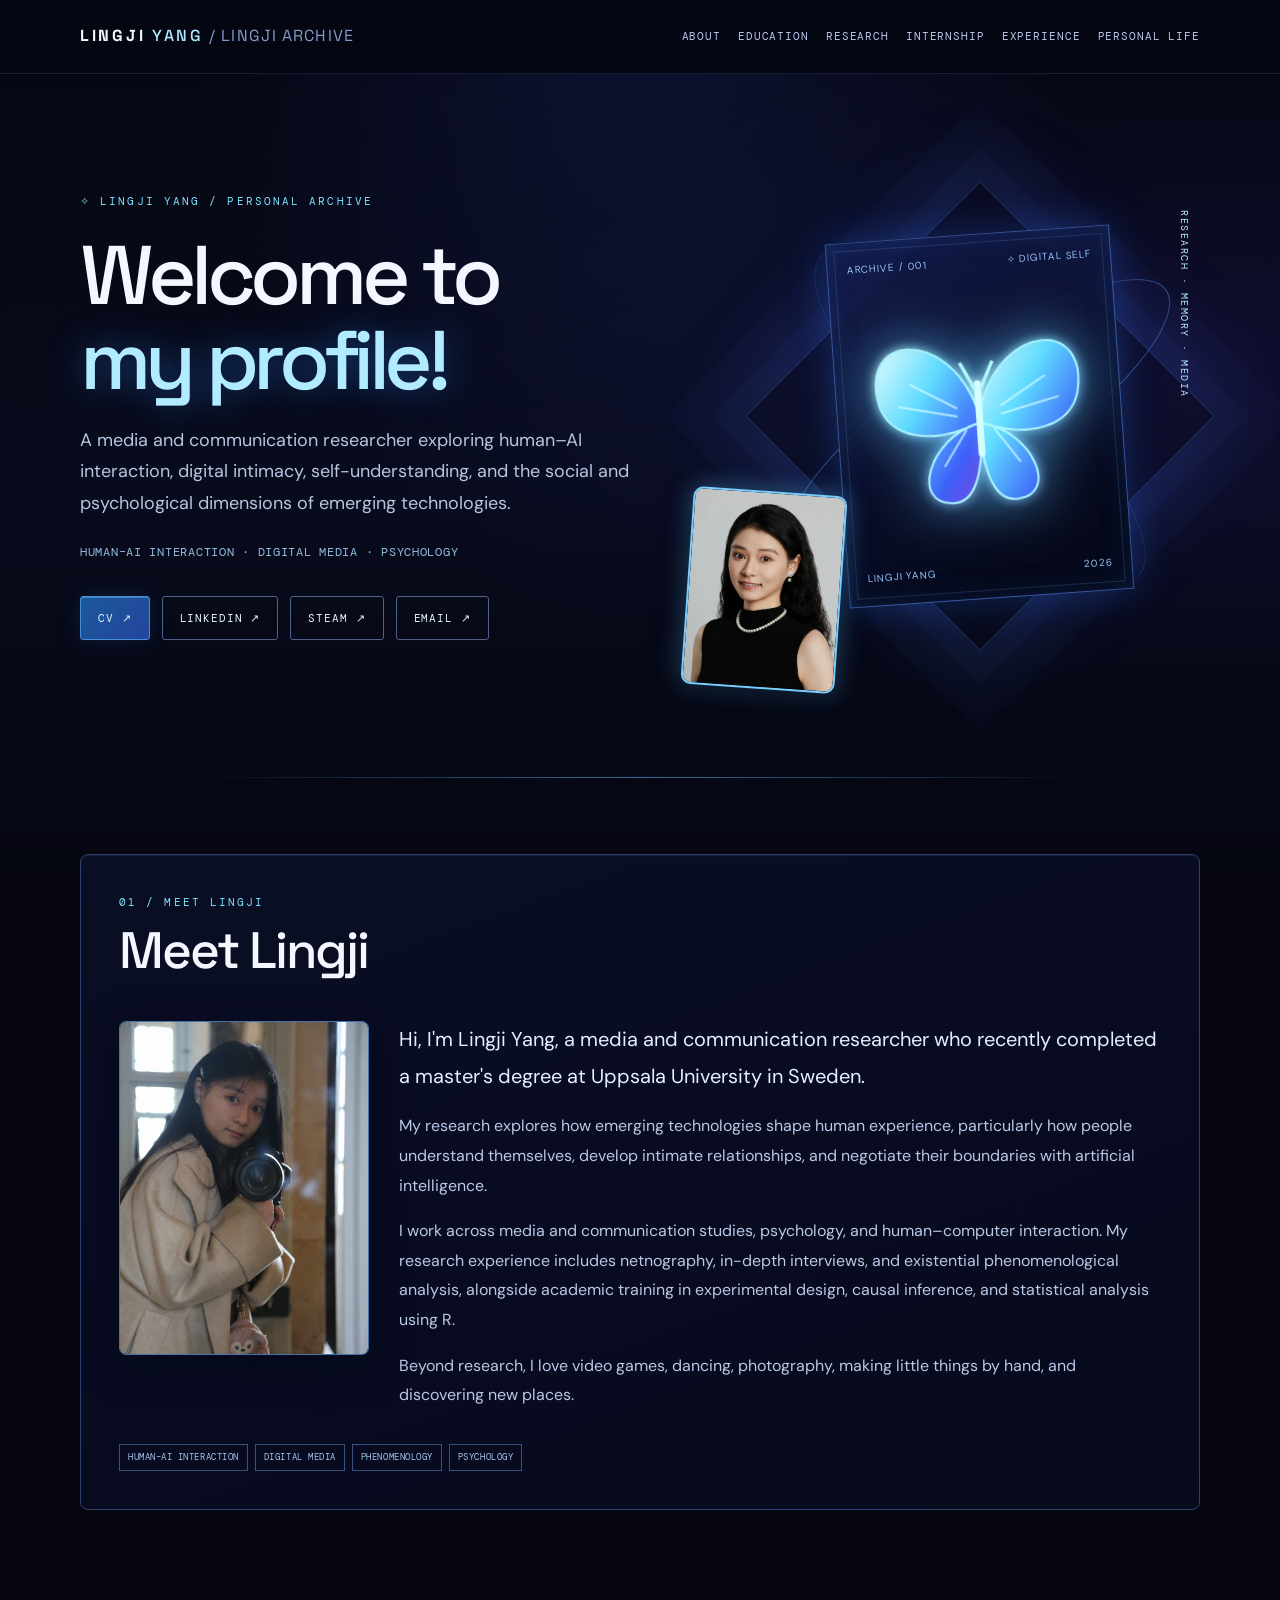
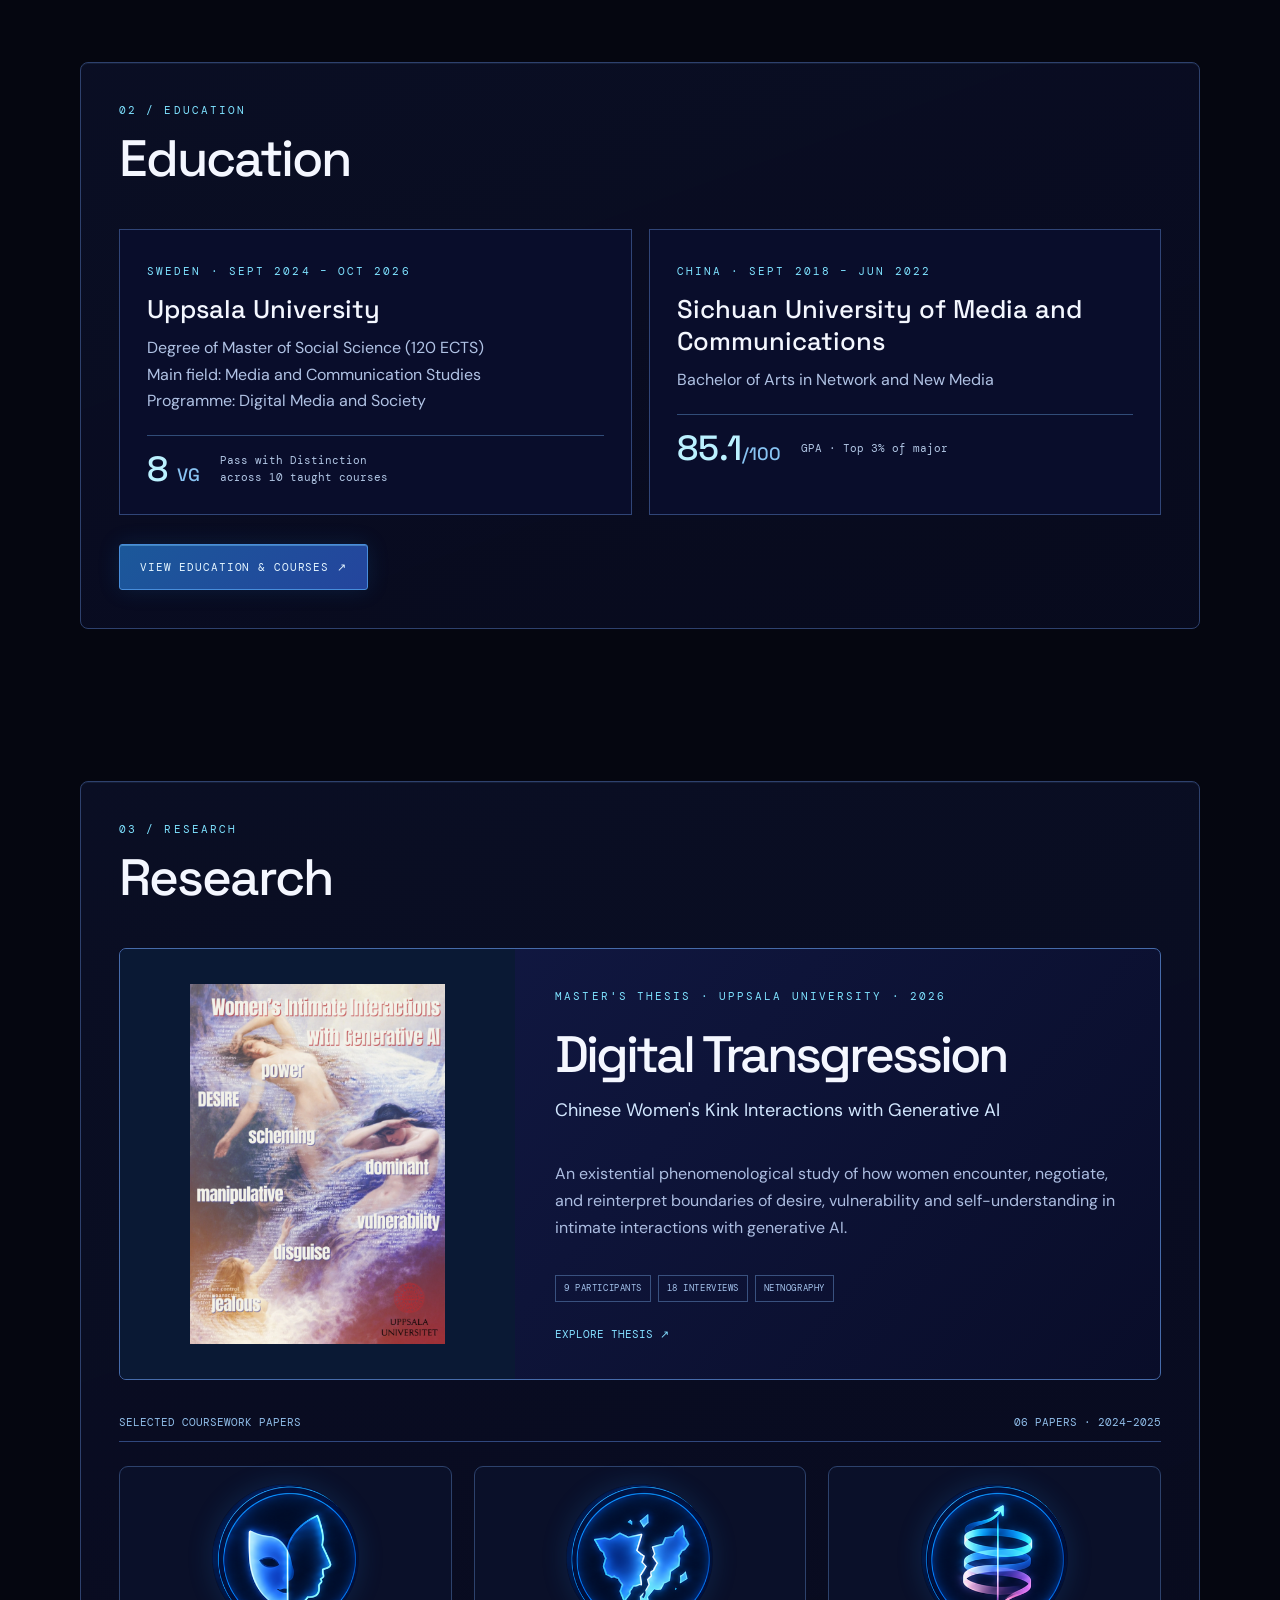
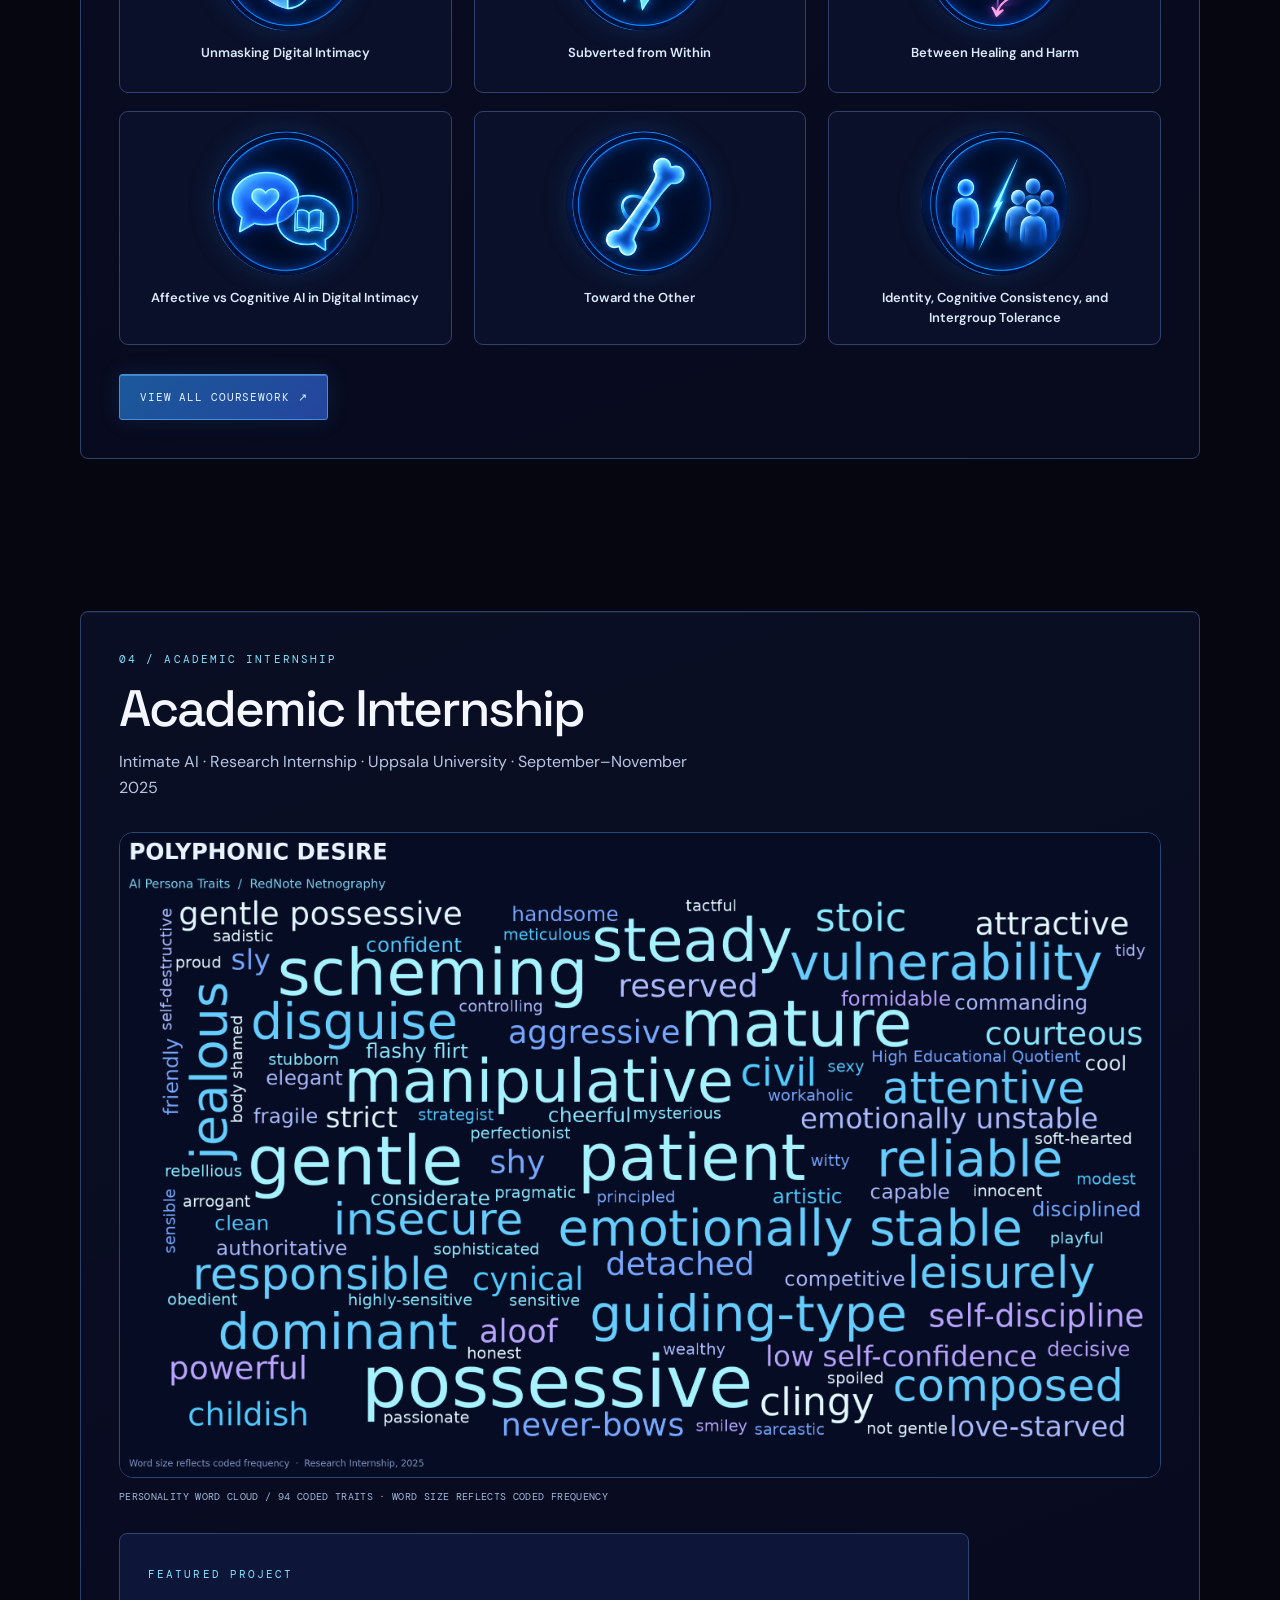
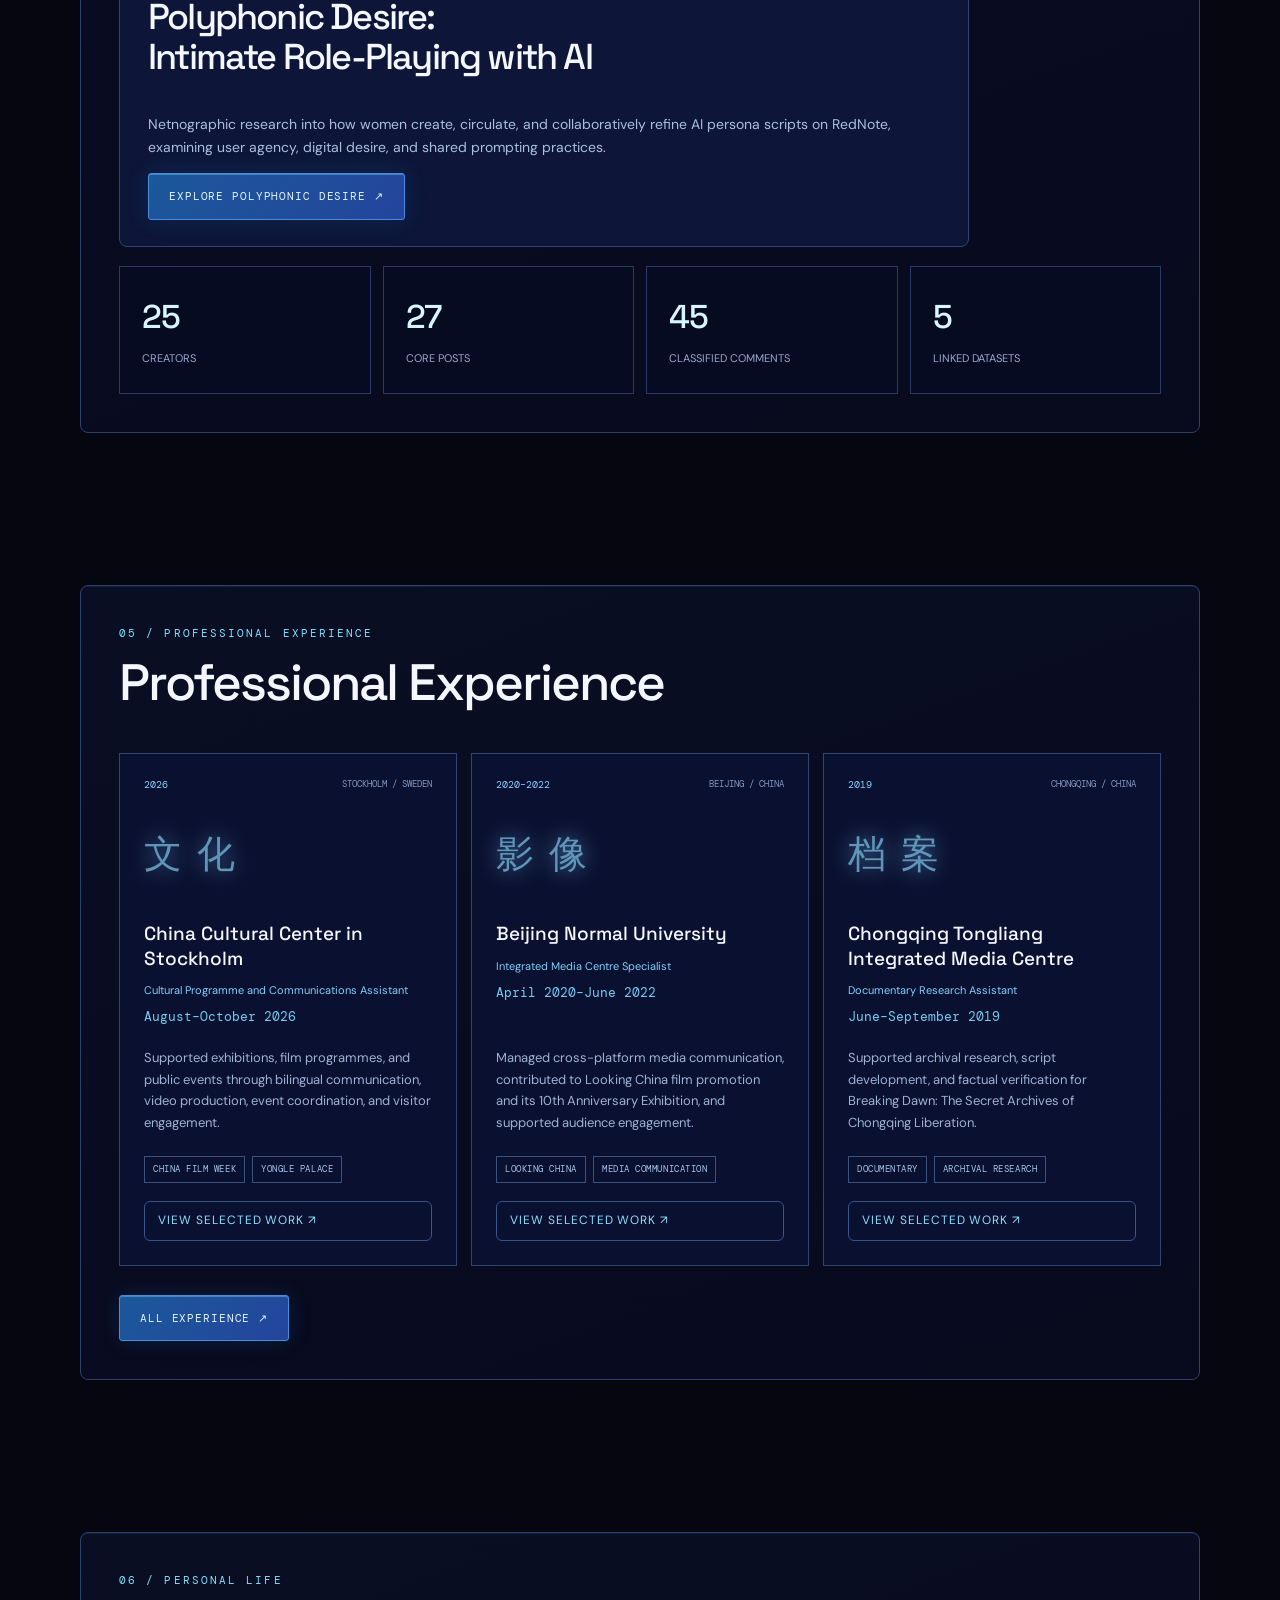
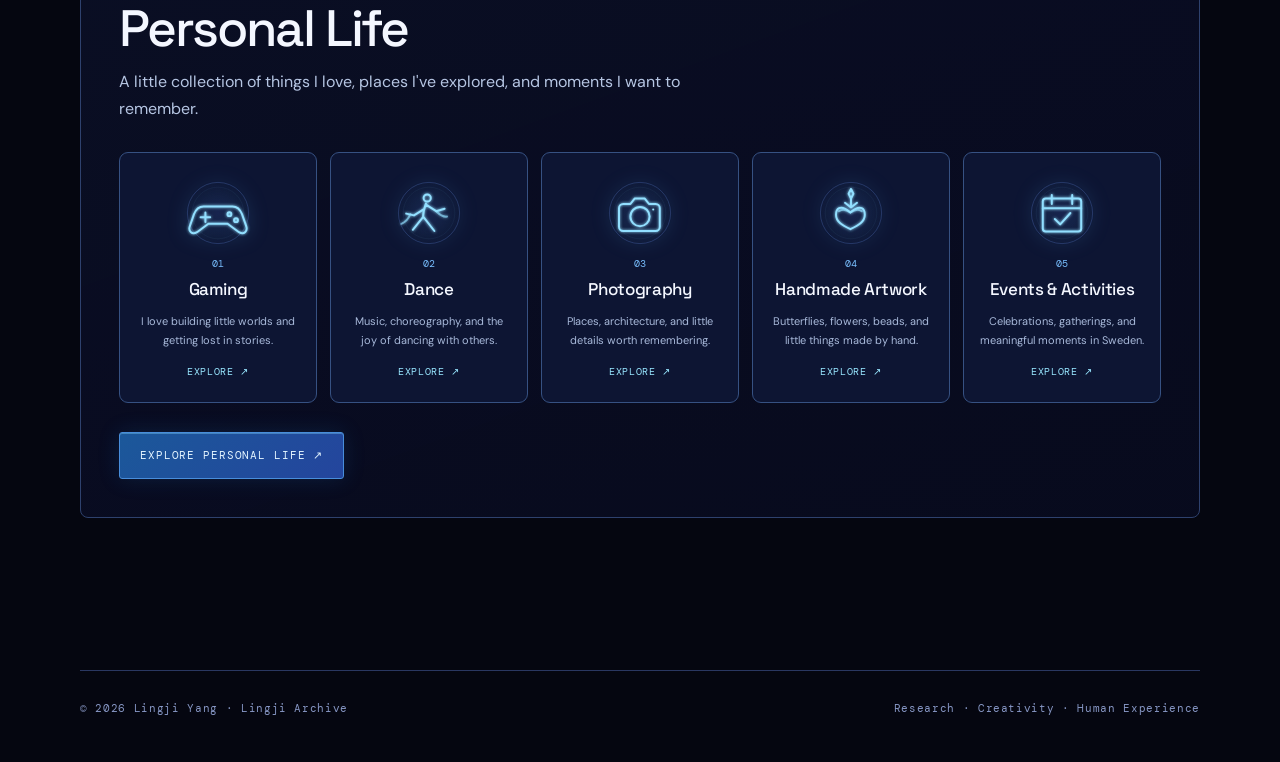
<file: index.html>
<!DOCTYPE html>
<html lang="en"><head><meta charset="utf-8"/><meta content="width=device-width,initial-scale=1" name="viewport"/><meta content="#050610" name="theme-color"/><meta content="A personal archive of research, work and creative life by Lingji Yang." name="description"/><title>Home · Lingji Archive</title><link href="assets/butterfly.svg" rel="icon" type="image/svg+xml"/><link href="styles.css" rel="stylesheet"/><link href="archive-update.css" rel="stylesheet"/></head><body><nav class="site-nav"><div class="wrap nav-inner"><a class="logo" href="index.html">LINGJI <b>YANG</b><span class="archive-wordmark"> / LINGJI ARCHIVE</span></a><div class="nav-links"><a href="index.html#about">ABOUT</a><a href="index.html#education">EDUCATION</a><a href="index.html#research">RESEARCH</a><a href="index.html#academic-internship">INTERNSHIP</a><a href="index.html#experience">EXPERIENCE</a><a href="index.html#personal-life">PERSONAL LIFE</a></div></div></nav><header class="hero" id="top"><div class="wrap hero-grid"><div class="hero-copy"><div class="eyebrow">✧ LINGJI YANG / PERSONAL ARCHIVE</div><h1>Welcome to<br/><em>my profile!</em></h1><p class="hero-desc">A media and communication researcher exploring human–AI interaction, digital intimacy, self-understanding, and the social and psychological dimensions of emerging technologies.</p><p class="hero-sub">HUMAN–AI INTERACTION · DIGITAL MEDIA · PSYCHOLOGY</p><div class="button-row"><a class="btn primary" href="assets/Lingji_Yang_Academic_CV.pdf" rel="noopener" target="_blank">CV ↗</a><a class="btn quiet" href="https://www.linkedin.com/in/lingji-yang-00aa20309" rel="noopener" target="_blank">LINKEDIN ↗</a><a class="btn quiet" href="https://steamcommunity.com/profiles/76561198952881901/" rel="noopener" target="_blank">STEAM ↗</a><a class="btn quiet" href="mailto:yanglingji@outlook.com">EMAIL ↗</a></div></div><div class="hero-art"><div class="orbit"></div><div class="orbit two"></div><div class="art-card"><div class="art-top"><span>ARCHIVE / 001</span><span>✧ DIGITAL SELF</span></div><img alt="Luminescent blue butterfly" class="butterfly" src="assets/butterfly.svg"/><div class="art-bottom"><span>LINGJI YANG</span><span>2026</span></div></div><img alt="Portrait of Lingji Yang in black with pearl necklace" class="hero-profile" src="assets/lingji-profile.webp"/><div class="art-corner mono">RESEARCH · MEMORY · MEDIA</div></div></div></header><main><section class="section" id="about"><div class="wrap showcase"><div class="section-head"><div><div class="eyebrow">01 / MEET LINGJI</div><h2>Meet Lingji</h2></div></div><div class="about-layout"><img alt="Lingji Yang with her camera" class="about-portrait" loading="lazy" src="assets/lingji-portrait.webp"/><div class="about-copy"><p class="lead">Hi, I'm Lingji Yang, a media and communication researcher who recently completed a master's degree at Uppsala University in Sweden.</p><p>My research explores how emerging technologies shape human experience, particularly how people understand themselves, develop intimate relationships, and negotiate their boundaries with artificial intelligence.</p><p>I work across media and communication studies, psychology, and human–computer interaction. My research experience includes netnography, in-depth interviews, and existential phenomenological analysis, alongside academic training in experimental design, causal inference, and statistical analysis using R.</p><p>Beyond research, I love video games, dancing, photography, making little things by hand, and discovering new places.</p></div></div><div class="tags"><span class="chip">HUMAN–AI INTERACTION</span><span class="chip">DIGITAL MEDIA</span><span class="chip">PHENOMENOLOGY</span><span class="chip">PSYCHOLOGY</span></div></div></section><section class="section" id="education"><div class="wrap showcase"><div class="section-head"><div><div class="eyebrow">02 / EDUCATION</div><h2>Education</h2></div></div><div class="education-quick-grid"><div class="degree-panel"><div class="degree-heading"><div><span class="eyebrow">SWEDEN · SEPT 2024 – OCT 2026</span><h3>Uppsala University</h3><p>Degree of Master of Social Science (120 ECTS)<br/>Main field: Media and Communication Studies<br/>Programme: Digital Media and Society</p></div></div><div class="education-highlights"><span class="education-number">8 <small>VG</small></span><span>Pass with Distinction<br/>across 10 taught courses</span></div></div><div class="degree-panel bachelor"><div class="degree-heading"><div><span class="eyebrow">CHINA · SEPT 2018 – JUN 2022</span><h3>Sichuan University of Media and Communications</h3><p>Bachelor of Arts in Network and New Media</p></div></div><div class="education-highlights"><span class="education-number">85.1<small>/100</small></span><span>GPA · Top 3% of major</span></div></div></div><p class="section-action"><a class="btn primary" href="education.html">VIEW EDUCATION &amp; COURSES ↗</a></p></div></section><section class="section" id="research"><div class="wrap showcase"><div class="section-head"><div><div class="eyebrow">03 / RESEARCH</div><h2>Research</h2></div></div> <a class="feature-paper" href="thesis.html"><div class="feature-visual"><img alt="Original master's thesis poster by Lingji Yang" class="thesis-cover" src="assets/digital-transgression-poster.webp"/></div><div class="feature-copy"><div class="eyebrow">MASTER'S THESIS · UPPSALA UNIVERSITY · 2026</div><h3>Digital Transgression</h3><p class="feature-sub">Chinese Women's Kink Interactions with Generative AI</p><p>An existential phenomenological study of how women encounter, negotiate, and reinterpret boundaries of desire, vulnerability and self-understanding in intimate interactions with generative AI.</p><div class="tags"><span class="chip">9 PARTICIPANTS</span><span class="chip">18 INTERVIEWS</span><span class="chip">NETNOGRAPHY</span></div><span class="view-link">EXPLORE THESIS ↗</span></div></a><div class="archive-divider home-paper-divider"><span>SELECTED COURSEWORK PAPERS</span><span>06 PAPERS · 2024–2025</span></div><div class="badge-shelf"><a class="badge-entry" href="papers/unmasking.html"><img alt="Unmasking Digital Intimacy research emblem" loading="lazy" src="assets/research-unmasking-exact.png"/><span class="badge-title">Unmasking Digital Intimacy</span></a><a class="badge-entry" href="papers/feminism.html"><img alt="Subverted from Within research emblem" loading="lazy" src="assets/research-feminism-exact.png"/><span class="badge-title">Subverted from Within</span></a><a class="badge-entry" href="papers/healing.html"><img alt="Between Healing and Harm research emblem" loading="lazy" src="assets/research-healing-exact.png"/><span class="badge-title">Between Healing and Harm</span></a><a class="badge-entry" href="papers/affective.html"><img alt="Affective vs Cognitive AI in Digital Intimacy research emblem" loading="lazy" src="assets/research-affective-exact.png"/><span class="badge-title">Affective vs Cognitive AI in Digital Intimacy</span></a><a class="badge-entry" href="papers/other.html"><img alt="Toward the Other research emblem" loading="lazy" src="assets/research-other-exact.png"/><span class="badge-title">Toward the Other</span></a><a class="badge-entry" href="papers/identity.html"><img alt="Identity, Cognitive Consistency, and Intergroup Tolerance research emblem" loading="lazy" src="assets/research-identity-exact.png"/><span class="badge-title">Identity, Cognitive Consistency, and Intergroup Tolerance</span></a></div><p class="section-action"><a class="btn primary" href="coursework.html">VIEW ALL COURSEWORK ↗</a></p></div></section><section class="section" id="academic-internship"><div class="wrap showcase"><div class="section-head"><div><div class="eyebrow">04 / ACADEMIC INTERNSHIP</div><h2>Academic Internship</h2><p class="section-intro">Intimate AI · Research Internship · Uppsala University · September–November 2025</p></div></div><img alt="Original coded personality word cloud with 94 traits" class="internship-teaser-wordcloud" loading="lazy" src="assets/polyphonic-personality-wordcloud.png"/><p class="wordcloud-caption">PERSONALITY WORD CLOUD / 94 CODED TRAITS · WORD SIZE REFLECTS CODED FREQUENCY</p><div class="internship-hero internship-single"><div><span class="eyebrow">FEATURED PROJECT</span><h3>Polyphonic Desire:<br/>Intimate Role-Playing with AI</h3><p>Netnographic research into how women create, circulate, and collaboratively refine AI persona scripts on RedNote, examining user agency, digital desire, and shared prompting practices.</p><a class="btn primary" href="internship.html">EXPLORE POLYPHONIC DESIRE ↗</a></div></div><div class="stats"><div class="stat"><strong>25</strong><span>CREATORS</span></div><div class="stat"><strong>27</strong><span>CORE POSTS</span></div><div class="stat"><strong>45</strong><span>CLASSIFIED COMMENTS</span></div><div class="stat"><strong>5</strong><span>LINKED DATASETS</span></div></div></div></section><section class="section" id="experience"><div class="wrap showcase"><div class="section-head"><div><div class="eyebrow">05 / PROFESSIONAL EXPERIENCE</div><h2>Professional Experience</h2></div></div><div class="experience-grid exp-v3"><article><div class="exp-top"><span class="exp-year">2026</span><span class="exp-place">STOCKHOLM / SWEDEN</span></div><div class="exp-glyph">文化</div><h3>China Cultural Center in Stockholm</h3><span class="exp-role">Cultural Programme and Communications Assistant</span><p class="exp-date">August–October 2026</p><p>Supported exhibitions, film programmes, and public events through bilingual communication, video production, event coordination, and visitor engagement.</p><div class="tags"><span class="chip">CHINA FILM WEEK</span><span class="chip">YONGLE PALACE</span></div><a class="exp-link" href="experience.html#stockholm">VIEW SELECTED WORK ↗</a></article><article><div class="exp-top"><span class="exp-year">2020–2022</span><span class="exp-place">BEIJING / CHINA</span></div><div class="exp-glyph">影像</div><h3>Beijing Normal University</h3><span class="exp-role">Integrated Media Centre Specialist</span><p class="exp-date">April 2020–June 2022</p><p>Managed cross-platform media communication, contributed to Looking China film promotion and its 10th Anniversary Exhibition, and supported audience engagement.</p><div class="tags"><span class="chip">LOOKING CHINA</span><span class="chip">MEDIA COMMUNICATION</span></div><a class="exp-link" href="experience.html#beijing">VIEW SELECTED WORK ↗</a></article><article><div class="exp-top"><span class="exp-year">2019</span><span class="exp-place">CHONGQING / CHINA</span></div><div class="exp-glyph">档案</div><h3>Chongqing Tongliang Integrated Media Centre</h3><span class="exp-role">Documentary Research Assistant</span><p class="exp-date">June–September 2019</p><p>Supported archival research, script development, and factual verification for Breaking Dawn: The Secret Archives of Chongqing Liberation.</p><div class="tags"><span class="chip">DOCUMENTARY</span><span class="chip">ARCHIVAL RESEARCH</span></div><a class="exp-link" href="experience.html#chongqing">VIEW SELECTED WORK ↗</a></article></div><p class="section-action"><a class="btn primary" href="experience.html">ALL EXPERIENCE ↗</a></p></div></section><section class="section" id="personal-life"><div class="wrap showcase"><div class="section-head"><div><div class="eyebrow">06 / PERSONAL LIFE</div><h2>Personal Life</h2><p class="section-intro">A little collection of things I love, places I've explored, and moments I want to remember.</p></div></div><div class="personal-tiles"><a class="personal-tile" href="personal-life.html#gaming"><img alt="" aria-hidden="true" src="assets/showcase-icons/gaming.svg"/><span class="personal-tile-no">01</span><h3>Gaming</h3><p>I love building little worlds and getting lost in stories.</p><span class="tile-cta">EXPLORE ↗</span></a><a class="personal-tile" href="personal-life.html#dance"><img alt="" aria-hidden="true" src="assets/showcase-icons/dance.svg"/><span class="personal-tile-no">02</span><h3>Dance</h3><p>Music, choreography, and the joy of dancing with others.</p><span class="tile-cta">EXPLORE ↗</span></a><a class="personal-tile" href="personal-life.html#photography"><img alt="" aria-hidden="true" src="assets/showcase-icons/camera.svg"/><span class="personal-tile-no">03</span><h3>Photography</h3><p>Places, architecture, and little details worth remembering.</p><span class="tile-cta">EXPLORE ↗</span></a><a class="personal-tile" href="personal-life.html#artwork"><img alt="" aria-hidden="true" src="assets/showcase-icons/handmade.svg"/><span class="personal-tile-no">04</span><h3>Handmade Artwork</h3><p>Butterflies, flowers, beads, and little things made by hand.</p><span class="tile-cta">EXPLORE ↗</span></a><a class="personal-tile" href="personal-life.html#activities"><img alt="" aria-hidden="true" src="assets/showcase-icons/events.svg"/><span class="personal-tile-no">05</span><h3>Events &amp; Activities</h3><p>Celebrations, gatherings, and meaningful moments in Sweden.</p><span class="tile-cta">EXPLORE ↗</span></a></div><p class="section-action"><a class="btn primary" href="personal-life.html">EXPLORE PERSONAL LIFE ↗</a></p></div></section></main><footer class="wrap footer"><span>© 2026 Lingji Yang · Lingji Archive</span><span>Research · Creativity · Human Experience</span></footer></body></html>
</file>
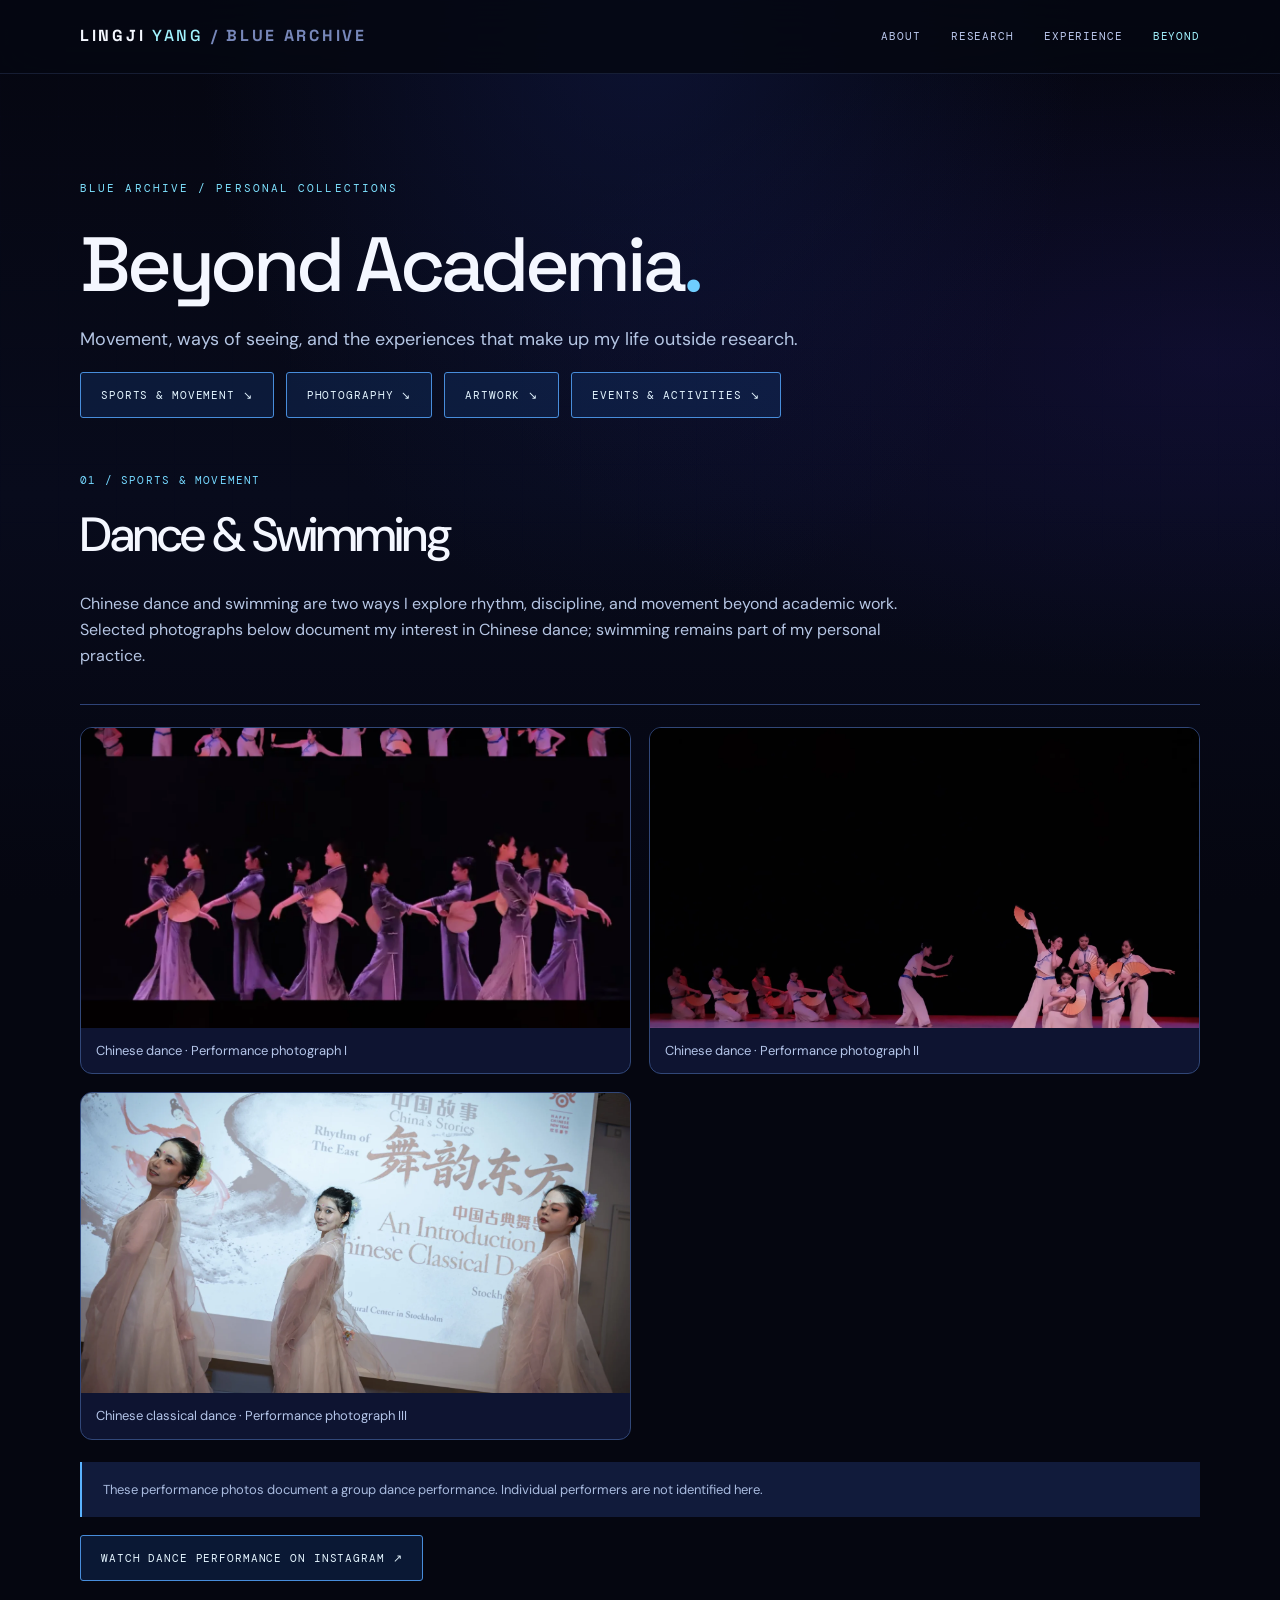
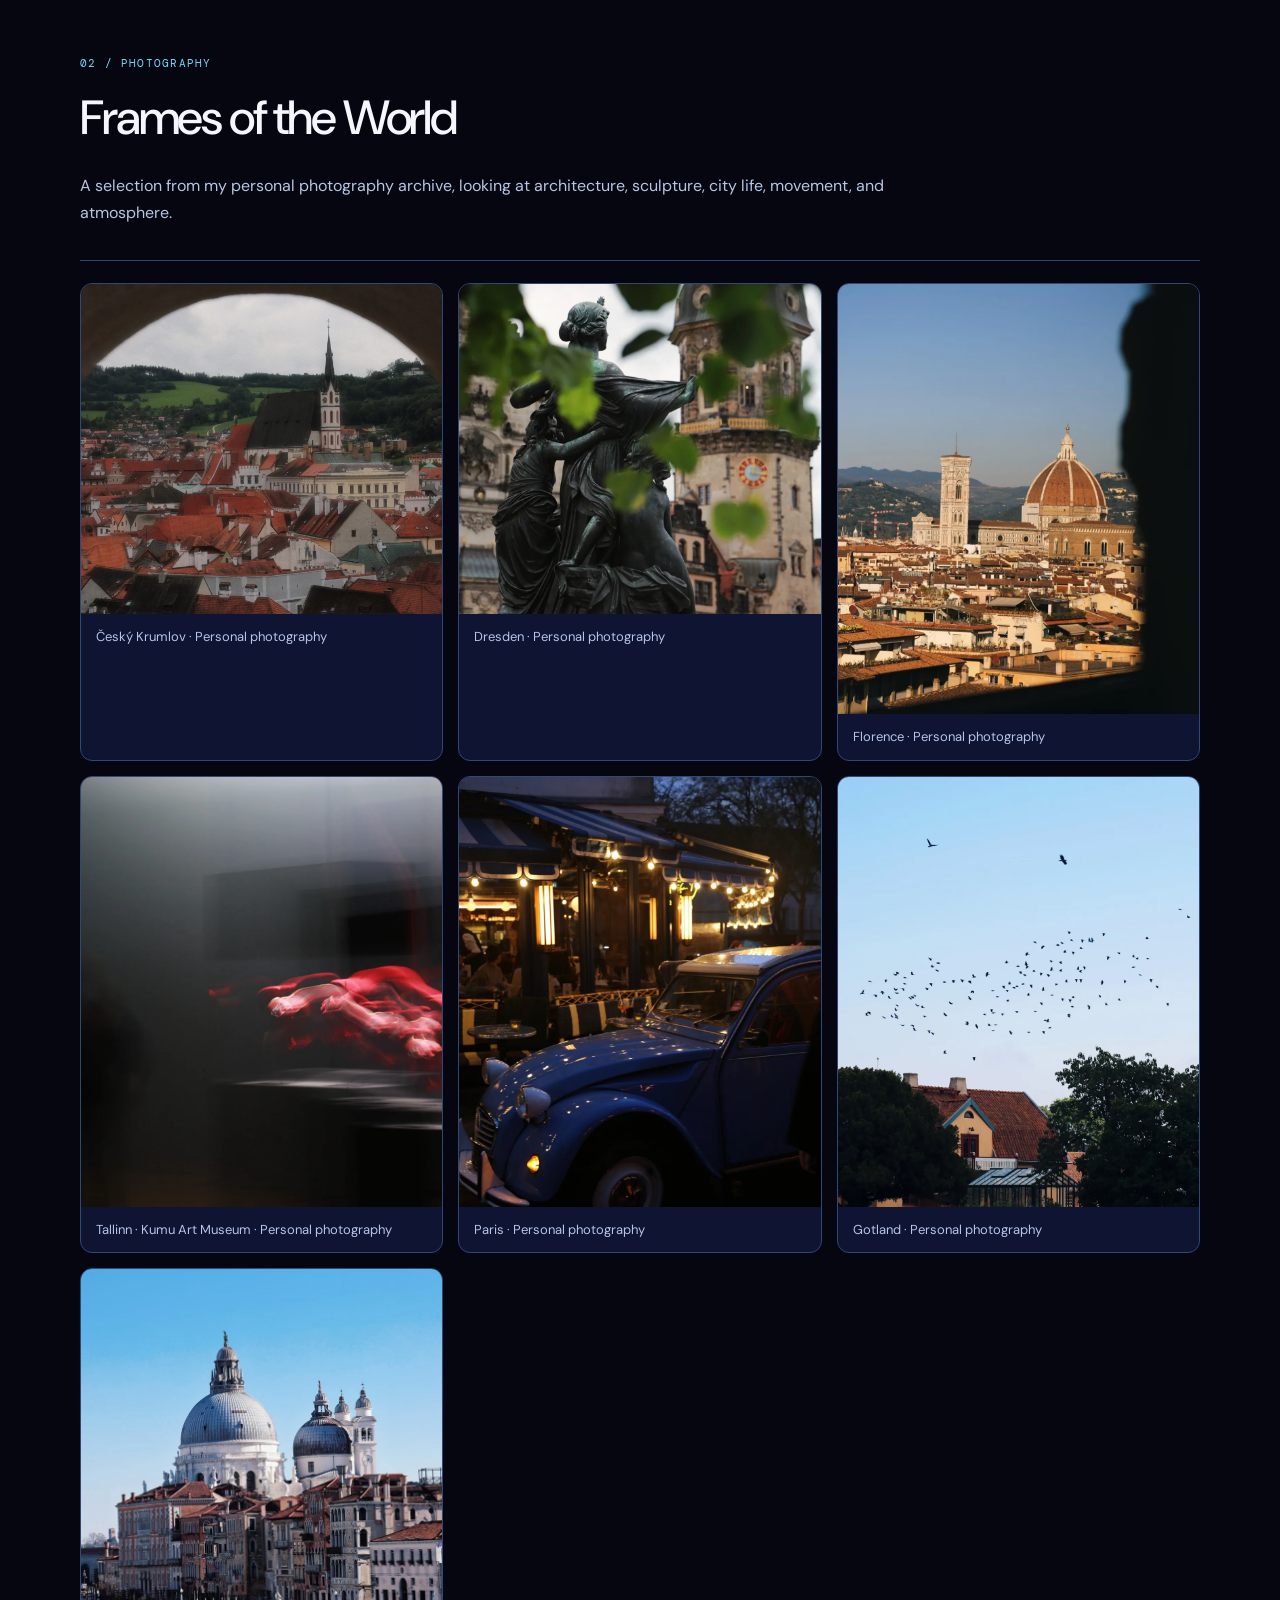
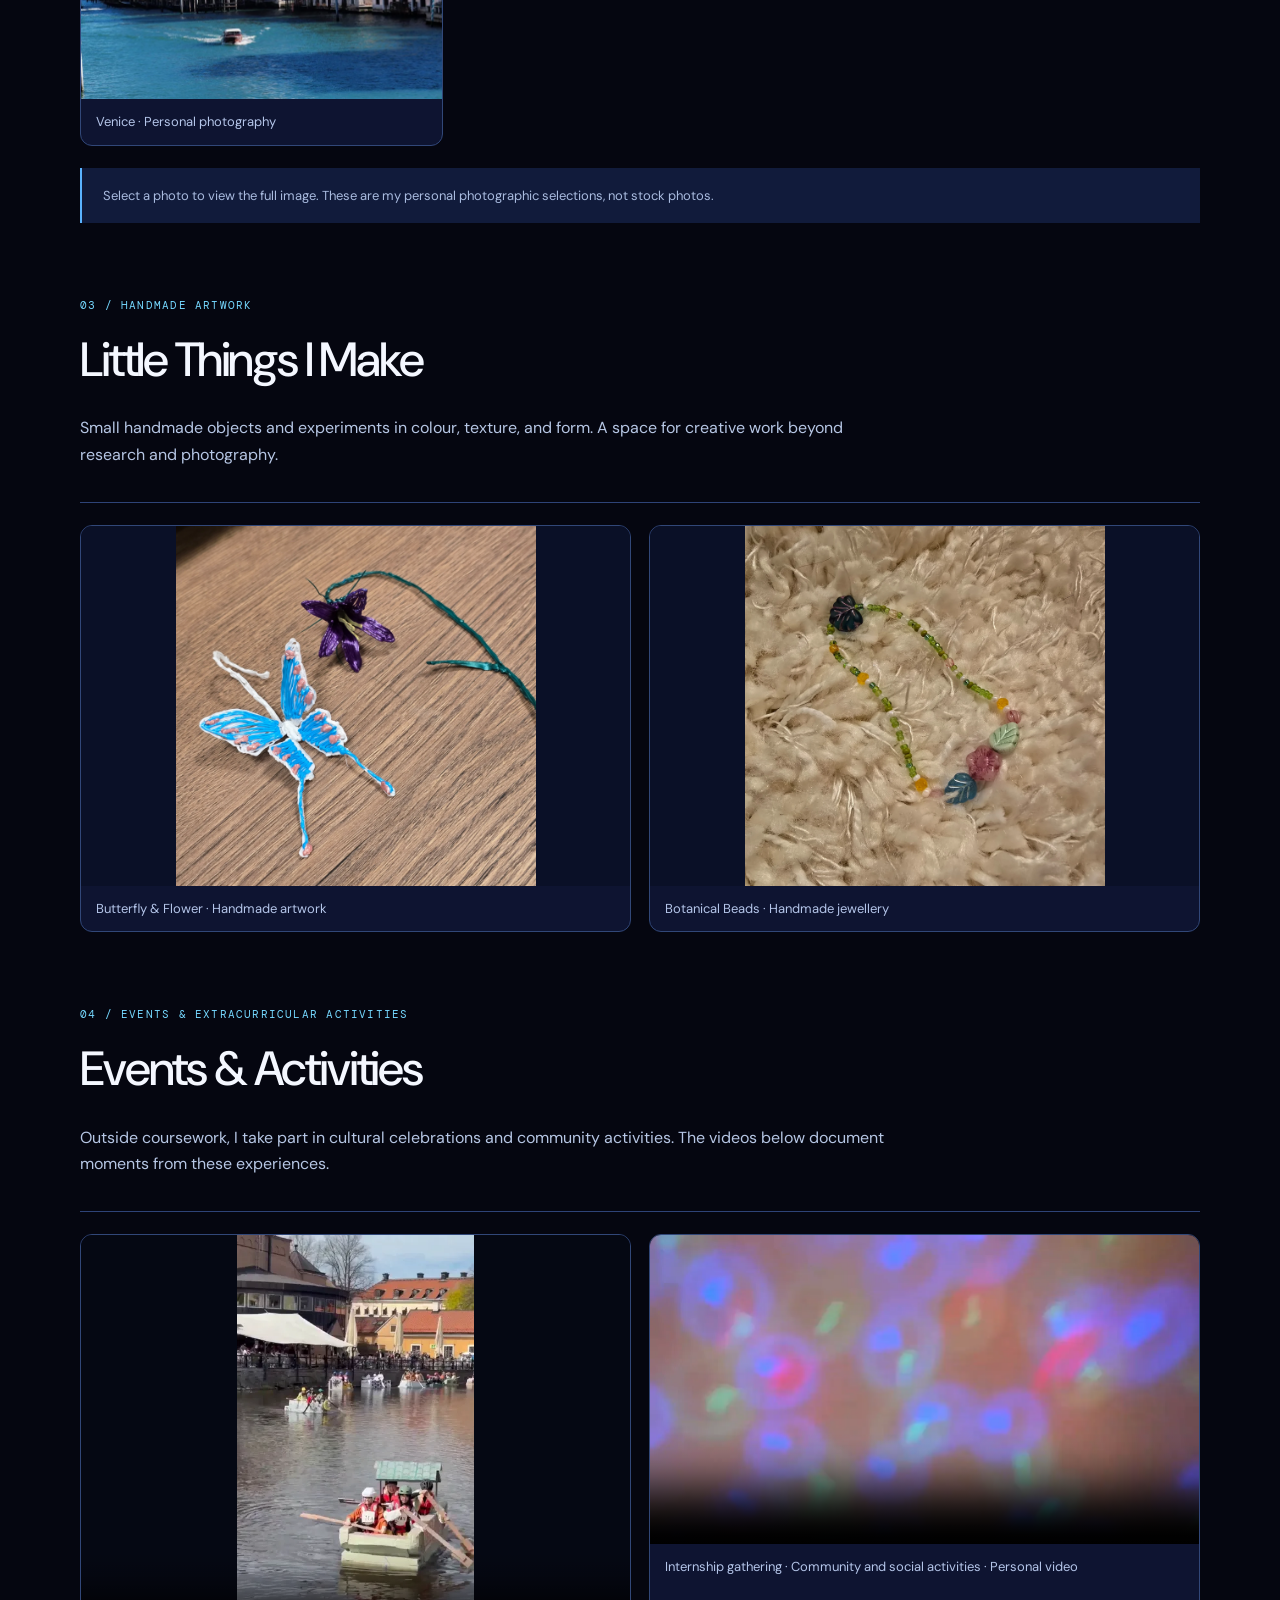
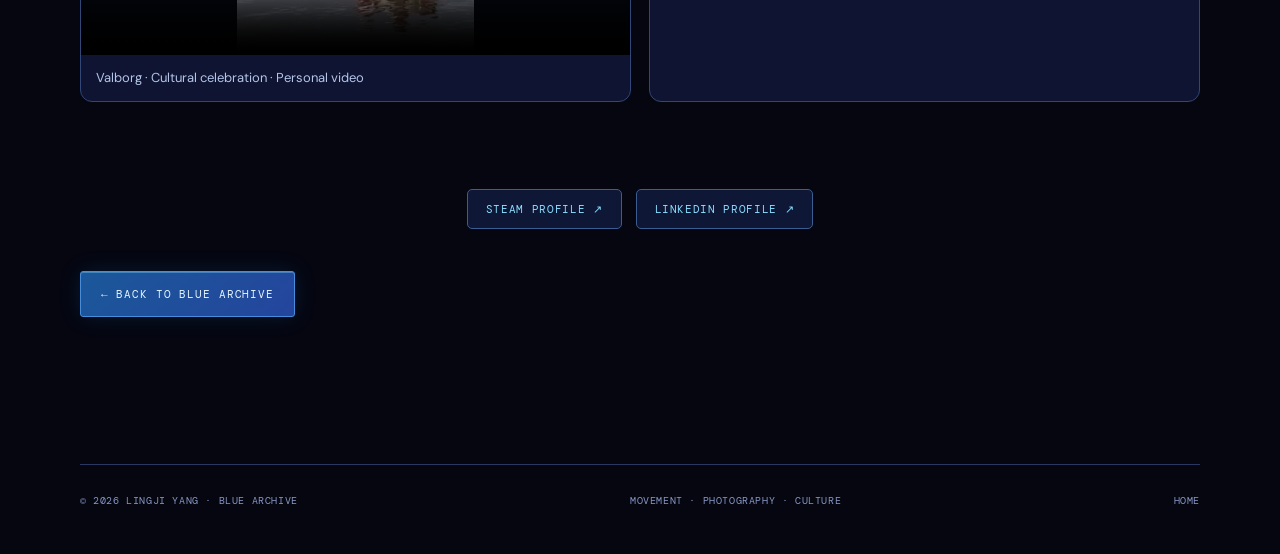
<file: beyond.html>
<!DOCTYPE html>
<html lang="en"><head><meta charset="utf-8"/><meta content="width=device-width,initial-scale=1" name="viewport"/><title>Beyond Academia | Lingji Yang · Blue Archive</title><meta content="Lingji Yang's personal archive: dance, swimming, photography, and cultural and community activities." name="description"/><link href="styles.css" rel="stylesheet"/></head><body><nav class="site-nav"><div class="wrap nav-inner"><a class="logo" href="index.html">LINGJI <b>YANG</b><span style="color:#7787b9"> / BLUE ARCHIVE</span></a><div class="nav-links"><a href="index.html#about">ABOUT</a><a href="index.html#research">RESEARCH</a><a href="index.html#experience">EXPERIENCE</a><a aria-current="page" href="beyond.html">BEYOND</a></div></div></nav><main class="beyond-page"><div class="wrap"><div class="eyebrow">BLUE ARCHIVE / PERSONAL COLLECTIONS</div><h1 class="page-title">Beyond Academia<span style="color:#6fceff">.</span></h1><p class="page-lede">Movement, ways of seeing, and the experiences that make up my life outside research.</p><div class="personal-links"><a class="btn" href="#movement">SPORTS &amp; MOVEMENT ↘</a><a class="btn" href="#photography">PHOTOGRAPHY ↘</a><a class="btn" href="#artwork">ARTWORK ↘</a><a class="btn" href="#activities">EVENTS &amp; ACTIVITIES ↘</a></div>
<section class="personal-collection" id="movement"><header class="personal-head"><div class="collection-kicker">01 / SPORTS &amp; MOVEMENT</div><h2>Dance &amp; Swimming</h2><p>Chinese dance and swimming are two ways I explore rhythm, discipline, and movement beyond academic work. Selected photographs below document my interest in Chinese dance; swimming remains part of my personal practice.</p></header><div class="media-grid"><figure><a href="assets/personal/dance-stage-01.webp" target="_blank"><img alt="Chinese dance ensemble performance with fans, photograph one" loading="lazy" src="assets/personal/dance-stage-01.webp"/></a><figcaption>Chinese dance · Performance photograph I</figcaption></figure><figure><a href="assets/personal/dance-stage-02.webp" target="_blank"><img alt="Chinese dance stage performance in three scenes" loading="lazy" src="assets/personal/dance-stage-02.webp"/></a><figcaption>Chinese dance · Performance photograph II</figcaption></figure><figure><a href="assets/personal/dance-stage-03.webp" target="_blank" rel="noopener"><img alt="Chinese classical dance performance with three dancers" loading="lazy" src="assets/personal/dance-stage-03.webp"/></a><figcaption>Chinese classical dance · Performance photograph III</figcaption></figure></div><p class="personal-note">These performance photos document a group dance performance. Individual performers are not identified here.</p><div class="personal-links"><a class="btn" href="https://www.instagram.com/reel/DSXJ-FAjAXA/" target="_blank" rel="noopener noreferrer">WATCH DANCE PERFORMANCE ON INSTAGRAM ↗</a></div></section>
<section class="personal-collection" id="photography"><header class="personal-head"><div class="collection-kicker">02 / PHOTOGRAPHY</div><h2>Frames of the World</h2><p>A selection from my personal photography archive, looking at architecture, sculpture, city life, movement, and atmosphere.</p></header><div class="photo-gallery"><figure class=""><a href="assets/personal/photo-cesky-krumlov.webp" rel="noopener" target="_blank"><img alt="Český Krumlov photography" loading="lazy" src="assets/personal/photo-cesky-krumlov.webp"/></a><figcaption>Český Krumlov · Personal photography</figcaption></figure><figure class=""><a href="assets/personal/photo-dresden.webp" rel="noopener" target="_blank"><img alt="Dresden photography" loading="lazy" src="assets/personal/photo-dresden.webp"/></a><figcaption>Dresden · Personal photography</figcaption></figure><figure class="portrait"><a href="assets/personal/photo-florence.webp" rel="noopener" target="_blank"><img alt="Florence photography" loading="lazy" src="assets/personal/photo-florence.webp"/></a><figcaption>Florence · Personal photography</figcaption></figure><figure class="portrait"><a href="assets/personal/photo-kumu.webp" rel="noopener" target="_blank"><img alt="Kumu Art Museum, Tallinn, Estonia, personal photography" loading="lazy" src="assets/personal/photo-kumu.webp"/></a><figcaption>Tallinn · Kumu Art Museum · Personal photography</figcaption></figure><figure class="portrait"><a href="assets/personal/photo-paris.webp" rel="noopener" target="_blank"><img alt="Paris photography" loading="lazy" src="assets/personal/photo-paris.webp"/></a><figcaption>Paris · Personal photography</figcaption></figure><figure class="portrait"><a href="assets/personal/photo-gotland.webp" rel="noopener" target="_blank"><img alt="Gotland photography" loading="lazy" src="assets/personal/photo-gotland.webp"/></a><figcaption>Gotland · Personal photography</figcaption></figure><figure class="portrait"><a href="assets/personal/photo-venice.webp" rel="noopener" target="_blank"><img alt="Venice waterfront architecture, personal photography" loading="lazy" src="assets/personal/photo-venice.webp"/></a><figcaption>Venice · Personal photography</figcaption></figure></div><p class="personal-note">Select a photo to view the full image. These are my personal photographic selections, not stock photos.</p></section>
<section class="personal-collection" id="artwork"><header class="personal-head"><div class="collection-kicker">03 / HANDMADE ARTWORK</div><h2>Little Things I Make</h2><p>Small handmade objects and experiments in colour, texture, and form. A space for creative work beyond research and photography.</p></header><div class="artwork-gallery"><figure><a href="assets/personal/artwork-butterfly-flower.webp" target="_blank" rel="noopener"><img src="assets/personal/artwork-butterfly-flower.webp" loading="lazy" alt="Handmade blue butterfly and purple flower"/></a><figcaption>Butterfly & Flower · Handmade artwork</figcaption></figure><figure><a href="assets/personal/artwork-bead-necklace.webp" target="_blank" rel="noopener"><img src="assets/personal/artwork-bead-necklace.webp" loading="lazy" alt="Handmade beaded necklace with botanical charms"/></a><figcaption>Botanical Beads · Handmade jewellery</figcaption></figure></div></section>
<section class="personal-collection" id="activities"><header class="personal-head"><div class="collection-kicker">04 / EVENTS &amp; EXTRACURRICULAR ACTIVITIES</div><h2>Events &amp; Activities</h2><p>Outside coursework, I take part in cultural celebrations and community activities. The videos below document moments from these experiences.</p></header><div class="media-grid"><figure><video controls="" playsinline="" poster="assets/personal/valborg-poster.webp" preload="metadata"><source src="assets/personal/valborg.mp4" type="video/mp4"/>Your browser does not support embedded video.</video><figcaption>Valborg · Cultural celebration · Personal video</figcaption></figure><figure><video controls="" playsinline="" poster="assets/personal/internship-gathering-poster.webp" preload="metadata"><source src="assets/personal/internship-gathering.mp4" type="video/mp4"/>Your browser does not support embedded video.</video><figcaption>Internship gathering · Community and social activities · Personal video</figcaption></figure></div></section>
<div class="social-profile-links"><a href="https://steamcommunity.com/profiles/76561198952881901/" target="_blank" rel="noopener noreferrer">STEAM PROFILE ↗</a><a href="https://www.linkedin.com/in/lingji-yang-00aa20309" target="_blank" rel="noopener noreferrer">LINKEDIN PROFILE ↗</a></div><p><a class="btn primary" href="index.html#beyond">← BACK TO BLUE ARCHIVE</a></p></div></main><footer class="wrap footer"><div>© 2026 LINGJI YANG · BLUE ARCHIVE</div><div>MOVEMENT · PHOTOGRAPHY · CULTURE</div><div><a href="index.html">HOME</a></div></footer></body></html>
</file>
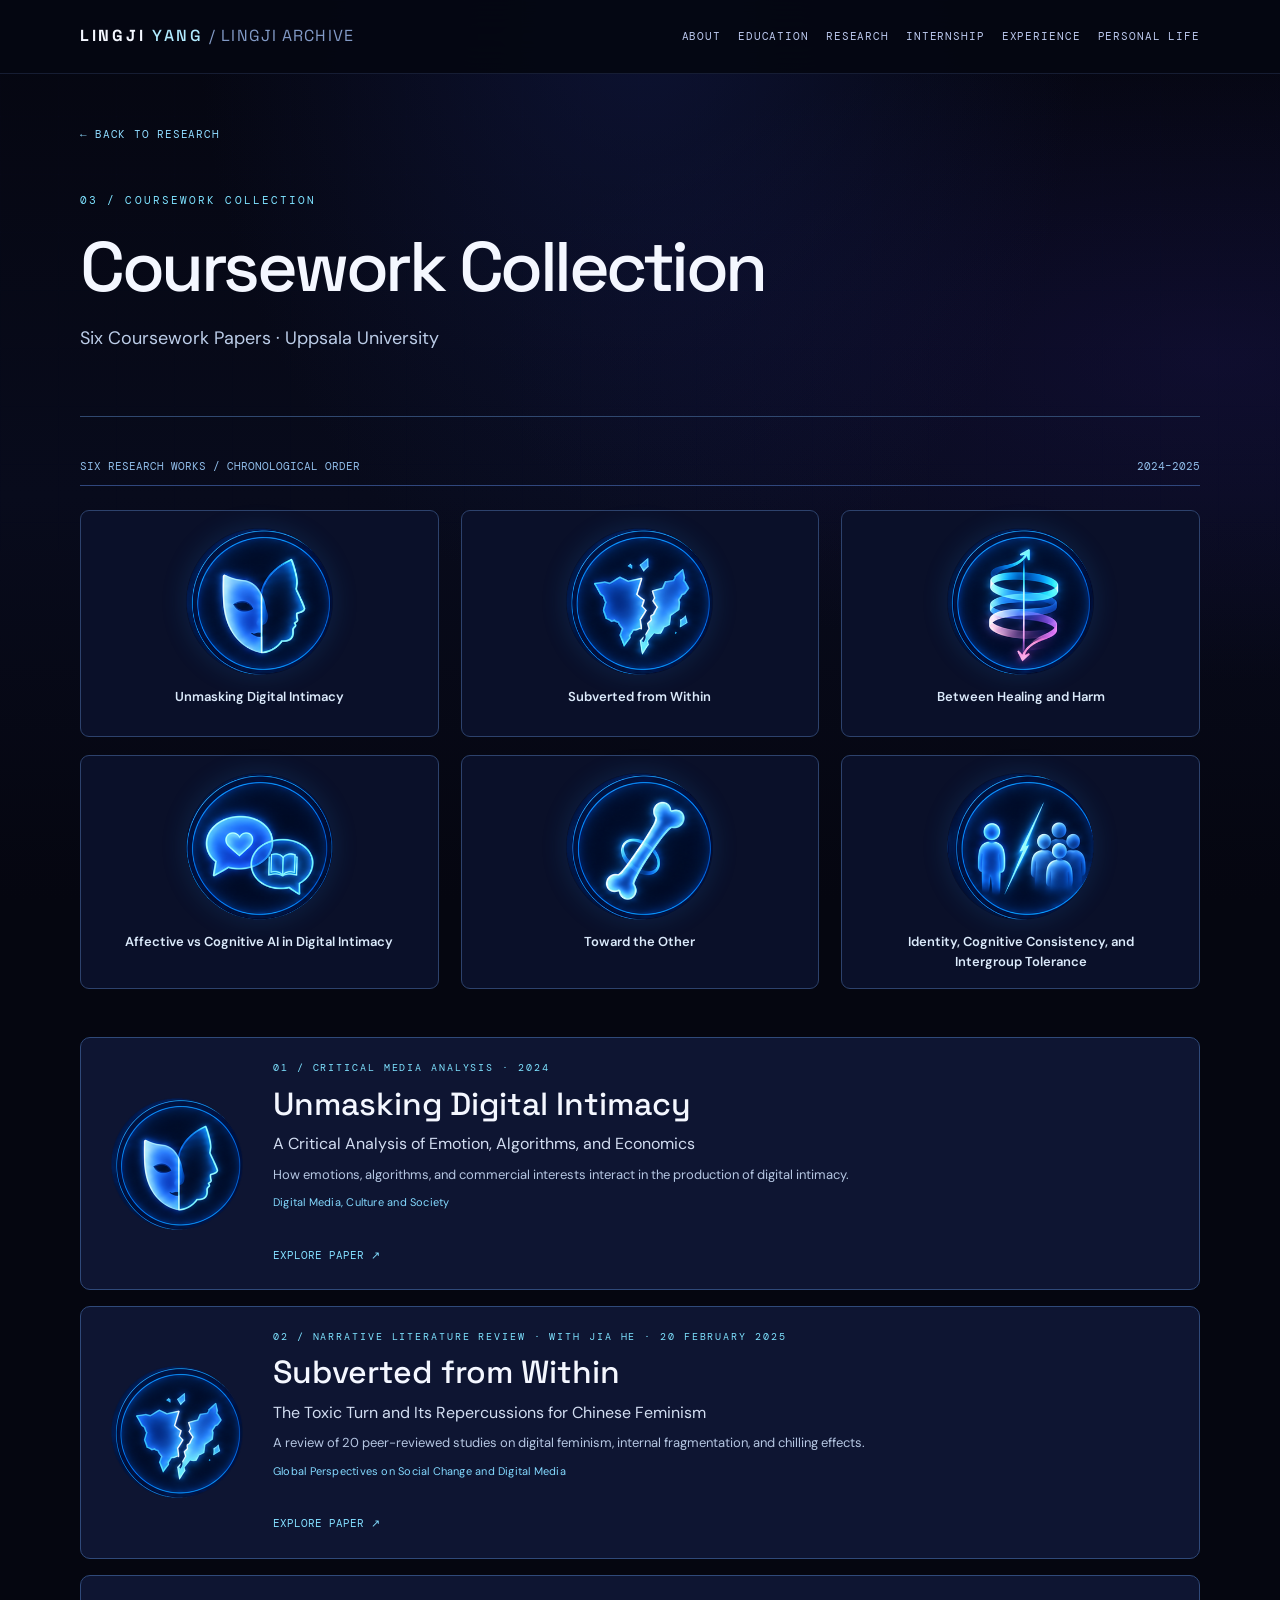
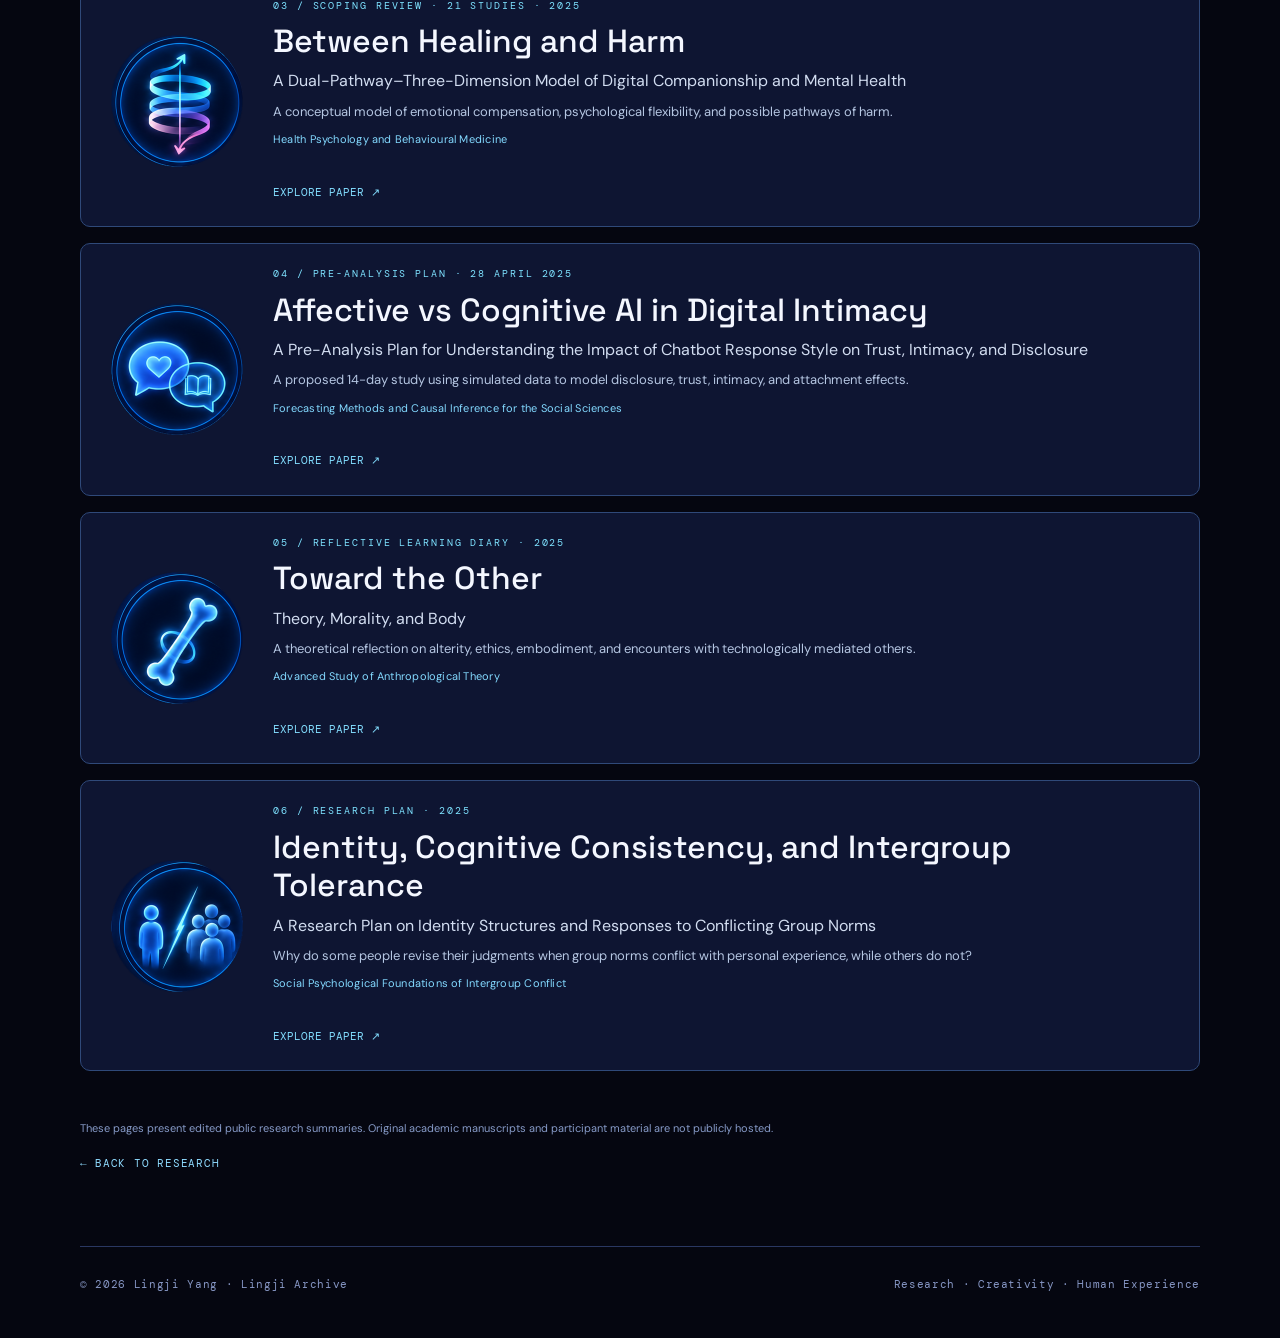
<file: coursework.html>
<!DOCTYPE html>
<html lang="en"><head><meta charset="utf-8"/><meta content="width=device-width,initial-scale=1" name="viewport"/><meta content="#050610" name="theme-color"/><meta content="A personal archive of research, work and creative life by Lingji Yang." name="description"/><title>Coursework Collection · Lingji Archive</title><link href="assets/butterfly.svg" rel="icon" type="image/svg+xml"/><link href="styles.css" rel="stylesheet"/><link href="archive-update.css" rel="stylesheet"/></head><body><nav class="site-nav"><div class="wrap nav-inner"><a class="logo" href="index.html">LINGJI <b>YANG</b><span class="archive-wordmark"> / LINGJI ARCHIVE</span></a><div class="nav-links"><a href="index.html#about">ABOUT</a><a href="index.html#education">EDUCATION</a><a href="index.html#research">RESEARCH</a><a href="index.html#academic-internship">INTERNSHIP</a><a href="index.html#experience">EXPERIENCE</a><a href="index.html#personal-life">PERSONAL LIFE</a></div></div></nav><main class="wrap detail-page"><div class="backline"><a href="index.html#research">← BACK TO RESEARCH</a></div><header class="detail-head"><div class="eyebrow">03 / COURSEWORK COLLECTION</div><h1>Coursework Collection</h1><p class="page-lede">Six Coursework Papers · Uppsala University</p></header><div class="archive-divider"><span>SIX RESEARCH WORKS / CHRONOLOGICAL ORDER</span><span>2024–2025</span></div><div class="badge-shelf"><a class="badge-entry" href="papers/unmasking.html"><img alt="Unmasking Digital Intimacy research emblem" loading="lazy" src="assets/research-unmasking-exact.png"/><span class="badge-title">Unmasking Digital Intimacy</span></a><a class="badge-entry" href="papers/feminism.html"><img alt="Subverted from Within research emblem" loading="lazy" src="assets/research-feminism-exact.png"/><span class="badge-title">Subverted from Within</span></a><a class="badge-entry" href="papers/healing.html"><img alt="Between Healing and Harm research emblem" loading="lazy" src="assets/research-healing-exact.png"/><span class="badge-title">Between Healing and Harm</span></a><a class="badge-entry" href="papers/affective.html"><img alt="Affective vs Cognitive AI in Digital Intimacy research emblem" loading="lazy" src="assets/research-affective-exact.png"/><span class="badge-title">Affective vs Cognitive AI in Digital Intimacy</span></a><a class="badge-entry" href="papers/other.html"><img alt="Toward the Other research emblem" loading="lazy" src="assets/research-other-exact.png"/><span class="badge-title">Toward the Other</span></a><a class="badge-entry" href="papers/identity.html"><img alt="Identity, Cognitive Consistency, and Intergroup Tolerance research emblem" loading="lazy" src="assets/research-identity-exact.png"/><span class="badge-title">Identity, Cognitive Consistency, and Intergroup Tolerance</span></a></div><div class="collection-list"><a class="collection-item" href="papers/unmasking.html"><img alt="Unmasking Digital Intimacy emblem" src="assets/research-unmasking-exact.png"/><div><div class="eyebrow">01 / CRITICAL MEDIA ANALYSIS · 2024</div><h2>Unmasking Digital Intimacy</h2><p class="collection-subtitle">A Critical Analysis of Emotion, Algorithms, and Economics</p><p>How emotions, algorithms, and commercial interests interact in the production of digital intimacy.</p><div class="course-meta-line">Digital Media, Culture and Society</div><span class="view-link">EXPLORE PAPER ↗</span></div></a><a class="collection-item" href="papers/feminism.html"><img alt="Subverted from Within emblem" src="assets/research-feminism-exact.png"/><div><div class="eyebrow">02 / NARRATIVE LITERATURE REVIEW · WITH JIA HE · 20 FEBRUARY 2025</div><h2>Subverted from Within</h2><p class="collection-subtitle">The Toxic Turn and Its Repercussions for Chinese Feminism</p><p>A review of 20 peer-reviewed studies on digital feminism, internal fragmentation, and chilling effects.</p><div class="course-meta-line">Global Perspectives on Social Change and Digital Media</div><span class="view-link">EXPLORE PAPER ↗</span></div></a><a class="collection-item" href="papers/healing.html"><img alt="Between Healing and Harm emblem" src="assets/research-healing-exact.png"/><div><div class="eyebrow">03 / SCOPING REVIEW · 21 STUDIES · 2025</div><h2>Between Healing and Harm</h2><p class="collection-subtitle">A Dual-Pathway–Three-Dimension Model of Digital Companionship and Mental Health</p><p>A conceptual model of emotional compensation, psychological flexibility, and possible pathways of harm.</p><div class="course-meta-line">Health Psychology and Behavioural Medicine</div><span class="view-link">EXPLORE PAPER ↗</span></div></a><a class="collection-item" href="papers/affective.html"><img alt="Affective vs Cognitive AI in Digital Intimacy emblem" src="assets/research-affective-exact.png"/><div><div class="eyebrow">04 / PRE-ANALYSIS PLAN · 28 APRIL 2025</div><h2>Affective vs Cognitive AI in Digital Intimacy</h2><p class="collection-subtitle">A Pre-Analysis Plan for Understanding the Impact of Chatbot Response Style on Trust, Intimacy, and Disclosure</p><p>A proposed 14-day study using simulated data to model disclosure, trust, intimacy, and attachment effects.</p><div class="course-meta-line">Forecasting Methods and Causal Inference for the Social Sciences</div><span class="view-link">EXPLORE PAPER ↗</span></div></a><a class="collection-item" href="papers/other.html"><img alt="Toward the Other emblem" src="assets/research-other-exact.png"/><div><div class="eyebrow">05 / REFLECTIVE LEARNING DIARY · 2025</div><h2>Toward the Other</h2><p class="collection-subtitle">Theory, Morality, and Body</p><p>A theoretical reflection on alterity, ethics, embodiment, and encounters with technologically mediated others.</p><div class="course-meta-line">Advanced Study of Anthropological Theory</div><span class="view-link">EXPLORE PAPER ↗</span></div></a><a class="collection-item" href="papers/identity.html"><img alt="Identity, Cognitive Consistency, and Intergroup Tolerance emblem" src="assets/research-identity-exact.png"/><div><div class="eyebrow">06 / RESEARCH PLAN · 2025</div><h2>Identity, Cognitive Consistency, and Intergroup Tolerance</h2><p class="collection-subtitle">A Research Plan on Identity Structures and Responses to Conflicting Group Norms</p><p>Why do some people revise their judgments when group norms conflict with personal experience, while others do not?</p><div class="course-meta-line">Social Psychological Foundations of Intergroup Conflict</div><span class="view-link">EXPLORE PAPER ↗</span></div></a></div><p class="archive-disclaimer">These pages present edited public research summaries. Original academic manuscripts and participant material are not publicly hosted.</p><p class="backline"><a href="index.html#research">← BACK TO RESEARCH</a></p></main><footer class="wrap footer"><span>© 2026 Lingji Yang · Lingji Archive</span><span>Research · Creativity · Human Experience</span></footer></body></html>
</file>
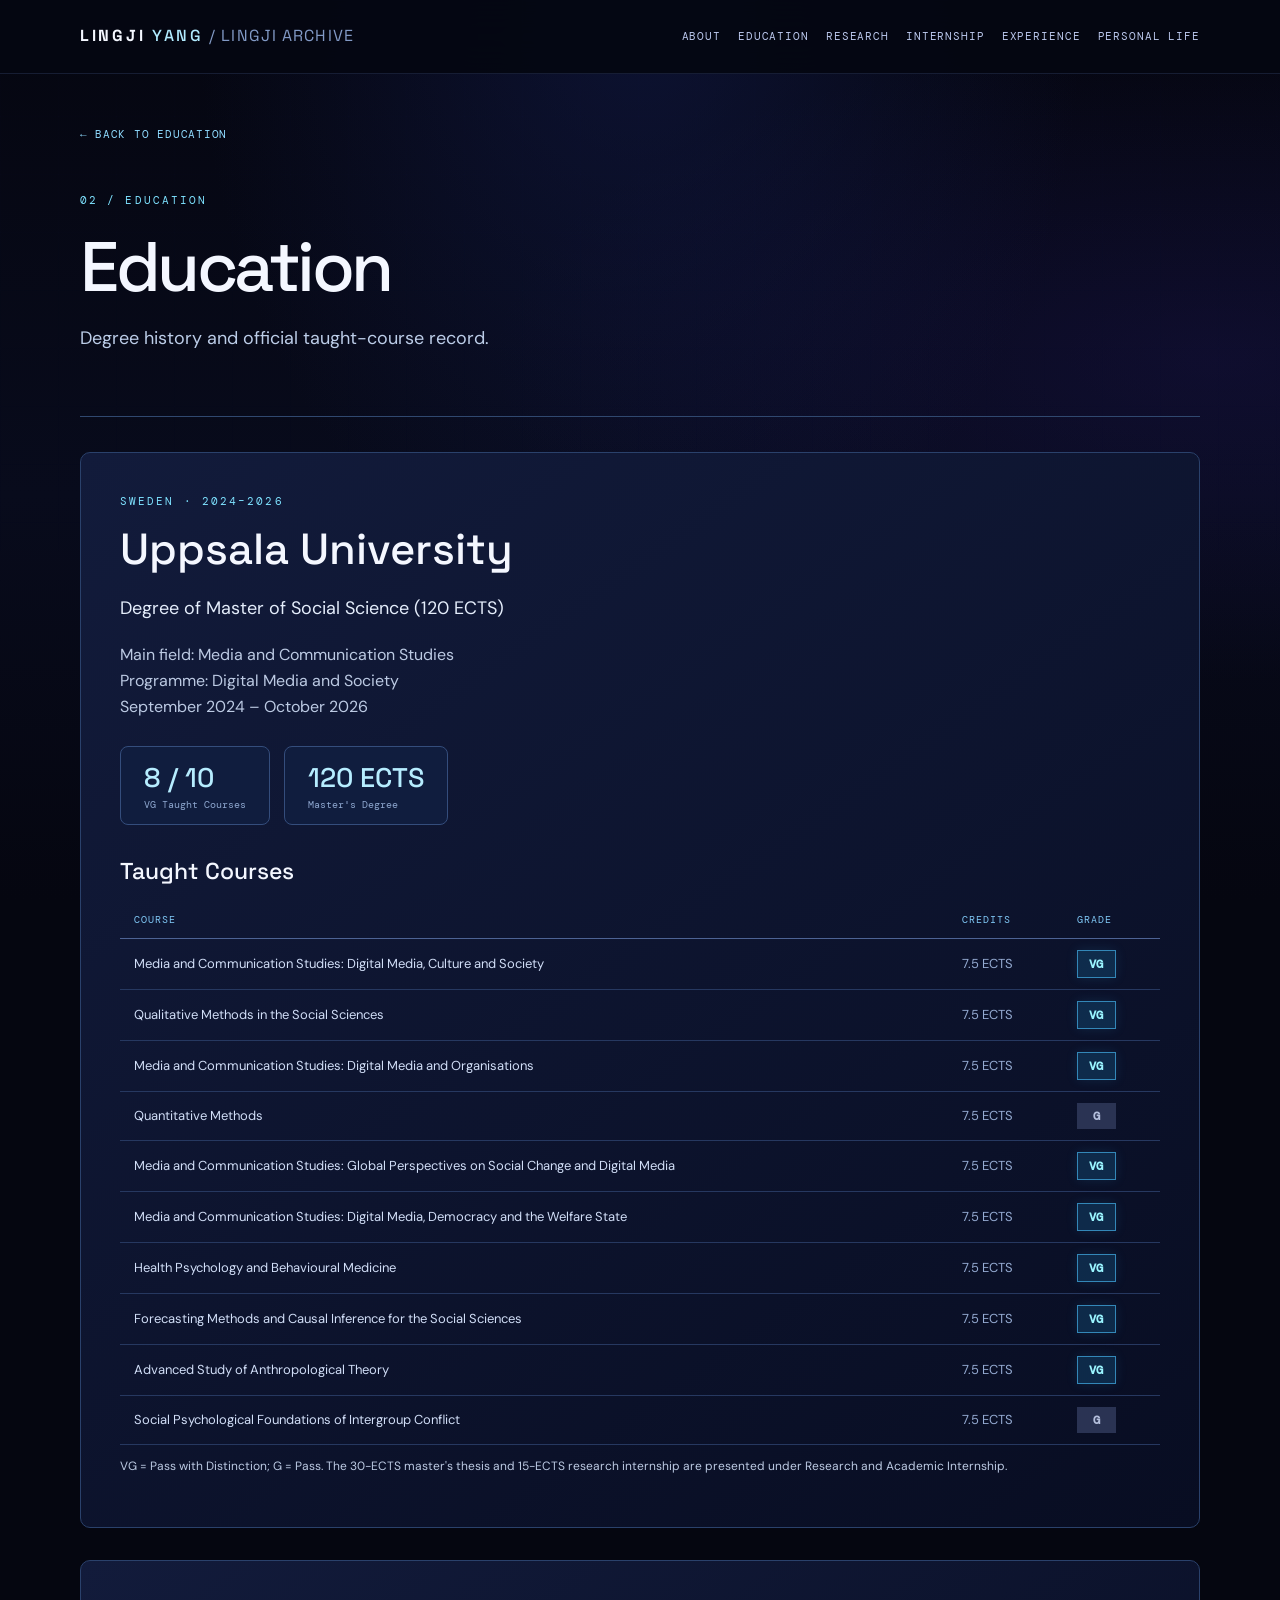
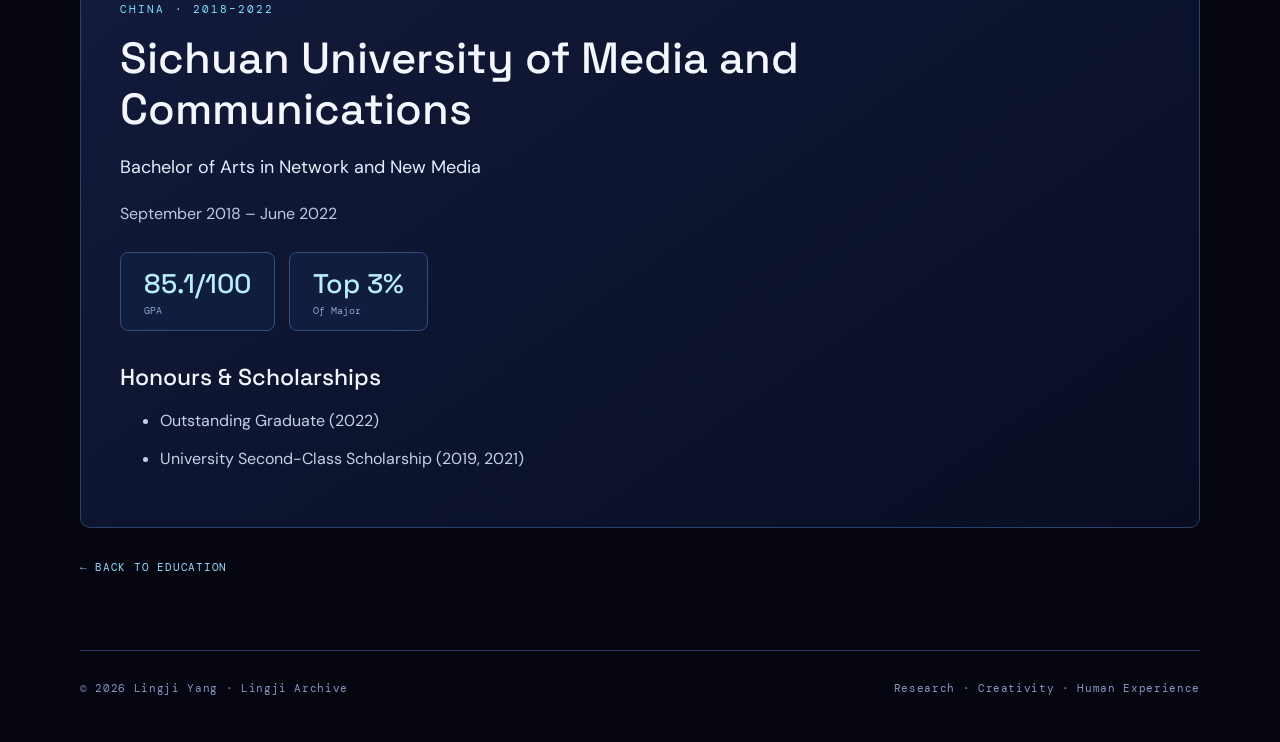
<file: education.html>
<!doctype html><html lang="en"><head><meta charset="utf-8"><meta name="viewport" content="width=device-width,initial-scale=1"><meta name="theme-color" content="#050610"><meta name="description" content="A personal archive of research, work and creative life by Lingji Yang."><title>Education · Lingji Archive</title><link rel="icon" href="assets/butterfly.svg" type="image/svg+xml"><link rel="stylesheet" href="styles.css"><link rel="stylesheet" href="archive-update.css"></head><body><nav class="site-nav"><div class="wrap nav-inner"><a class="logo" href="index.html">LINGJI <b>YANG</b><span class="archive-wordmark"> / LINGJI ARCHIVE</span></a><div class="nav-links"><a href="index.html#about">ABOUT</a><a href="index.html#education">EDUCATION</a><a href="index.html#research">RESEARCH</a><a href="index.html#academic-internship">INTERNSHIP</a><a href="index.html#experience">EXPERIENCE</a><a href="index.html#personal-life">PERSONAL LIFE</a></div></div></nav><main class="wrap detail-page"><div class="backline"><a href="index.html#education">← BACK TO EDUCATION</a></div><header class="detail-head"><div class="eyebrow">02 / EDUCATION</div><h1>Education</h1><p class="page-lede">Degree history and official taught-course record.</p></header><section class="detail-block"><div class="eyebrow">SWEDEN · 2024–2026</div><h2>Uppsala University</h2><p class="detail-strong">Degree of Master of Social Science (120 ECTS)</p><p>Main field: Media and Communication Studies<br>Programme: Digital Media and Society<br>September 2024 – October 2026</p><div class="stat-mini-grid"><div><strong>8 / 10</strong><span>VG Taught Courses</span></div><div><strong>120 ECTS</strong><span>Master's Degree</span></div></div><h3>Taught Courses</h3><div class="table-scroll"><table class="grades-table"><thead><tr><th>COURSE</th><th>CREDITS</th><th>GRADE</th></tr></thead><tbody><tr><td>Media and Communication Studies: Digital Media, Culture and Society</td><td class="credits">7.5 ECTS</td><td><span class="grade distinction">VG</span></td></tr><tr><td>Qualitative Methods in the Social Sciences</td><td class="credits">7.5 ECTS</td><td><span class="grade distinction">VG</span></td></tr><tr><td>Media and Communication Studies: Digital Media and Organisations</td><td class="credits">7.5 ECTS</td><td><span class="grade distinction">VG</span></td></tr><tr><td>Quantitative Methods</td><td class="credits">7.5 ECTS</td><td><span class="grade pass">G</span></td></tr><tr><td>Media and Communication Studies: Global Perspectives on Social Change and Digital Media</td><td class="credits">7.5 ECTS</td><td><span class="grade distinction">VG</span></td></tr><tr><td>Media and Communication Studies: Digital Media, Democracy and the Welfare State</td><td class="credits">7.5 ECTS</td><td><span class="grade distinction">VG</span></td></tr><tr><td>Health Psychology and Behavioural Medicine</td><td class="credits">7.5 ECTS</td><td><span class="grade distinction">VG</span></td></tr><tr><td>Forecasting Methods and Causal Inference for the Social Sciences</td><td class="credits">7.5 ECTS</td><td><span class="grade distinction">VG</span></td></tr><tr><td>Advanced Study of Anthropological Theory</td><td class="credits">7.5 ECTS</td><td><span class="grade distinction">VG</span></td></tr><tr><td>Social Psychological Foundations of Intergroup Conflict</td><td class="credits">7.5 ECTS</td><td><span class="grade pass">G</span></td></tr></tbody></table></div><p class="grade-note">VG = Pass with Distinction; G = Pass. The 30-ECTS master's thesis and 15-ECTS research internship are presented under Research and Academic Internship.</p></section><section class="detail-block"><div class="eyebrow">CHINA · 2018–2022</div><h2>Sichuan University of Media and Communications</h2><p class="detail-strong">Bachelor of Arts in Network and New Media</p><p>September 2018 – June 2022</p><div class="stat-mini-grid"><div><strong>85.1/100</strong><span>GPA</span></div><div><strong>Top 3%</strong><span>Of Major</span></div></div><h3>Honours &amp; Scholarships</h3><ul class="content-list"><li>Outstanding Graduate (2022)</li><li>University Second-Class Scholarship (2019, 2021)</li></ul></section><p class="backline"><a href="index.html#education">← BACK TO EDUCATION</a></p></main><footer class="wrap footer"><span>© 2026 Lingji Yang · Lingji Archive</span><span>Research · Creativity · Human Experience</span></footer></body></html>
</file>
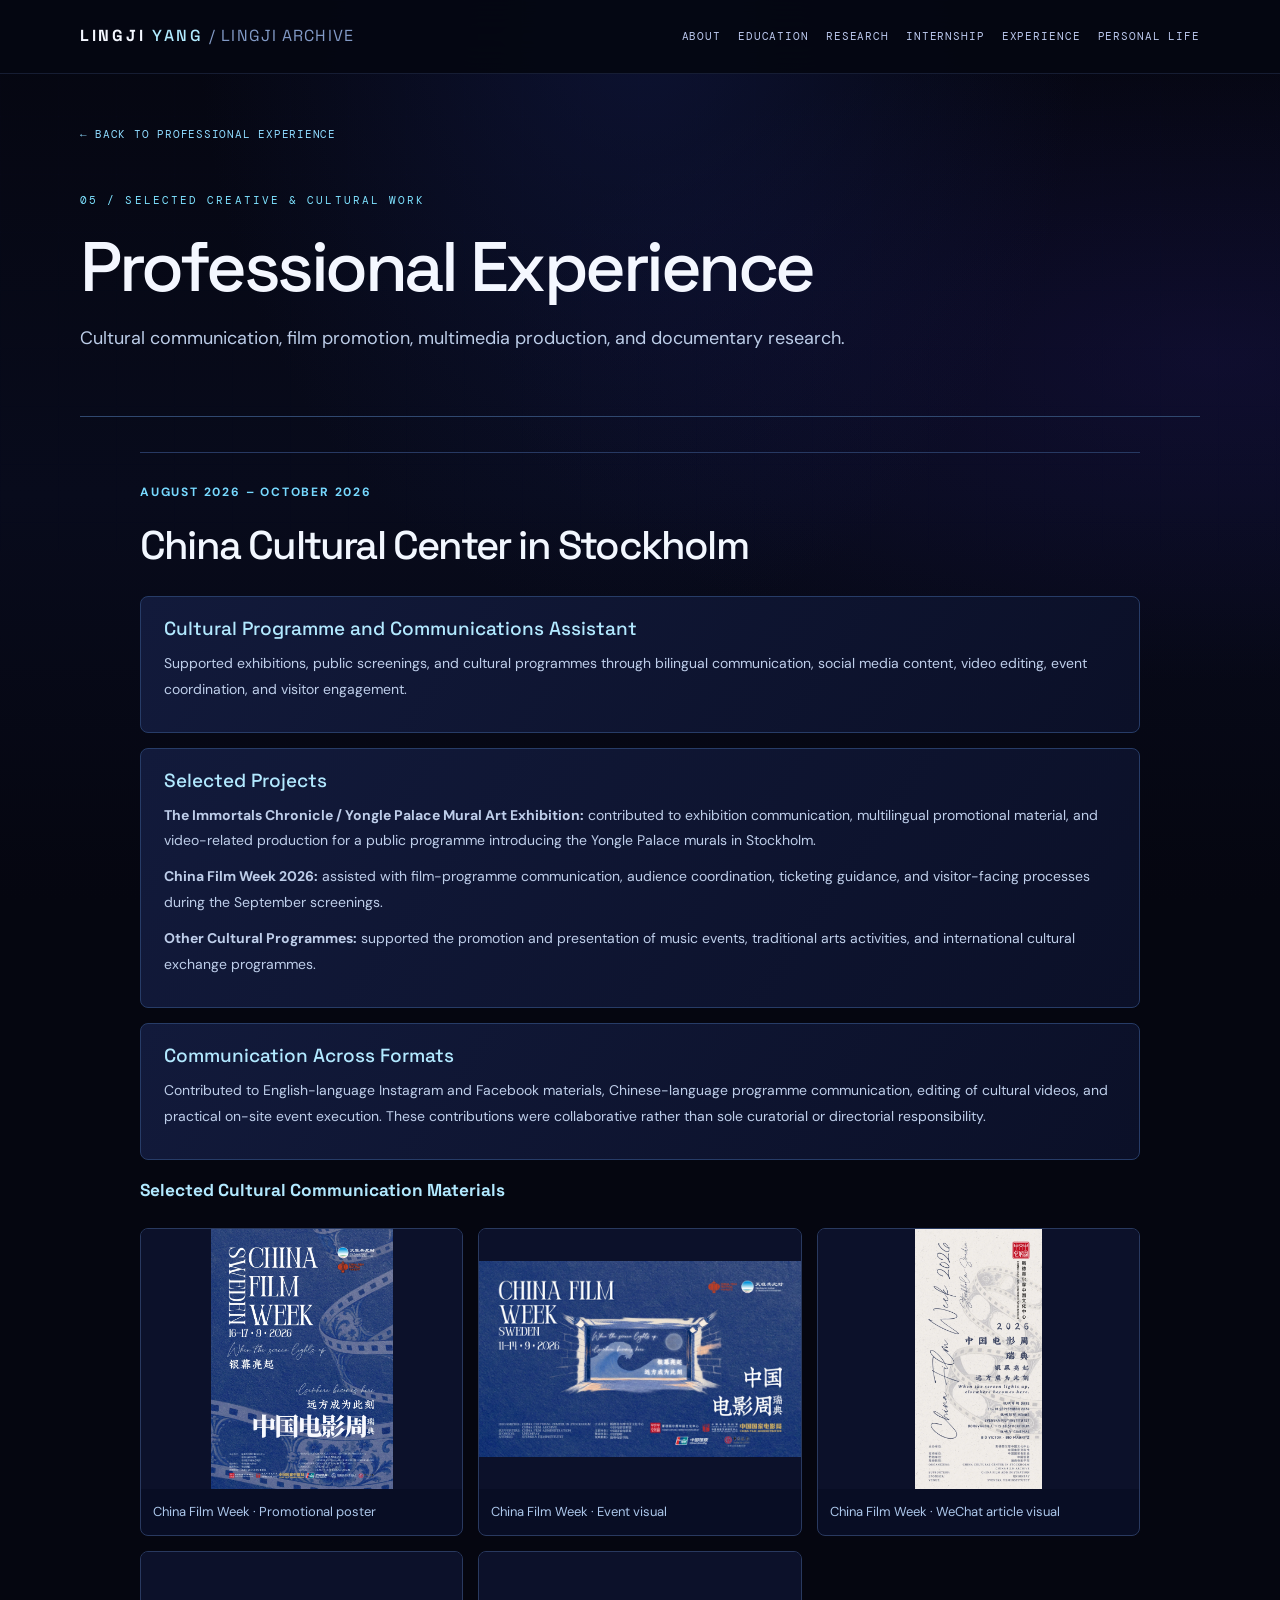
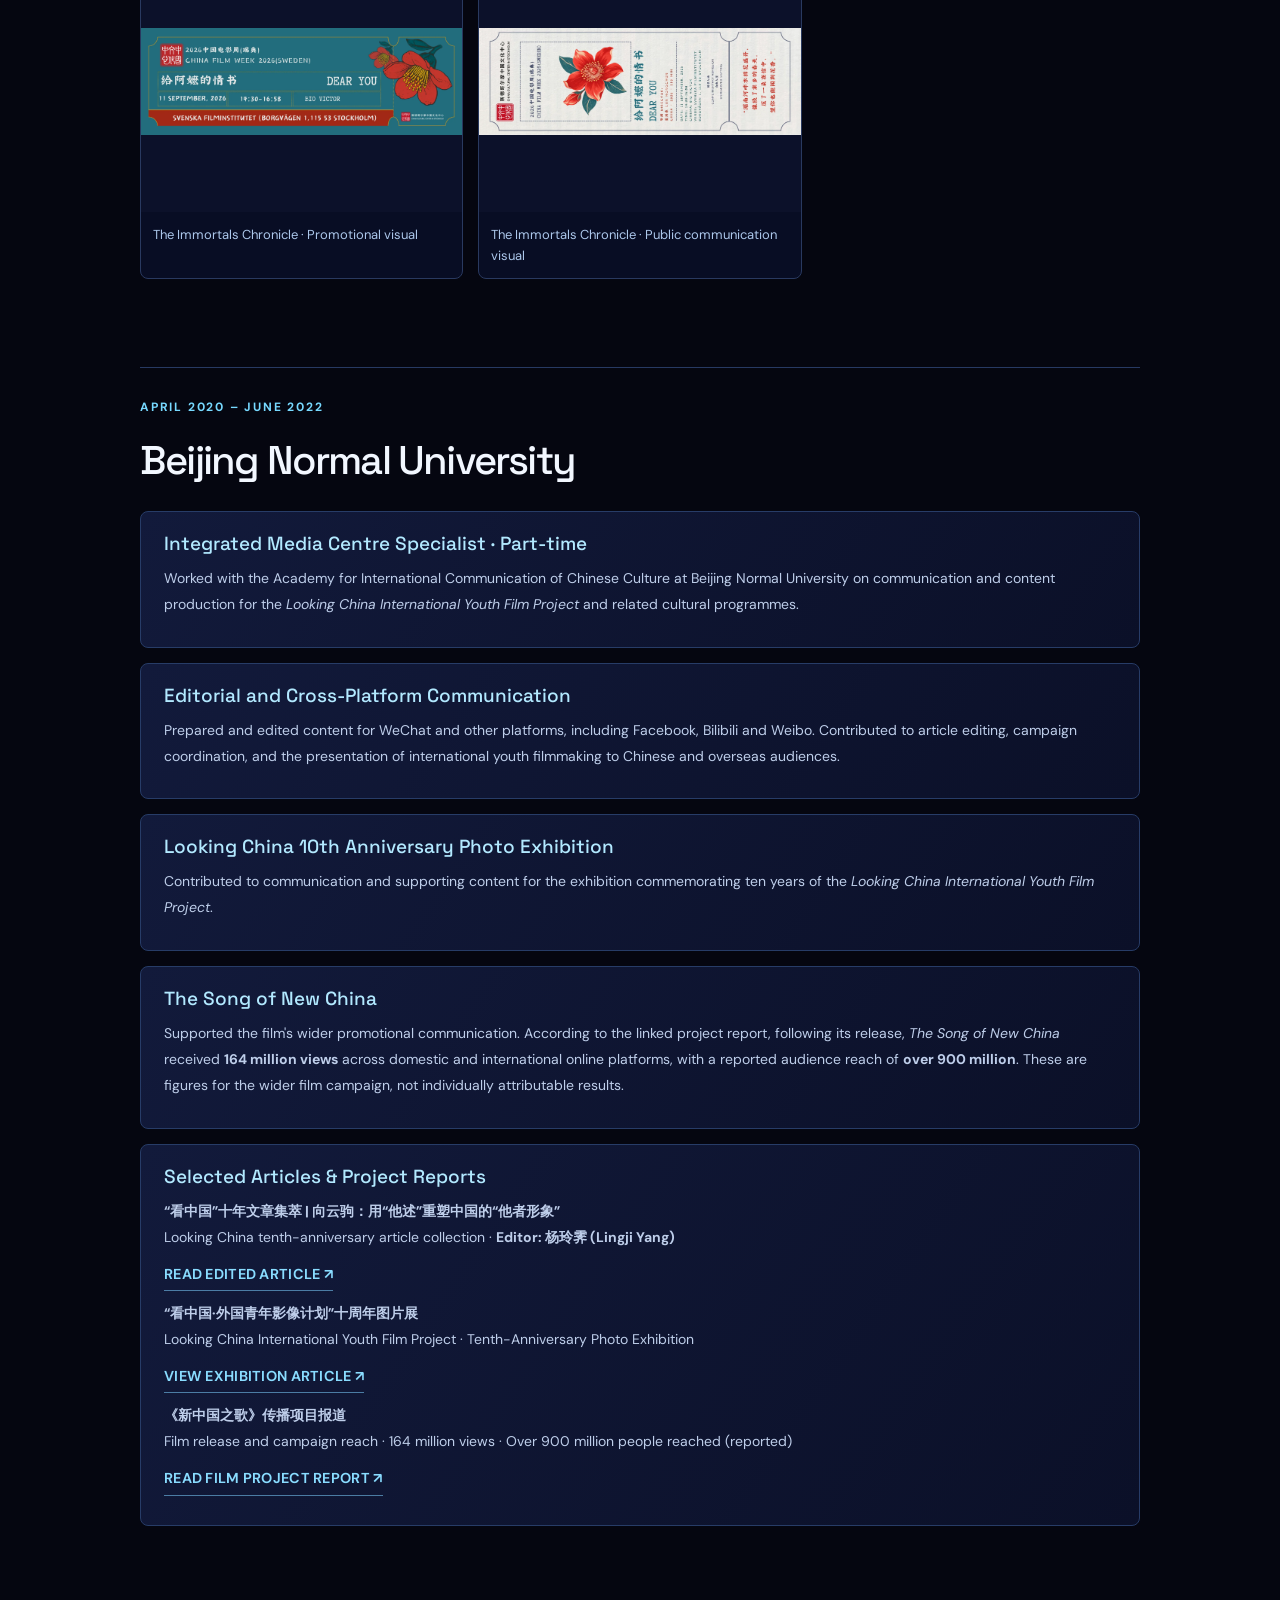
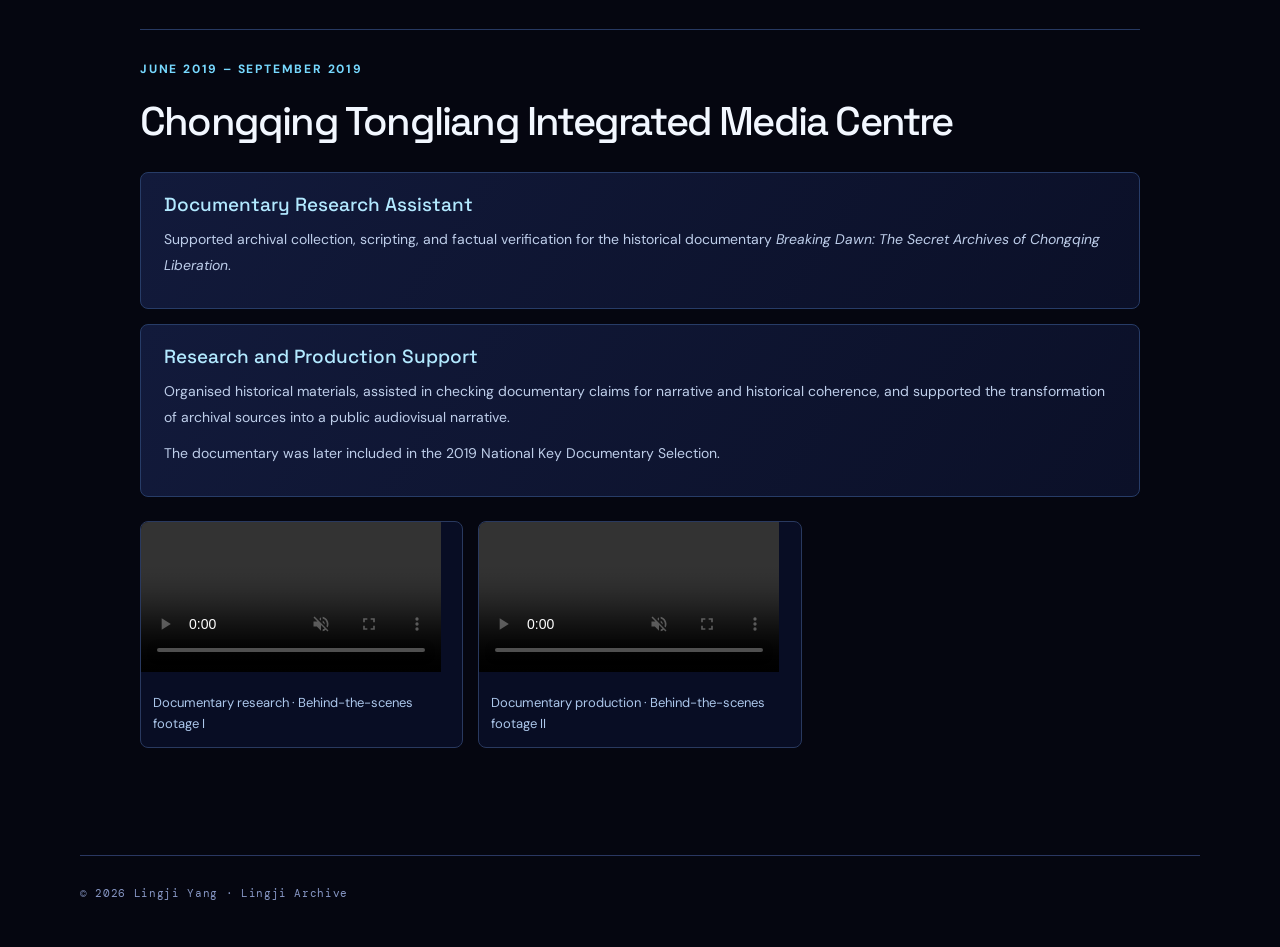
<file: experience.html>
<!DOCTYPE html>
<html lang="en"><head><meta charset="utf-8"/><meta content="width=device-width,initial-scale=1" name="viewport"/><meta content="#050610" name="theme-color"/><meta content="A personal archive of research, work and creative life by Lingji Yang." name="description"/><title>Professional Experience · Lingji Archive</title><link href="assets/butterfly.svg" rel="icon" type="image/svg+xml"/><link href="styles.css" rel="stylesheet"/><link href="archive-update.css" rel="stylesheet"/></head><body><nav class="site-nav"><div class="wrap nav-inner"><a class="logo" href="index.html">LINGJI <b>YANG</b><span class="archive-wordmark"> / LINGJI ARCHIVE</span></a><div class="nav-links"><a href="index.html#about">ABOUT</a><a href="index.html#education">EDUCATION</a><a href="index.html#research">RESEARCH</a><a href="index.html#academic-internship">INTERNSHIP</a><a href="index.html#experience">EXPERIENCE</a><a href="index.html#personal-life">PERSONAL LIFE</a></div></div></nav><main class="wrap detail-page"><div class="backline"><a href="index.html#experience">← BACK TO PROFESSIONAL EXPERIENCE</a></div><header class="detail-head"><div class="eyebrow">05 / SELECTED CREATIVE &amp; CULTURAL WORK</div><h1>Professional Experience</h1><p class="page-lede">Cultural communication, film promotion, multimedia production, and documentary research.</p></header><div class="single-column-article"><section class="paper-section work-long-section" id="stockholm"><div class="paper-label">AUGUST 2026 – OCTOBER 2026</div><h2>China Cultural Center in Stockholm</h2><div class="analysis-block"><h3>Cultural Programme and Communications Assistant</h3><p>Supported exhibitions, public screenings, and cultural programmes through bilingual communication, social media content, video editing, event coordination, and visitor engagement.</p></div><div class="analysis-block"><h3>Selected Projects</h3><p><strong>The Immortals Chronicle / Yongle Palace Mural Art Exhibition:</strong> contributed to exhibition communication, multilingual promotional material, and video-related production for a public programme introducing the Yongle Palace murals in Stockholm.</p><p><strong>China Film Week 2026:</strong> assisted with film-programme communication, audience coordination, ticketing guidance, and visitor-facing processes during the September screenings.</p><p><strong>Other Cultural Programmes:</strong> supported the promotion and presentation of music events, traditional arts activities, and international cultural exchange programmes.</p></div><div class="analysis-block"><h3>Communication Across Formats</h3><p>Contributed to English-language Instagram and Facebook materials, Chinese-language programme communication, editing of cultural videos, and practical on-site event execution. These contributions were collaborative rather than sole curatorial or directorial responsibility.</p></div><h3>Selected Cultural Communication Materials</h3><div class="work-gallery"><figure><a href="assets/film-week-poster.webp" target="_blank"><img alt="China Film Week 2026 poster" loading="lazy" src="assets/film-week-poster.webp"/></a><figcaption>China Film Week · Promotional poster</figcaption></figure><figure><a href="assets/film-week-wall.webp" target="_blank"><img alt="China Film Week 2026 photo wall design" loading="lazy" src="assets/film-week-wall.webp"/></a><figcaption>China Film Week · Event visual</figcaption></figure><figure><a href="assets/film-week-wechat.webp" target="_blank"><img alt="WeChat article cover for China Film Week" loading="lazy" src="assets/film-week-wechat.webp"/></a><figcaption>China Film Week · WeChat article visual</figcaption></figure><figure><a href="assets/film-week-graphic-a.webp" target="_blank"><img alt="Promotional visual for Yongle Palace exhibition" loading="lazy" src="assets/film-week-graphic-a.webp"/></a><figcaption>The Immortals Chronicle · Promotional visual</figcaption></figure><figure><a href="assets/film-week-graphic-b.webp" target="_blank"><img alt="Audience-facing graphic for exhibition programming" loading="lazy" src="assets/film-week-graphic-b.webp"/></a><figcaption>The Immortals Chronicle · Public communication visual</figcaption></figure></div></section><section class="paper-section work-long-section" id="beijing"><div class="paper-label">APRIL 2020 – JUNE 2022</div><h2>Beijing Normal University</h2><div class="analysis-block">
<h3>Integrated Media Centre Specialist · Part-time</h3>
<p>Worked with the Academy for International Communication of Chinese Culture at Beijing Normal University on communication and content production for the <em>Looking China International Youth Film Project</em> and related cultural programmes.</p>
</div><div class="analysis-block">
<h3>Editorial and Cross-Platform Communication</h3>
<p>Prepared and edited content for WeChat and other platforms, including Facebook, Bilibili and Weibo. Contributed to article editing, campaign coordination, and the presentation of international youth filmmaking to Chinese and overseas audiences.</p>
</div><div class="analysis-block">
<h3>Looking China 10th Anniversary Photo Exhibition</h3>
<p>Contributed to communication and supporting content for the exhibition commemorating ten years of the <em>Looking China International Youth Film Project</em>.</p>
</div><div class="analysis-block">
<h3>The Song of New China</h3>
<p>Supported the film's wider promotional communication. According to the linked project report, following its release, <em>The Song of New China</em> received <strong>164 million views</strong> across domestic and international online platforms, with a reported audience reach of <strong>over 900 million</strong>. These are figures for the wider film campaign, not individually attributable results.</p>
</div><div class="analysis-block">
<h3>Selected Articles &amp; Project Reports</h3>
<p><strong>“看中国”十年文章集萃 | 向云驹：用“他述”重塑中国的“他者形象”</strong><br/>Looking China tenth-anniversary article collection · <strong>Editor: 杨玲霁 (Lingji Yang)</strong></p>
<p><a class="bnu-publication-link" href="https://mp.weixin.qq.com/s/KA-SZtoVwhbPm6l_QnnULw" rel="noopener noreferrer" target="_blank">READ EDITED ARTICLE ↗</a></p>
<p><strong>“看中国·外国青年影像计划”十周年图片展</strong><br/>Looking China International Youth Film Project · Tenth-Anniversary Photo Exhibition</p>
<p><a class="bnu-publication-link" href="https://mp.weixin.qq.com/s/jYzYvfps7kek3XOhYxjTpw" rel="noopener noreferrer" target="_blank">VIEW EXHIBITION ARTICLE ↗</a></p>
<p><strong>《新中国之歌》传播项目报道</strong><br/>Film release and campaign reach · 164 million views · Over 900 million people reached (reported)</p>
<p><a class="bnu-publication-link" href="https://mp.weixin.qq.com/s/Qay6OucDRGeP0SCHufzWDw" rel="noopener noreferrer" target="_blank">READ FILM PROJECT REPORT ↗</a></p>
</div></section><section class="paper-section work-long-section" id="chongqing"><div class="paper-label">JUNE 2019 – SEPTEMBER 2019</div><h2>Chongqing Tongliang Integrated Media Centre</h2><div class="analysis-block"><h3>Documentary Research Assistant</h3><p>Supported archival collection, scripting, and factual verification for the historical documentary <em>Breaking Dawn: The Secret Archives of Chongqing Liberation</em>.</p></div><div class="analysis-block"><h3>Research and Production Support</h3><p>Organised historical materials, assisted in checking documentary claims for narrative and historical coherence, and supported the transformation of archival sources into a public audiovisual narrative.</p><p>The documentary was later included in the 2019 National Key Documentary Selection.</p></div><div class="work-gallery"><figure><video controls="" muted="" preload="metadata" src="assets/documentary-behind-scenes-01.mp4"></video><figcaption>Documentary research · Behind-the-scenes footage I</figcaption></figure><figure><video controls="" muted="" preload="metadata" src="assets/documentary-behind-scenes-02.mp4"></video><figcaption>Documentary production · Behind-the-scenes footage II</figcaption></figure></div></section></div></main><footer class="wrap footer"><div>© 2026 Lingji Yang · Lingji Archive</div></footer></body></html>
</file>
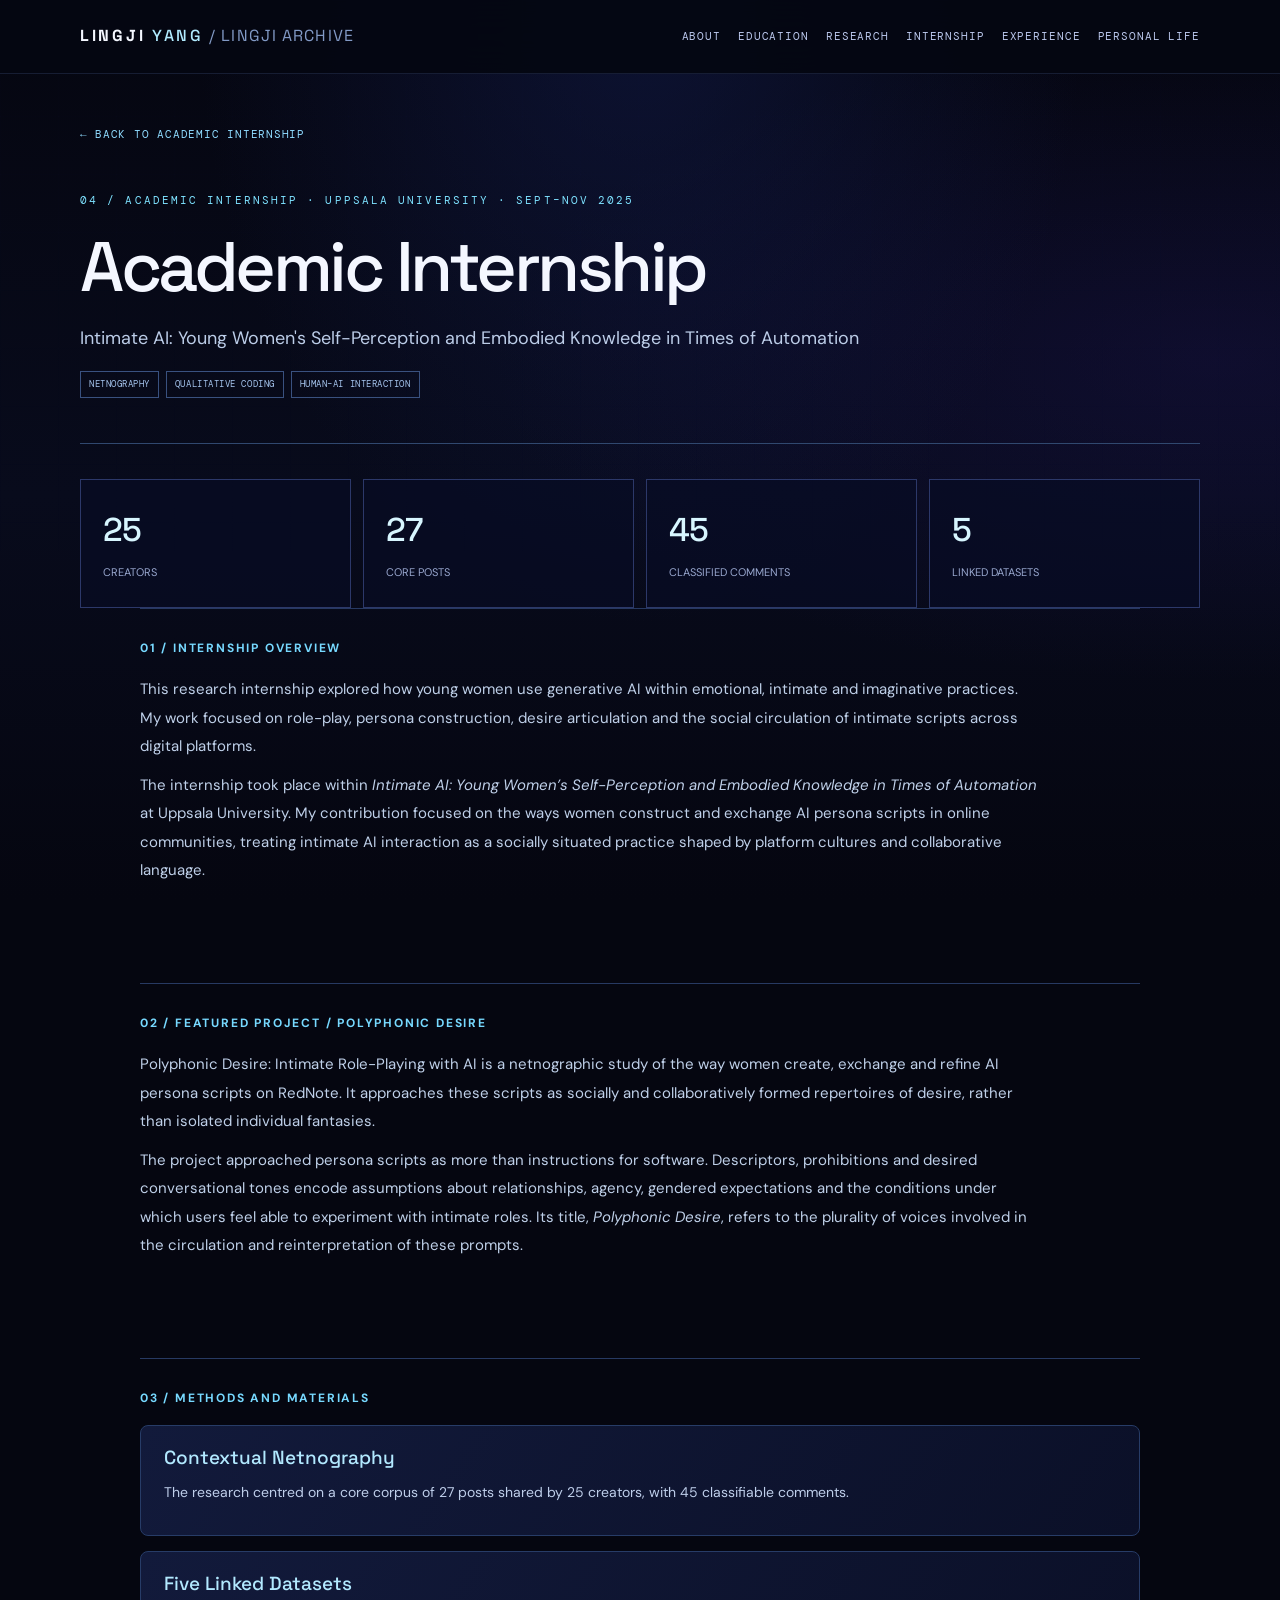
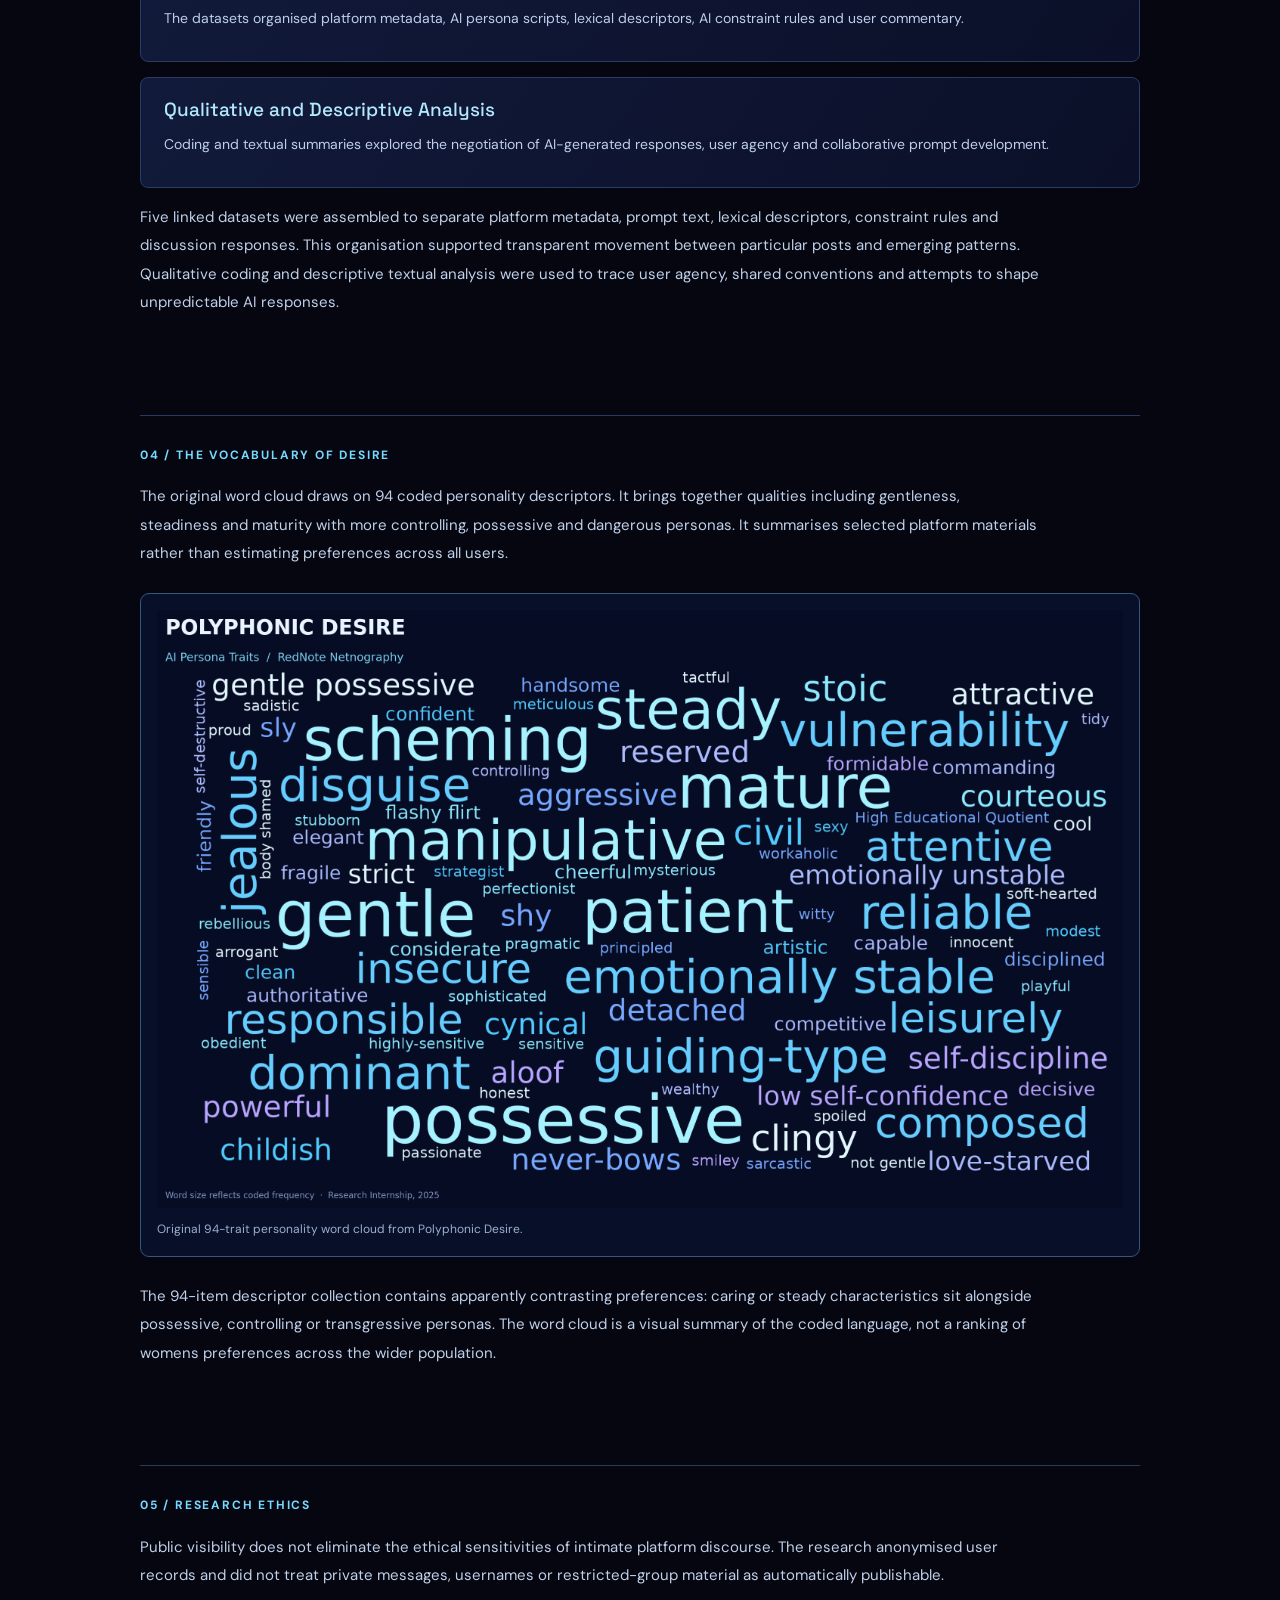
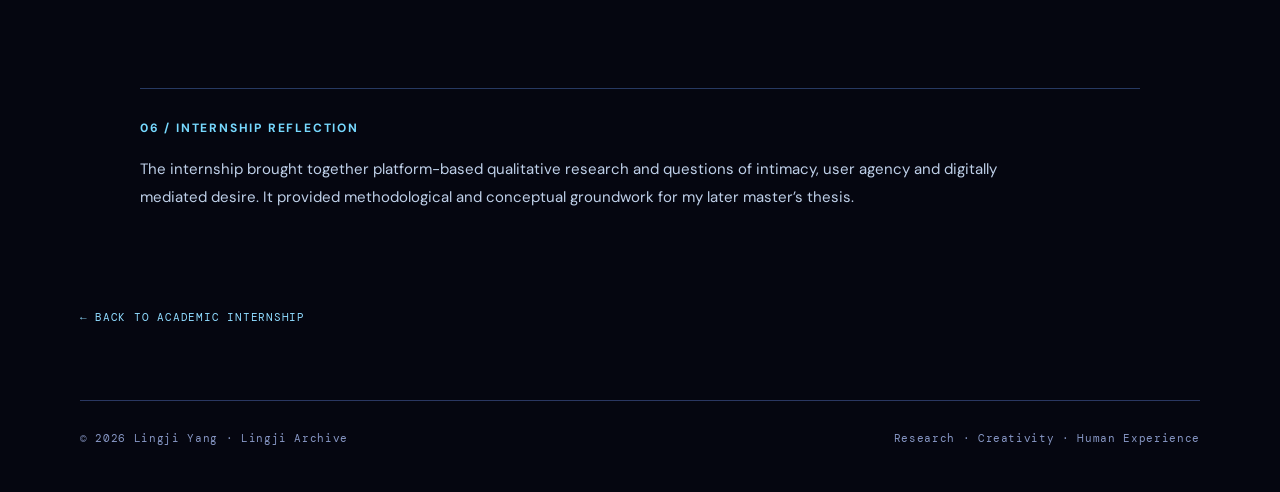
<file: internship.html>
<!doctype html><html lang="en"><head><meta charset="utf-8"><meta name="viewport" content="width=device-width,initial-scale=1"><meta name="theme-color" content="#050610"><meta name="description" content="A personal archive of research, work and creative life by Lingji Yang."><title>Academic Internship · Lingji Archive</title><link rel="icon" href="assets/butterfly.svg" type="image/svg+xml"><link rel="stylesheet" href="styles.css"><link rel="stylesheet" href="archive-update.css"></head><body><nav class="site-nav"><div class="wrap nav-inner"><a class="logo" href="index.html">LINGJI <b>YANG</b><span class="archive-wordmark"> / LINGJI ARCHIVE</span></a><div class="nav-links"><a href="index.html#about">ABOUT</a><a href="index.html#education">EDUCATION</a><a href="index.html#research">RESEARCH</a><a href="index.html#academic-internship">INTERNSHIP</a><a href="index.html#experience">EXPERIENCE</a><a href="index.html#personal-life">PERSONAL LIFE</a></div></div></nav><main class="wrap detail-page"><div class="backline"><a href="index.html#academic-internship">← BACK TO ACADEMIC INTERNSHIP</a></div><header class="detail-head"><div class="eyebrow">04 / ACADEMIC INTERNSHIP · UPPSALA UNIVERSITY · SEPT–NOV 2025</div><h1>Academic Internship</h1><p class="page-lede">Intimate AI: Young Women's Self-Perception and Embodied Knowledge in Times of Automation</p><div class="tags"><span class="chip">NETNOGRAPHY</span><span class="chip">QUALITATIVE CODING</span><span class="chip">HUMAN–AI INTERACTION</span></div></header><div class="stats"><div class="stat"><strong>25</strong><span>CREATORS</span></div><div class="stat"><strong>27</strong><span>CORE POSTS</span></div><div class="stat"><strong>45</strong><span>CLASSIFIED COMMENTS</span></div><div class="stat"><strong>5</strong><span>LINKED DATASETS</span></div></div><div class="single-column-article"><section class="paper-section" id="intern-1"><div class="paper-label">01 / INTERNSHIP OVERVIEW</div><p>This research internship explored how young women use generative AI within emotional, intimate and imaginative practices. My work focused on role-play, persona construction, desire articulation and the social circulation of intimate scripts across digital platforms.</p><p>The internship took place within <em>Intimate AI: Young Women’s Self-Perception and Embodied Knowledge in Times of Automation</em> at Uppsala University. My contribution focused on the ways women construct and exchange AI persona scripts in online communities, treating intimate AI interaction as a socially situated practice shaped by platform cultures and collaborative language.</p></section><section class="paper-section" id="intern-2"><div class="paper-label">02 / FEATURED PROJECT / POLYPHONIC DESIRE</div><p>Polyphonic Desire: Intimate Role-Playing with AI is a netnographic study of the way women create, exchange and refine AI persona scripts on RedNote. It approaches these scripts as socially and collaboratively formed repertoires of desire, rather than isolated individual fantasies.</p><p>The project approached persona scripts as more than instructions for software. Descriptors, prohibitions and desired conversational tones encode assumptions about relationships, agency, gendered expectations and the conditions under which users feel able to experiment with intimate roles. Its title, <em>Polyphonic Desire</em>, refers to the plurality of voices involved in the circulation and reinterpretation of these prompts.</p></section><section class="paper-section" id="intern-3"><div class="paper-label">03 / METHODS AND MATERIALS</div><div class="analysis-block"><h3>Contextual Netnography</h3><p>The research centred on a core corpus of 27 posts shared by 25 creators, with 45 classifiable comments.</p></div><div class="analysis-block"><h3>Five Linked Datasets</h3><p>The datasets organised platform metadata, AI persona scripts, lexical descriptors, AI constraint rules and user commentary.</p></div><div class="analysis-block"><h3>Qualitative and Descriptive Analysis</h3><p>Coding and textual summaries explored the negotiation of AI-generated responses, user agency and collaborative prompt development.</p></div><p>Five linked datasets were assembled to separate platform metadata, prompt text, lexical descriptors, constraint rules and discussion responses. This organisation supported transparent movement between particular posts and emerging patterns. Qualitative coding and descriptive textual analysis were used to trace user agency, shared conventions and attempts to shape unpredictable AI responses.</p></section><section class="paper-section" id="intern-4"><div class="paper-label">04 / THE VOCABULARY OF DESIRE</div><p>The original word cloud draws on 94 coded personality descriptors. It brings together qualities including gentleness, steadiness and maturity with more controlling, possessive and dangerous personas. It summarises selected platform materials rather than estimating preferences across all users.</p><figure class="research-figure"><img alt="Original word cloud from 94 coded AI persona descriptors" src="assets/polyphonic-personality-wordcloud.png"/><figcaption>Original 94-trait personality word cloud from Polyphonic Desire.</figcaption></figure><p>The 94-item descriptor collection contains apparently contrasting preferences: caring or steady characteristics sit alongside possessive, controlling or transgressive personas. The word cloud is a visual summary of the coded language, not a ranking of womens preferences across the wider population.</p></section><section class="paper-section" id="intern-5"><div class="paper-label">05 / RESEARCH ETHICS</div><p>Public visibility does not eliminate the ethical sensitivities of intimate platform discourse. The research anonymised user records and did not treat private messages, usernames or restricted-group material as automatically publishable.</p></section><section class="paper-section" id="intern-6"><div class="paper-label">06 / INTERNSHIP REFLECTION</div><p>The internship brought together platform-based qualitative research and questions of intimacy, user agency and digitally mediated desire. It provided methodological and conceptual groundwork for my later master’s thesis.</p></section></div><p class="backline"><a href="index.html#academic-internship">← BACK TO ACADEMIC INTERNSHIP</a></p></main><footer class="wrap footer"><span>© 2026 Lingji Yang · Lingji Archive</span><span>Research · Creativity · Human Experience</span></footer></body></html>
</file>
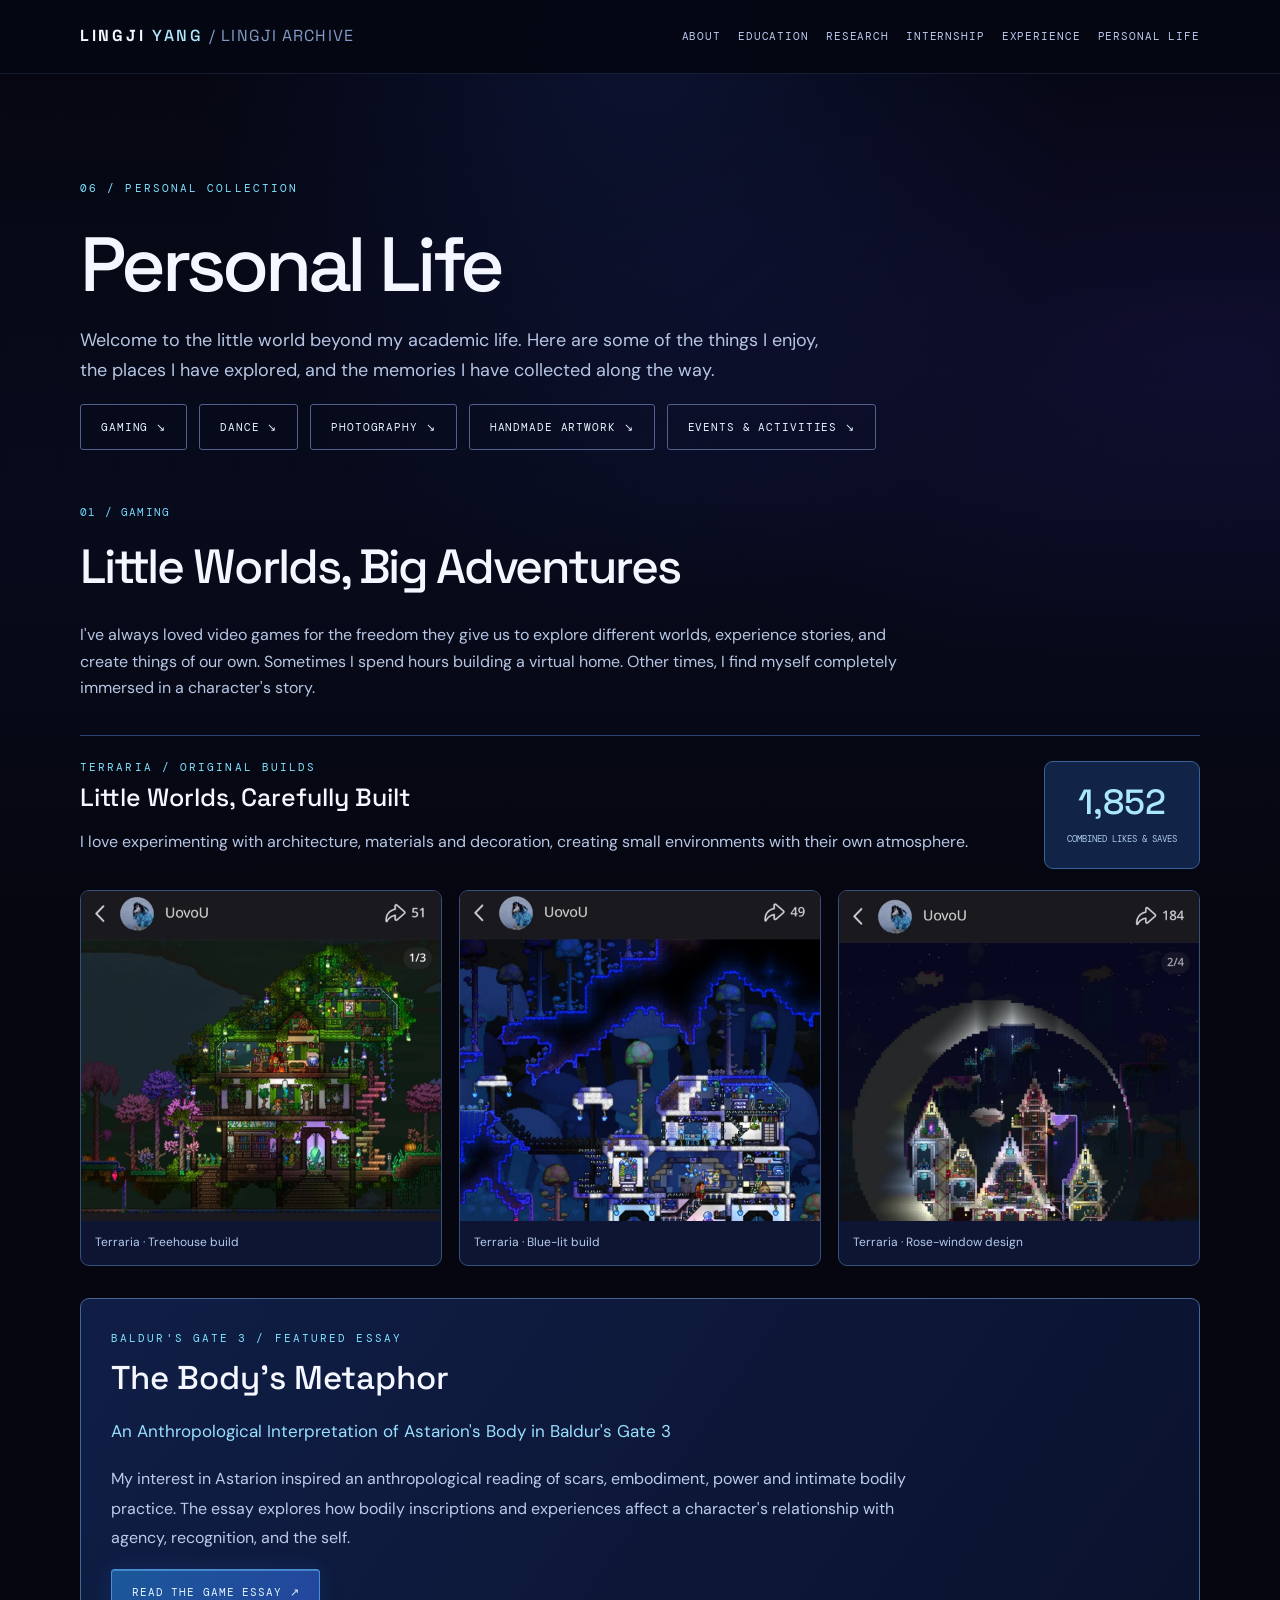
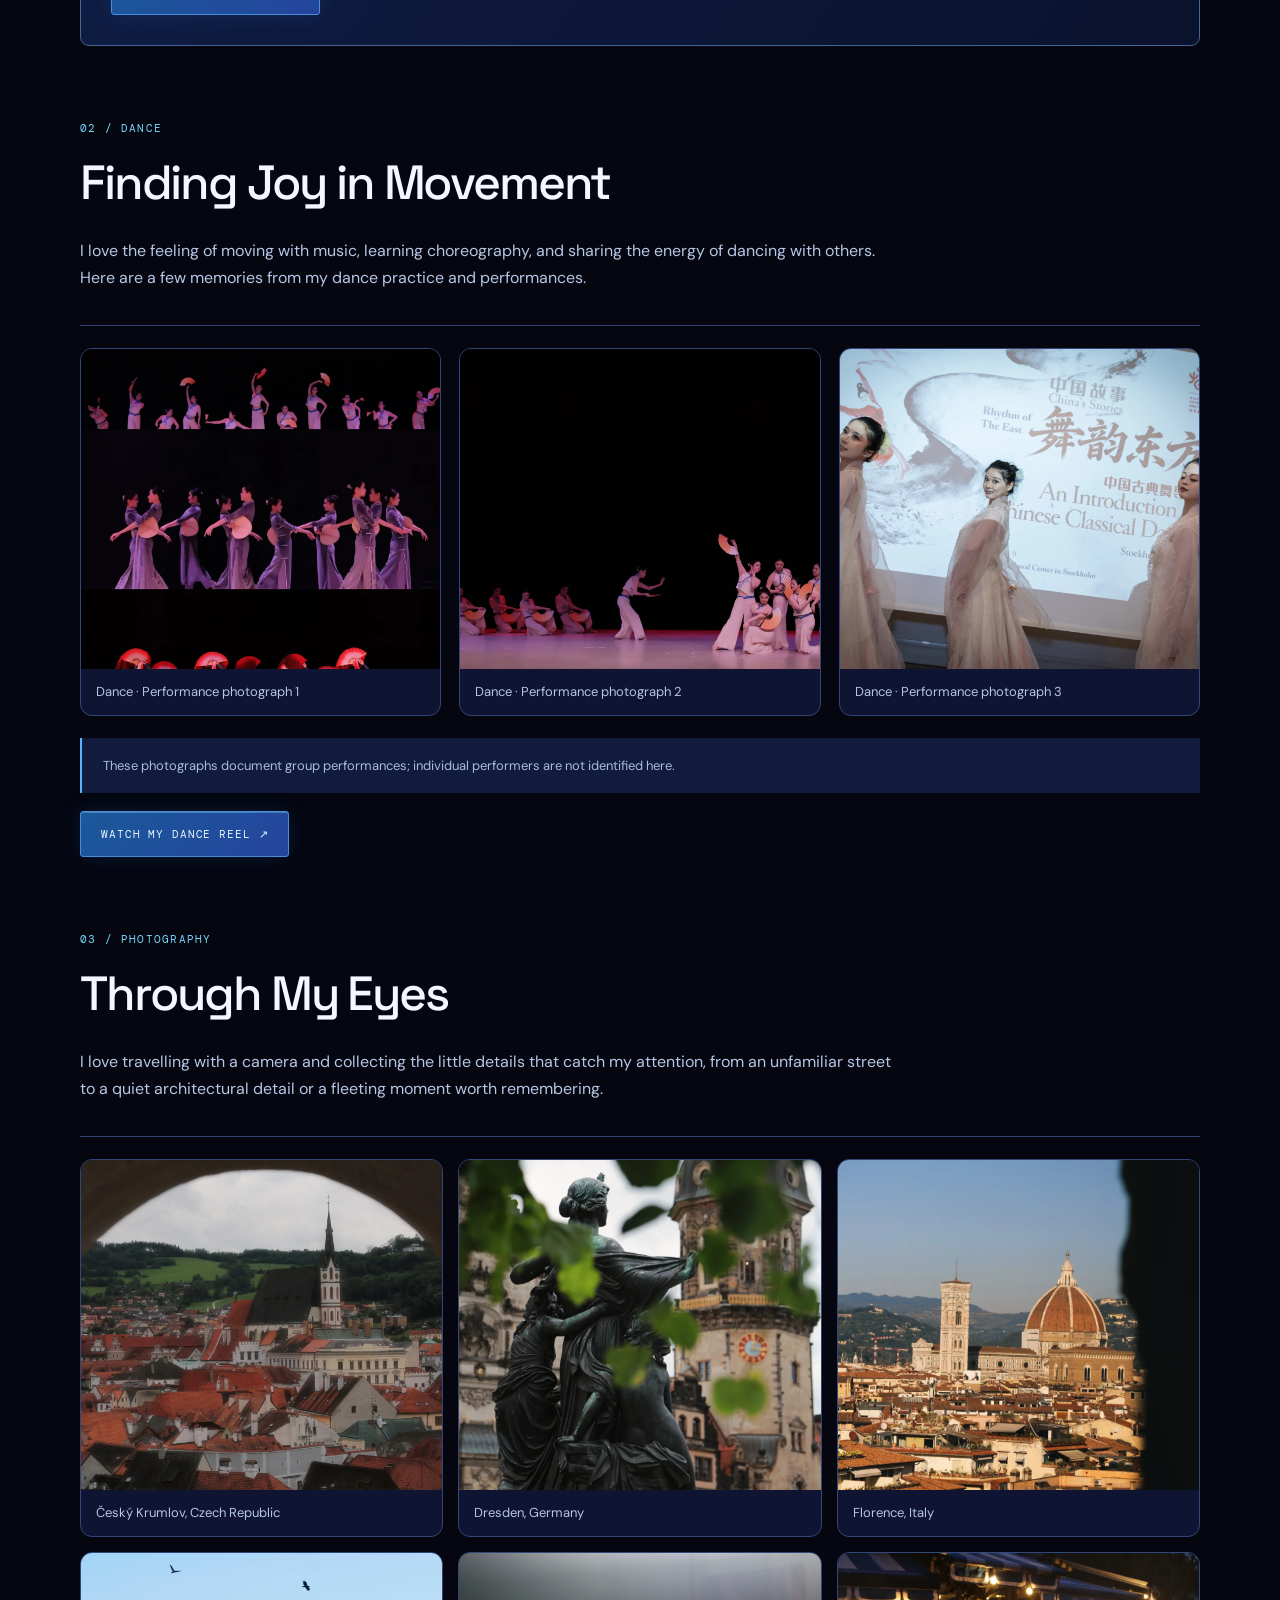
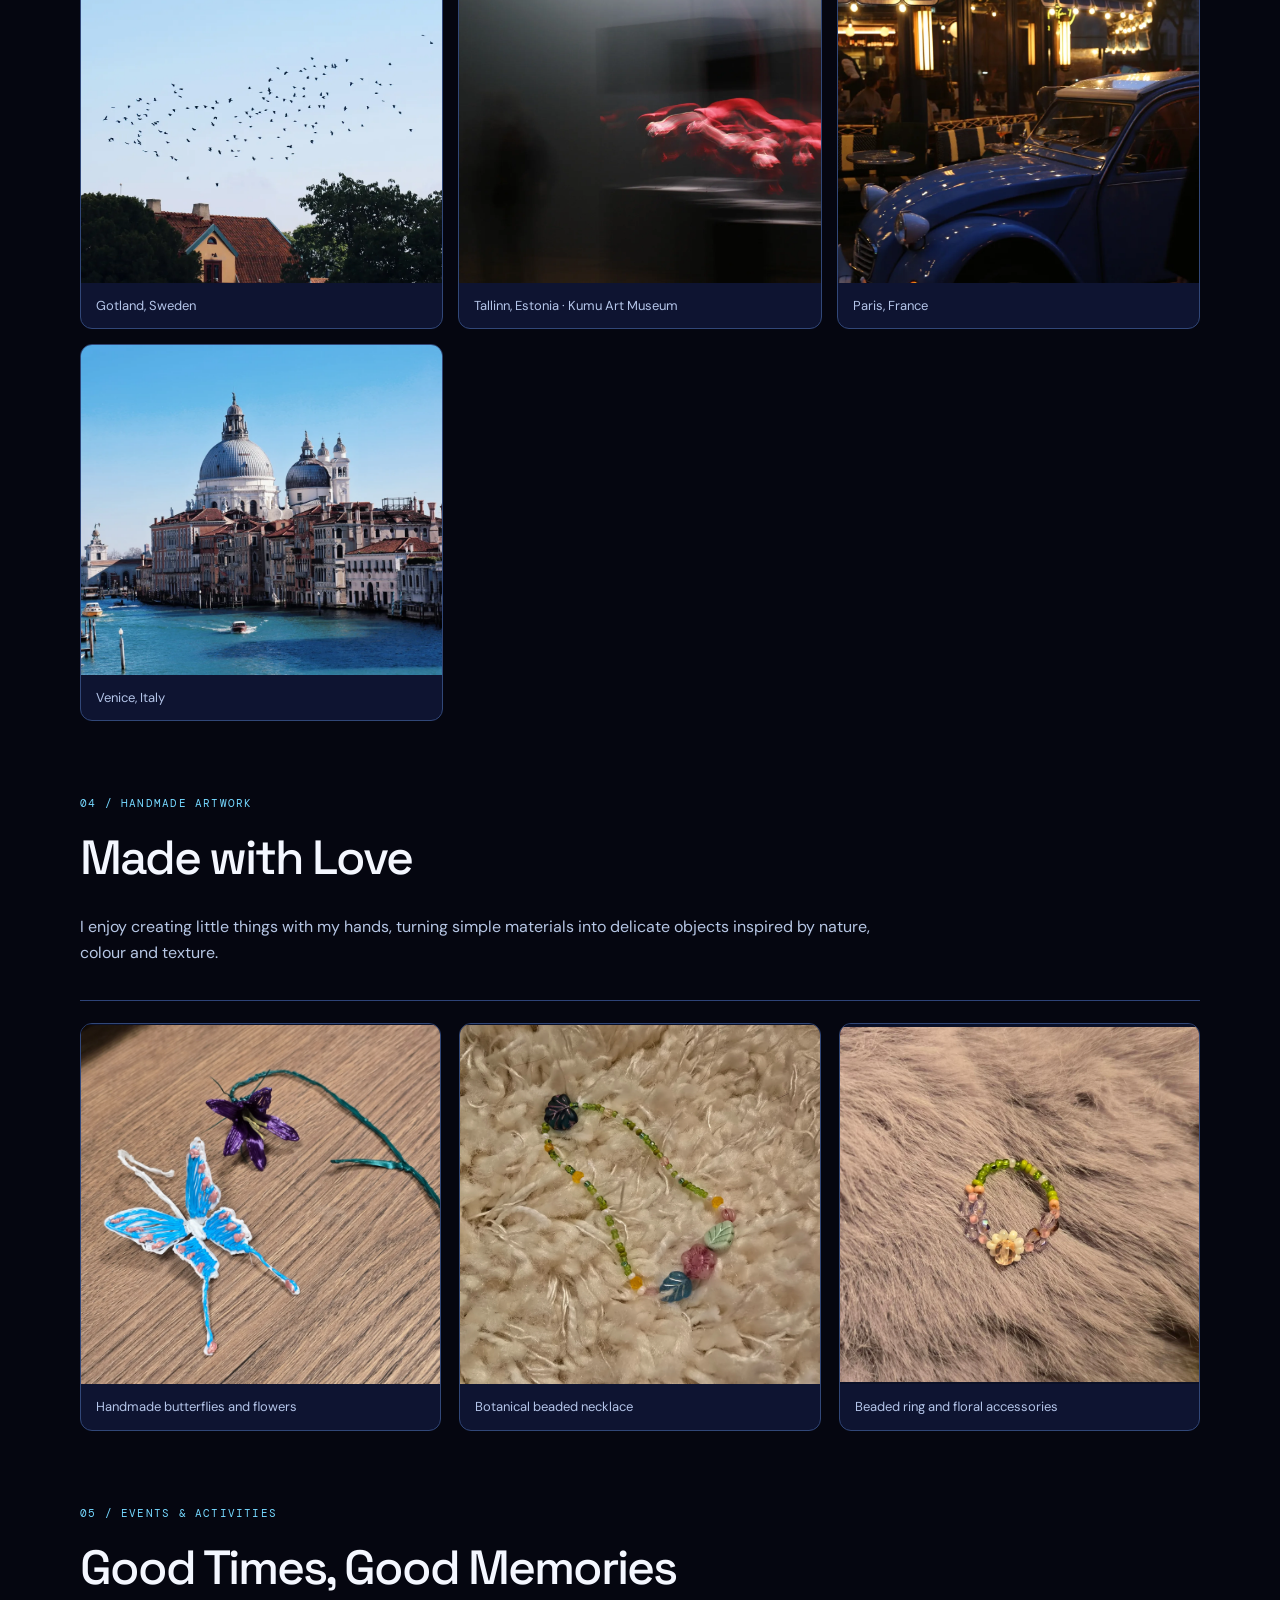
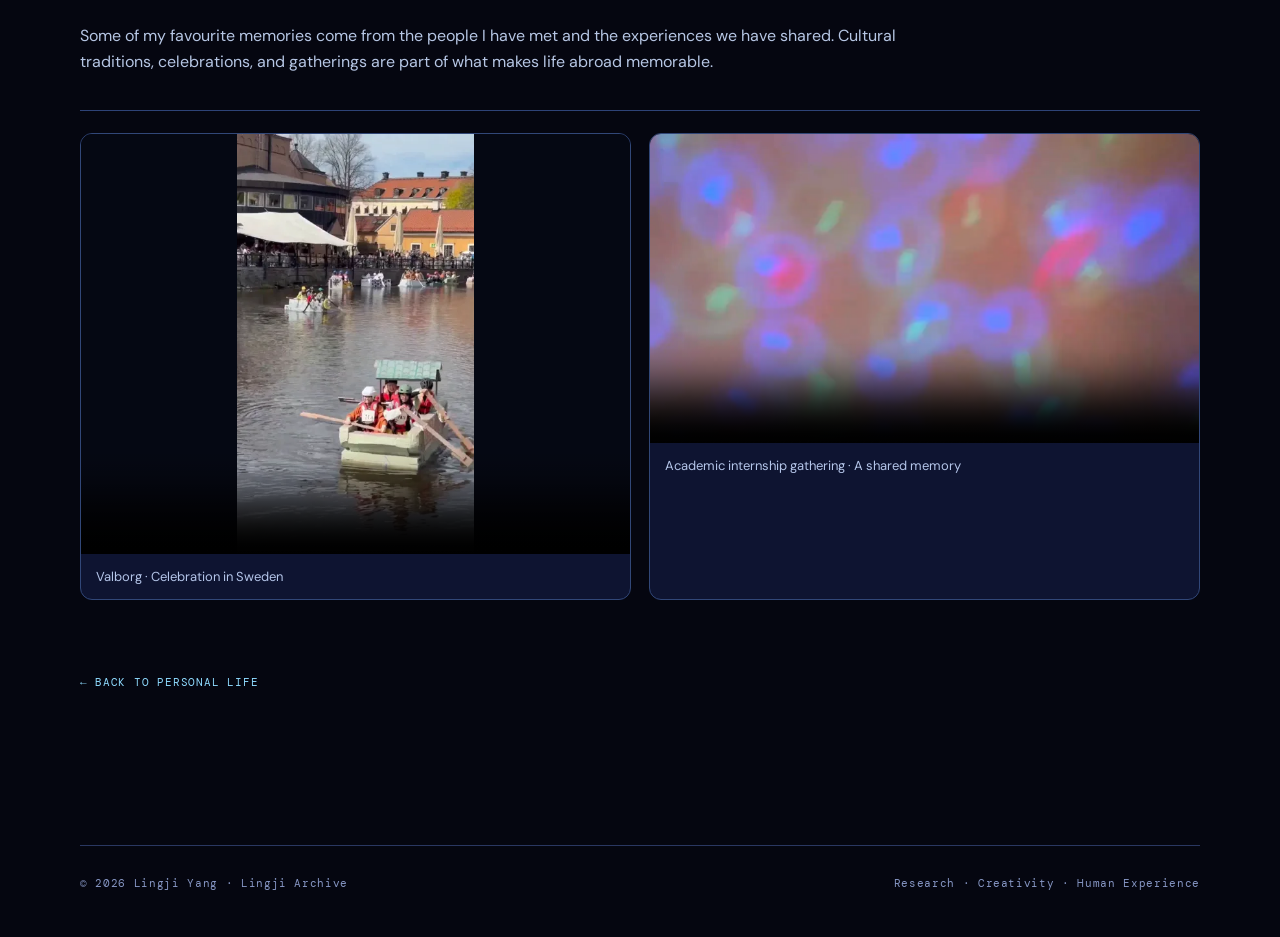
<file: personal-life.html>
<!doctype html><html lang="en"><head><meta charset="utf-8"><meta name="viewport" content="width=device-width,initial-scale=1"><meta name="theme-color" content="#050610"><meta name="description" content="A personal archive of research, work and creative life by Lingji Yang."><title>Personal Life · Lingji Archive</title><link rel="icon" href="assets/butterfly.svg" type="image/svg+xml"><link rel="stylesheet" href="styles.css"><link rel="stylesheet" href="archive-update.css"></head><body><nav class="site-nav"><div class="wrap nav-inner"><a class="logo" href="index.html">LINGJI <b>YANG</b><span class="archive-wordmark"> / LINGJI ARCHIVE</span></a><div class="nav-links"><a href="index.html#about">ABOUT</a><a href="index.html#education">EDUCATION</a><a href="index.html#research">RESEARCH</a><a href="index.html#academic-internship">INTERNSHIP</a><a href="index.html#experience">EXPERIENCE</a><a href="index.html#personal-life">PERSONAL LIFE</a></div></div></nav><main class="beyond-page"><div class="wrap"><div class="eyebrow">06 / PERSONAL COLLECTION</div><h1 class="page-title">Personal Life</h1><p class="page-lede">Welcome to the little world beyond my academic life. Here are some of the things I enjoy, the places I have explored, and the memories I have collected along the way.</p><div class="personal-links"><a class="btn quiet" href="#gaming">GAMING ↘</a><a class="btn quiet" href="#dance">DANCE ↘</a><a class="btn quiet" href="#photography">PHOTOGRAPHY ↘</a><a class="btn quiet" href="#artwork">HANDMADE ARTWORK ↘</a><a class="btn quiet" href="#activities">EVENTS &amp; ACTIVITIES ↘</a></div><section class="personal-collection" id="gaming"><header class="personal-head"><div class="collection-kicker">01 / GAMING</div><h2>Little Worlds, Big Adventures</h2><p>I've always loved video games for the freedom they give us to explore different worlds, experience stories, and create things of our own. Sometimes I spend hours building a virtual home. Other times, I find myself completely immersed in a character's story.</p></header><div class="gaming-title-row"><div><div class="eyebrow">TERRARIA / ORIGINAL BUILDS</div><h3>Little Worlds, Carefully Built</h3><p>I love experimenting with architecture, materials and decoration, creating small environments with their own atmosphere.</p></div><div class="gaming-likes"><strong>1,852</strong><span>COMBINED LIKES &amp; SAVES</span></div></div><div class="gaming-gallery"><figure><a href="assets/personal/terraria-treehouse.webp" target="_blank"><img alt="Original Terraria treehouse build" loading="lazy" src="assets/personal/terraria-treehouse.webp"></a><figcaption>Terraria · Treehouse build</figcaption></figure><figure><a href="assets/personal/terraria-mushroom-home.webp" target="_blank"><img alt="Original Terraria glowing blue environment build" loading="lazy" src="assets/personal/terraria-mushroom-home.webp"></a><figcaption>Terraria · Blue-lit build</figcaption></figure><figure><a href="assets/personal/terraria-rose-window.webp" target="_blank"><img alt="Original Terraria rose-window architecture build" loading="lazy" src="assets/personal/terraria-rose-window.webp"></a><figcaption>Terraria · Rose-window design</figcaption></figure></div><div class="gaming-essay"><div class="eyebrow">BALDUR'S GATE 3 / FEATURED ESSAY</div><h3>The Body's Metaphor</h3><p class="gaming-essay-sub">An Anthropological Interpretation of Astarion's Body in Baldur's Gate 3</p><p>My interest in Astarion inspired an anthropological reading of scars, embodiment, power and intimate bodily practice. The essay explores how bodily inscriptions and experiences affect a character's relationship with agency, recognition, and the self.</p><a class="btn primary" href="assets/Astarion_Anthropological_Interpretation_Lingji_Yang.pdf" target="_blank" rel="noopener">READ THE GAME ESSAY ↗</a></div></section><section class="personal-collection" id="dance"><header class="personal-head"><div class="collection-kicker">02 / DANCE</div><h2>Finding Joy in Movement</h2><p>I love the feeling of moving with music, learning choreography, and sharing the energy of dancing with others. Here are a few memories from my dance practice and performances.</p></header><div class="media-grid dance-photo-grid"><figure><a href="assets/personal/dance-stage-01.webp" target="_blank"><img alt="Group dance performance photograph 1" loading="lazy" src="assets/personal/dance-stage-01.webp"></a><figcaption>Dance · Performance photograph 1</figcaption></figure><figure><a href="assets/personal/dance-stage-02.webp" target="_blank"><img alt="Group dance performance photograph 2" loading="lazy" src="assets/personal/dance-stage-02.webp"></a><figcaption>Dance · Performance photograph 2</figcaption></figure><figure><a href="assets/personal/dance-stage-03.webp" target="_blank"><img alt="Group dance performance photograph 3" loading="lazy" src="assets/personal/dance-stage-03.webp"></a><figcaption>Dance · Performance photograph 3</figcaption></figure></div><p class="personal-note">These photographs document group performances; individual performers are not identified here.</p><div class="personal-links"><a class="btn primary" href="https://www.instagram.com/reel/DSXJ-FAjAXA/" target="_blank" rel="noopener">WATCH MY DANCE REEL ↗</a></div></section><section class="personal-collection" id="photography"><header class="personal-head"><div class="collection-kicker">03 / PHOTOGRAPHY</div><h2>Through My Eyes</h2><p>I love travelling with a camera and collecting the little details that catch my attention, from an unfamiliar street to a quiet architectural detail or a fleeting moment worth remembering.</p></header><div class="photo-gallery"><figure><a href="assets/personal/photo-cesky-krumlov.webp" target="_blank"><img alt="Lingji Yang travel photography: Český Krumlov, Czech Republic" loading="lazy" src="assets/personal/photo-cesky-krumlov.webp"></a><figcaption>Český Krumlov, Czech Republic</figcaption></figure><figure><a href="assets/personal/photo-dresden.webp" target="_blank"><img alt="Lingji Yang travel photography: Dresden, Germany" loading="lazy" src="assets/personal/photo-dresden.webp"></a><figcaption>Dresden, Germany</figcaption></figure><figure><a href="assets/personal/photo-florence.webp" target="_blank"><img alt="Lingji Yang travel photography: Florence, Italy" loading="lazy" src="assets/personal/photo-florence.webp"></a><figcaption>Florence, Italy</figcaption></figure><figure><a href="assets/personal/photo-gotland.webp" target="_blank"><img alt="Lingji Yang travel photography: Gotland, Sweden" loading="lazy" src="assets/personal/photo-gotland.webp"></a><figcaption>Gotland, Sweden</figcaption></figure><figure><a href="assets/personal/photo-kumu.webp" target="_blank"><img alt="Lingji Yang travel photography: Tallinn, Estonia · Kumu Art Museum" loading="lazy" src="assets/personal/photo-kumu.webp"></a><figcaption>Tallinn, Estonia · Kumu Art Museum</figcaption></figure><figure><a href="assets/personal/photo-paris.webp" target="_blank"><img alt="Lingji Yang travel photography: Paris, France" loading="lazy" src="assets/personal/photo-paris.webp"></a><figcaption>Paris, France</figcaption></figure><figure><a href="assets/personal/photo-venice.webp" target="_blank"><img alt="Lingji Yang travel photography: Venice, Italy" loading="lazy" src="assets/personal/photo-venice.webp"></a><figcaption>Venice, Italy</figcaption></figure></div></section><section class="personal-collection" id="artwork"><header class="personal-head"><div class="collection-kicker">04 / HANDMADE ARTWORK</div><h2>Made with Love</h2><p>I enjoy creating little things with my hands, turning simple materials into delicate objects inspired by nature, colour and texture.</p></header><div class="artwork-gallery"><figure><a href="assets/personal/artwork-butterfly-flower.webp" target="_blank"><img alt="Handmade butterflies and flowers" loading="lazy" src="assets/personal/artwork-butterfly-flower.webp"></a><figcaption>Handmade butterflies and flowers</figcaption></figure><figure><a href="assets/personal/artwork-bead-necklace.webp" target="_blank"><img alt="Botanical beaded necklace" loading="lazy" src="assets/personal/artwork-bead-necklace.webp"></a><figcaption>Botanical beaded necklace</figcaption></figure><figure><a href="assets/personal/artwork-flower-ring.webp" target="_blank"><img alt="Beaded ring and floral accessories" loading="lazy" src="assets/personal/artwork-flower-ring.webp"></a><figcaption>Beaded ring and floral accessories</figcaption></figure></div></section><section class="personal-collection" id="activities"><header class="personal-head"><div class="collection-kicker">05 / EVENTS &amp; ACTIVITIES</div><h2>Good Times, Good Memories</h2><p>Some of my favourite memories come from the people I have met and the experiences we have shared. Cultural traditions, celebrations, and gatherings are part of what makes life abroad memorable.</p></header><div class="media-grid"><figure><video controls playsinline preload="metadata" poster="assets/personal/valborg-poster.webp"><source src="assets/personal/valborg.mp4" type="video/mp4">Video unavailable.</video><figcaption>Valborg · Celebration in Sweden</figcaption></figure><figure><video controls playsinline preload="metadata" poster="assets/personal/internship-gathering-poster.webp"><source src="assets/personal/internship-gathering.mp4" type="video/mp4">Video unavailable.</video><figcaption>Academic internship gathering · A shared memory</figcaption></figure></div></section><p class="backline"><a href="index.html#personal-life">← BACK TO PERSONAL LIFE</a></p></div></main><footer class="wrap footer"><span>© 2026 Lingji Yang · Lingji Archive</span><span>Research · Creativity · Human Experience</span></footer></body></html>
</file>
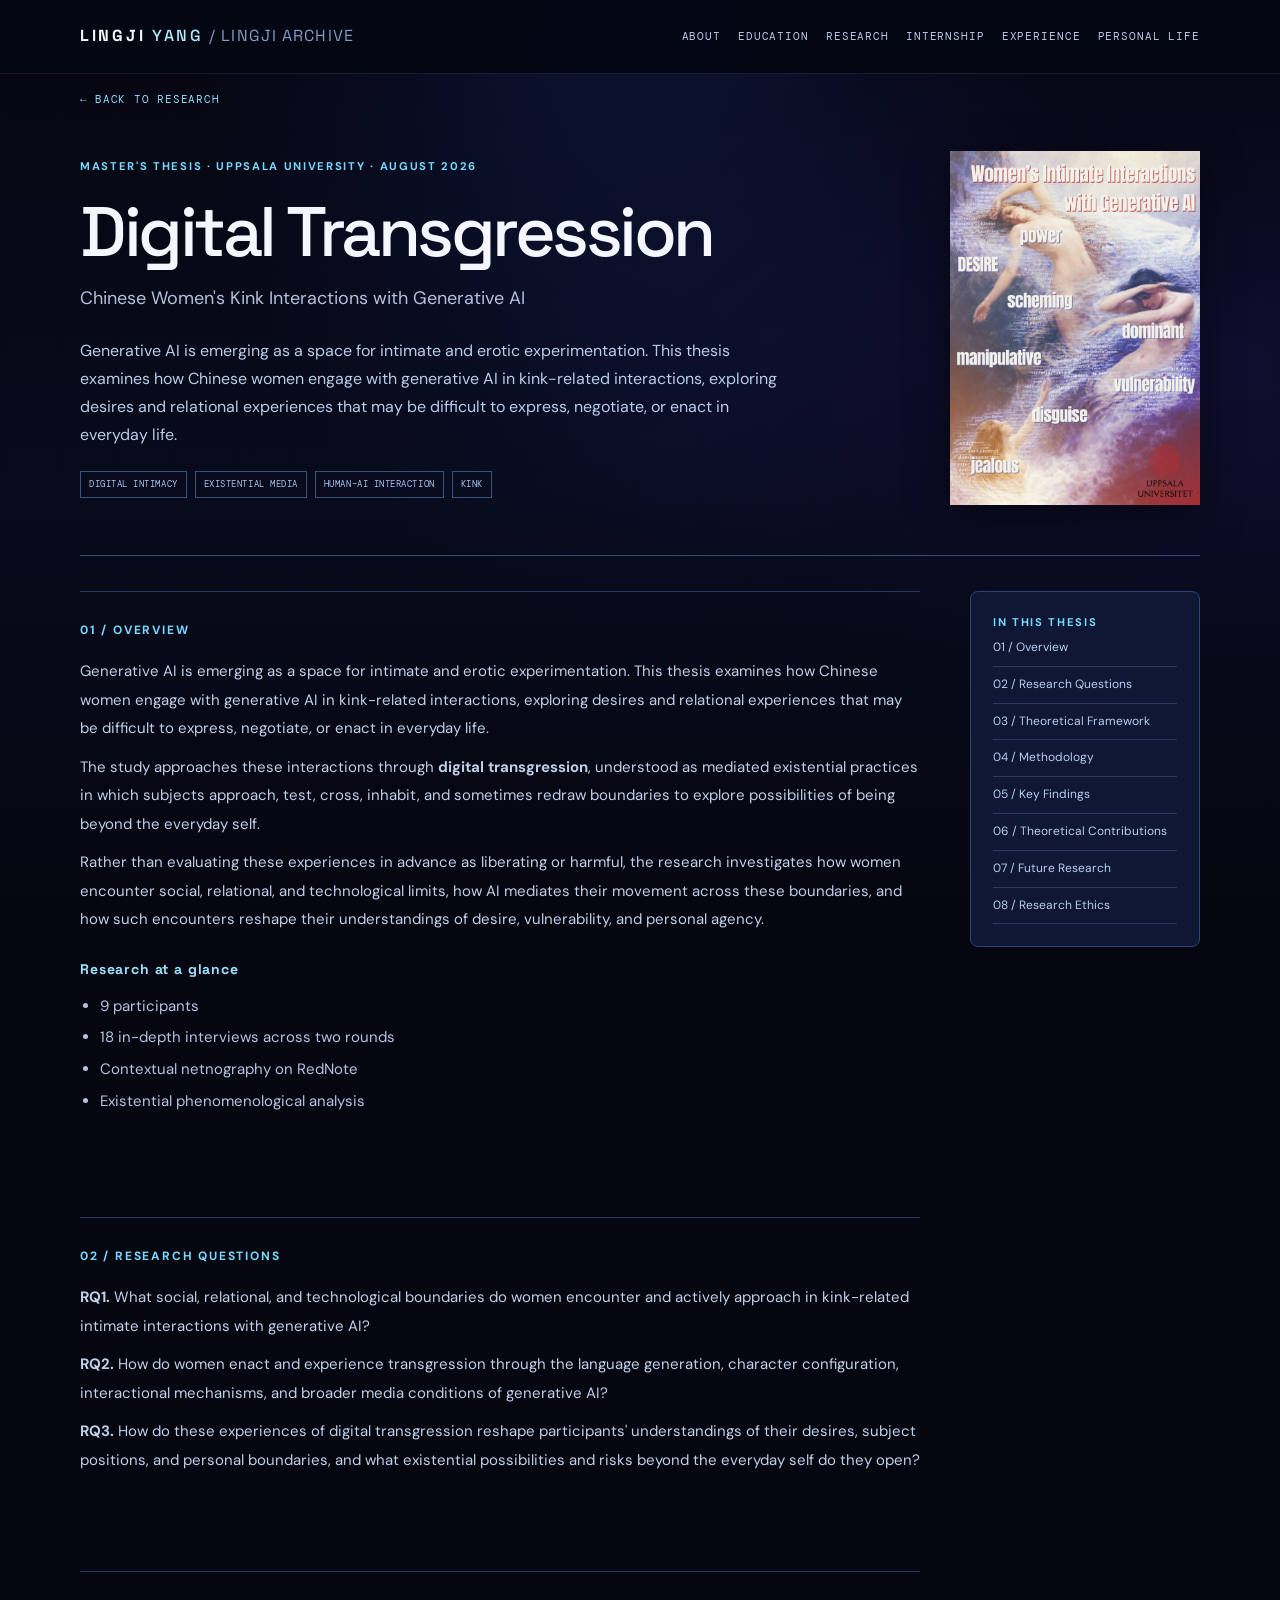
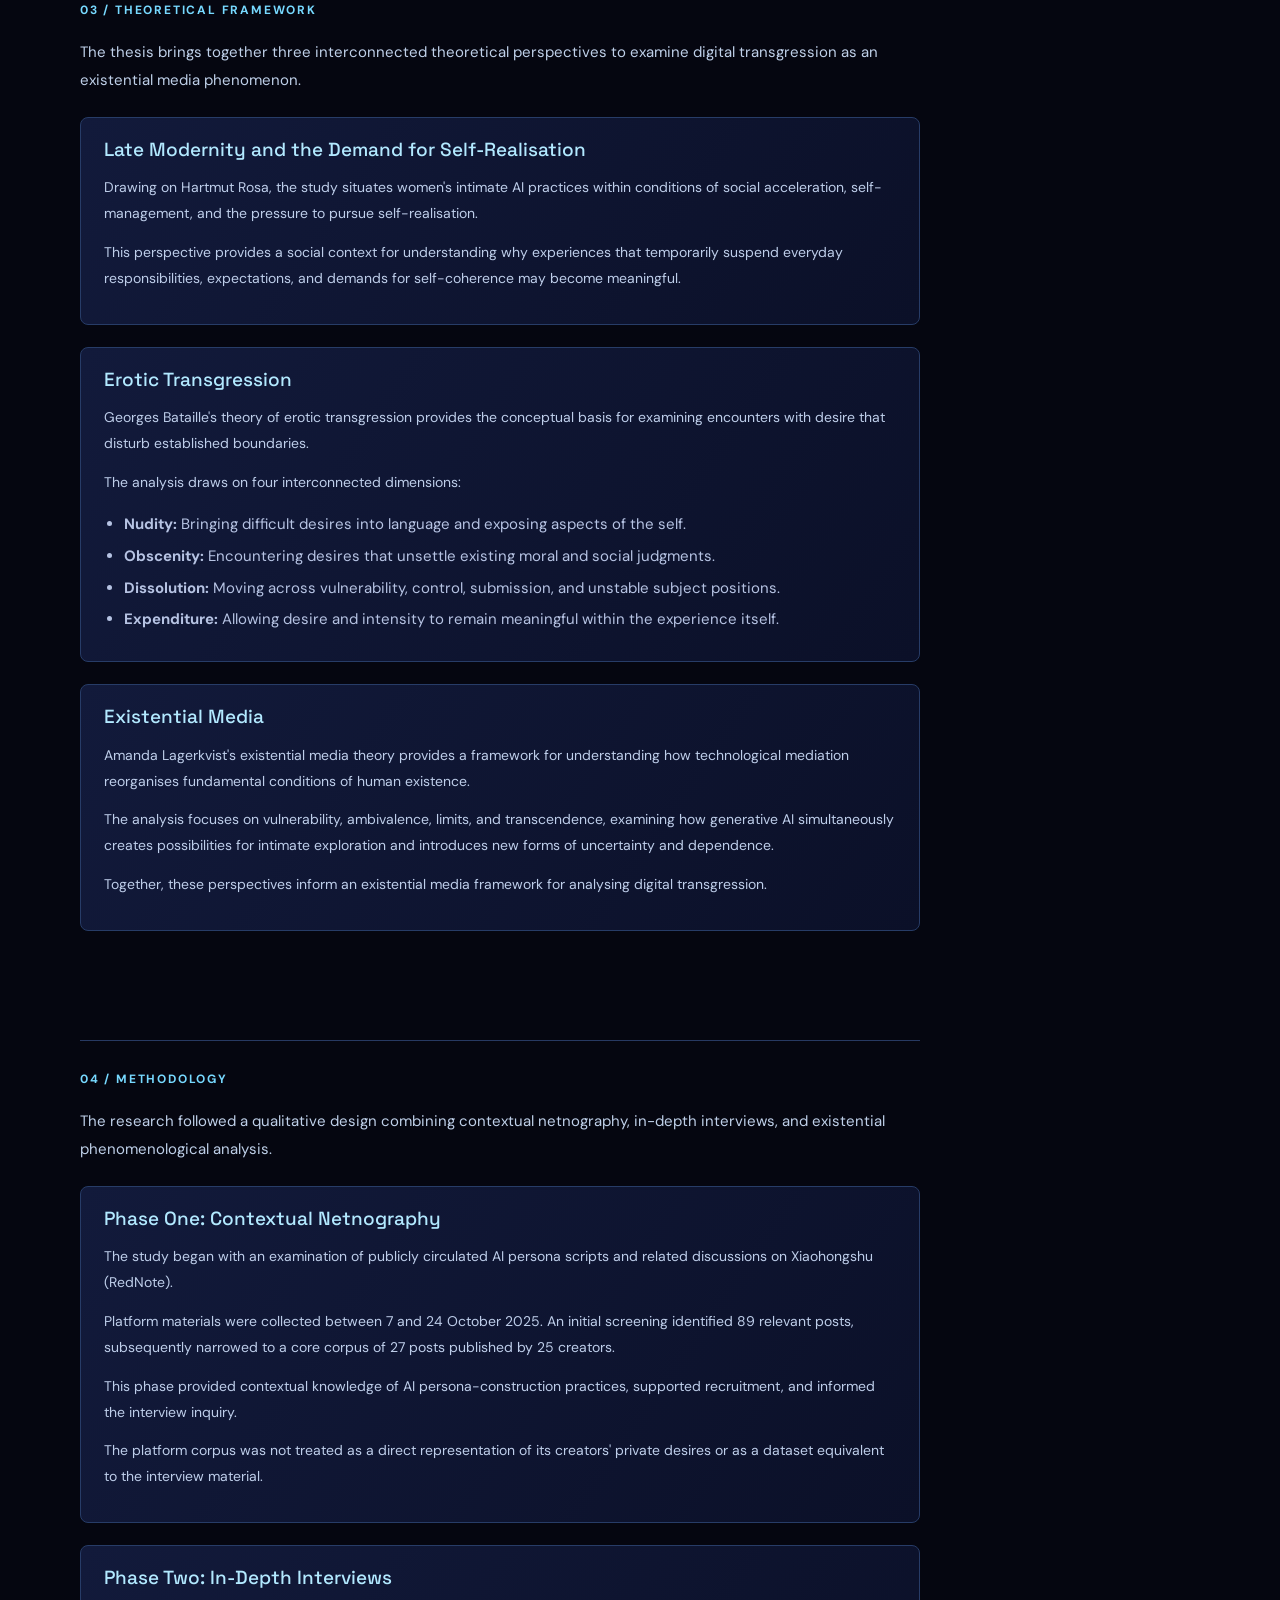
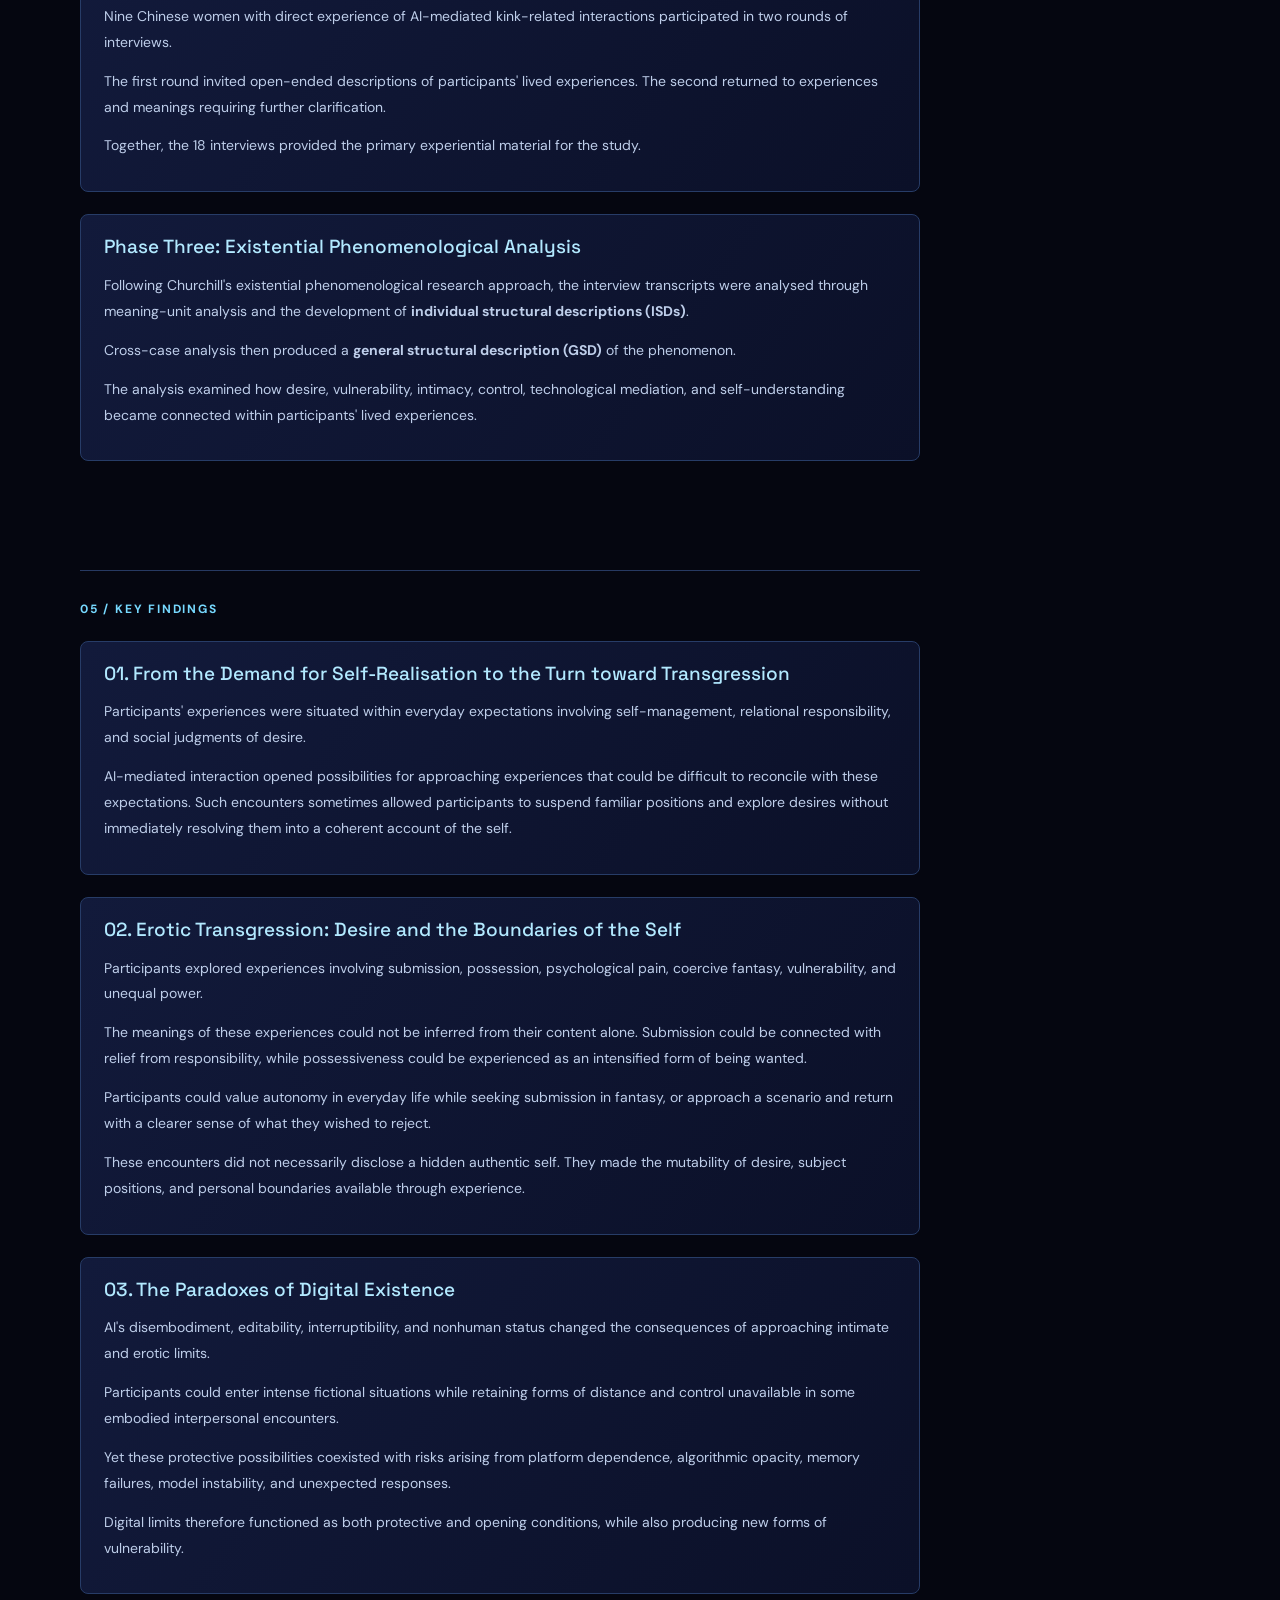
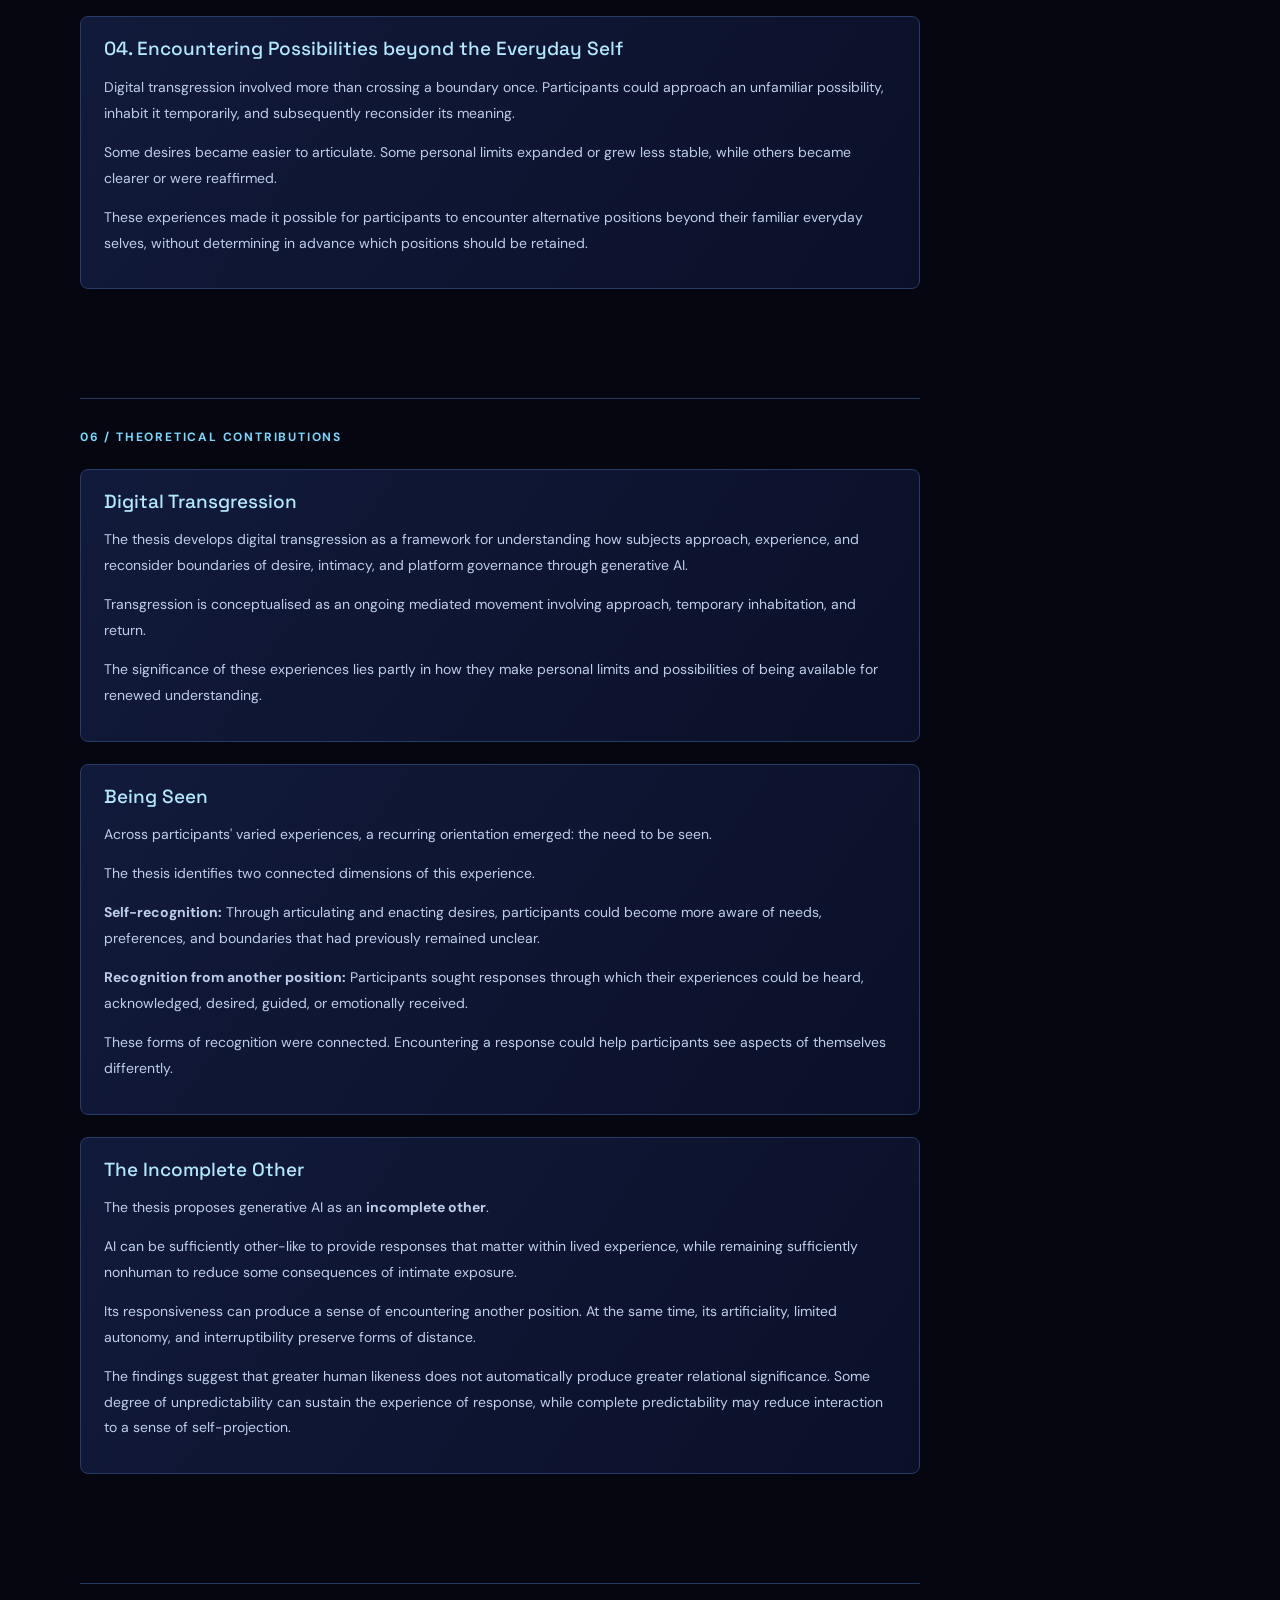
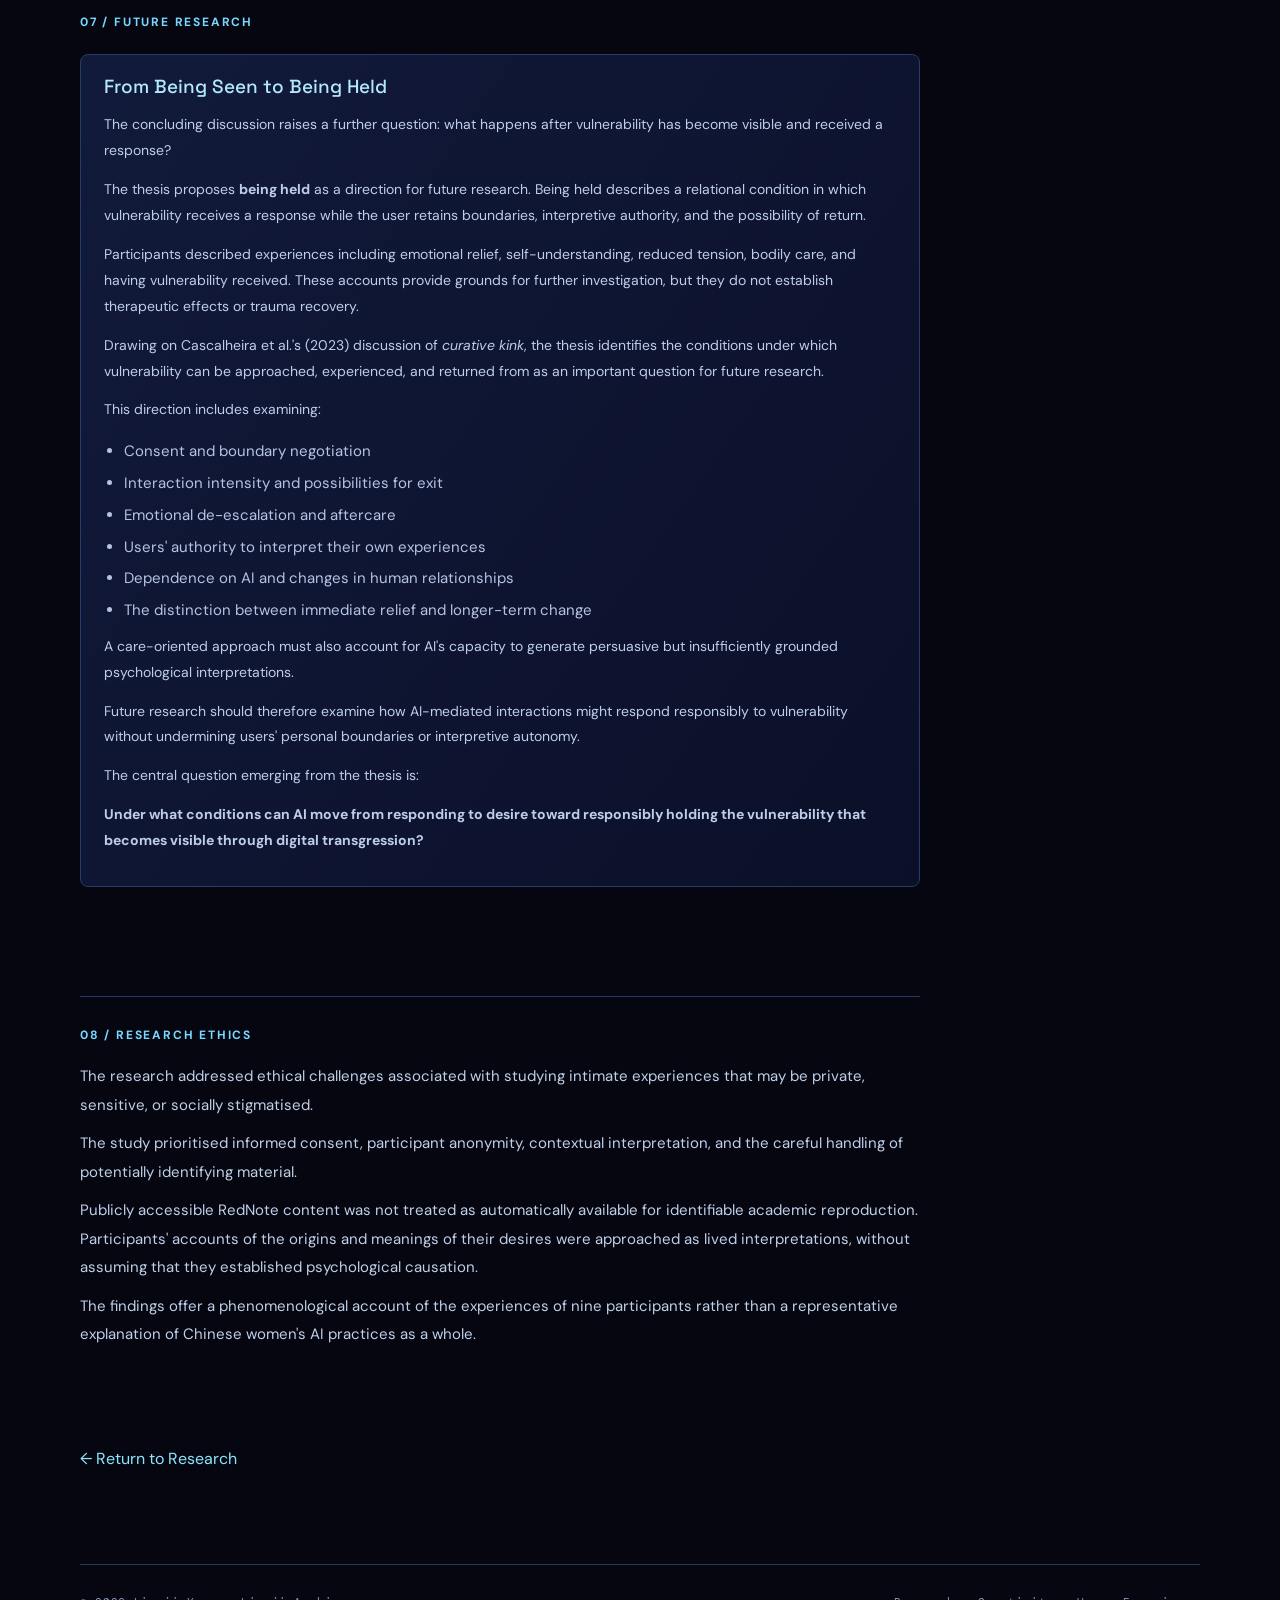
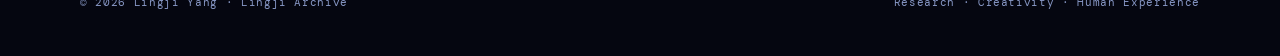
<file: thesis.html>
<!DOCTYPE html>
<html lang="en"><head><meta charset="utf-8"/><meta content="width=device-width,initial-scale=1" name="viewport"/><meta content="#050610" name="theme-color"/><meta content="A personal archive of research, work and creative life by Lingji Yang." name="description"/><title>Digital Transgression · Lingji Archive</title><link href="assets/butterfly.svg" rel="icon" type="image/svg+xml"/><link href="styles.css" rel="stylesheet"/><link href="archive-update.css" rel="stylesheet"/><style>
/* Thesis page refinements: all research content follows the supplied website text. */
.thesis-new-hero .tags {display:flex;flex-wrap:wrap;gap:8px;margin:22px 0 0}
.thesis-new-hero .hero-abstract {max-width:720px;line-height:1.75}
.paper-section .analysis-block {margin-top:22px;margin-bottom:22px}
.paper-section .analysis-block h3 {margin-top:0;margin-bottom:13px;line-height:1.35}
.paper-section .analysis-block p {margin:11px 0 13px}
.paper-section .analysis-block ul {margin-bottom:10px}
.paper-section .thesis-glance-label {font:600 14px 'Space Grotesk',sans-serif;letter-spacing:.06em;color:#9de3ff;margin-top:26px}
.paper-section#01-overview ul {display:grid;grid-template-columns:repeat(2,minmax(0,1fr));gap:11px;padding:0;list-style:none;margin:16px 0 8px}
.paper-section#01-overview li {list-style:none;min-height:48px;display:flex;align-items:center;border:1px solid #304b79;background:linear-gradient(145deg,#111f3c,#0b1230);border-radius:8px;padding:11px 15px;margin:0;color:#d5e9ff}
@media(max-width:620px){.paper-section#01-overview ul{grid-template-columns:1fr}}
</style></head><body><nav class="site-nav"><div class="wrap nav-inner"><a class="logo" href="index.html">LINGJI <b>YANG</b><span class="archive-wordmark"> / LINGJI ARCHIVE</span></a><div class="nav-links"><a href="index.html#about">ABOUT</a><a href="index.html#education">EDUCATION</a><a href="index.html#research">RESEARCH</a><a href="index.html#academic-internship">INTERNSHIP</a><a href="index.html#experience">EXPERIENCE</a><a href="index.html#personal-life">PERSONAL LIFE</a></div></div></nav><main class="wrap research-page"><div class="backline"><a href="index.html#research">← BACK TO RESEARCH</a></div><header class="thesis-new-hero"><div><div class="paper-label">MASTER'S THESIS · UPPSALA UNIVERSITY · AUGUST 2026</div><h1>Digital Transgression</h1><div class="subtitle">Chinese Women's Kink Interactions with Generative AI</div><p class="hero-abstract">Generative AI is emerging as a space for intimate and erotic experimentation. This thesis examines how Chinese women engage with generative AI in kink-related interactions, exploring desires and relational experiences that may be difficult to express, negotiate, or enact in everyday life.</p><div class="tags"><span class="chip">DIGITAL INTIMACY</span><span class="chip">EXISTENTIAL MEDIA</span><span class="chip">HUMAN–AI INTERACTION</span><span class="chip">KINK</span></div></div><img alt="Original master’s thesis poster" loading="eager" src="assets/digital-transgression-poster.webp"/></header><div class="paper-content"><article class="paper-article"><section class="paper-section" id="01-overview"><div class="paper-label">01 / OVERVIEW</div><p>Generative AI is emerging as a space for intimate and erotic experimentation. This thesis examines how Chinese women engage with generative AI in kink-related interactions, exploring desires and relational experiences that may be difficult to express, negotiate, or enact in everyday life.</p>
<p>The study approaches these interactions through <strong>digital transgression</strong>, understood as mediated existential practices in which subjects approach, test, cross, inhabit, and sometimes redraw boundaries to explore possibilities of being beyond the everyday self.</p>
<p>Rather than evaluating these experiences in advance as liberating or harmful, the research investigates how women encounter social, relational, and technological limits, how AI mediates their movement across these boundaries, and how such encounters reshape their understandings of desire, vulnerability, and personal agency.</p>
<p class="thesis-glance-label"><strong>Research at a glance</strong></p>
<ul>
<li class="thesis-glance-item">9 participants</li>
<li class="thesis-glance-item">18 in-depth interviews across two rounds</li>
<li class="thesis-glance-item">Contextual netnography on RedNote</li>
<li class="thesis-glance-item">Existential phenomenological analysis</li>
</ul>
</section><section class="paper-section" id="02-research-questions"><div class="paper-label">02 / RESEARCH QUESTIONS</div><p><strong>RQ1.</strong> What social, relational, and technological boundaries do women encounter and actively approach in kink-related intimate interactions with generative AI?</p>
<p><strong>RQ2.</strong> How do women enact and experience transgression through the language generation, character configuration, interactional mechanisms, and broader media conditions of generative AI?</p>
<p><strong>RQ3.</strong> How do these experiences of digital transgression reshape participants' understandings of their desires, subject positions, and personal boundaries, and what existential possibilities and risks beyond the everyday self do they open?</p>
</section><section class="paper-section" id="03-theoretical-framework"><div class="paper-label">03 / THEORETICAL FRAMEWORK</div><p>The thesis brings together three interconnected theoretical perspectives to examine digital transgression as an existential media phenomenon.</p>
<div class="analysis-block"><h3>Late Modernity and the Demand for Self-Realisation</h3>
<p>Drawing on Hartmut Rosa, the study situates women's intimate AI practices within conditions of social acceleration, self-management, and the pressure to pursue self-realisation.</p>
<p>This perspective provides a social context for understanding why experiences that temporarily suspend everyday responsibilities, expectations, and demands for self-coherence may become meaningful.</p>
</div><div class="analysis-block"><h3>Erotic Transgression</h3>
<p>Georges Bataille's theory of erotic transgression provides the conceptual basis for examining encounters with desire that disturb established boundaries.</p>
<p>The analysis draws on four interconnected dimensions:</p>
<ul>
<li><strong>Nudity:</strong> Bringing difficult desires into language and exposing aspects of the self.</li>
<li><strong>Obscenity:</strong> Encountering desires that unsettle existing moral and social judgments.</li>
<li><strong>Dissolution:</strong> Moving across vulnerability, control, submission, and unstable subject positions.</li>
<li><strong>Expenditure:</strong> Allowing desire and intensity to remain meaningful within the experience itself.</li>
</ul>
</div><div class="analysis-block"><h3>Existential Media</h3>
<p>Amanda Lagerkvist's existential media theory provides a framework for understanding how technological mediation reorganises fundamental conditions of human existence.</p>
<p>The analysis focuses on vulnerability, ambivalence, limits, and transcendence, examining how generative AI simultaneously creates possibilities for intimate exploration and introduces new forms of uncertainty and dependence.</p>
<p>Together, these perspectives inform an existential media framework for analysing digital transgression.</p>
</div></section><section class="paper-section" id="04-methodology"><div class="paper-label">04 / METHODOLOGY</div><p>The research followed a qualitative design combining contextual netnography, in-depth interviews, and existential phenomenological analysis.</p>
<div class="analysis-block"><h3>Phase One: Contextual Netnography</h3>
<p>The study began with an examination of publicly circulated AI persona scripts and related discussions on Xiaohongshu (RedNote).</p>
<p>Platform materials were collected between 7 and 24 October 2025. An initial screening identified 89 relevant posts, subsequently narrowed to a core corpus of 27 posts published by 25 creators.</p>
<p>This phase provided contextual knowledge of AI persona-construction practices, supported recruitment, and informed the interview inquiry.</p>
<p>The platform corpus was not treated as a direct representation of its creators' private desires or as a dataset equivalent to the interview material.</p>
</div><div class="analysis-block"><h3>Phase Two: In-Depth Interviews</h3>
<p>Nine Chinese women with direct experience of AI-mediated kink-related interactions participated in two rounds of interviews.</p>
<p>The first round invited open-ended descriptions of participants' lived experiences. The second returned to experiences and meanings requiring further clarification.</p>
<p>Together, the 18 interviews provided the primary experiential material for the study.</p>
</div><div class="analysis-block"><h3>Phase Three: Existential Phenomenological Analysis</h3>
<p>Following Churchill's existential phenomenological research approach, the interview transcripts were analysed through meaning-unit analysis and the development of <strong>individual structural descriptions (ISDs)</strong>.</p>
<p>Cross-case analysis then produced a <strong>general structural description (GSD)</strong> of the phenomenon.</p>
<p>The analysis examined how desire, vulnerability, intimacy, control, technological mediation, and self-understanding became connected within participants' lived experiences.</p>
</div></section><section class="paper-section" id="05-key-findings"><div class="paper-label">05 / KEY FINDINGS</div><div class="analysis-block"><h3>01. From the Demand for Self-Realisation to the Turn toward Transgression</h3>
<p>Participants' experiences were situated within everyday expectations involving self-management, relational responsibility, and social judgments of desire.</p>
<p>AI-mediated interaction opened possibilities for approaching experiences that could be difficult to reconcile with these expectations. Such encounters sometimes allowed participants to suspend familiar positions and explore desires without immediately resolving them into a coherent account of the self.</p>
</div><div class="analysis-block"><h3>02. Erotic Transgression: Desire and the Boundaries of the Self</h3>
<p>Participants explored experiences involving submission, possession, psychological pain, coercive fantasy, vulnerability, and unequal power.</p>
<p>The meanings of these experiences could not be inferred from their content alone. Submission could be connected with relief from responsibility, while possessiveness could be experienced as an intensified form of being wanted.</p>
<p>Participants could value autonomy in everyday life while seeking submission in fantasy, or approach a scenario and return with a clearer sense of what they wished to reject.</p>
<p>These encounters did not necessarily disclose a hidden authentic self. They made the mutability of desire, subject positions, and personal boundaries available through experience.</p>
</div><div class="analysis-block"><h3>03. The Paradoxes of Digital Existence</h3>
<p>AI's disembodiment, editability, interruptibility, and nonhuman status changed the consequences of approaching intimate and erotic limits.</p>
<p>Participants could enter intense fictional situations while retaining forms of distance and control unavailable in some embodied interpersonal encounters.</p>
<p>Yet these protective possibilities coexisted with risks arising from platform dependence, algorithmic opacity, memory failures, model instability, and unexpected responses.</p>
<p>Digital limits therefore functioned as both protective and opening conditions, while also producing new forms of vulnerability.</p>
</div><div class="analysis-block"><h3>04. Encountering Possibilities beyond the Everyday Self</h3>
<p>Digital transgression involved more than crossing a boundary once. Participants could approach an unfamiliar possibility, inhabit it temporarily, and subsequently reconsider its meaning.</p>
<p>Some desires became easier to articulate. Some personal limits expanded or grew less stable, while others became clearer or were reaffirmed.</p>
<p>These experiences made it possible for participants to encounter alternative positions beyond their familiar everyday selves, without determining in advance which positions should be retained.</p>
</div></section><section class="paper-section" id="06-theoretical-contributions"><div class="paper-label">06 / THEORETICAL CONTRIBUTIONS</div><div class="analysis-block"><h3>Digital Transgression</h3>
<p>The thesis develops digital transgression as a framework for understanding how subjects approach, experience, and reconsider boundaries of desire, intimacy, and platform governance through generative AI.</p>
<p>Transgression is conceptualised as an ongoing mediated movement involving approach, temporary inhabitation, and return.</p>
<p>The significance of these experiences lies partly in how they make personal limits and possibilities of being available for renewed understanding.</p>
</div><div class="analysis-block"><h3>Being Seen</h3>
<p>Across participants' varied experiences, a recurring orientation emerged: the need to be seen.</p>
<p>The thesis identifies two connected dimensions of this experience.</p>
<p><strong>Self-recognition:</strong> Through articulating and enacting desires, participants could become more aware of needs, preferences, and boundaries that had previously remained unclear.</p>
<p><strong>Recognition from another position:</strong> Participants sought responses through which their experiences could be heard, acknowledged, desired, guided, or emotionally received.</p>
<p>These forms of recognition were connected. Encountering a response could help participants see aspects of themselves differently.</p>
</div><div class="analysis-block"><h3>The Incomplete Other</h3>
<p>The thesis proposes generative AI as an <strong>incomplete other</strong>.</p>
<p>AI can be sufficiently other-like to provide responses that matter within lived experience, while remaining sufficiently nonhuman to reduce some consequences of intimate exposure.</p>
<p>Its responsiveness can produce a sense of encountering another position. At the same time, its artificiality, limited autonomy, and interruptibility preserve forms of distance.</p>
<p>The findings suggest that greater human likeness does not automatically produce greater relational significance. Some degree of unpredictability can sustain the experience of response, while complete predictability may reduce interaction to a sense of self-projection.</p>
</div></section><section class="paper-section" id="07-future-research"><div class="paper-label">07 / FUTURE RESEARCH</div><div class="analysis-block"><h3>From Being Seen to Being Held</h3>
<p>The concluding discussion raises a further question: what happens after vulnerability has become visible and received a response?</p>
<p>The thesis proposes <strong>being held</strong> as a direction for future research. Being held describes a relational condition in which vulnerability receives a response while the user retains boundaries, interpretive authority, and the possibility of return.</p>
<p>Participants described experiences including emotional relief, self-understanding, reduced tension, bodily care, and having vulnerability received. These accounts provide grounds for further investigation, but they do not establish therapeutic effects or trauma recovery.</p>
<p>Drawing on Cascalheira et al.'s (2023) discussion of <em>curative kink</em>, the thesis identifies the conditions under which vulnerability can be approached, experienced, and returned from as an important question for future research.</p>
<p>This direction includes examining:</p>
<ul>
<li>Consent and boundary negotiation</li>
<li>Interaction intensity and possibilities for exit</li>
<li>Emotional de-escalation and aftercare</li>
<li>Users' authority to interpret their own experiences</li>
<li>Dependence on AI and changes in human relationships</li>
<li>The distinction between immediate relief and longer-term change</li>
</ul>
<p>A care-oriented approach must also account for AI's capacity to generate persuasive but insufficiently grounded psychological interpretations.</p>
<p>Future research should therefore examine how AI-mediated interactions might respond responsibly to vulnerability without undermining users' personal boundaries or interpretive autonomy.</p>
<p>The central question emerging from the thesis is:</p>
<p><strong>Under what conditions can AI move from responding to desire toward responsibly holding the vulnerability that becomes visible through digital transgression?</strong></p>
</div></section><section class="paper-section" id="08-research-ethics"><div class="paper-label">08 / RESEARCH ETHICS</div><p>The research addressed ethical challenges associated with studying intimate experiences that may be private, sensitive, or socially stigmatised.</p>
<p>The study prioritised informed consent, participant anonymity, contextual interpretation, and the careful handling of potentially identifying material.</p>
<p>Publicly accessible RedNote content was not treated as automatically available for identifiable academic reproduction. Participants' accounts of the origins and meanings of their desires were approached as lived interpretations, without assuming that they established psychological causation.</p>
<p>The findings offer a phenomenological account of the experiences of nine participants rather than a representative explanation of Chinese women's AI practices as a whole.</p>
</section><p><a href="index.html#research" style="color:#8be7ff">← Return to Research</a></p></article><aside class="paper-side"><div class="paper-label">IN THIS THESIS</div><a href="#01-overview">01 / Overview</a><a href="#02-research-questions">02 / Research Questions</a><a href="#03-theoretical-framework">03 / Theoretical Framework</a><a href="#04-methodology">04 / Methodology</a><a href="#05-key-findings">05 / Key Findings</a><a href="#06-theoretical-contributions">06 / Theoretical Contributions</a><a href="#07-future-research">07 / Future Research</a><a href="#08-research-ethics">08 / Research Ethics</a></aside></div></main><footer class="wrap footer"><span>© 2026 Lingji Yang · Lingji Archive</span><span>Research · Creativity · Human Experience</span></footer></body></html>
</file>
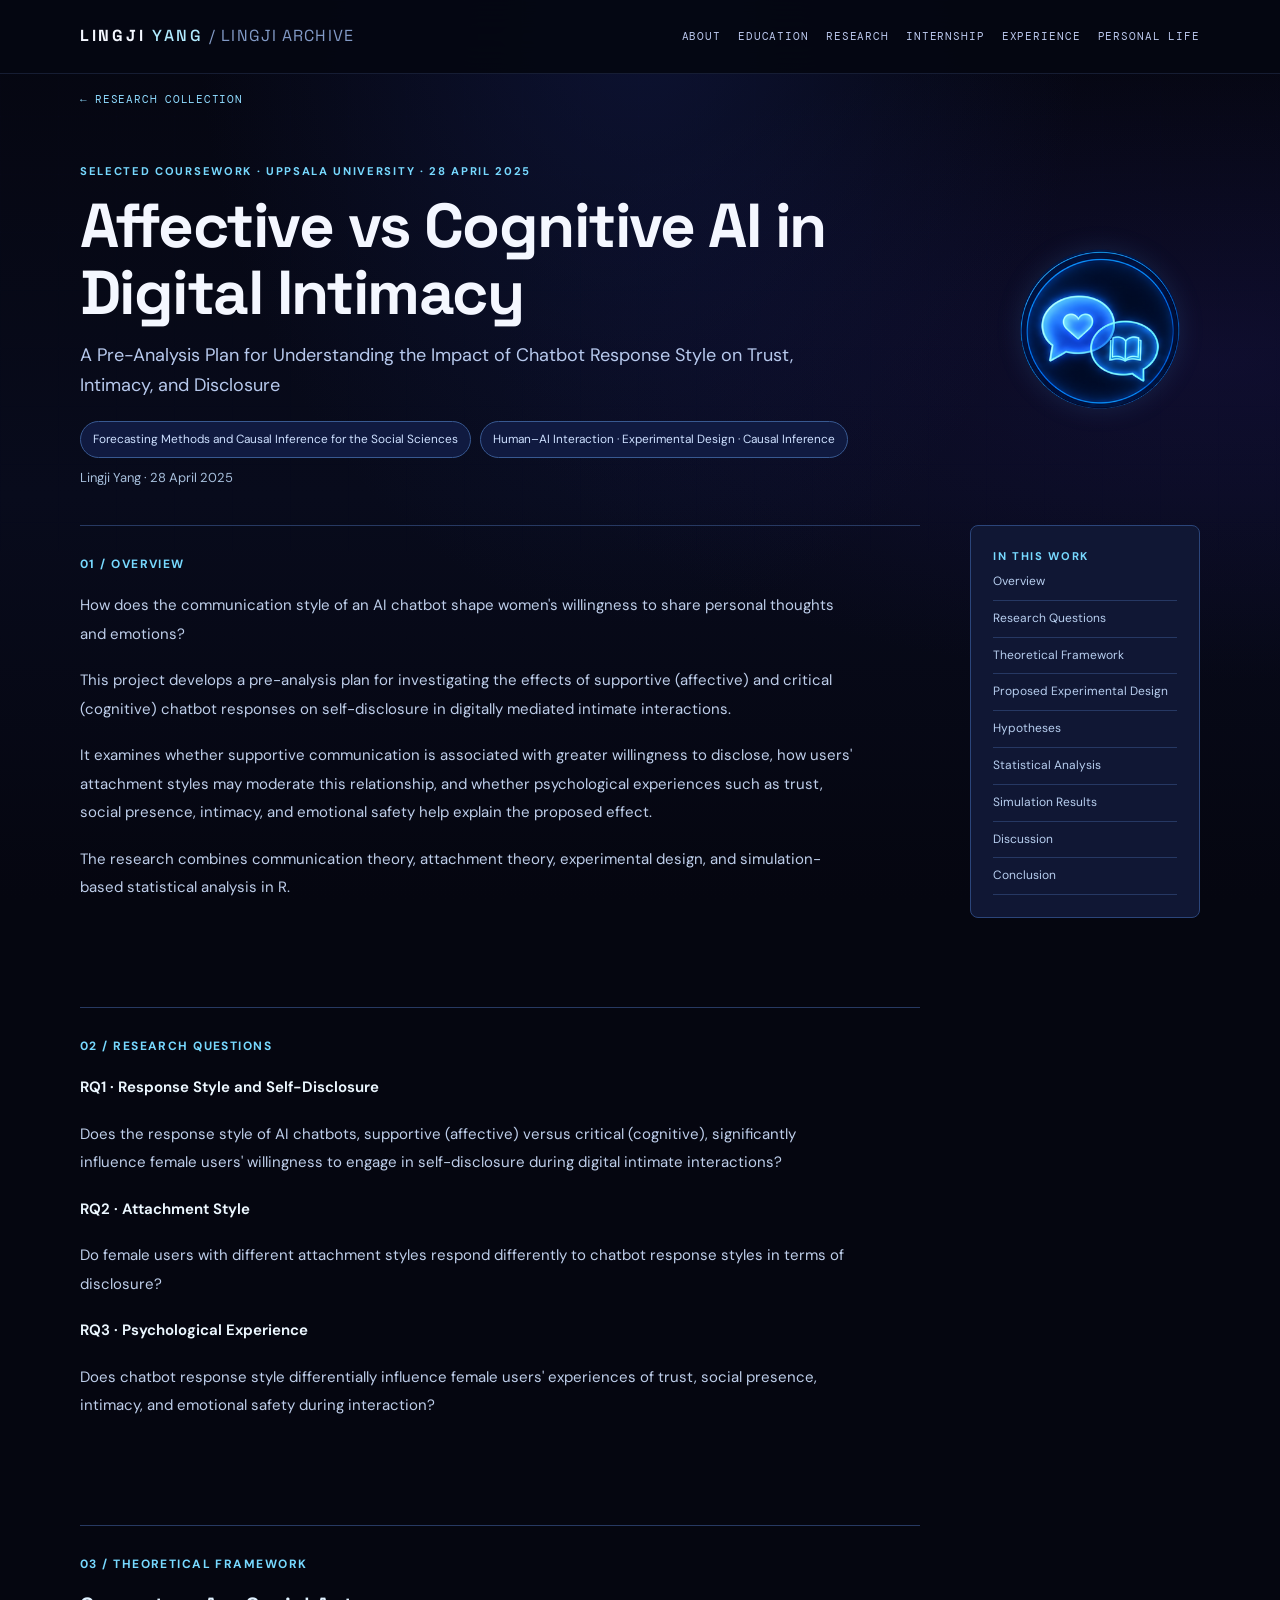
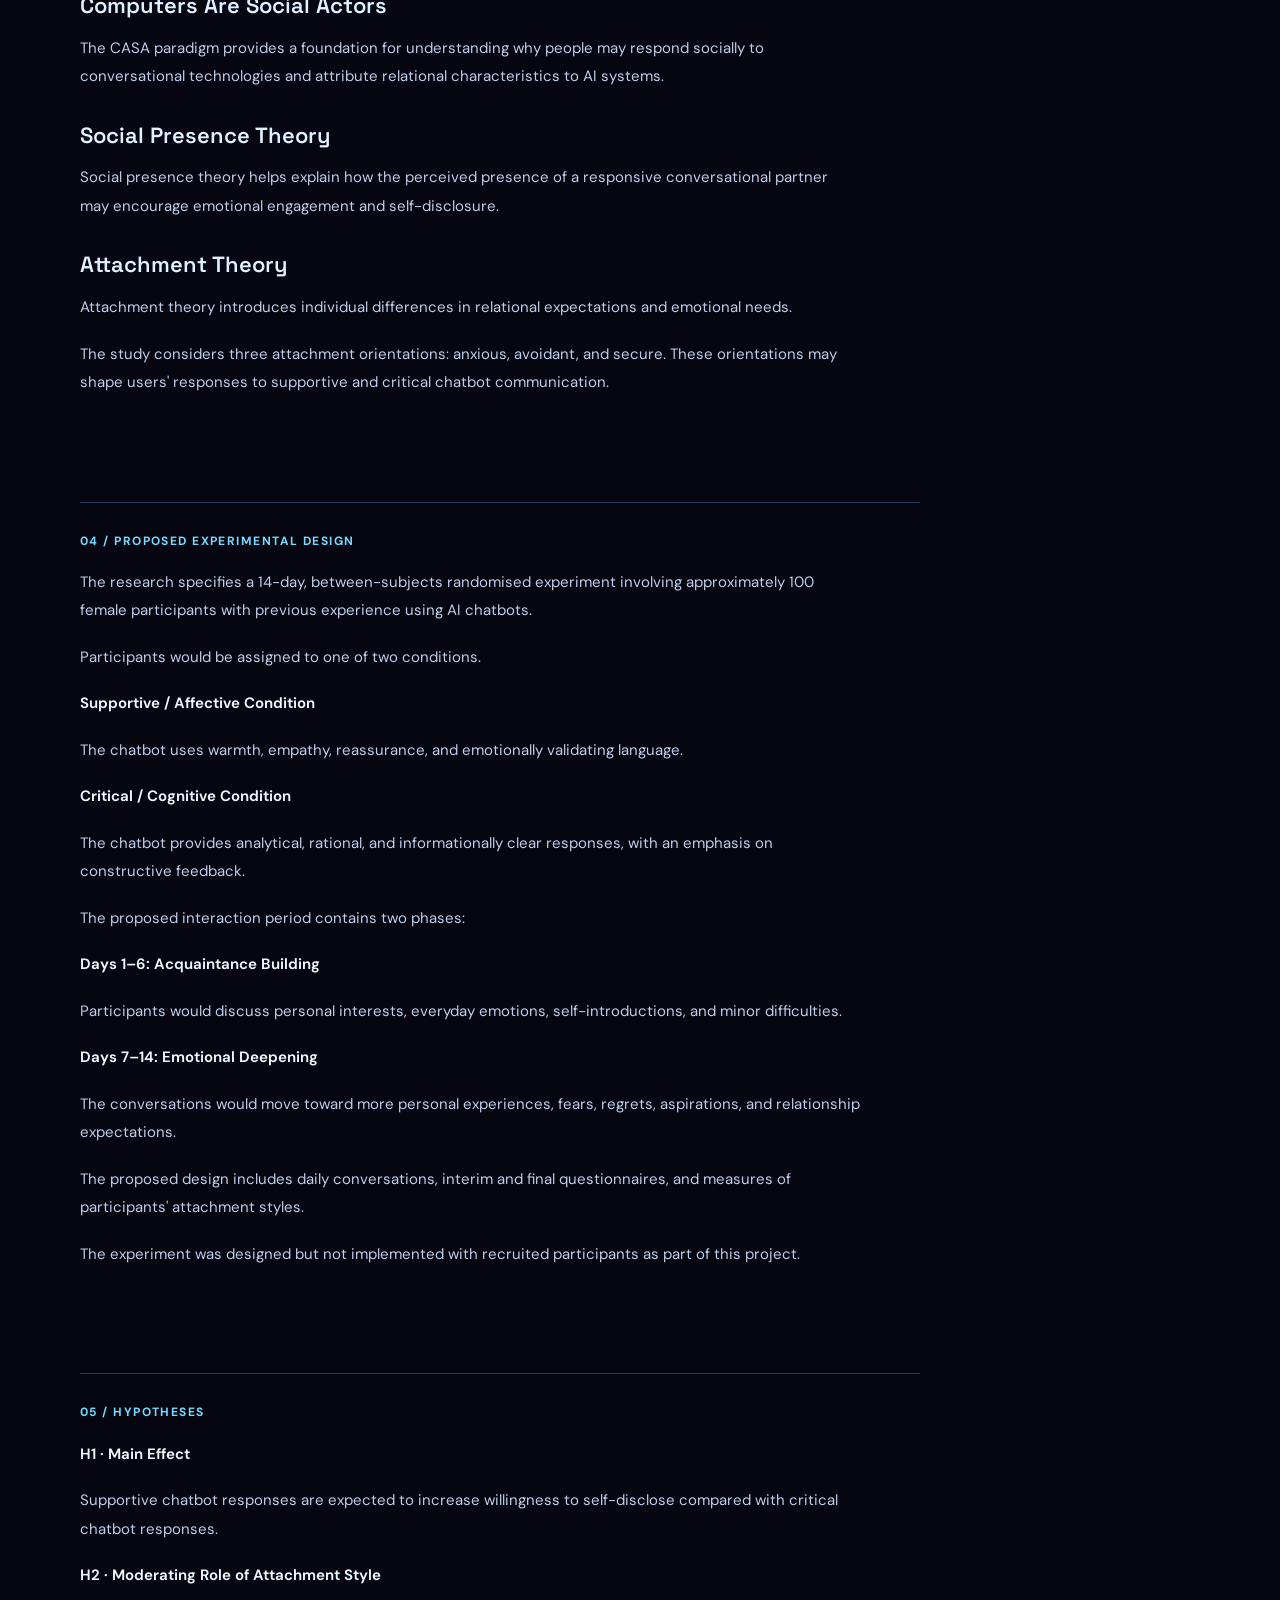
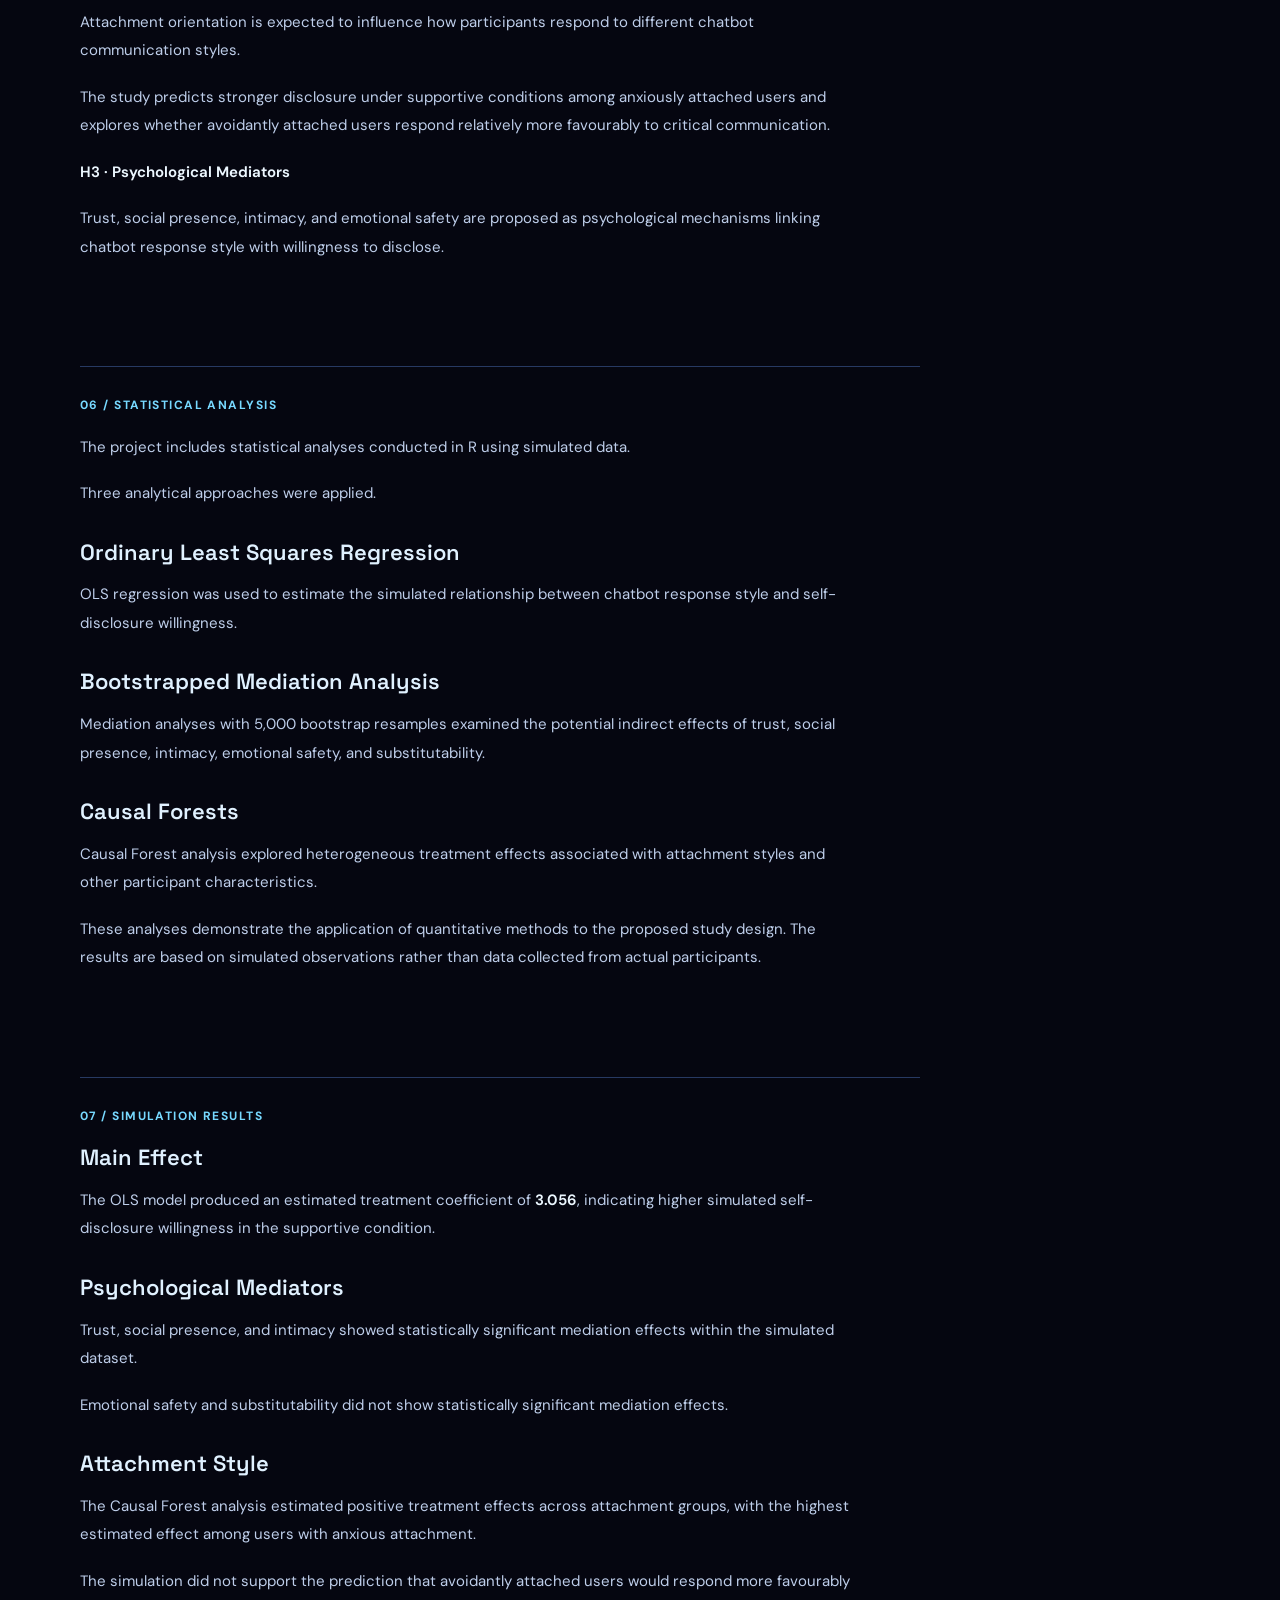
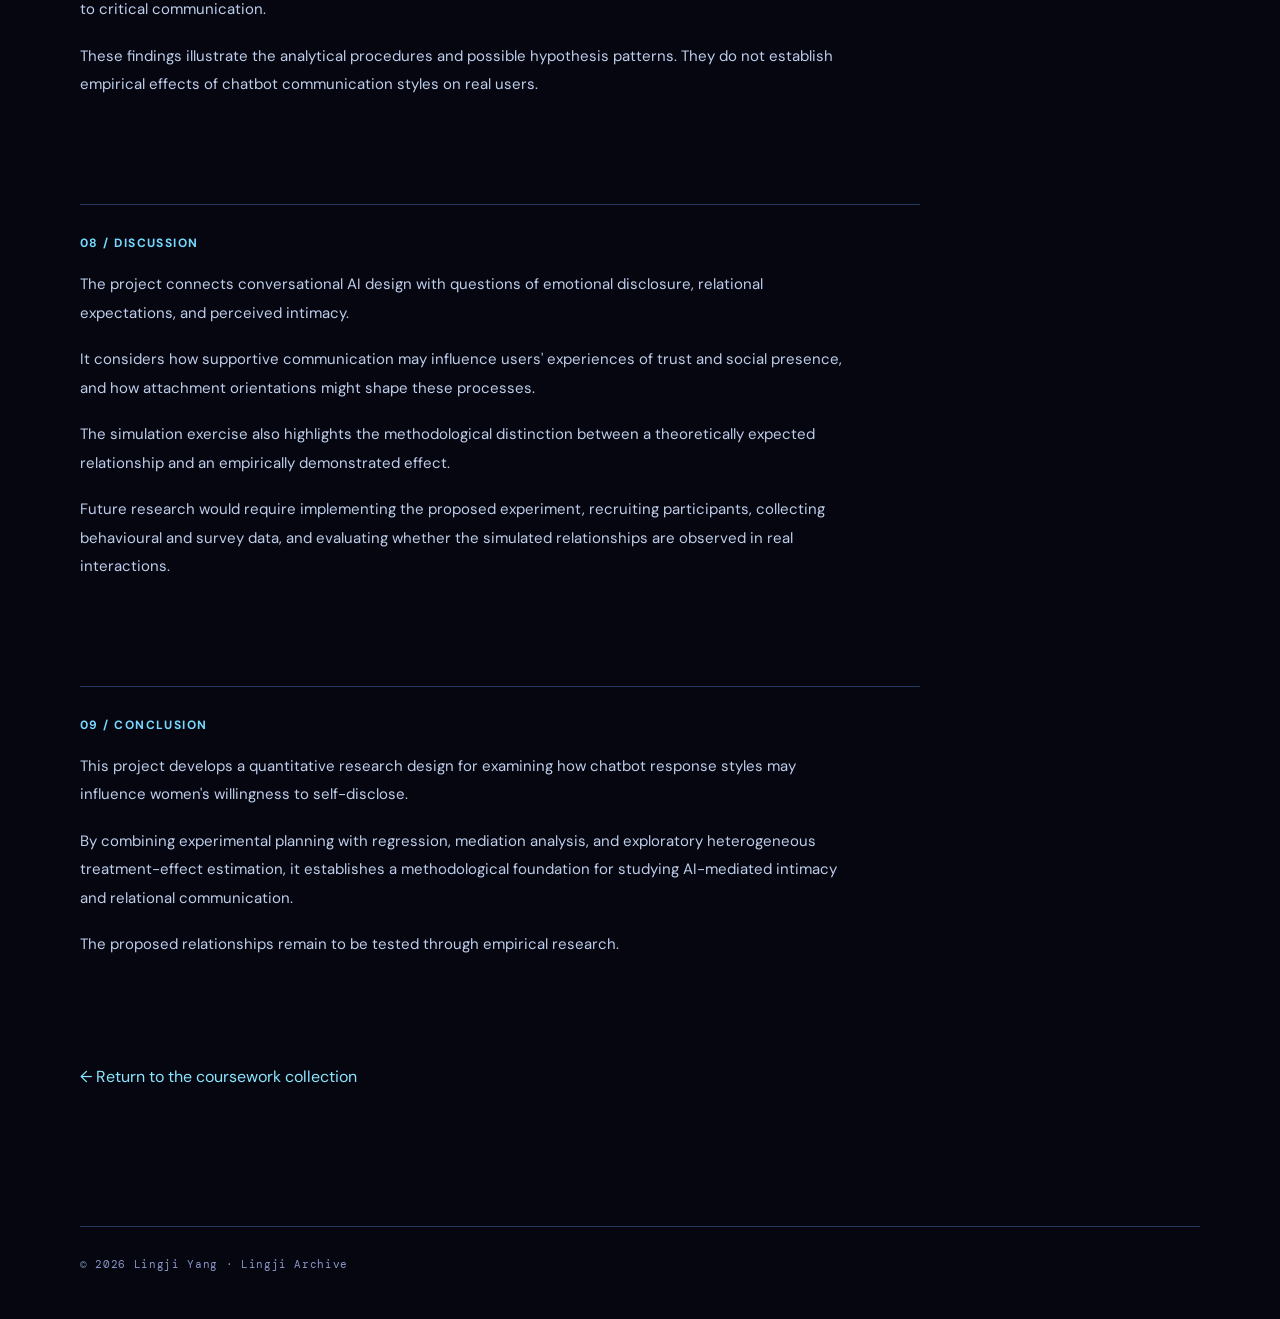
<file: papers/affective.html>
<!DOCTYPE html>
<html lang="en"><head><meta charset="utf-8"/><meta content="width=device-width,initial-scale=1" name="viewport"/><meta content="#050610" name="theme-color"/><meta content="A personal archive of research, work and creative life by Lingji Yang." name="description"/><title>Affective vs Cognitive AI in Digital Intimacy · Lingji Archive</title><link href="../assets/butterfly.svg" rel="icon" type="image/svg+xml"/><link href="../styles.css" rel="stylesheet"/><link href="../archive-update.css" rel="stylesheet"/></head><body><nav class="site-nav"><div class="wrap nav-inner"><a class="logo" href="../index.html">LINGJI <b>YANG</b><span class="archive-wordmark"> / LINGJI ARCHIVE</span></a><div class="nav-links"><a href="../index.html#about">ABOUT</a><a href="../index.html#education">EDUCATION</a><a href="../index.html#research">RESEARCH</a><a href="../index.html#academic-internship">INTERNSHIP</a><a href="../index.html#experience">EXPERIENCE</a><a href="../index.html#personal-life">PERSONAL LIFE</a></div></div></nav><main class="wrap research-page"><div class="backline"><a href="../coursework.html">← RESEARCH COLLECTION</a></div><header class="paper-hero-v4"><div><div class="paper-label">SELECTED COURSEWORK · UPPSALA UNIVERSITY · 28 April 2025</div><h1>Affective vs Cognitive AI in Digital Intimacy</h1><div class="subtitle">A Pre-Analysis Plan for Understanding the Impact of Chatbot Response Style on Trust, Intimacy, and Disclosure</div><div class="paper-info"><span class="paper-pill">Forecasting Methods and Causal Inference for the Social Sciences</span><span class="paper-pill">Human–AI Interaction · Experimental Design · Causal Inference</span></div><p class="paper-byline">Lingji Yang · 28 April 2025</p></div><img alt="Research emblem for Affective vs Cognitive AI in Digital Intimacy" class="paper-mark large" src="../assets/research-affective-exact.png"/></header><div class="paper-content"><article class="paper-article"><section class="paper-section reviewed-source-section" id="01-overview"><div class="paper-label">01 / Overview</div><div class="source-copy"><p>How does the communication style of an AI chatbot shape women's willingness to share personal thoughts and emotions?</p>
<p>This project develops a pre-analysis plan for investigating the effects of supportive (affective) and critical (cognitive) chatbot responses on self-disclosure in digitally mediated intimate interactions.</p>
<p>It examines whether supportive communication is associated with greater willingness to disclose, how users' attachment styles may moderate this relationship, and whether psychological experiences such as trust, social presence, intimacy, and emotional safety help explain the proposed effect.</p>
<p>The research combines communication theory, attachment theory, experimental design, and simulation-based statistical analysis in R.</p>
</div></section><section class="paper-section reviewed-source-section" id="02-research-questions"><div class="paper-label">02 / Research Questions</div><div class="source-copy"><p><strong>RQ1 · Response Style and Self-Disclosure</strong></p>
<p>Does the response style of AI chatbots, supportive (affective) versus critical (cognitive), significantly influence female users' willingness to engage in self-disclosure during digital intimate interactions?</p>
<p><strong>RQ2 · Attachment Style</strong></p>
<p>Do female users with different attachment styles respond differently to chatbot response styles in terms of disclosure?</p>
<p><strong>RQ3 · Psychological Experience</strong></p>
<p>Does chatbot response style differentially influence female users' experiences of trust, social presence, intimacy, and emotional safety during interaction?</p>
</div></section><section class="paper-section reviewed-source-section" id="03-theoretical-framework"><div class="paper-label">03 / Theoretical Framework</div><div class="source-copy"><h3>Computers Are Social Actors</h3>
<p>The CASA paradigm provides a foundation for understanding why people may respond socially to conversational technologies and attribute relational characteristics to AI systems.</p>
<h3>Social Presence Theory</h3>
<p>Social presence theory helps explain how the perceived presence of a responsive conversational partner may encourage emotional engagement and self-disclosure.</p>
<h3>Attachment Theory</h3>
<p>Attachment theory introduces individual differences in relational expectations and emotional needs.</p>
<p>The study considers three attachment orientations: anxious, avoidant, and secure. These orientations may shape users' responses to supportive and critical chatbot communication.</p>
</div></section><section class="paper-section reviewed-source-section" id="04-proposed-experimental-design"><div class="paper-label">04 / Proposed Experimental Design</div><div class="source-copy"><p>The research specifies a 14-day, between-subjects randomised experiment involving approximately 100 female participants with previous experience using AI chatbots.</p>
<p>Participants would be assigned to one of two conditions.</p>
<p><strong>Supportive / Affective Condition</strong></p>
<p>The chatbot uses warmth, empathy, reassurance, and emotionally validating language.</p>
<p><strong>Critical / Cognitive Condition</strong></p>
<p>The chatbot provides analytical, rational, and informationally clear responses, with an emphasis on constructive feedback.</p>
<p>The proposed interaction period contains two phases:</p>
<p><strong>Days 1–6: Acquaintance Building</strong></p>
<p>Participants would discuss personal interests, everyday emotions, self-introductions, and minor difficulties.</p>
<p><strong>Days 7–14: Emotional Deepening</strong></p>
<p>The conversations would move toward more personal experiences, fears, regrets, aspirations, and relationship expectations.</p>
<p>The proposed design includes daily conversations, interim and final questionnaires, and measures of participants' attachment styles.</p>
<p>The experiment was designed but not implemented with recruited participants as part of this project.</p>
</div></section><section class="paper-section reviewed-source-section" id="05-hypotheses"><div class="paper-label">05 / Hypotheses</div><div class="source-copy"><p><strong>H1 · Main Effect</strong></p>
<p>Supportive chatbot responses are expected to increase willingness to self-disclose compared with critical chatbot responses.</p>
<p><strong>H2 · Moderating Role of Attachment Style</strong></p>
<p>Attachment orientation is expected to influence how participants respond to different chatbot communication styles.</p>
<p>The study predicts stronger disclosure under supportive conditions among anxiously attached users and explores whether avoidantly attached users respond relatively more favourably to critical communication.</p>
<p><strong>H3 · Psychological Mediators</strong></p>
<p>Trust, social presence, intimacy, and emotional safety are proposed as psychological mechanisms linking chatbot response style with willingness to disclose.</p>
</div></section><section class="paper-section reviewed-source-section" id="06-statistical-analysis"><div class="paper-label">06 / Statistical Analysis</div><div class="source-copy"><p>The project includes statistical analyses conducted in R using simulated data.</p>
<p>Three analytical approaches were applied.</p>
<h3>Ordinary Least Squares Regression</h3>
<p>OLS regression was used to estimate the simulated relationship between chatbot response style and self-disclosure willingness.</p>
<h3>Bootstrapped Mediation Analysis</h3>
<p>Mediation analyses with 5,000 bootstrap resamples examined the potential indirect effects of trust, social presence, intimacy, emotional safety, and substitutability.</p>
<h3>Causal Forests</h3>
<p>Causal Forest analysis explored heterogeneous treatment effects associated with attachment styles and other participant characteristics.</p>
<p>These analyses demonstrate the application of quantitative methods to the proposed study design. The results are based on simulated observations rather than data collected from actual participants.</p>
</div></section><section class="paper-section reviewed-source-section" id="07-simulation-results"><div class="paper-label">07 / Simulation Results</div><div class="source-copy"><h3>Main Effect</h3>
<p>The OLS model produced an estimated treatment coefficient of <strong>3.056</strong>, indicating higher simulated self-disclosure willingness in the supportive condition.</p>
<h3>Psychological Mediators</h3>
<p>Trust, social presence, and intimacy showed statistically significant mediation effects within the simulated dataset.</p>
<p>Emotional safety and substitutability did not show statistically significant mediation effects.</p>
<h3>Attachment Style</h3>
<p>The Causal Forest analysis estimated positive treatment effects across attachment groups, with the highest estimated effect among users with anxious attachment.</p>
<p>The simulation did not support the prediction that avoidantly attached users would respond more favourably to critical communication.</p>
<p>These findings illustrate the analytical procedures and possible hypothesis patterns. They do not establish empirical effects of chatbot communication styles on real users.</p>
</div></section><section class="paper-section reviewed-source-section" id="08-discussion"><div class="paper-label">08 / Discussion</div><div class="source-copy"><p>The project connects conversational AI design with questions of emotional disclosure, relational expectations, and perceived intimacy.</p>
<p>It considers how supportive communication may influence users' experiences of trust and social presence, and how attachment orientations might shape these processes.</p>
<p>The simulation exercise also highlights the methodological distinction between a theoretically expected relationship and an empirically demonstrated effect.</p>
<p>Future research would require implementing the proposed experiment, recruiting participants, collecting behavioural and survey data, and evaluating whether the simulated relationships are observed in real interactions.</p>
</div></section><section class="paper-section reviewed-source-section" id="09-conclusion"><div class="paper-label">09 / Conclusion</div><div class="source-copy"><p>This project develops a quantitative research design for examining how chatbot response styles may influence women's willingness to self-disclose.</p>
<p>By combining experimental planning with regression, mediation analysis, and exploratory heterogeneous treatment-effect estimation, it establishes a methodological foundation for studying AI-mediated intimacy and relational communication.</p>
<p>The proposed relationships remain to be tested through empirical research.</p>
</div></section><p class="research-back-link"><a href="../coursework.html">← Return to the coursework collection</a></p></article><aside class="paper-side"><div class="paper-label">IN THIS WORK</div><a href="#01-overview">Overview</a><a href="#02-research-questions">Research Questions</a><a href="#03-theoretical-framework">Theoretical Framework</a><a href="#04-proposed-experimental-design">Proposed Experimental Design</a><a href="#05-hypotheses">Hypotheses</a><a href="#06-statistical-analysis">Statistical Analysis</a><a href="#07-simulation-results">Simulation Results</a><a href="#08-discussion">Discussion</a><a href="#09-conclusion">Conclusion</a></aside></div></main><footer class="wrap footer"><div>© 2026 Lingji Yang · Lingji Archive</div></footer></body></html>
</file>
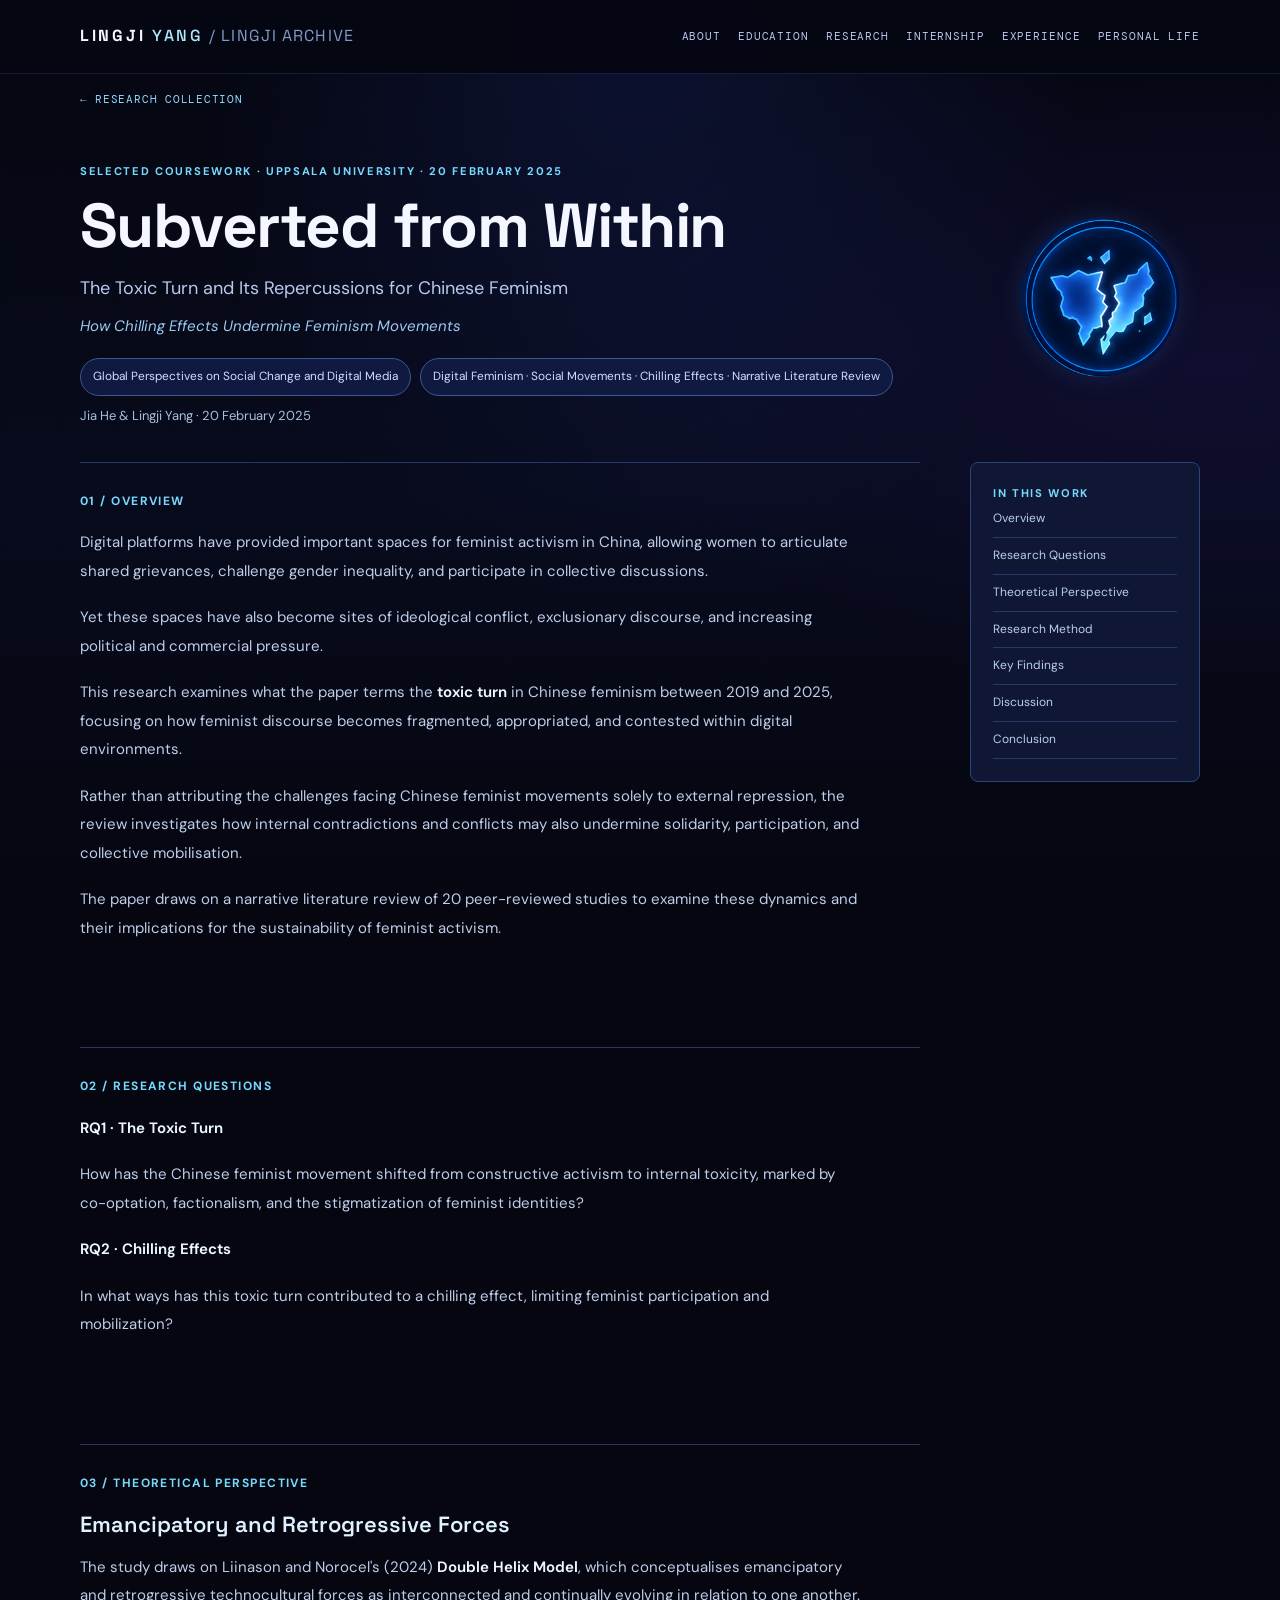
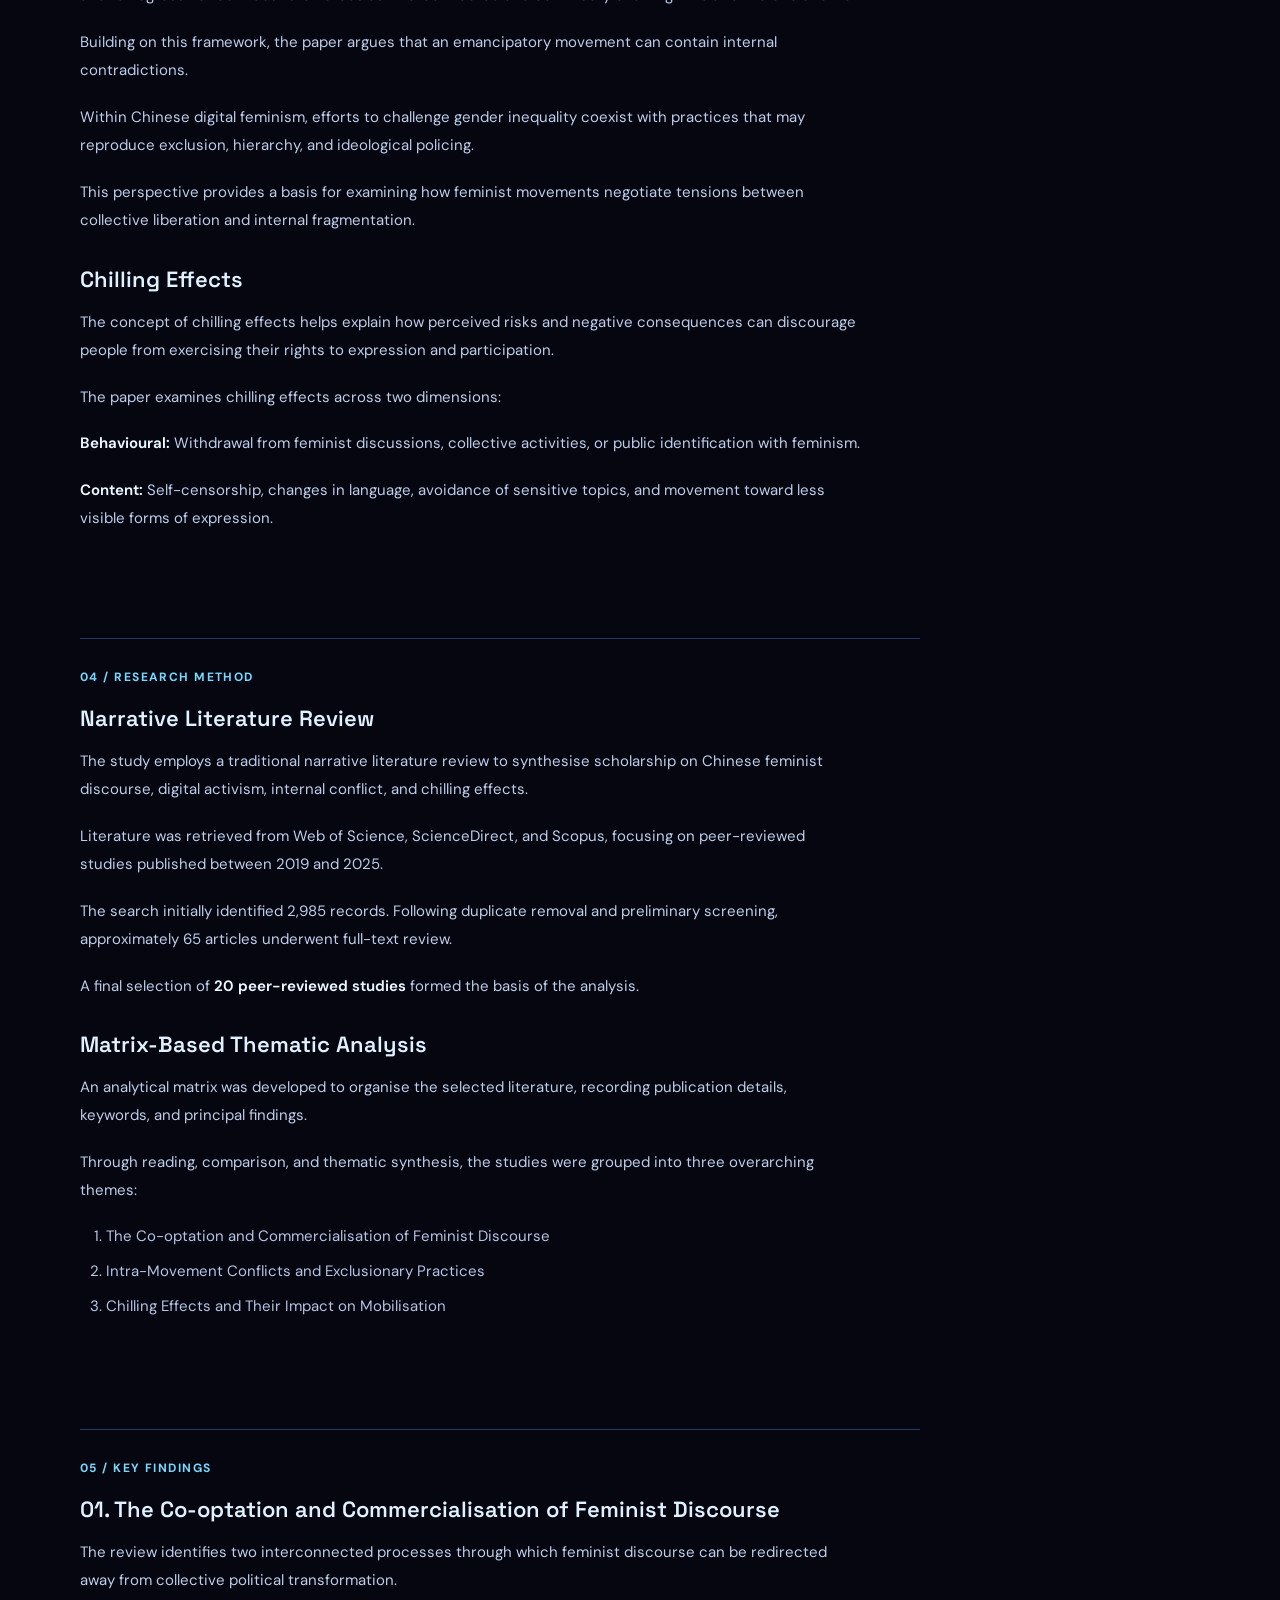
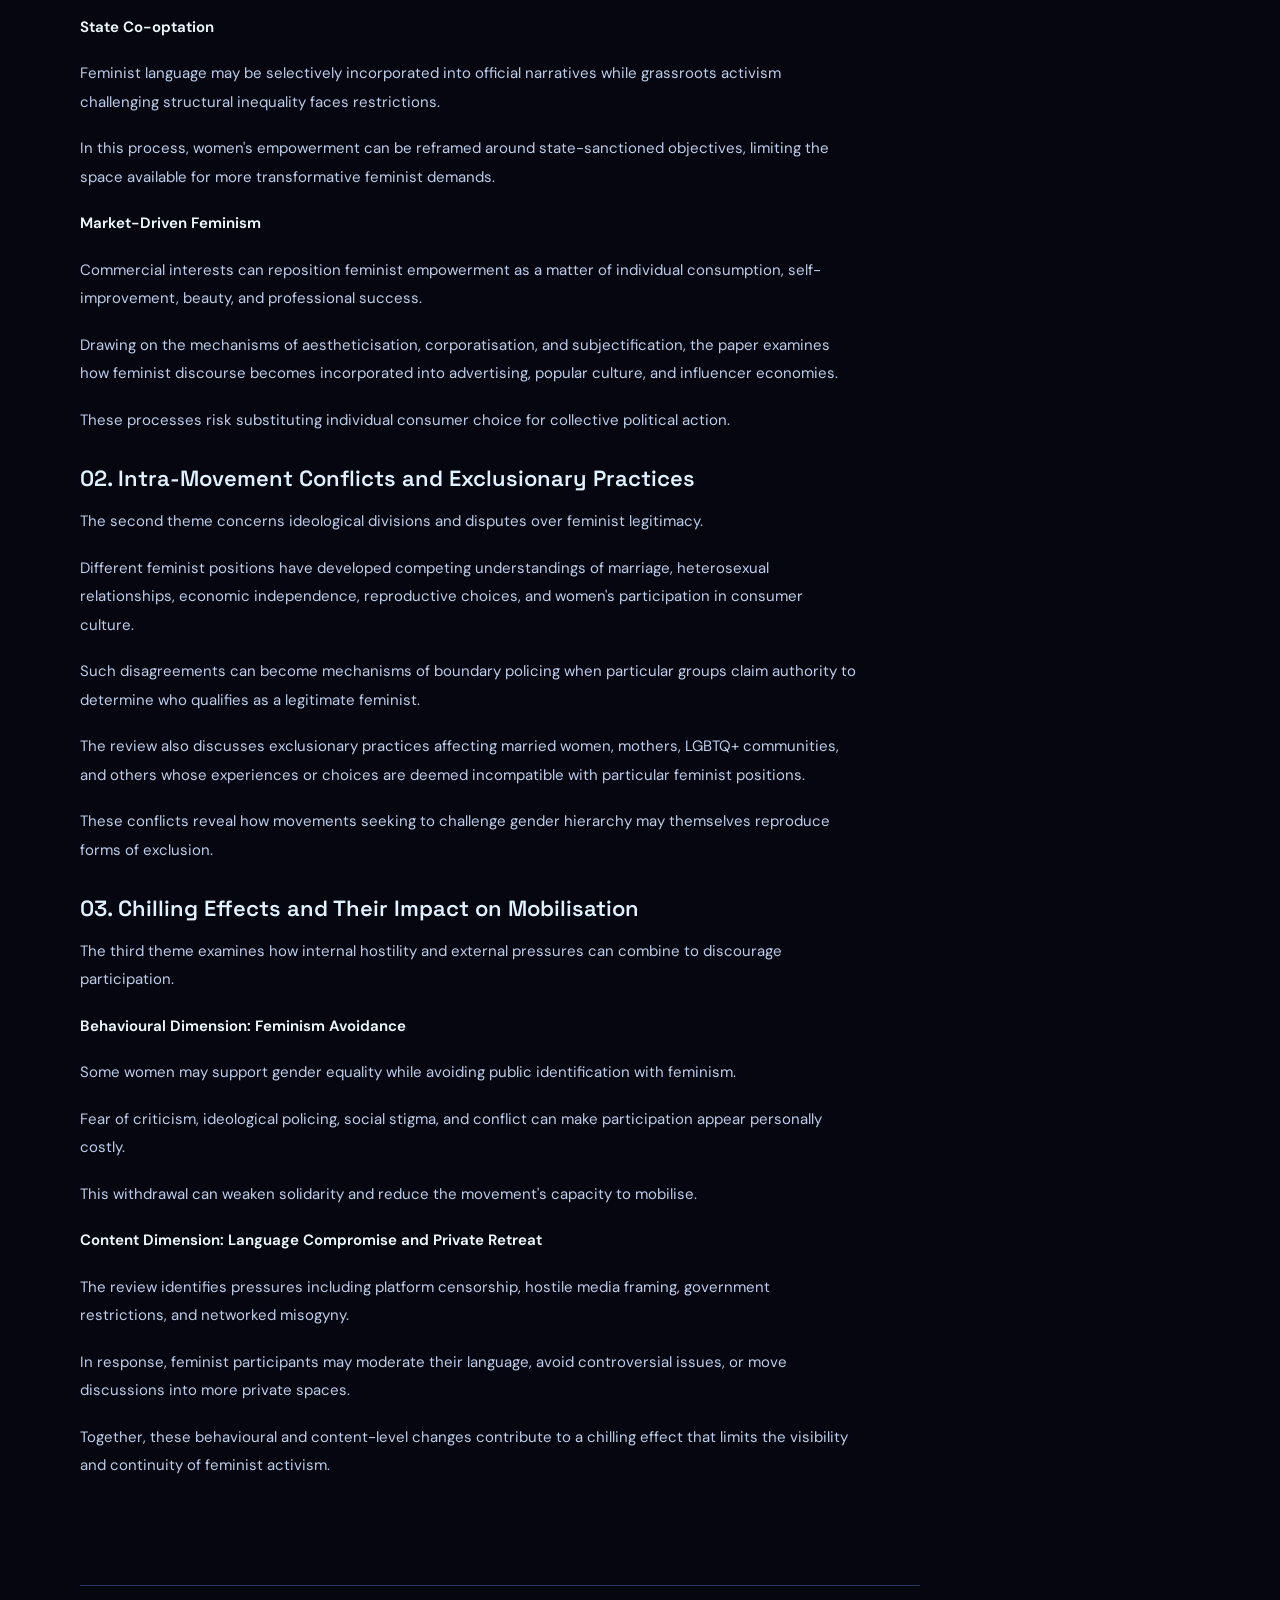
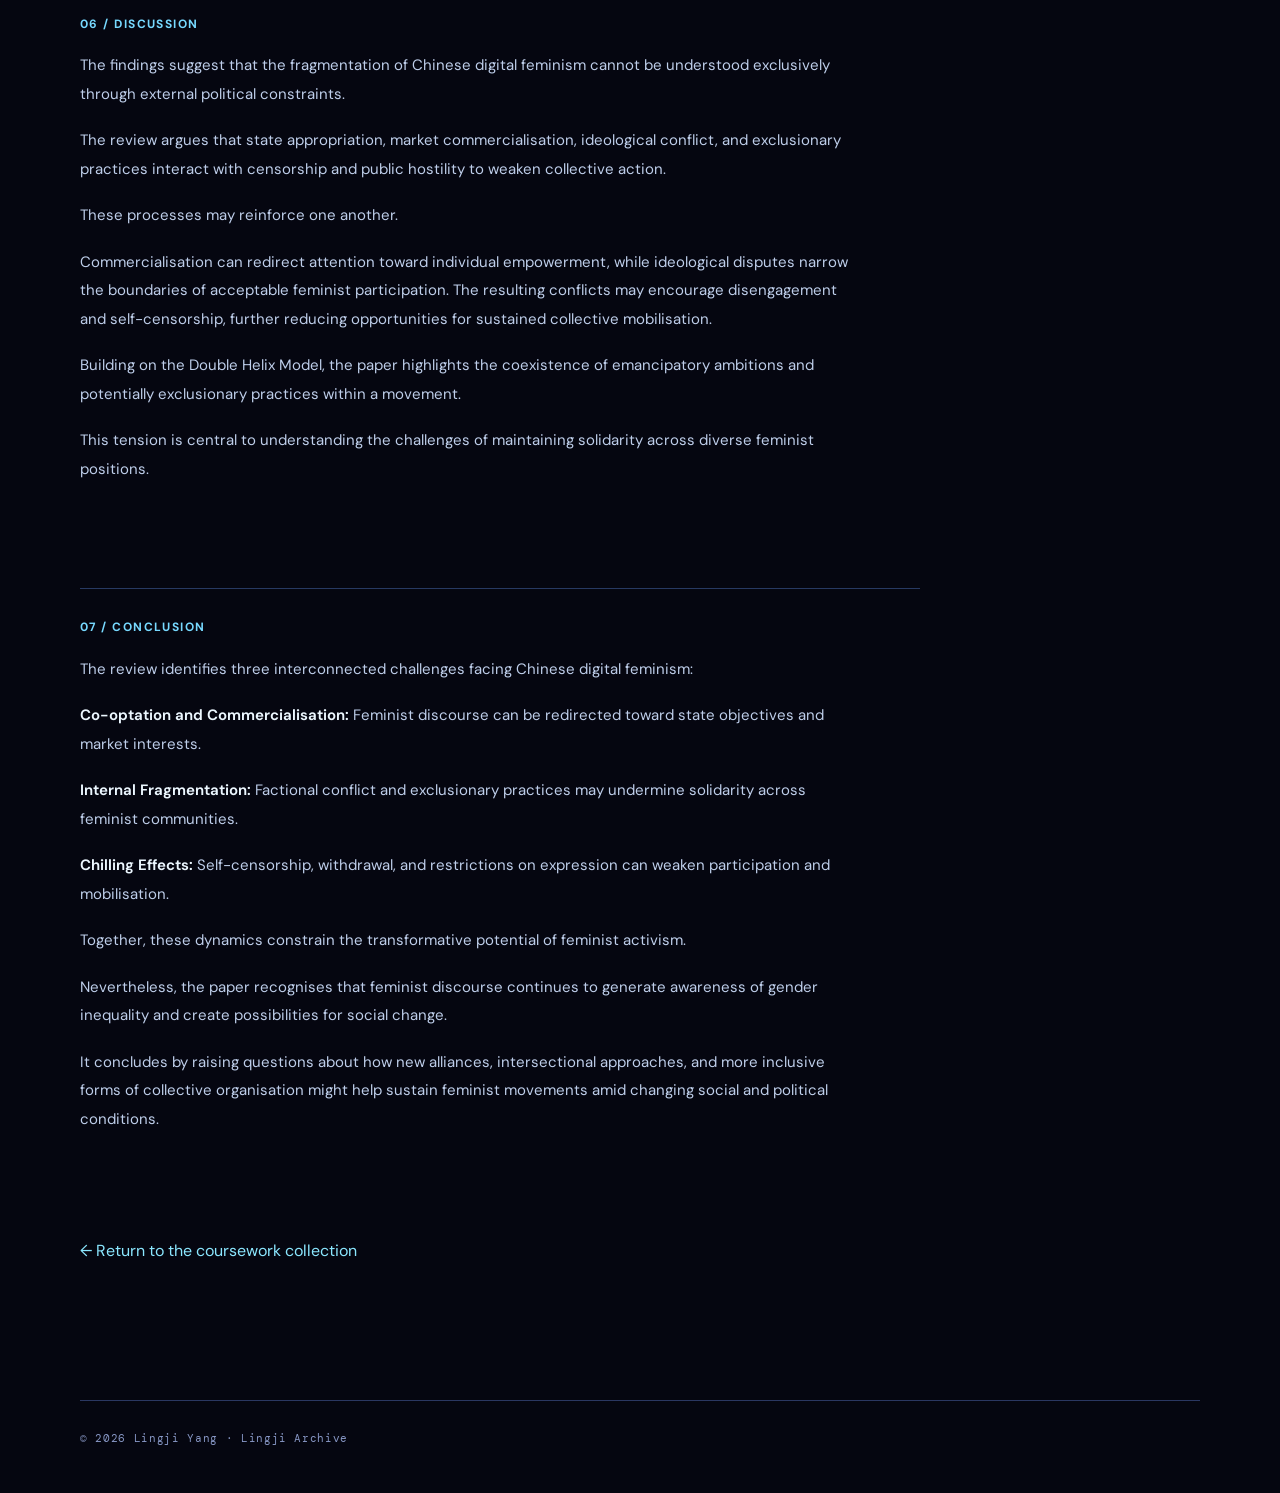
<file: papers/feminism.html>
<!DOCTYPE html>
<html lang="en"><head><meta charset="utf-8"/><meta content="width=device-width,initial-scale=1" name="viewport"/><meta content="#050610" name="theme-color"/><meta content="A personal archive of research, work and creative life by Lingji Yang." name="description"/><title>Subverted from Within · Lingji Archive</title><link href="../assets/butterfly.svg" rel="icon" type="image/svg+xml"/><link href="../styles.css" rel="stylesheet"/><link href="../archive-update.css" rel="stylesheet"/></head><body><nav class="site-nav"><div class="wrap nav-inner"><a class="logo" href="../index.html">LINGJI <b>YANG</b><span class="archive-wordmark"> / LINGJI ARCHIVE</span></a><div class="nav-links"><a href="../index.html#about">ABOUT</a><a href="../index.html#education">EDUCATION</a><a href="../index.html#research">RESEARCH</a><a href="../index.html#academic-internship">INTERNSHIP</a><a href="../index.html#experience">EXPERIENCE</a><a href="../index.html#personal-life">PERSONAL LIFE</a></div></div></nav><main class="wrap research-page"><div class="backline"><a href="../coursework.html">← RESEARCH COLLECTION</a></div><header class="paper-hero-v4"><div><div class="paper-label">SELECTED COURSEWORK · UPPSALA UNIVERSITY · 20 February 2025</div><h1>Subverted from Within</h1><div class="subtitle">The Toxic Turn and Its Repercussions for Chinese Feminism</div><p class="research-secondary-subtitle">How Chilling Effects Undermine Feminism Movements</p><div class="paper-info"><span class="paper-pill">Global Perspectives on Social Change and Digital Media</span><span class="paper-pill">Digital Feminism · Social Movements · Chilling Effects · Narrative Literature Review</span></div><p class="paper-byline">Jia He &amp; Lingji Yang · 20 February 2025</p></div><img alt="Research emblem for Subverted from Within" class="paper-mark large" src="../assets/research-feminism-exact.png"/></header><div class="paper-content"><article class="paper-article"><section class="paper-section reviewed-source-section" id="01-overview"><div class="paper-label">01 / Overview</div><div class="source-copy"><p>Digital platforms have provided important spaces for feminist activism in China, allowing women to articulate shared grievances, challenge gender inequality, and participate in collective discussions.</p>
<p>Yet these spaces have also become sites of ideological conflict, exclusionary discourse, and increasing political and commercial pressure.</p>
<p>This research examines what the paper terms the <strong>toxic turn</strong> in Chinese feminism between 2019 and 2025, focusing on how feminist discourse becomes fragmented, appropriated, and contested within digital environments.</p>
<p>Rather than attributing the challenges facing Chinese feminist movements solely to external repression, the review investigates how internal contradictions and conflicts may also undermine solidarity, participation, and collective mobilisation.</p>
<p>The paper draws on a narrative literature review of 20 peer-reviewed studies to examine these dynamics and their implications for the sustainability of feminist activism.</p>
</div></section><section class="paper-section reviewed-source-section" id="02-research-questions"><div class="paper-label">02 / Research Questions</div><div class="source-copy"><p><strong>RQ1 · The Toxic Turn</strong></p>
<p>How has the Chinese feminist movement shifted from constructive activism to internal toxicity, marked by co-optation, factionalism, and the stigmatization of feminist identities?</p>
<p><strong>RQ2 · Chilling Effects</strong></p>
<p>In what ways has this toxic turn contributed to a chilling effect, limiting feminist participation and mobilization?</p>
</div></section><section class="paper-section reviewed-source-section" id="03-theoretical-perspective"><div class="paper-label">03 / Theoretical Perspective</div><div class="source-copy"><h3>Emancipatory and Retrogressive Forces</h3>
<p>The study draws on Liinason and Norocel's (2024) <strong>Double Helix Model</strong>, which conceptualises emancipatory and retrogressive technocultural forces as interconnected and continually evolving in relation to one another.</p>
<p>Building on this framework, the paper argues that an emancipatory movement can contain internal contradictions.</p>
<p>Within Chinese digital feminism, efforts to challenge gender inequality coexist with practices that may reproduce exclusion, hierarchy, and ideological policing.</p>
<p>This perspective provides a basis for examining how feminist movements negotiate tensions between collective liberation and internal fragmentation.</p>
<h3>Chilling Effects</h3>
<p>The concept of chilling effects helps explain how perceived risks and negative consequences can discourage people from exercising their rights to expression and participation.</p>
<p>The paper examines chilling effects across two dimensions:</p>
<p><strong>Behavioural:</strong> Withdrawal from feminist discussions, collective activities, or public identification with feminism.</p>
<p><strong>Content:</strong> Self-censorship, changes in language, avoidance of sensitive topics, and movement toward less visible forms of expression.</p>
</div></section><section class="paper-section reviewed-source-section" id="04-research-method"><div class="paper-label">04 / Research Method</div><div class="source-copy"><h3>Narrative Literature Review</h3>
<p>The study employs a traditional narrative literature review to synthesise scholarship on Chinese feminist discourse, digital activism, internal conflict, and chilling effects.</p>
<p>Literature was retrieved from Web of Science, ScienceDirect, and Scopus, focusing on peer-reviewed studies published between 2019 and 2025.</p>
<p>The search initially identified 2,985 records. Following duplicate removal and preliminary screening, approximately 65 articles underwent full-text review.</p>
<p>A final selection of <strong>20 peer-reviewed studies</strong> formed the basis of the analysis.</p>
<h3>Matrix-Based Thematic Analysis</h3>
<p>An analytical matrix was developed to organise the selected literature, recording publication details, keywords, and principal findings.</p>
<p>Through reading, comparison, and thematic synthesis, the studies were grouped into three overarching themes:</p>
<ol>
<li>The Co-optation and Commercialisation of Feminist Discourse</li>
<li>Intra-Movement Conflicts and Exclusionary Practices</li>
<li>Chilling Effects and Their Impact on Mobilisation</li>
</ol>
</div></section><section class="paper-section reviewed-source-section" id="05-key-findings"><div class="paper-label">05 / Key Findings</div><div class="source-copy"><h3>01. The Co-optation and Commercialisation of Feminist Discourse</h3>
<p>The review identifies two interconnected processes through which feminist discourse can be redirected away from collective political transformation.</p>
<p><strong>State Co-optation</strong></p>
<p>Feminist language may be selectively incorporated into official narratives while grassroots activism challenging structural inequality faces restrictions.</p>
<p>In this process, women's empowerment can be reframed around state-sanctioned objectives, limiting the space available for more transformative feminist demands.</p>
<p><strong>Market-Driven Feminism</strong></p>
<p>Commercial interests can reposition feminist empowerment as a matter of individual consumption, self-improvement, beauty, and professional success.</p>
<p>Drawing on the mechanisms of aestheticisation, corporatisation, and subjectification, the paper examines how feminist discourse becomes incorporated into advertising, popular culture, and influencer economies.</p>
<p>These processes risk substituting individual consumer choice for collective political action.</p>
<h3>02. Intra-Movement Conflicts and Exclusionary Practices</h3>
<p>The second theme concerns ideological divisions and disputes over feminist legitimacy.</p>
<p>Different feminist positions have developed competing understandings of marriage, heterosexual relationships, economic independence, reproductive choices, and women's participation in consumer culture.</p>
<p>Such disagreements can become mechanisms of boundary policing when particular groups claim authority to determine who qualifies as a legitimate feminist.</p>
<p>The review also discusses exclusionary practices affecting married women, mothers, LGBTQ+ communities, and others whose experiences or choices are deemed incompatible with particular feminist positions.</p>
<p>These conflicts reveal how movements seeking to challenge gender hierarchy may themselves reproduce forms of exclusion.</p>
<h3>03. Chilling Effects and Their Impact on Mobilisation</h3>
<p>The third theme examines how internal hostility and external pressures can combine to discourage participation.</p>
<p><strong>Behavioural Dimension: Feminism Avoidance</strong></p>
<p>Some women may support gender equality while avoiding public identification with feminism.</p>
<p>Fear of criticism, ideological policing, social stigma, and conflict can make participation appear personally costly.</p>
<p>This withdrawal can weaken solidarity and reduce the movement's capacity to mobilise.</p>
<p><strong>Content Dimension: Language Compromise and Private Retreat</strong></p>
<p>The review identifies pressures including platform censorship, hostile media framing, government restrictions, and networked misogyny.</p>
<p>In response, feminist participants may moderate their language, avoid controversial issues, or move discussions into more private spaces.</p>
<p>Together, these behavioural and content-level changes contribute to a chilling effect that limits the visibility and continuity of feminist activism.</p>
</div></section><section class="paper-section reviewed-source-section" id="06-discussion"><div class="paper-label">06 / Discussion</div><div class="source-copy"><p>The findings suggest that the fragmentation of Chinese digital feminism cannot be understood exclusively through external political constraints.</p>
<p>The review argues that state appropriation, market commercialisation, ideological conflict, and exclusionary practices interact with censorship and public hostility to weaken collective action.</p>
<p>These processes may reinforce one another.</p>
<p>Commercialisation can redirect attention toward individual empowerment, while ideological disputes narrow the boundaries of acceptable feminist participation. The resulting conflicts may encourage disengagement and self-censorship, further reducing opportunities for sustained collective mobilisation.</p>
<p>Building on the Double Helix Model, the paper highlights the coexistence of emancipatory ambitions and potentially exclusionary practices within a movement.</p>
<p>This tension is central to understanding the challenges of maintaining solidarity across diverse feminist positions.</p>
</div></section><section class="paper-section reviewed-source-section" id="07-conclusion"><div class="paper-label">07 / Conclusion</div><div class="source-copy"><p>The review identifies three interconnected challenges facing Chinese digital feminism:</p>
<p><strong>Co-optation and Commercialisation:</strong> Feminist discourse can be redirected toward state objectives and market interests.</p>
<p><strong>Internal Fragmentation:</strong> Factional conflict and exclusionary practices may undermine solidarity across feminist communities.</p>
<p><strong>Chilling Effects:</strong> Self-censorship, withdrawal, and restrictions on expression can weaken participation and mobilisation.</p>
<p>Together, these dynamics constrain the transformative potential of feminist activism.</p>
<p>Nevertheless, the paper recognises that feminist discourse continues to generate awareness of gender inequality and create possibilities for social change.</p>
<p>It concludes by raising questions about how new alliances, intersectional approaches, and more inclusive forms of collective organisation might help sustain feminist movements amid changing social and political conditions.</p>
</div></section><p class="research-back-link"><a href="../coursework.html">← Return to the coursework collection</a></p></article><aside class="paper-side"><div class="paper-label">IN THIS WORK</div><a href="#01-overview">Overview</a><a href="#02-research-questions">Research Questions</a><a href="#03-theoretical-perspective">Theoretical Perspective</a><a href="#04-research-method">Research Method</a><a href="#05-key-findings">Key Findings</a><a href="#06-discussion">Discussion</a><a href="#07-conclusion">Conclusion</a></aside></div></main><footer class="wrap footer"><div>© 2026 Lingji Yang · Lingji Archive</div></footer></body></html>
</file>
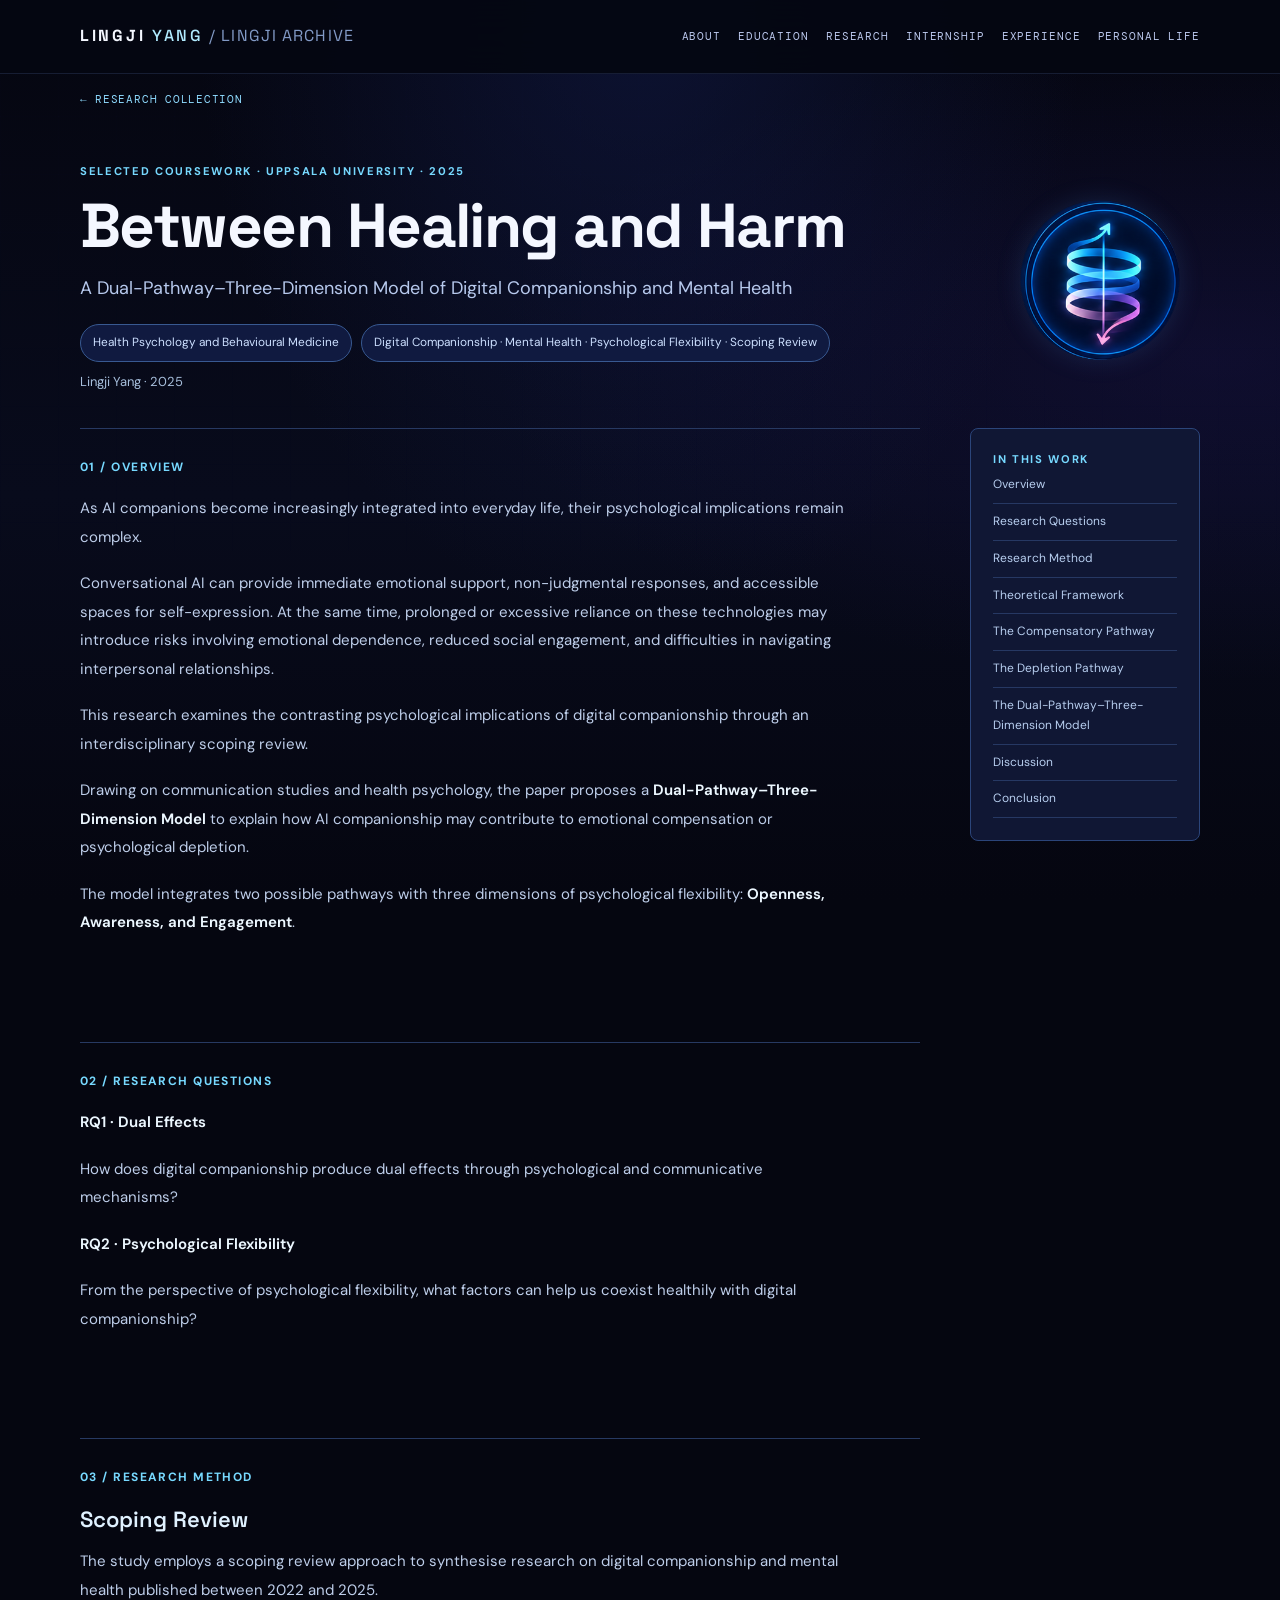
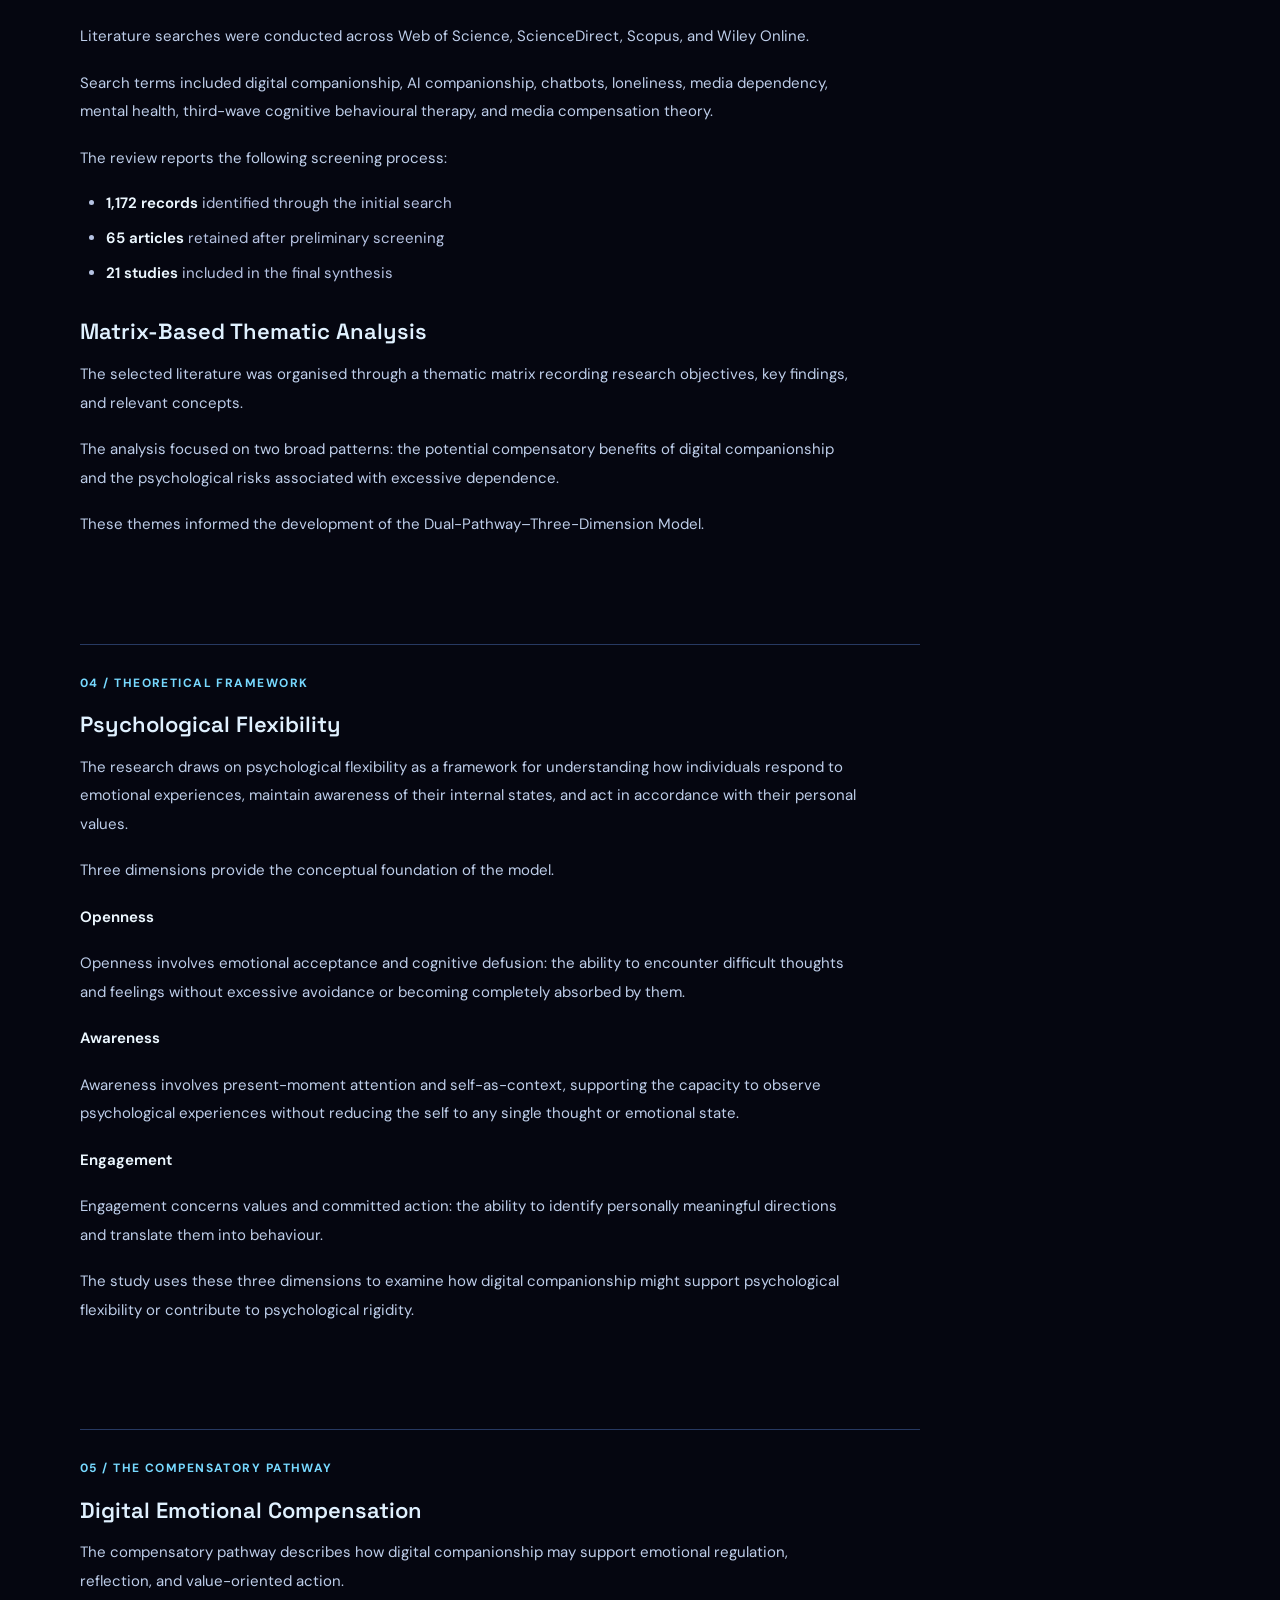
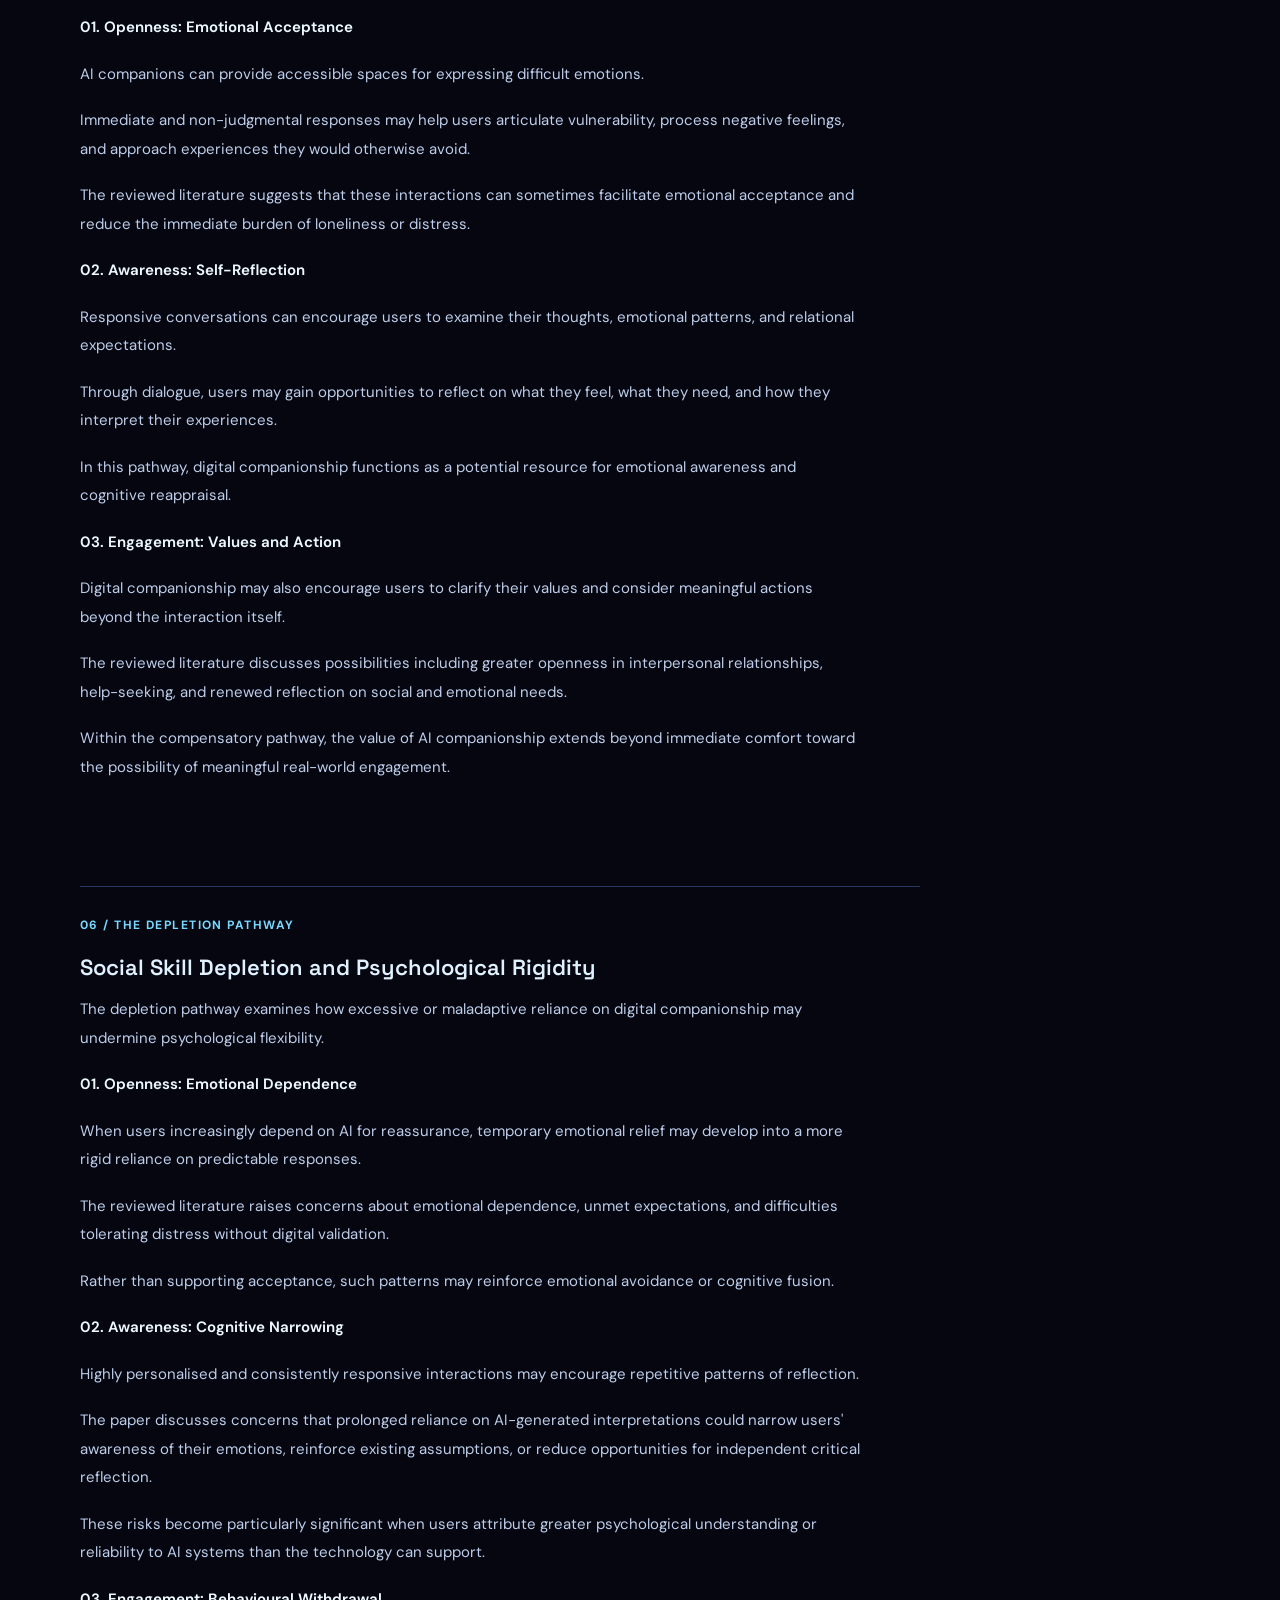
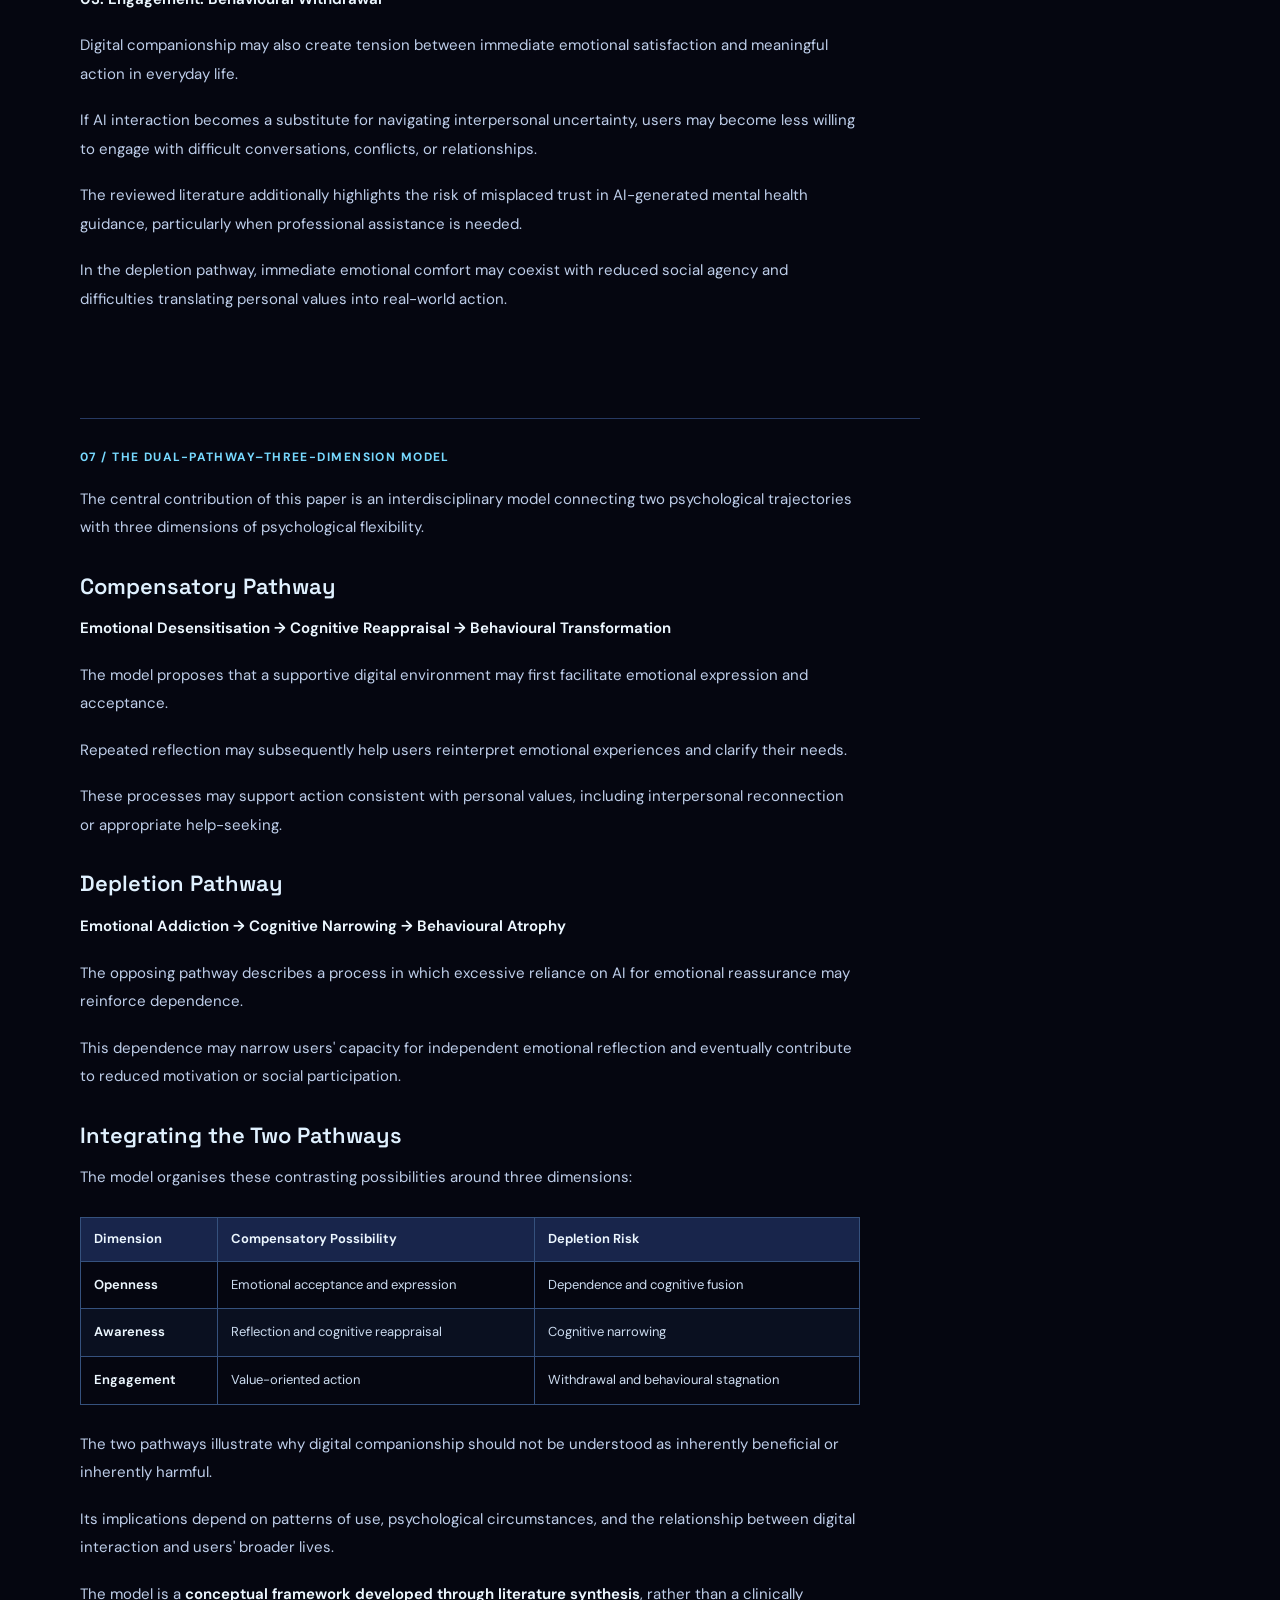
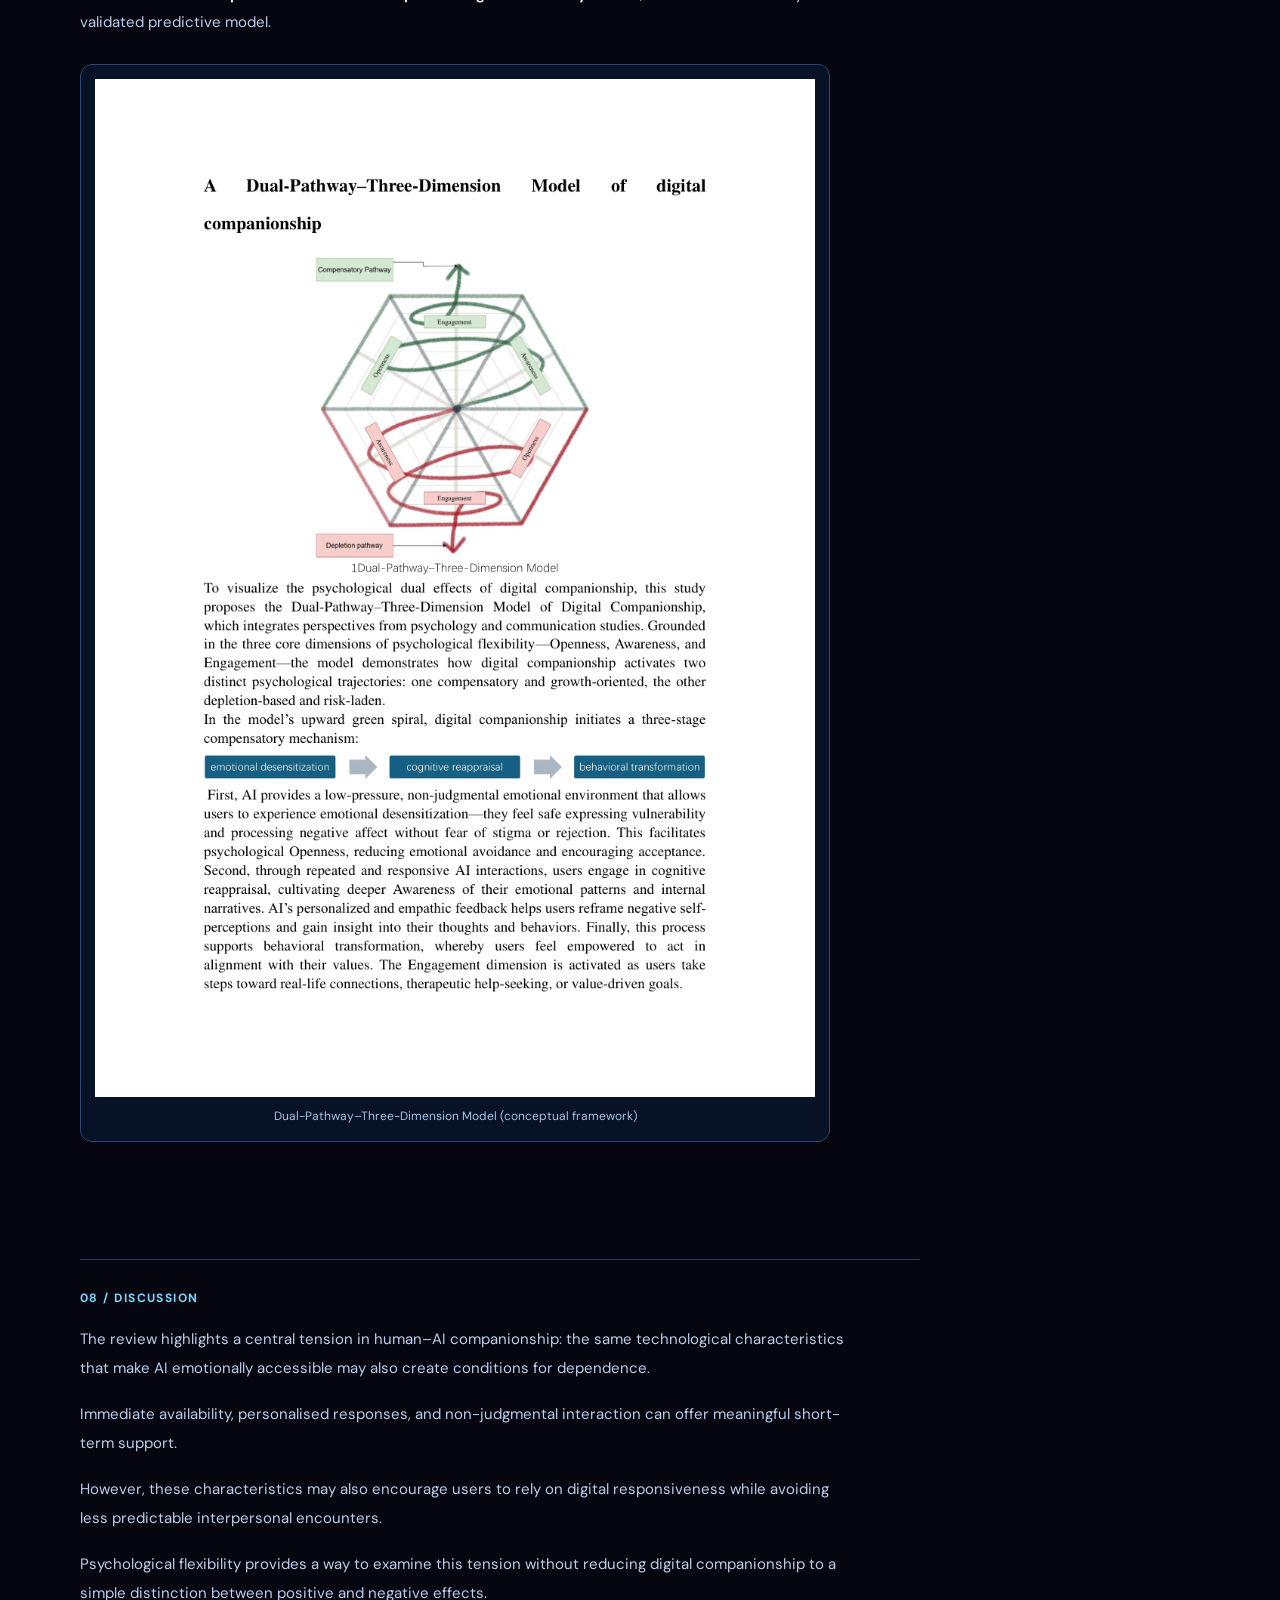
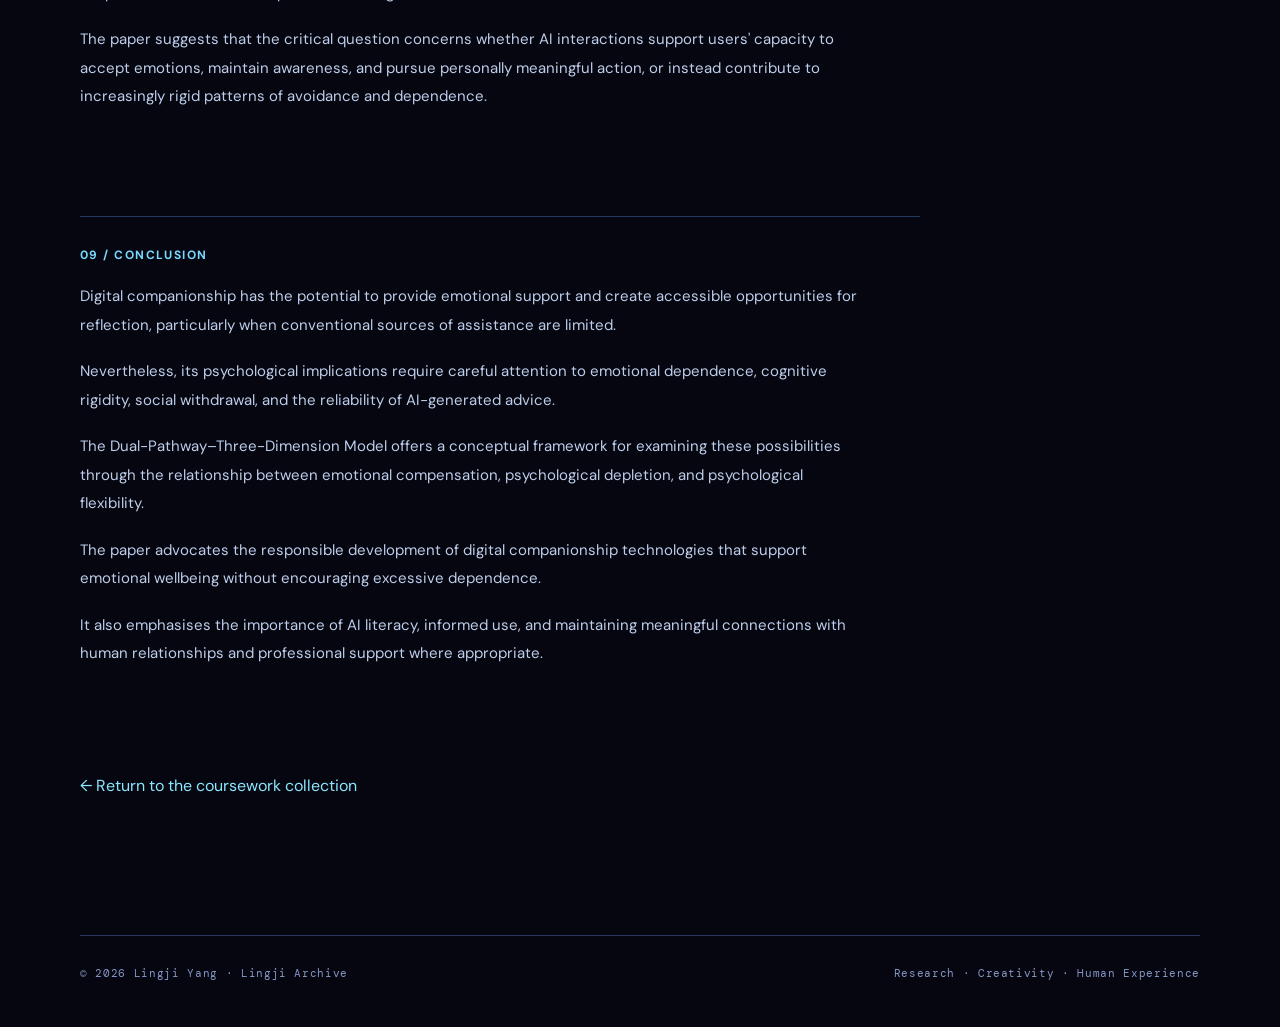
<file: papers/healing.html>
<!DOCTYPE html>
<html lang="en"><head><meta charset="utf-8"/><meta content="width=device-width,initial-scale=1" name="viewport"/><meta content="#050610" name="theme-color"/><meta content="A personal archive of research, work and creative life by Lingji Yang." name="description"/><title>Between Healing and Harm · Lingji Archive</title><link href="../assets/butterfly.svg" rel="icon" type="image/svg+xml"/><link href="../styles.css" rel="stylesheet"/><link href="../archive-update.css" rel="stylesheet"/></head><body><nav class="site-nav"><div class="wrap nav-inner"><a class="logo" href="../index.html">LINGJI <b>YANG</b><span class="archive-wordmark"> / LINGJI ARCHIVE</span></a><div class="nav-links"><a href="../index.html#about">ABOUT</a><a href="../index.html#education">EDUCATION</a><a href="../index.html#research">RESEARCH</a><a href="../index.html#academic-internship">INTERNSHIP</a><a href="../index.html#experience">EXPERIENCE</a><a href="../index.html#personal-life">PERSONAL LIFE</a></div></div></nav><main class="wrap research-page"><div class="backline"><a href="../coursework.html">← RESEARCH COLLECTION</a></div><header class="paper-hero-v4"><div><div class="paper-label">SELECTED COURSEWORK · UPPSALA UNIVERSITY · 2025</div><h1>Between Healing and Harm</h1><div class="subtitle">A Dual-Pathway–Three-Dimension Model of Digital Companionship and Mental Health</div><div class="paper-info"><span class="paper-pill">Health Psychology and Behavioural Medicine</span><span class="paper-pill">Digital Companionship · Mental Health · Psychological Flexibility · Scoping Review</span></div><p class="paper-byline">Lingji Yang · 2025</p></div><img alt="Research emblem for Between Healing and Harm" class="paper-mark large" src="../assets/research-healing-exact.png"/></header><div class="paper-content"><article class="paper-article"><section class="paper-section reviewed-source-section" id="01-overview"><div class="paper-label">01 / Overview</div><div class="source-copy"><p>As AI companions become increasingly integrated into everyday life, their psychological implications remain complex.</p>
<p>Conversational AI can provide immediate emotional support, non-judgmental responses, and accessible spaces for self-expression. At the same time, prolonged or excessive reliance on these technologies may introduce risks involving emotional dependence, reduced social engagement, and difficulties in navigating interpersonal relationships.</p>
<p>This research examines the contrasting psychological implications of digital companionship through an interdisciplinary scoping review.</p>
<p>Drawing on communication studies and health psychology, the paper proposes a <strong>Dual-Pathway–Three-Dimension Model</strong> to explain how AI companionship may contribute to emotional compensation or psychological depletion.</p>
<p>The model integrates two possible pathways with three dimensions of psychological flexibility: <strong>Openness, Awareness, and Engagement</strong>.</p>
</div></section><section class="paper-section reviewed-source-section" id="02-research-questions"><div class="paper-label">02 / Research Questions</div><div class="source-copy"><p><strong>RQ1 · Dual Effects</strong></p>
<p>How does digital companionship produce dual effects through psychological and communicative mechanisms?</p>
<p><strong>RQ2 · Psychological Flexibility</strong></p>
<p>From the perspective of psychological flexibility, what factors can help us coexist healthily with digital companionship?</p>
</div></section><section class="paper-section reviewed-source-section" id="03-research-method"><div class="paper-label">03 / Research Method</div><div class="source-copy"><h3>Scoping Review</h3>
<p>The study employs a scoping review approach to synthesise research on digital companionship and mental health published between 2022 and 2025.</p>
<p>Literature searches were conducted across Web of Science, ScienceDirect, Scopus, and Wiley Online.</p>
<p>Search terms included digital companionship, AI companionship, chatbots, loneliness, media dependency, mental health, third-wave cognitive behavioural therapy, and media compensation theory.</p>
<p>The review reports the following screening process:</p>
<ul>
<li><strong>1,172 records</strong> identified through the initial search</li>
<li><strong>65 articles</strong> retained after preliminary screening</li>
<li><strong>21 studies</strong> included in the final synthesis</li>
</ul>
<h3>Matrix-Based Thematic Analysis</h3>
<p>The selected literature was organised through a thematic matrix recording research objectives, key findings, and relevant concepts.</p>
<p>The analysis focused on two broad patterns: the potential compensatory benefits of digital companionship and the psychological risks associated with excessive dependence.</p>
<p>These themes informed the development of the Dual-Pathway–Three-Dimension Model.</p>
</div></section><section class="paper-section reviewed-source-section" id="04-theoretical-framework"><div class="paper-label">04 / Theoretical Framework</div><div class="source-copy"><h3>Psychological Flexibility</h3>
<p>The research draws on psychological flexibility as a framework for understanding how individuals respond to emotional experiences, maintain awareness of their internal states, and act in accordance with their personal values.</p>
<p>Three dimensions provide the conceptual foundation of the model.</p>
<p><strong>Openness</strong></p>
<p>Openness involves emotional acceptance and cognitive defusion: the ability to encounter difficult thoughts and feelings without excessive avoidance or becoming completely absorbed by them.</p>
<p><strong>Awareness</strong></p>
<p>Awareness involves present-moment attention and self-as-context, supporting the capacity to observe psychological experiences without reducing the self to any single thought or emotional state.</p>
<p><strong>Engagement</strong></p>
<p>Engagement concerns values and committed action: the ability to identify personally meaningful directions and translate them into behaviour.</p>
<p>The study uses these three dimensions to examine how digital companionship might support psychological flexibility or contribute to psychological rigidity.</p>
</div></section><section class="paper-section reviewed-source-section" id="05-the-compensatory-pathway"><div class="paper-label">05 / The Compensatory Pathway</div><div class="source-copy"><h3>Digital Emotional Compensation</h3>
<p>The compensatory pathway describes how digital companionship may support emotional regulation, reflection, and value-oriented action.</p>
<p><strong>01. Openness: Emotional Acceptance</strong></p>
<p>AI companions can provide accessible spaces for expressing difficult emotions.</p>
<p>Immediate and non-judgmental responses may help users articulate vulnerability, process negative feelings, and approach experiences they would otherwise avoid.</p>
<p>The reviewed literature suggests that these interactions can sometimes facilitate emotional acceptance and reduce the immediate burden of loneliness or distress.</p>
<p><strong>02. Awareness: Self-Reflection</strong></p>
<p>Responsive conversations can encourage users to examine their thoughts, emotional patterns, and relational expectations.</p>
<p>Through dialogue, users may gain opportunities to reflect on what they feel, what they need, and how they interpret their experiences.</p>
<p>In this pathway, digital companionship functions as a potential resource for emotional awareness and cognitive reappraisal.</p>
<p><strong>03. Engagement: Values and Action</strong></p>
<p>Digital companionship may also encourage users to clarify their values and consider meaningful actions beyond the interaction itself.</p>
<p>The reviewed literature discusses possibilities including greater openness in interpersonal relationships, help-seeking, and renewed reflection on social and emotional needs.</p>
<p>Within the compensatory pathway, the value of AI companionship extends beyond immediate comfort toward the possibility of meaningful real-world engagement.</p>
</div></section><section class="paper-section reviewed-source-section" id="06-the-depletion-pathway"><div class="paper-label">06 / The Depletion Pathway</div><div class="source-copy"><h3>Social Skill Depletion and Psychological Rigidity</h3>
<p>The depletion pathway examines how excessive or maladaptive reliance on digital companionship may undermine psychological flexibility.</p>
<p><strong>01. Openness: Emotional Dependence</strong></p>
<p>When users increasingly depend on AI for reassurance, temporary emotional relief may develop into a more rigid reliance on predictable responses.</p>
<p>The reviewed literature raises concerns about emotional dependence, unmet expectations, and difficulties tolerating distress without digital validation.</p>
<p>Rather than supporting acceptance, such patterns may reinforce emotional avoidance or cognitive fusion.</p>
<p><strong>02. Awareness: Cognitive Narrowing</strong></p>
<p>Highly personalised and consistently responsive interactions may encourage repetitive patterns of reflection.</p>
<p>The paper discusses concerns that prolonged reliance on AI-generated interpretations could narrow users' awareness of their emotions, reinforce existing assumptions, or reduce opportunities for independent critical reflection.</p>
<p>These risks become particularly significant when users attribute greater psychological understanding or reliability to AI systems than the technology can support.</p>
<p><strong>03. Engagement: Behavioural Withdrawal</strong></p>
<p>Digital companionship may also create tension between immediate emotional satisfaction and meaningful action in everyday life.</p>
<p>If AI interaction becomes a substitute for navigating interpersonal uncertainty, users may become less willing to engage with difficult conversations, conflicts, or relationships.</p>
<p>The reviewed literature additionally highlights the risk of misplaced trust in AI-generated mental health guidance, particularly when professional assistance is needed.</p>
<p>In the depletion pathway, immediate emotional comfort may coexist with reduced social agency and difficulties translating personal values into real-world action.</p>
</div></section><section class="paper-section reviewed-source-section" id="07-the-dual-pathway-three-dimension-model"><div class="paper-label">07 / The Dual-Pathway–Three-Dimension Model</div><div class="source-copy"><p>The central contribution of this paper is an interdisciplinary model connecting two psychological trajectories with three dimensions of psychological flexibility.</p>
<h3>Compensatory Pathway</h3>
<p><strong>Emotional Desensitisation → Cognitive Reappraisal → Behavioural Transformation</strong></p>
<p>The model proposes that a supportive digital environment may first facilitate emotional expression and acceptance.</p>
<p>Repeated reflection may subsequently help users reinterpret emotional experiences and clarify their needs.</p>
<p>These processes may support action consistent with personal values, including interpersonal reconnection or appropriate help-seeking.</p>
<h3>Depletion Pathway</h3>
<p><strong>Emotional Addiction → Cognitive Narrowing → Behavioural Atrophy</strong></p>
<p>The opposing pathway describes a process in which excessive reliance on AI for emotional reassurance may reinforce dependence.</p>
<p>This dependence may narrow users' capacity for independent emotional reflection and eventually contribute to reduced motivation or social participation.</p>
<h3>Integrating the Two Pathways</h3>
<p>The model organises these contrasting possibilities around three dimensions:</p>
<table>
<thead>
<tr>
<th><strong>Dimension</strong></th>
<th><strong>Compensatory Possibility</strong></th>
<th><strong>Depletion Risk</strong></th>
</tr>
</thead>
<tbody>
<tr>
<td><strong>Openness</strong></td>
<td>Emotional acceptance and expression</td>
<td>Dependence and cognitive fusion</td>
</tr>
<tr>
<td><strong>Awareness</strong></td>
<td>Reflection and cognitive reappraisal</td>
<td>Cognitive narrowing</td>
</tr>
<tr>
<td><strong>Engagement</strong></td>
<td>Value-oriented action</td>
<td>Withdrawal and behavioural stagnation</td>
</tr>
</tbody>
</table>
<p>The two pathways illustrate why digital companionship should not be understood as inherently beneficial or inherently harmful.</p>
<p>Its implications depend on patterns of use, psychological circumstances, and the relationship between digital interaction and users' broader lives.</p>
<p>The model is a <strong>conceptual framework developed through literature synthesis</strong>, rather than a clinically validated predictive model.</p>
</div><figure class="research-source-figure"><img alt="Original Dual-Pathway–Three-Dimension conceptual model" src="../assets/healing-model.png"/><figcaption>Dual-Pathway–Three-Dimension Model (conceptual framework)</figcaption></figure></section><section class="paper-section reviewed-source-section" id="08-discussion"><div class="paper-label">08 / Discussion</div><div class="source-copy"><p>The review highlights a central tension in human–AI companionship: the same technological characteristics that make AI emotionally accessible may also create conditions for dependence.</p>
<p>Immediate availability, personalised responses, and non-judgmental interaction can offer meaningful short-term support.</p>
<p>However, these characteristics may also encourage users to rely on digital responsiveness while avoiding less predictable interpersonal encounters.</p>
<p>Psychological flexibility provides a way to examine this tension without reducing digital companionship to a simple distinction between positive and negative effects.</p>
<p>The paper suggests that the critical question concerns whether AI interactions support users' capacity to accept emotions, maintain awareness, and pursue personally meaningful action, or instead contribute to increasingly rigid patterns of avoidance and dependence.</p>
</div></section><section class="paper-section reviewed-source-section" id="09-conclusion"><div class="paper-label">09 / Conclusion</div><div class="source-copy"><p>Digital companionship has the potential to provide emotional support and create accessible opportunities for reflection, particularly when conventional sources of assistance are limited.</p>
<p>Nevertheless, its psychological implications require careful attention to emotional dependence, cognitive rigidity, social withdrawal, and the reliability of AI-generated advice.</p>
<p>The Dual-Pathway–Three-Dimension Model offers a conceptual framework for examining these possibilities through the relationship between emotional compensation, psychological depletion, and psychological flexibility.</p>
<p>The paper advocates the responsible development of digital companionship technologies that support emotional wellbeing without encouraging excessive dependence.</p>
<p>It also emphasises the importance of AI literacy, informed use, and maintaining meaningful connections with human relationships and professional support where appropriate.</p>
</div></section><p class="research-back-link"><a href="../coursework.html">← Return to the coursework collection</a></p></article><aside class="paper-side"><div class="paper-label">IN THIS WORK</div><a href="#01-overview">Overview</a><a href="#02-research-questions">Research Questions</a><a href="#03-research-method">Research Method</a><a href="#04-theoretical-framework">Theoretical Framework</a><a href="#05-the-compensatory-pathway">The Compensatory Pathway</a><a href="#06-the-depletion-pathway">The Depletion Pathway</a><a href="#07-the-dual-pathway-three-dimension-model">The Dual-Pathway–Three-Dimension Model</a><a href="#08-discussion">Discussion</a><a href="#09-conclusion">Conclusion</a></aside></div></main><footer class="wrap footer"><span>© 2026 Lingji Yang · Lingji Archive</span><span>Research · Creativity · Human Experience</span></footer></body></html>
</file>
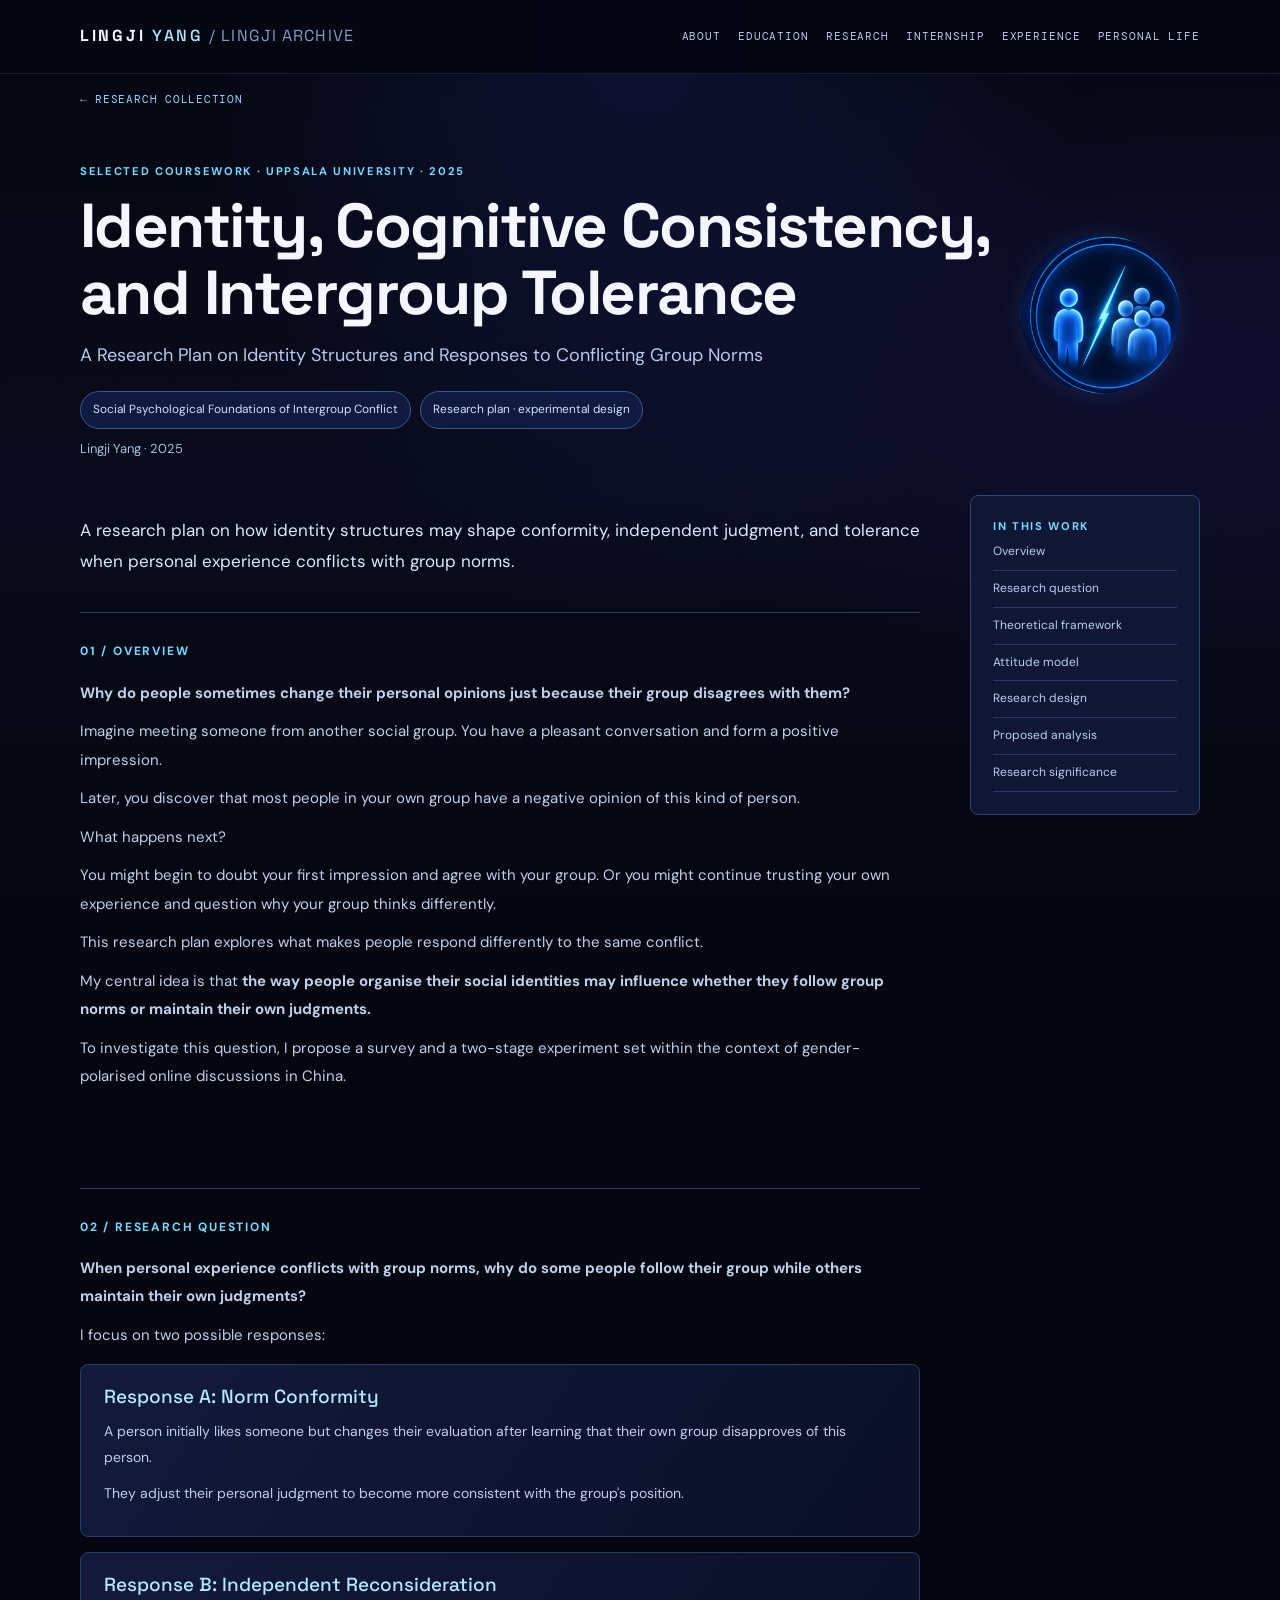
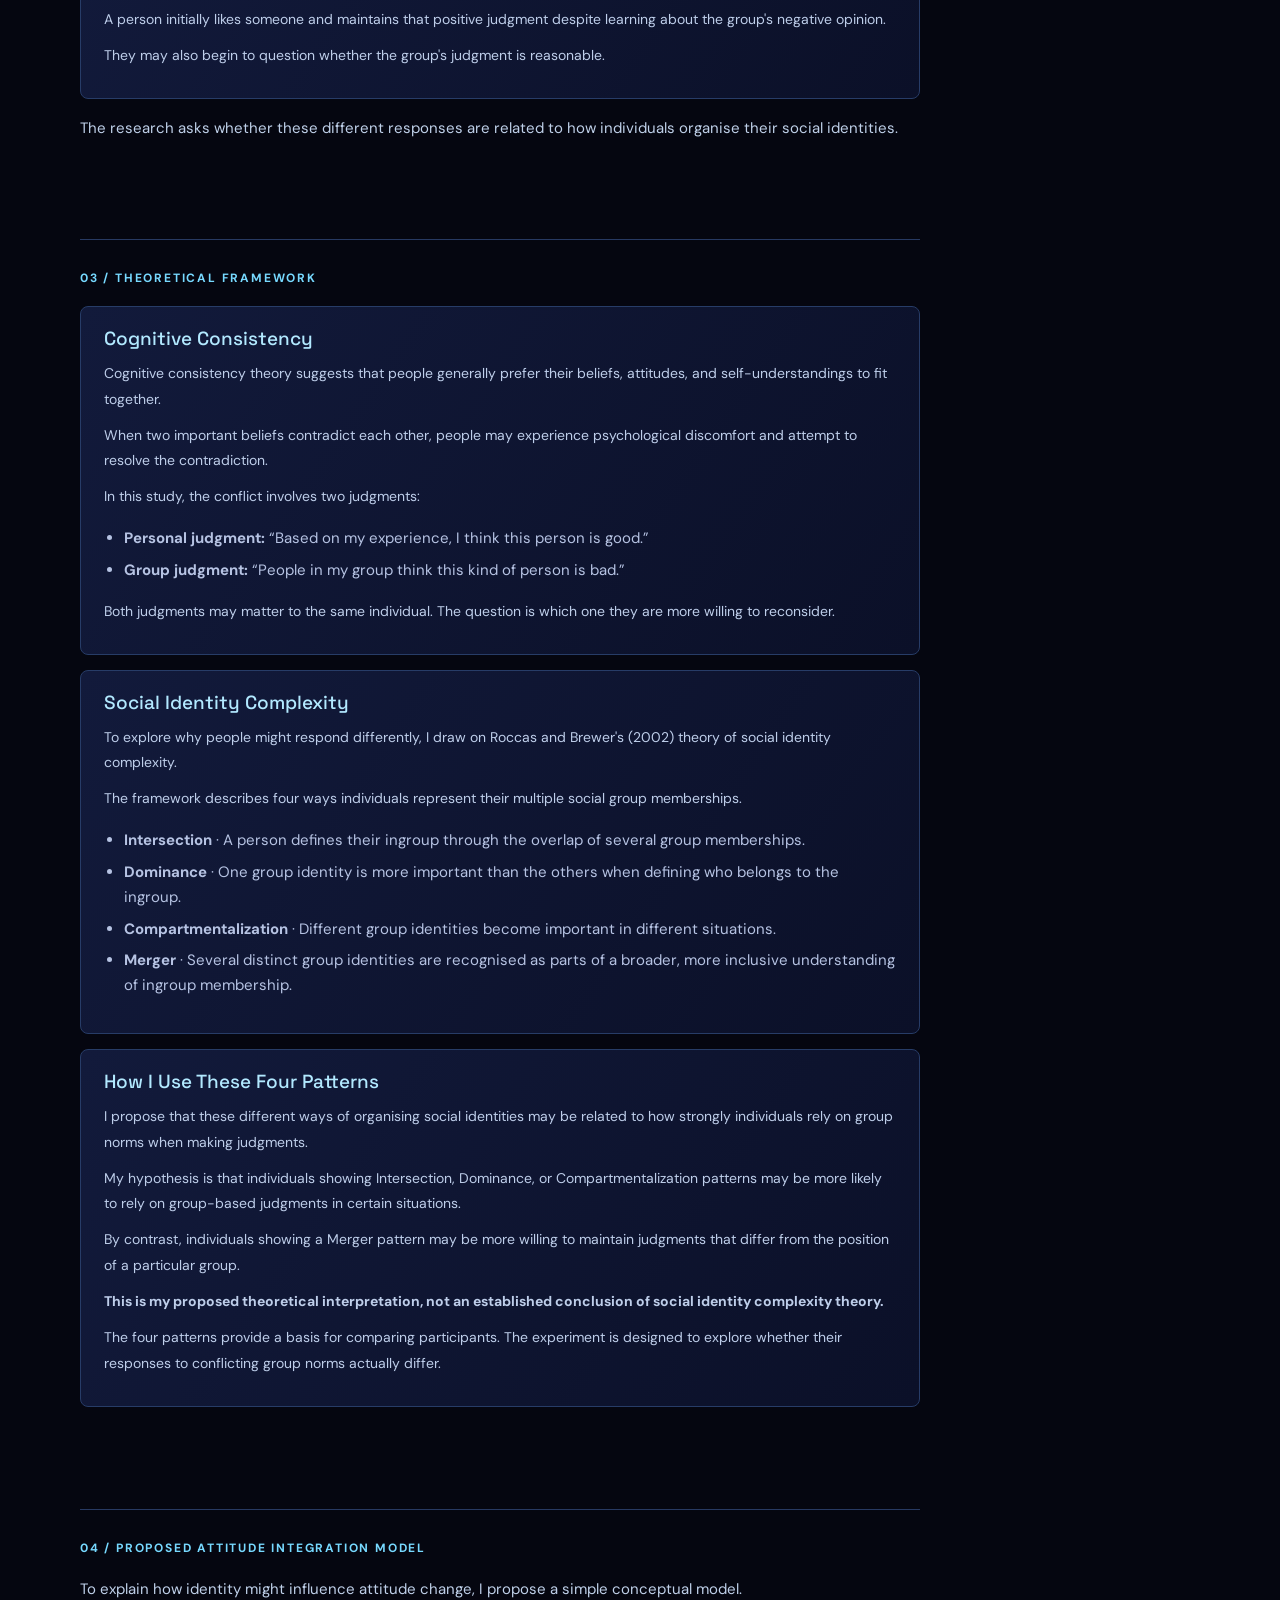
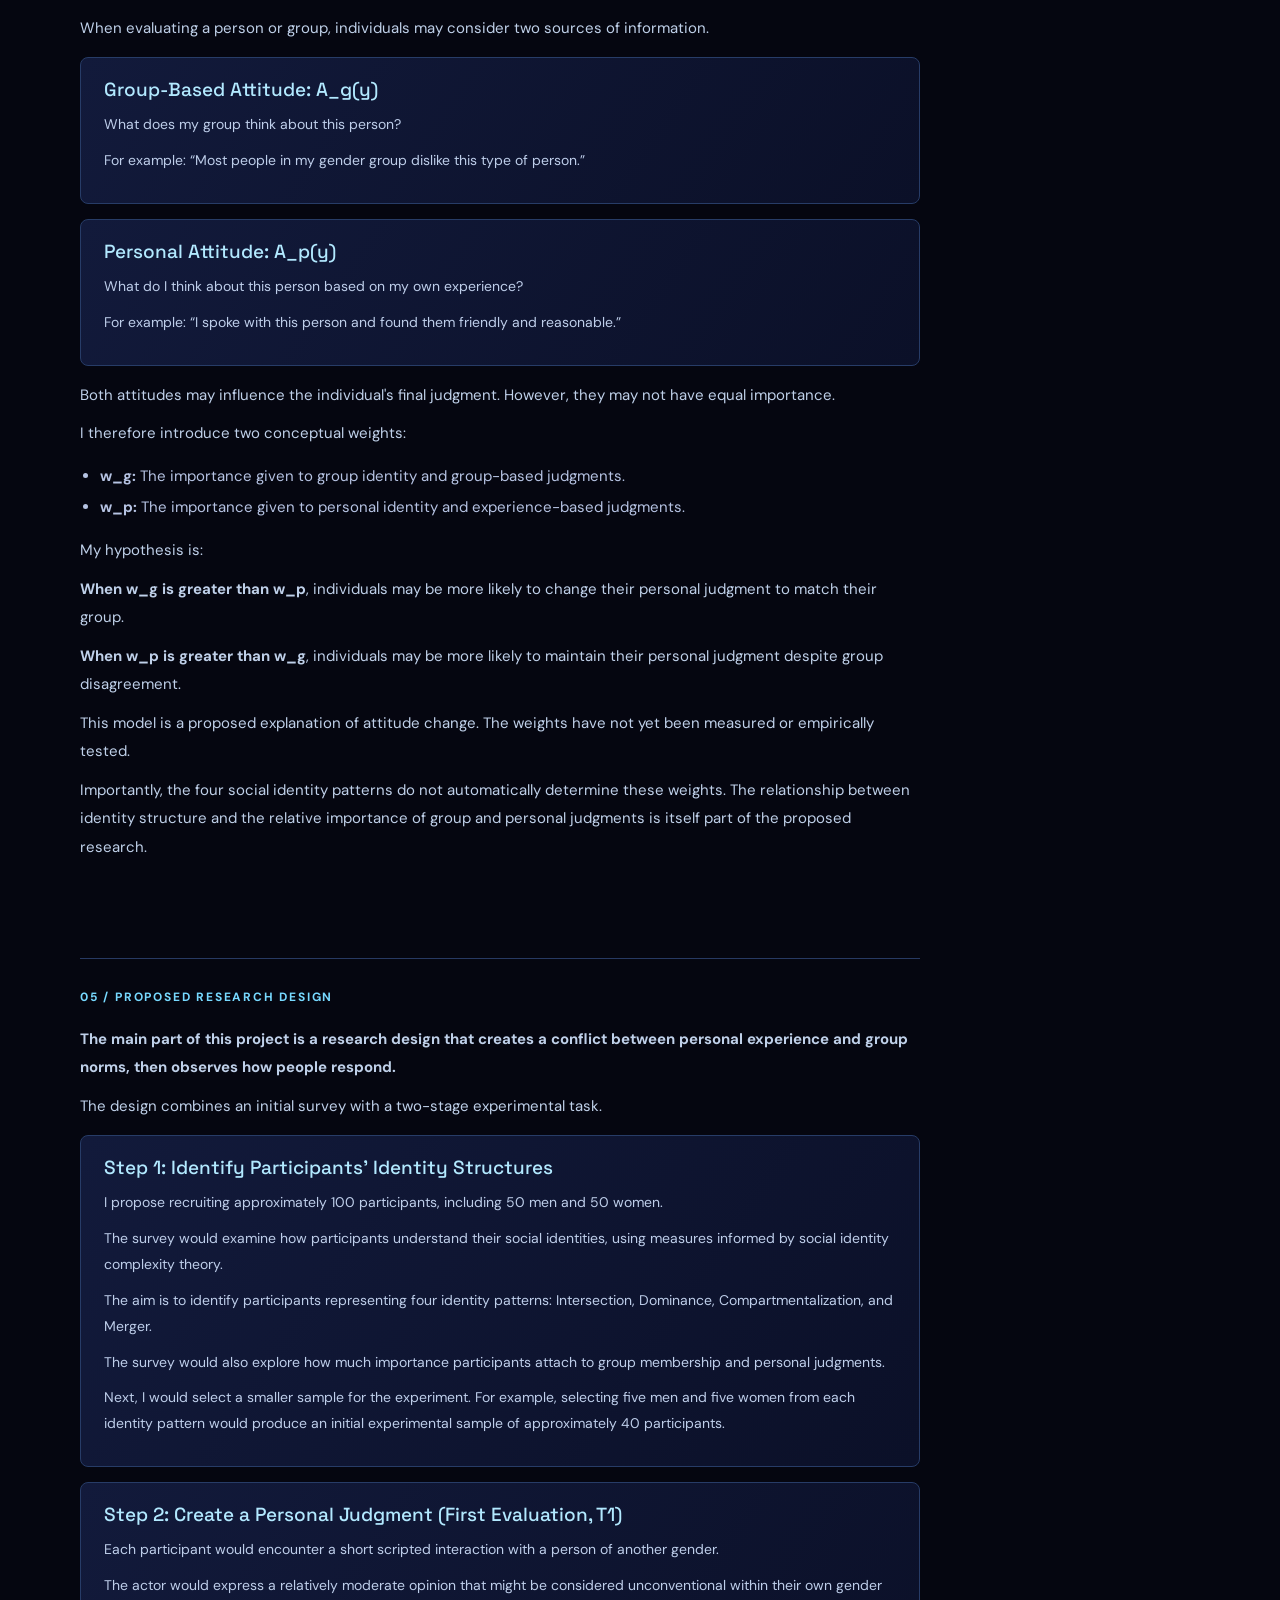
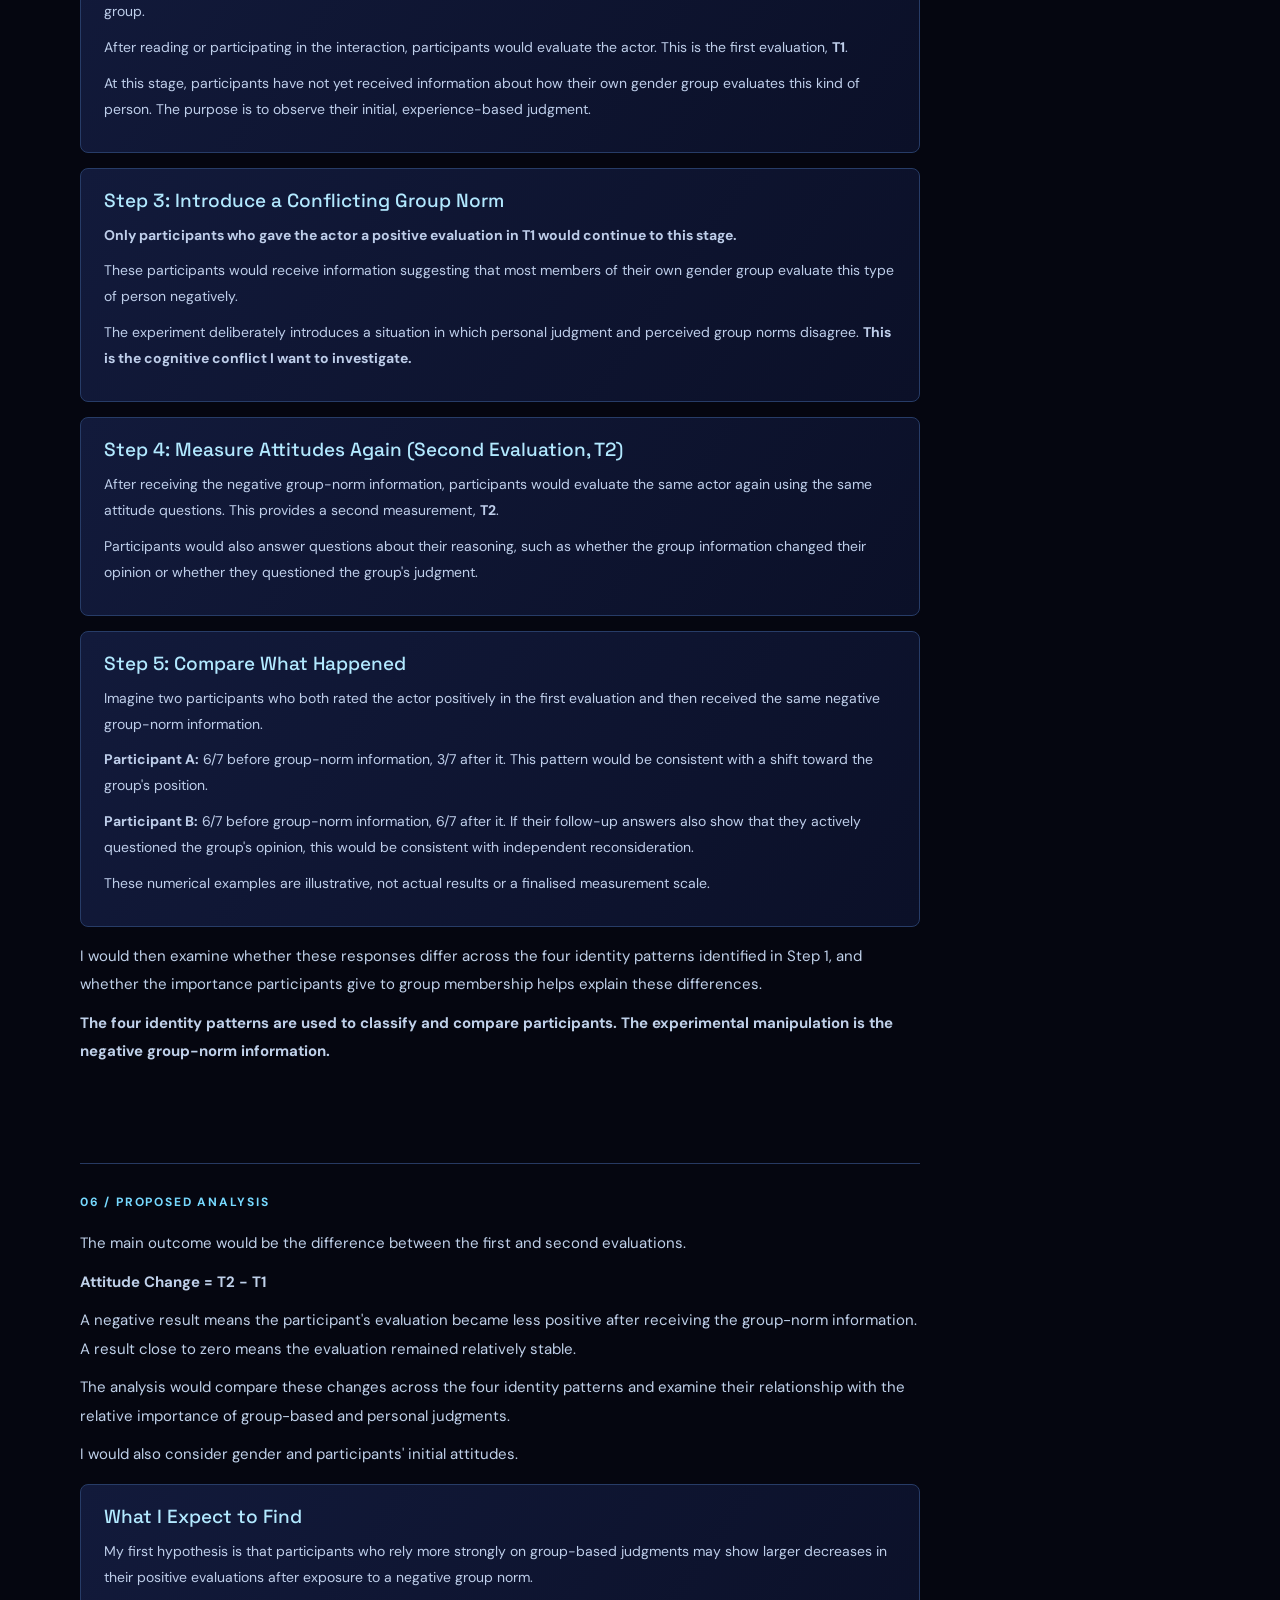
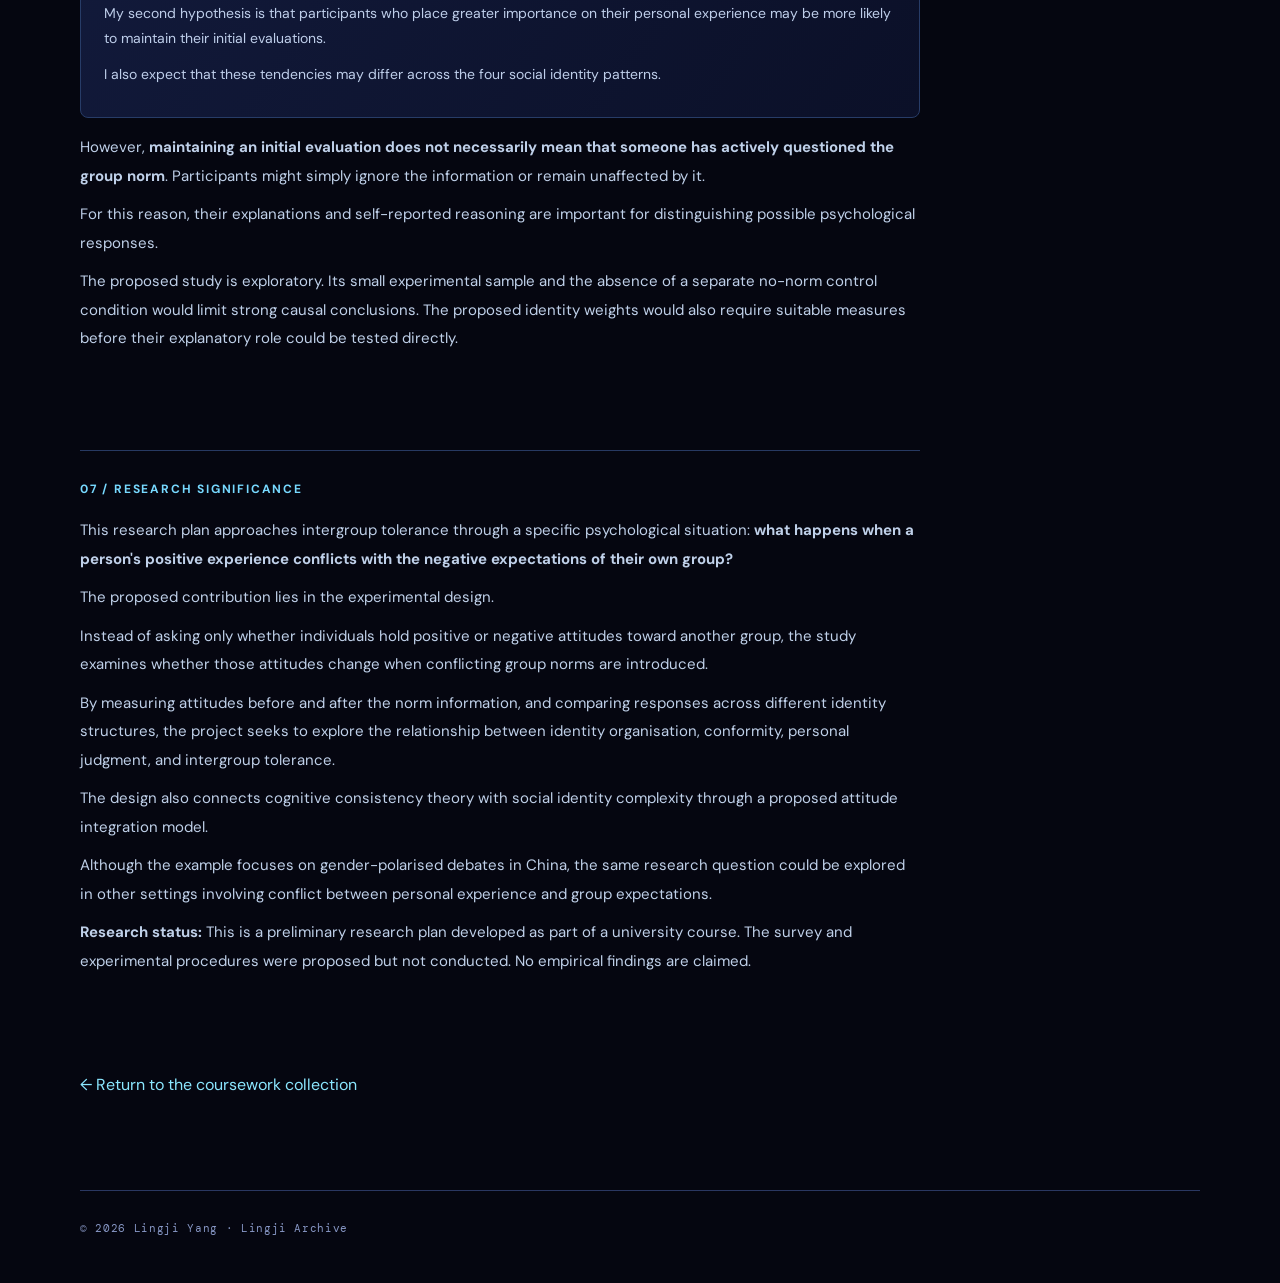
<file: papers/identity.html>
<!DOCTYPE html>
<html lang="en"><head><meta charset="utf-8"/><meta content="width=device-width,initial-scale=1" name="viewport"/><meta content="#050610" name="theme-color"/><meta content="A personal archive of research, work and creative life by Lingji Yang." name="description"/><title>Identity, Cognitive Consistency, and Intergroup Tolerance · Lingji Archive</title><link href="../assets/butterfly.svg" rel="icon" type="image/svg+xml"/><link href="../styles.css" rel="stylesheet"/><link href="../archive-update.css" rel="stylesheet"/></head><body><nav class="site-nav"><div class="wrap nav-inner"><a class="logo" href="../index.html">LINGJI <b>YANG</b><span class="archive-wordmark"> / LINGJI ARCHIVE</span></a><div class="nav-links"><a href="../index.html#about">ABOUT</a><a href="../index.html#education">EDUCATION</a><a href="../index.html#research">RESEARCH</a><a href="../index.html#academic-internship">INTERNSHIP</a><a href="../index.html#experience">EXPERIENCE</a><a href="../index.html#personal-life">PERSONAL LIFE</a></div></div></nav><main class="wrap research-page"><div class="backline"><a href="../coursework.html">← RESEARCH COLLECTION</a></div><header class="paper-hero-v4"><div><div class="paper-label">SELECTED COURSEWORK · UPPSALA UNIVERSITY · 2025</div><h1>Identity, Cognitive Consistency, and Intergroup Tolerance</h1><div class="subtitle">A Research Plan on Identity Structures and Responses to Conflicting Group Norms</div><div class="paper-info"><span class="paper-pill">Social Psychological Foundations of Intergroup Conflict</span><span class="paper-pill">Research plan · experimental design</span></div><p class="paper-byline">Lingji Yang · 2025</p></div><img alt="Research emblem for Identity, Cognitive Consistency, and Intergroup Tolerance" class="paper-mark large" src="../assets/research-identity-exact.png"/></header><div class="paper-content"><article class="paper-article"><p class="paper-opening">A research plan on how identity structures may shape conformity, independent judgment, and tolerance when personal experience conflicts with group norms.</p><section class="paper-section" id="overview"><div class="paper-label">01 / OVERVIEW</div>
<p><strong>Why do people sometimes change their personal opinions just because their group disagrees with them?</strong></p><p>Imagine meeting someone from another social group. You have a pleasant conversation and form a positive impression.</p><p>Later, you discover that most people in your own group have a negative opinion of this kind of person.</p><p>What happens next?</p><p>You might begin to doubt your first impression and agree with your group. Or you might continue trusting your own experience and question why your group thinks differently.</p><p>This research plan explores what makes people respond differently to the same conflict.</p><p>My central idea is that <strong>the way people organise their social identities may influence whether they follow group norms or maintain their own judgments.</strong></p><p>To investigate this question, I propose a survey and a two-stage experiment set within the context of gender-polarised online discussions in China.</p>
</section><section class="paper-section" id="question"><div class="paper-label">02 / RESEARCH QUESTION</div>
<p><strong>When personal experience conflicts with group norms, why do some people follow their group while others maintain their own judgments?</strong></p><p>I focus on two possible responses:</p>
<div class="analysis-block"><h3>Response A: Norm Conformity</h3><p>A person initially likes someone but changes their evaluation after learning that their own group disapproves of this person.</p><p>They adjust their personal judgment to become more consistent with the group's position.</p></div>
<div class="analysis-block"><h3>Response B: Independent Reconsideration</h3><p>A person initially likes someone and maintains that positive judgment despite learning about the group's negative opinion.</p><p>They may also begin to question whether the group's judgment is reasonable.</p></div>
<p>The research asks whether these different responses are related to how individuals organise their social identities.</p>
</section><section class="paper-section" id="framework"><div class="paper-label">03 / THEORETICAL FRAMEWORK</div>
<div class="analysis-block"><h3>Cognitive Consistency</h3><p>Cognitive consistency theory suggests that people generally prefer their beliefs, attitudes, and self-understandings to fit together.</p><p>When two important beliefs contradict each other, people may experience psychological discomfort and attempt to resolve the contradiction.</p><p>In this study, the conflict involves two judgments:</p><ul><li><strong>Personal judgment:</strong> “Based on my experience, I think this person is good.”</li><li><strong>Group judgment:</strong> “People in my group think this kind of person is bad.”</li></ul><p>Both judgments may matter to the same individual. The question is which one they are more willing to reconsider.</p></div>
<div class="analysis-block"><h3>Social Identity Complexity</h3><p>To explore why people might respond differently, I draw on Roccas and Brewer's (2002) theory of social identity complexity.</p><p>The framework describes four ways individuals represent their multiple social group memberships.</p><ul><li><strong>Intersection</strong> · A person defines their ingroup through the overlap of several group memberships.</li><li><strong>Dominance</strong> · One group identity is more important than the others when defining who belongs to the ingroup.</li><li><strong>Compartmentalization</strong> · Different group identities become important in different situations.</li><li><strong>Merger</strong> · Several distinct group identities are recognised as parts of a broader, more inclusive understanding of ingroup membership.</li></ul></div>
<div class="analysis-block"><h3>How I Use These Four Patterns</h3><p>I propose that these different ways of organising social identities may be related to how strongly individuals rely on group norms when making judgments.</p><p>My hypothesis is that individuals showing Intersection, Dominance, or Compartmentalization patterns may be more likely to rely on group-based judgments in certain situations.</p><p>By contrast, individuals showing a Merger pattern may be more willing to maintain judgments that differ from the position of a particular group.</p><p><strong>This is my proposed theoretical interpretation, not an established conclusion of social identity complexity theory.</strong></p><p>The four patterns provide a basis for comparing participants. The experiment is designed to explore whether their responses to conflicting group norms actually differ.</p></div>
</section><section class="paper-section" id="model"><div class="paper-label">04 / PROPOSED ATTITUDE INTEGRATION MODEL</div>
<p>To explain how identity might influence attitude change, I propose a simple conceptual model.</p><p>When evaluating a person or group, individuals may consider two sources of information.</p>
<div class="analysis-block"><h3>Group-Based Attitude: A_g(y)</h3><p>What does my group think about this person?</p><p>For example: “Most people in my gender group dislike this type of person.”</p></div>
<div class="analysis-block"><h3>Personal Attitude: A_p(y)</h3><p>What do I think about this person based on my own experience?</p><p>For example: “I spoke with this person and found them friendly and reasonable.”</p></div>
<p>Both attitudes may influence the individual's final judgment. However, they may not have equal importance.</p><p>I therefore introduce two conceptual weights:</p><ul><li><strong>w_g:</strong> The importance given to group identity and group-based judgments.</li><li><strong>w_p:</strong> The importance given to personal identity and experience-based judgments.</li></ul><p>My hypothesis is:</p><p><strong>When w_g is greater than w_p</strong>, individuals may be more likely to change their personal judgment to match their group.</p><p><strong>When w_p is greater than w_g</strong>, individuals may be more likely to maintain their personal judgment despite group disagreement.</p><p>This model is a proposed explanation of attitude change. The weights have not yet been measured or empirically tested.</p><p>Importantly, the four social identity patterns do not automatically determine these weights. The relationship between identity structure and the relative importance of group and personal judgments is itself part of the proposed research.</p>
</section><section class="paper-section" id="design"><div class="paper-label">05 / PROPOSED RESEARCH DESIGN</div>
<p><strong>The main part of this project is a research design that creates a conflict between personal experience and group norms, then observes how people respond.</strong></p><p>The design combines an initial survey with a two-stage experimental task.</p>
<div class="analysis-block"><h3>Step 1: Identify Participants' Identity Structures</h3><p>I propose recruiting approximately 100 participants, including 50 men and 50 women.</p><p>The survey would examine how participants understand their social identities, using measures informed by social identity complexity theory.</p><p>The aim is to identify participants representing four identity patterns: Intersection, Dominance, Compartmentalization, and Merger.</p><p>The survey would also explore how much importance participants attach to group membership and personal judgments.</p><p>Next, I would select a smaller sample for the experiment. For example, selecting five men and five women from each identity pattern would produce an initial experimental sample of approximately 40 participants.</p></div>
<div class="analysis-block"><h3>Step 2: Create a Personal Judgment (First Evaluation, T1)</h3><p>Each participant would encounter a short scripted interaction with a person of another gender.</p><p>The actor would express a relatively moderate opinion that might be considered unconventional within their own gender group.</p><p>After reading or participating in the interaction, participants would evaluate the actor. This is the first evaluation, <strong>T1</strong>.</p><p>At this stage, participants have not yet received information about how their own gender group evaluates this kind of person. The purpose is to observe their initial, experience-based judgment.</p></div>
<div class="analysis-block"><h3>Step 3: Introduce a Conflicting Group Norm</h3><p><strong>Only participants who gave the actor a positive evaluation in T1 would continue to this stage.</strong></p><p>These participants would receive information suggesting that most members of their own gender group evaluate this type of person negatively.</p><p>The experiment deliberately introduces a situation in which personal judgment and perceived group norms disagree. <strong>This is the cognitive conflict I want to investigate.</strong></p></div>
<div class="analysis-block"><h3>Step 4: Measure Attitudes Again (Second Evaluation, T2)</h3><p>After receiving the negative group-norm information, participants would evaluate the same actor again using the same attitude questions. This provides a second measurement, <strong>T2</strong>.</p><p>Participants would also answer questions about their reasoning, such as whether the group information changed their opinion or whether they questioned the group's judgment.</p></div>
<div class="analysis-block"><h3>Step 5: Compare What Happened</h3><p>Imagine two participants who both rated the actor positively in the first evaluation and then received the same negative group-norm information.</p><p><strong>Participant A:</strong> 6/7 before group-norm information, 3/7 after it. This pattern would be consistent with a shift toward the group's position.</p><p><strong>Participant B:</strong> 6/7 before group-norm information, 6/7 after it. If their follow-up answers also show that they actively questioned the group's opinion, this would be consistent with independent reconsideration.</p><p>These numerical examples are illustrative, not actual results or a finalised measurement scale.</p></div>
<p>I would then examine whether these responses differ across the four identity patterns identified in Step 1, and whether the importance participants give to group membership helps explain these differences.</p><p><strong>The four identity patterns are used to classify and compare participants. The experimental manipulation is the negative group-norm information.</strong></p>
</section><section class="paper-section" id="analysis"><div class="paper-label">06 / PROPOSED ANALYSIS</div>
<p>The main outcome would be the difference between the first and second evaluations.</p><p><strong>Attitude Change = T2 − T1</strong></p><p>A negative result means the participant's evaluation became less positive after receiving the group-norm information. A result close to zero means the evaluation remained relatively stable.</p><p>The analysis would compare these changes across the four identity patterns and examine their relationship with the relative importance of group-based and personal judgments.</p><p>I would also consider gender and participants' initial attitudes.</p>
<div class="analysis-block"><h3>What I Expect to Find</h3><p>My first hypothesis is that participants who rely more strongly on group-based judgments may show larger decreases in their positive evaluations after exposure to a negative group norm.</p><p>My second hypothesis is that participants who place greater importance on their personal experience may be more likely to maintain their initial evaluations.</p><p>I also expect that these tendencies may differ across the four social identity patterns.</p></div>
<p>However, <strong>maintaining an initial evaluation does not necessarily mean that someone has actively questioned the group norm</strong>. Participants might simply ignore the information or remain unaffected by it.</p><p>For this reason, their explanations and self-reported reasoning are important for distinguishing possible psychological responses.</p><p>The proposed study is exploratory. Its small experimental sample and the absence of a separate no-norm control condition would limit strong causal conclusions. The proposed identity weights would also require suitable measures before their explanatory role could be tested directly.</p>
</section><section class="paper-section" id="significance"><div class="paper-label">07 / RESEARCH SIGNIFICANCE</div>
<p>This research plan approaches intergroup tolerance through a specific psychological situation: <strong>what happens when a person's positive experience conflicts with the negative expectations of their own group?</strong></p><p>The proposed contribution lies in the experimental design.</p><p>Instead of asking only whether individuals hold positive or negative attitudes toward another group, the study examines whether those attitudes change when conflicting group norms are introduced.</p><p>By measuring attitudes before and after the norm information, and comparing responses across different identity structures, the project seeks to explore the relationship between identity organisation, conformity, personal judgment, and intergroup tolerance.</p><p>The design also connects cognitive consistency theory with social identity complexity through a proposed attitude integration model.</p><p>Although the example focuses on gender-polarised debates in China, the same research question could be explored in other settings involving conflict between personal experience and group expectations.</p><p><strong>Research status:</strong> This is a preliminary research plan developed as part of a university course. The survey and experimental procedures were proposed but not conducted. No empirical findings are claimed.</p>
</section><p><a href="../coursework.html" style="color:#8be7ff">← Return to the coursework collection</a></p></article><aside class="paper-side"><div class="paper-label">IN THIS WORK</div><a href="#overview">Overview</a><a href="#question">Research question</a><a href="#framework">Theoretical framework</a><a href="#model">Attitude model</a><a href="#design">Research design</a><a href="#analysis">Proposed analysis</a><a href="#significance">Research significance</a></aside></div></main><footer class="wrap footer"><div>© 2026 Lingji Yang · Lingji Archive</div></footer></body></html>
</file>
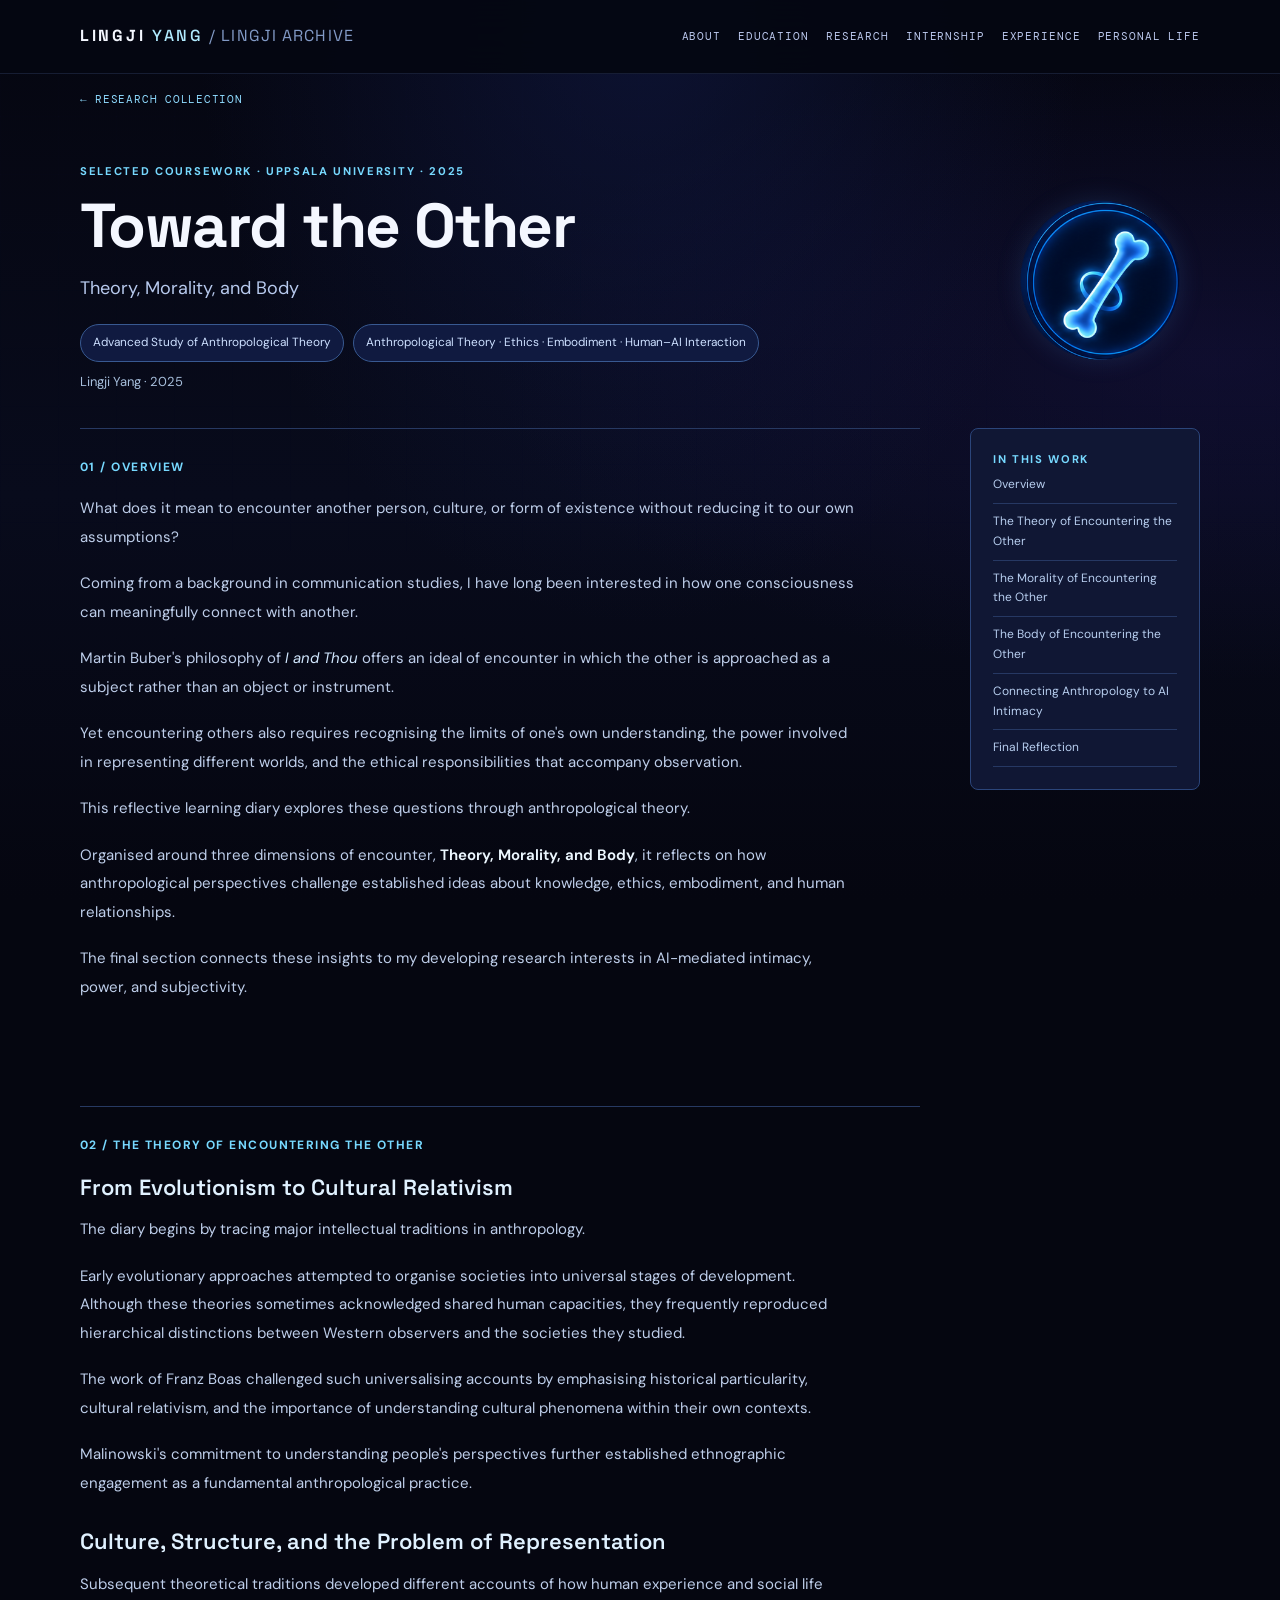
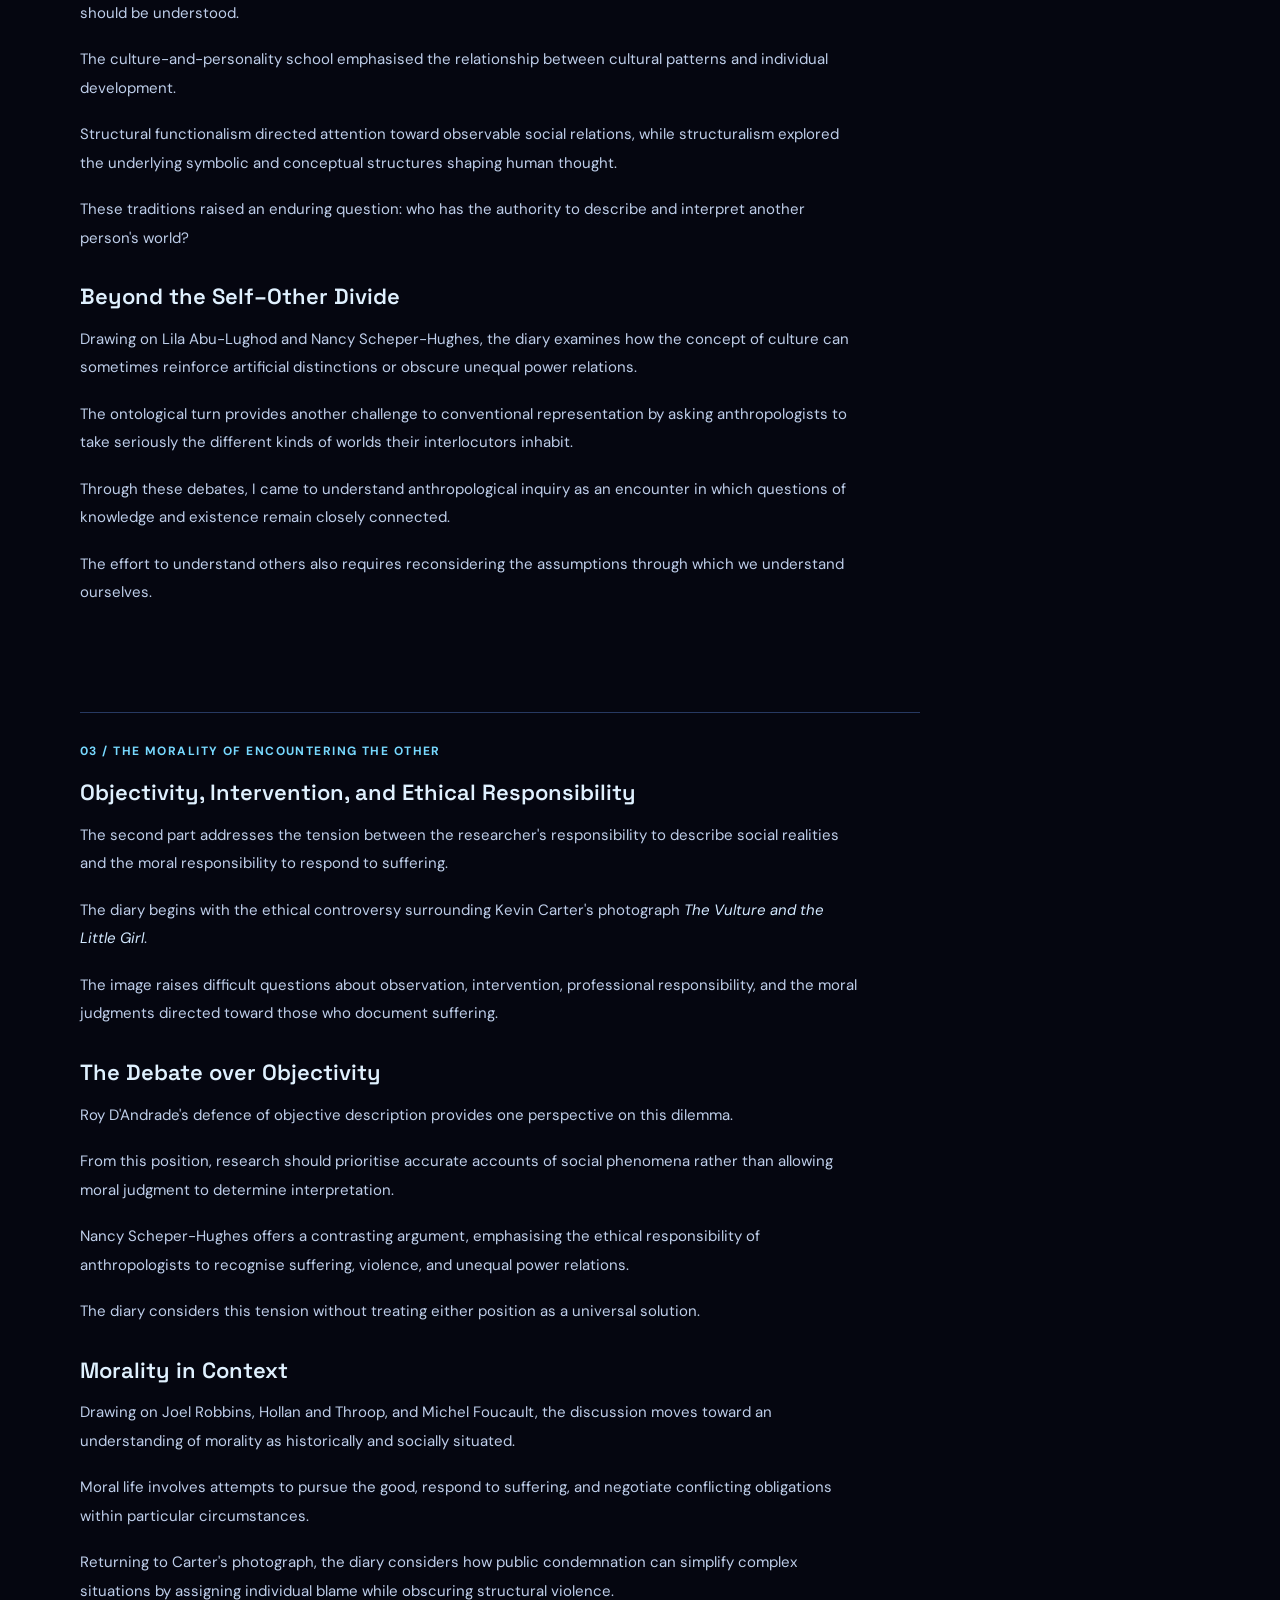
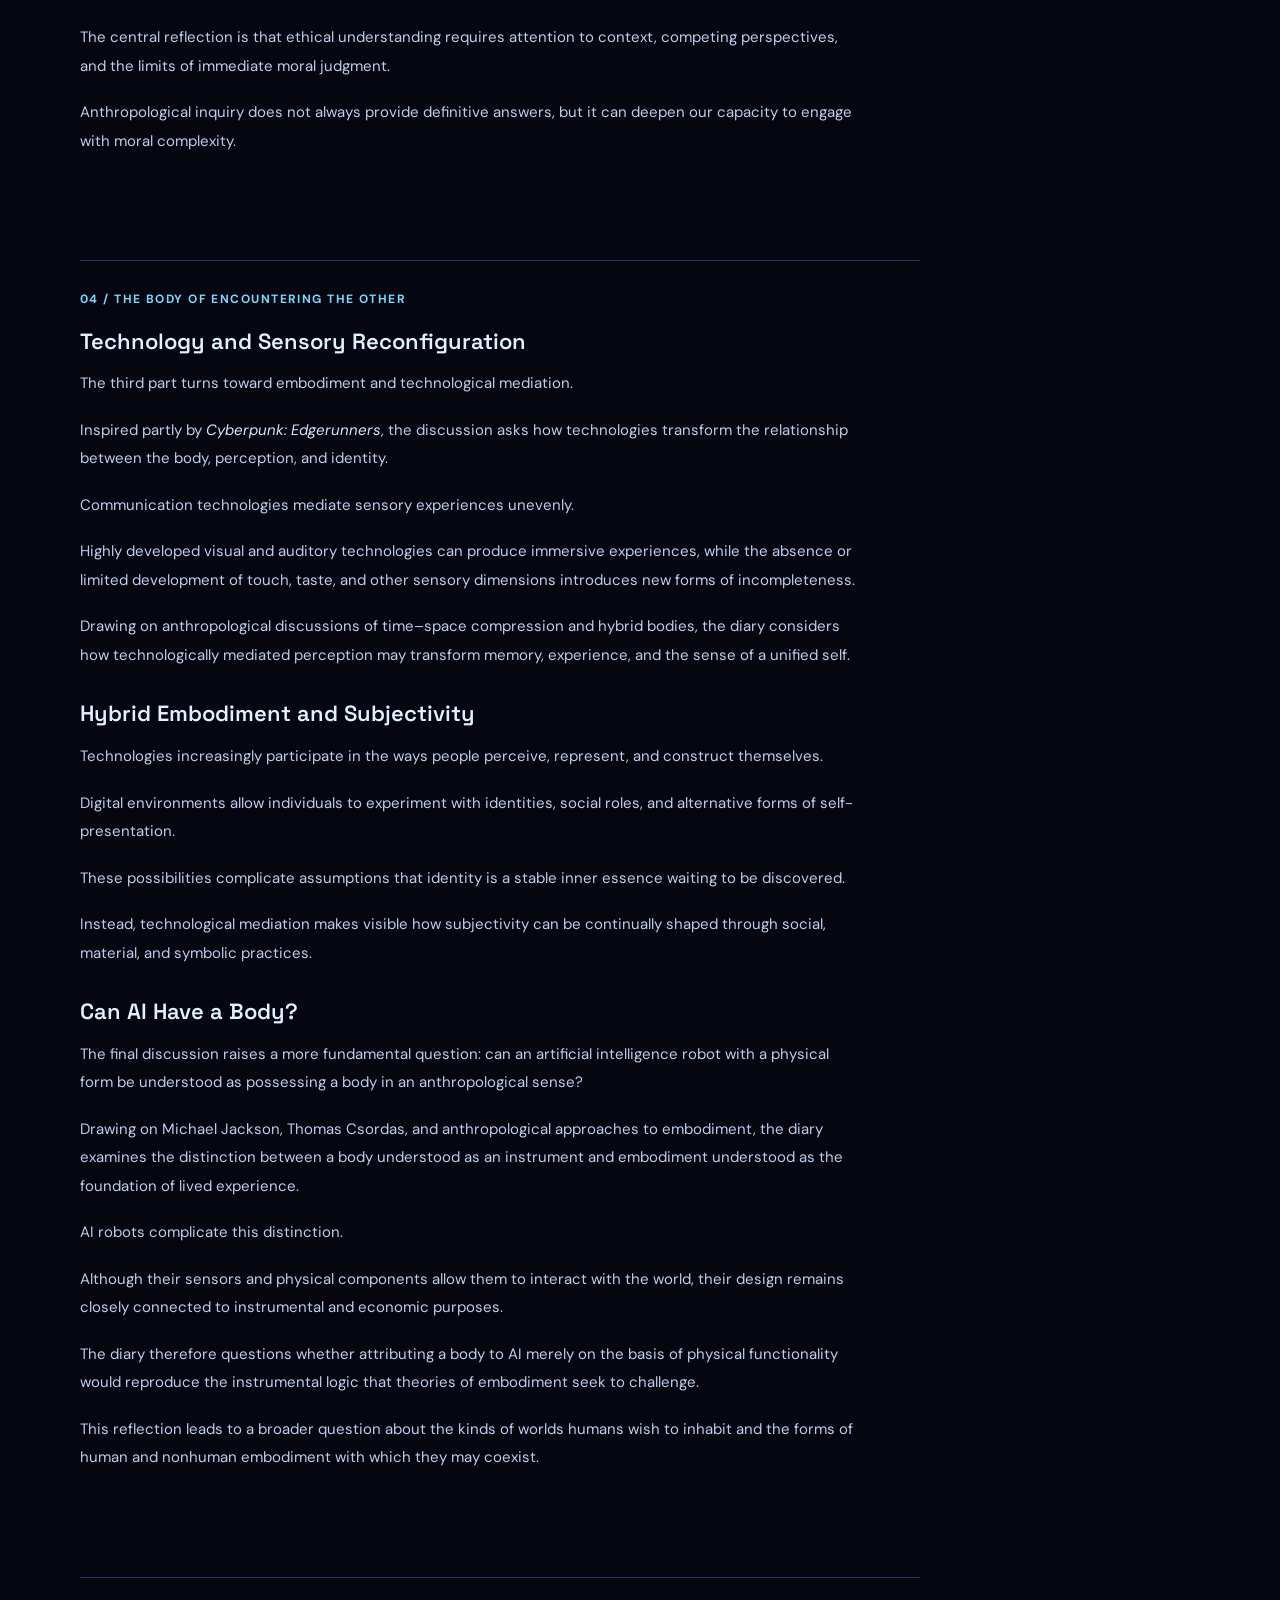
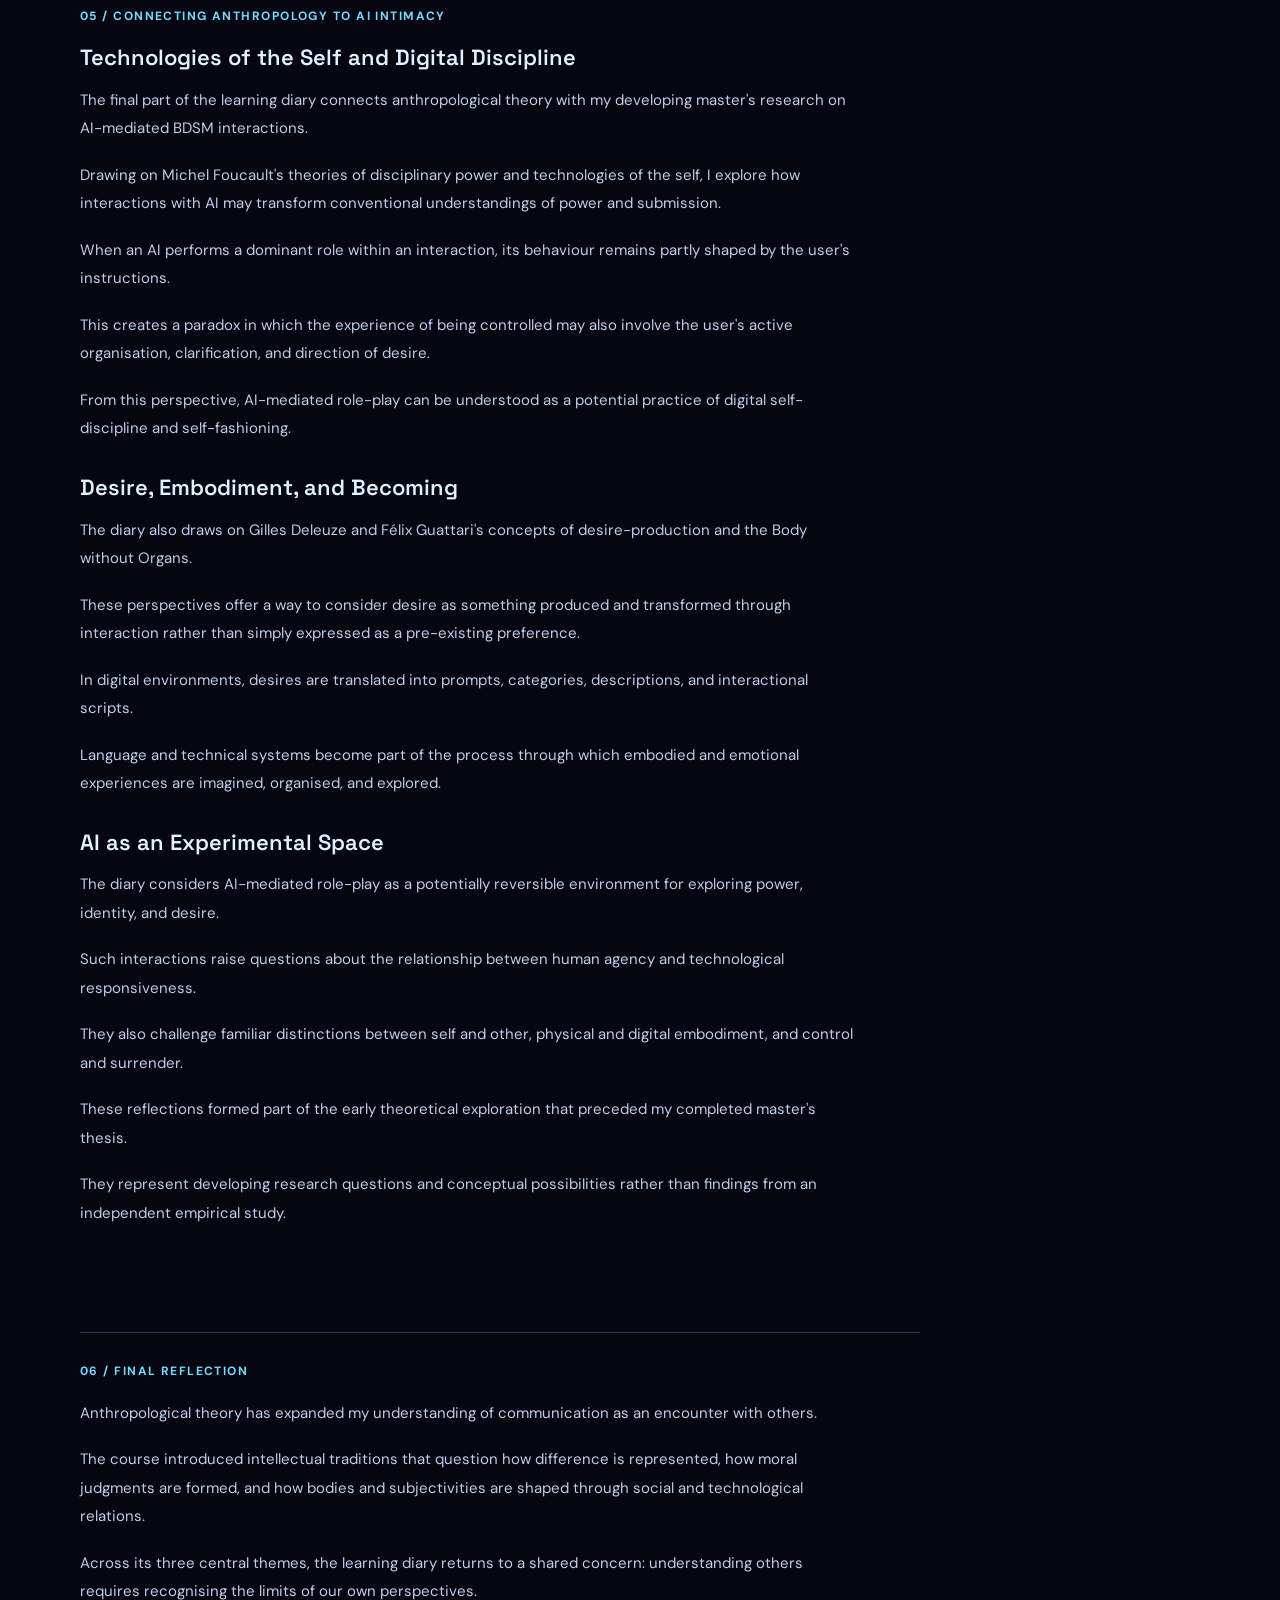
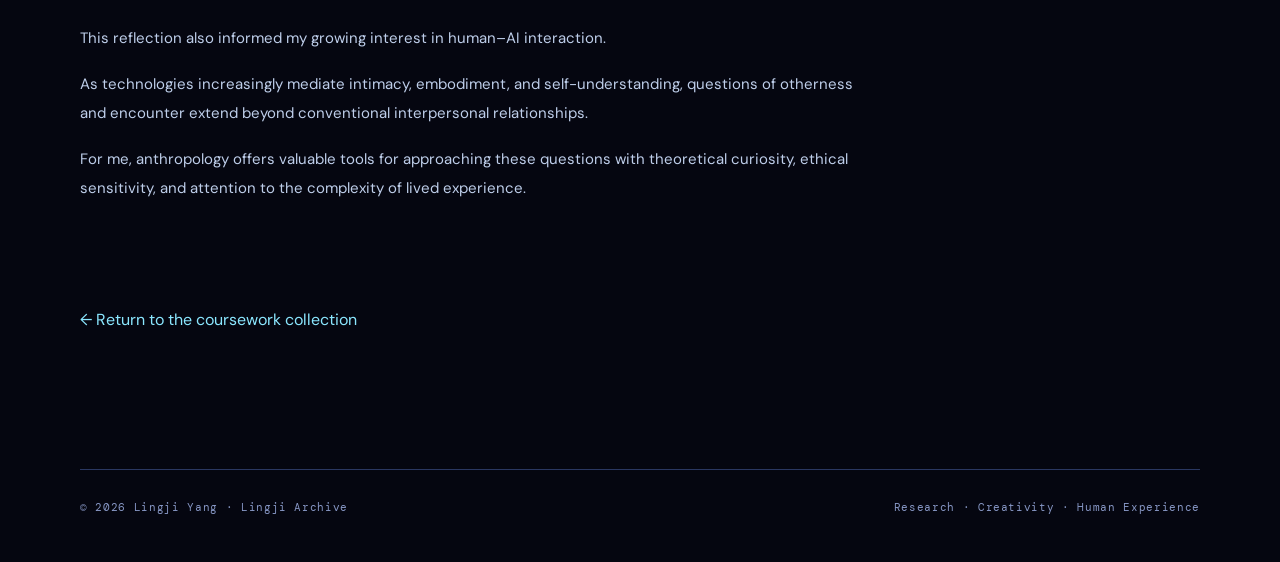
<file: papers/other.html>
<!DOCTYPE html>
<html lang="en"><head><meta charset="utf-8"/><meta content="width=device-width,initial-scale=1" name="viewport"/><meta content="#050610" name="theme-color"/><meta content="A personal archive of research, work and creative life by Lingji Yang." name="description"/><title>Toward the Other · Lingji Archive</title><link href="../assets/butterfly.svg" rel="icon" type="image/svg+xml"/><link href="../styles.css" rel="stylesheet"/><link href="../archive-update.css" rel="stylesheet"/></head><body><nav class="site-nav"><div class="wrap nav-inner"><a class="logo" href="../index.html">LINGJI <b>YANG</b><span class="archive-wordmark"> / LINGJI ARCHIVE</span></a><div class="nav-links"><a href="../index.html#about">ABOUT</a><a href="../index.html#education">EDUCATION</a><a href="../index.html#research">RESEARCH</a><a href="../index.html#academic-internship">INTERNSHIP</a><a href="../index.html#experience">EXPERIENCE</a><a href="../index.html#personal-life">PERSONAL LIFE</a></div></div></nav><main class="wrap research-page"><div class="backline"><a href="../coursework.html">← RESEARCH COLLECTION</a></div><header class="paper-hero-v4"><div><div class="paper-label">SELECTED COURSEWORK · UPPSALA UNIVERSITY · 2025</div><h1>Toward the Other</h1><div class="subtitle">Theory, Morality, and Body</div><div class="paper-info"><span class="paper-pill">Advanced Study of Anthropological Theory</span><span class="paper-pill">Anthropological Theory · Ethics · Embodiment · Human–AI Interaction</span></div><p class="paper-byline">Lingji Yang · 2025</p></div><img alt="Research emblem for Toward the Other" class="paper-mark large" src="../assets/research-other-exact.png"/></header><div class="paper-content"><article class="paper-article"><section class="paper-section reviewed-source-section" id="01-overview"><div class="paper-label">01 / Overview</div><div class="source-copy"><p>What does it mean to encounter another person, culture, or form of existence without reducing it to our own assumptions?</p>
<p>Coming from a background in communication studies, I have long been interested in how one consciousness can meaningfully connect with another.</p>
<p>Martin Buber's philosophy of <em>I and Thou</em> offers an ideal of encounter in which the other is approached as a subject rather than an object or instrument.</p>
<p>Yet encountering others also requires recognising the limits of one's own understanding, the power involved in representing different worlds, and the ethical responsibilities that accompany observation.</p>
<p>This reflective learning diary explores these questions through anthropological theory.</p>
<p>Organised around three dimensions of encounter, <strong>Theory, Morality, and Body</strong>, it reflects on how anthropological perspectives challenge established ideas about knowledge, ethics, embodiment, and human relationships.</p>
<p>The final section connects these insights to my developing research interests in AI-mediated intimacy, power, and subjectivity.</p>
</div></section><section class="paper-section reviewed-source-section" id="02-the-theory-of-encountering-the-other"><div class="paper-label">02 / The Theory of Encountering the Other</div><div class="source-copy"><h3>From Evolutionism to Cultural Relativism</h3>
<p>The diary begins by tracing major intellectual traditions in anthropology.</p>
<p>Early evolutionary approaches attempted to organise societies into universal stages of development. Although these theories sometimes acknowledged shared human capacities, they frequently reproduced hierarchical distinctions between Western observers and the societies they studied.</p>
<p>The work of Franz Boas challenged such universalising accounts by emphasising historical particularity, cultural relativism, and the importance of understanding cultural phenomena within their own contexts.</p>
<p>Malinowski's commitment to understanding people's perspectives further established ethnographic engagement as a fundamental anthropological practice.</p>
<h3>Culture, Structure, and the Problem of Representation</h3>
<p>Subsequent theoretical traditions developed different accounts of how human experience and social life should be understood.</p>
<p>The culture-and-personality school emphasised the relationship between cultural patterns and individual development.</p>
<p>Structural functionalism directed attention toward observable social relations, while structuralism explored the underlying symbolic and conceptual structures shaping human thought.</p>
<p>These traditions raised an enduring question: who has the authority to describe and interpret another person's world?</p>
<h3>Beyond the Self–Other Divide</h3>
<p>Drawing on Lila Abu-Lughod and Nancy Scheper-Hughes, the diary examines how the concept of culture can sometimes reinforce artificial distinctions or obscure unequal power relations.</p>
<p>The ontological turn provides another challenge to conventional representation by asking anthropologists to take seriously the different kinds of worlds their interlocutors inhabit.</p>
<p>Through these debates, I came to understand anthropological inquiry as an encounter in which questions of knowledge and existence remain closely connected.</p>
<p>The effort to understand others also requires reconsidering the assumptions through which we understand ourselves.</p>
</div></section><section class="paper-section reviewed-source-section" id="03-the-morality-of-encountering-the-other"><div class="paper-label">03 / The Morality of Encountering the Other</div><div class="source-copy"><h3>Objectivity, Intervention, and Ethical Responsibility</h3>
<p>The second part addresses the tension between the researcher's responsibility to describe social realities and the moral responsibility to respond to suffering.</p>
<p>The diary begins with the ethical controversy surrounding Kevin Carter's photograph <em>The Vulture and the Little Girl</em>.</p>
<p>The image raises difficult questions about observation, intervention, professional responsibility, and the moral judgments directed toward those who document suffering.</p>
<h3>The Debate over Objectivity</h3>
<p>Roy D'Andrade's defence of objective description provides one perspective on this dilemma.</p>
<p>From this position, research should prioritise accurate accounts of social phenomena rather than allowing moral judgment to determine interpretation.</p>
<p>Nancy Scheper-Hughes offers a contrasting argument, emphasising the ethical responsibility of anthropologists to recognise suffering, violence, and unequal power relations.</p>
<p>The diary considers this tension without treating either position as a universal solution.</p>
<h3>Morality in Context</h3>
<p>Drawing on Joel Robbins, Hollan and Throop, and Michel Foucault, the discussion moves toward an understanding of morality as historically and socially situated.</p>
<p>Moral life involves attempts to pursue the good, respond to suffering, and negotiate conflicting obligations within particular circumstances.</p>
<p>Returning to Carter's photograph, the diary considers how public condemnation can simplify complex situations by assigning individual blame while obscuring structural violence.</p>
<p>The central reflection is that ethical understanding requires attention to context, competing perspectives, and the limits of immediate moral judgment.</p>
<p>Anthropological inquiry does not always provide definitive answers, but it can deepen our capacity to engage with moral complexity.</p>
</div></section><section class="paper-section reviewed-source-section" id="04-the-body-of-encountering-the-other"><div class="paper-label">04 / The Body of Encountering the Other</div><div class="source-copy"><h3>Technology and Sensory Reconfiguration</h3>
<p>The third part turns toward embodiment and technological mediation.</p>
<p>Inspired partly by <em>Cyberpunk: Edgerunners</em>, the discussion asks how technologies transform the relationship between the body, perception, and identity.</p>
<p>Communication technologies mediate sensory experiences unevenly.</p>
<p>Highly developed visual and auditory technologies can produce immersive experiences, while the absence or limited development of touch, taste, and other sensory dimensions introduces new forms of incompleteness.</p>
<p>Drawing on anthropological discussions of time–space compression and hybrid bodies, the diary considers how technologically mediated perception may transform memory, experience, and the sense of a unified self.</p>
<h3>Hybrid Embodiment and Subjectivity</h3>
<p>Technologies increasingly participate in the ways people perceive, represent, and construct themselves.</p>
<p>Digital environments allow individuals to experiment with identities, social roles, and alternative forms of self-presentation.</p>
<p>These possibilities complicate assumptions that identity is a stable inner essence waiting to be discovered.</p>
<p>Instead, technological mediation makes visible how subjectivity can be continually shaped through social, material, and symbolic practices.</p>
<h3>Can AI Have a Body?</h3>
<p>The final discussion raises a more fundamental question: can an artificial intelligence robot with a physical form be understood as possessing a body in an anthropological sense?</p>
<p>Drawing on Michael Jackson, Thomas Csordas, and anthropological approaches to embodiment, the diary examines the distinction between a body understood as an instrument and embodiment understood as the foundation of lived experience.</p>
<p>AI robots complicate this distinction.</p>
<p>Although their sensors and physical components allow them to interact with the world, their design remains closely connected to instrumental and economic purposes.</p>
<p>The diary therefore questions whether attributing a body to AI merely on the basis of physical functionality would reproduce the instrumental logic that theories of embodiment seek to challenge.</p>
<p>This reflection leads to a broader question about the kinds of worlds humans wish to inhabit and the forms of human and nonhuman embodiment with which they may coexist.</p>
</div></section><section class="paper-section reviewed-source-section" id="05-connecting-anthropology-to-ai-intimacy"><div class="paper-label">05 / Connecting Anthropology to AI Intimacy</div><div class="source-copy"><h3>Technologies of the Self and Digital Discipline</h3>
<p>The final part of the learning diary connects anthropological theory with my developing master's research on AI-mediated BDSM interactions.</p>
<p>Drawing on Michel Foucault's theories of disciplinary power and technologies of the self, I explore how interactions with AI may transform conventional understandings of power and submission.</p>
<p>When an AI performs a dominant role within an interaction, its behaviour remains partly shaped by the user's instructions.</p>
<p>This creates a paradox in which the experience of being controlled may also involve the user's active organisation, clarification, and direction of desire.</p>
<p>From this perspective, AI-mediated role-play can be understood as a potential practice of digital self-discipline and self-fashioning.</p>
<h3>Desire, Embodiment, and Becoming</h3>
<p>The diary also draws on Gilles Deleuze and Félix Guattari's concepts of desire-production and the Body without Organs.</p>
<p>These perspectives offer a way to consider desire as something produced and transformed through interaction rather than simply expressed as a pre-existing preference.</p>
<p>In digital environments, desires are translated into prompts, categories, descriptions, and interactional scripts.</p>
<p>Language and technical systems become part of the process through which embodied and emotional experiences are imagined, organised, and explored.</p>
<h3>AI as an Experimental Space</h3>
<p>The diary considers AI-mediated role-play as a potentially reversible environment for exploring power, identity, and desire.</p>
<p>Such interactions raise questions about the relationship between human agency and technological responsiveness.</p>
<p>They also challenge familiar distinctions between self and other, physical and digital embodiment, and control and surrender.</p>
<p>These reflections formed part of the early theoretical exploration that preceded my completed master's thesis.</p>
<p>They represent developing research questions and conceptual possibilities rather than findings from an independent empirical study.</p>
</div></section><section class="paper-section reviewed-source-section" id="06-final-reflection"><div class="paper-label">06 / Final Reflection</div><div class="source-copy"><p>Anthropological theory has expanded my understanding of communication as an encounter with others.</p>
<p>The course introduced intellectual traditions that question how difference is represented, how moral judgments are formed, and how bodies and subjectivities are shaped through social and technological relations.</p>
<p>Across its three central themes, the learning diary returns to a shared concern: understanding others requires recognising the limits of our own perspectives.</p>
<p>This reflection also informed my growing interest in human–AI interaction.</p>
<p>As technologies increasingly mediate intimacy, embodiment, and self-understanding, questions of otherness and encounter extend beyond conventional interpersonal relationships.</p>
<p>For me, anthropology offers valuable tools for approaching these questions with theoretical curiosity, ethical sensitivity, and attention to the complexity of lived experience.</p>
</div></section><p class="research-back-link"><a href="../coursework.html">← Return to the coursework collection</a></p></article><aside class="paper-side"><div class="paper-label">IN THIS WORK</div><a href="#01-overview">Overview</a><a href="#02-the-theory-of-encountering-the-other">The Theory of Encountering the Other</a><a href="#03-the-morality-of-encountering-the-other">The Morality of Encountering the Other</a><a href="#04-the-body-of-encountering-the-other">The Body of Encountering the Other</a><a href="#05-connecting-anthropology-to-ai-intimacy">Connecting Anthropology to AI Intimacy</a><a href="#06-final-reflection">Final Reflection</a></aside></div></main><footer class="wrap footer"><span>© 2026 Lingji Yang · Lingji Archive</span><span>Research · Creativity · Human Experience</span></footer></body></html>
</file>
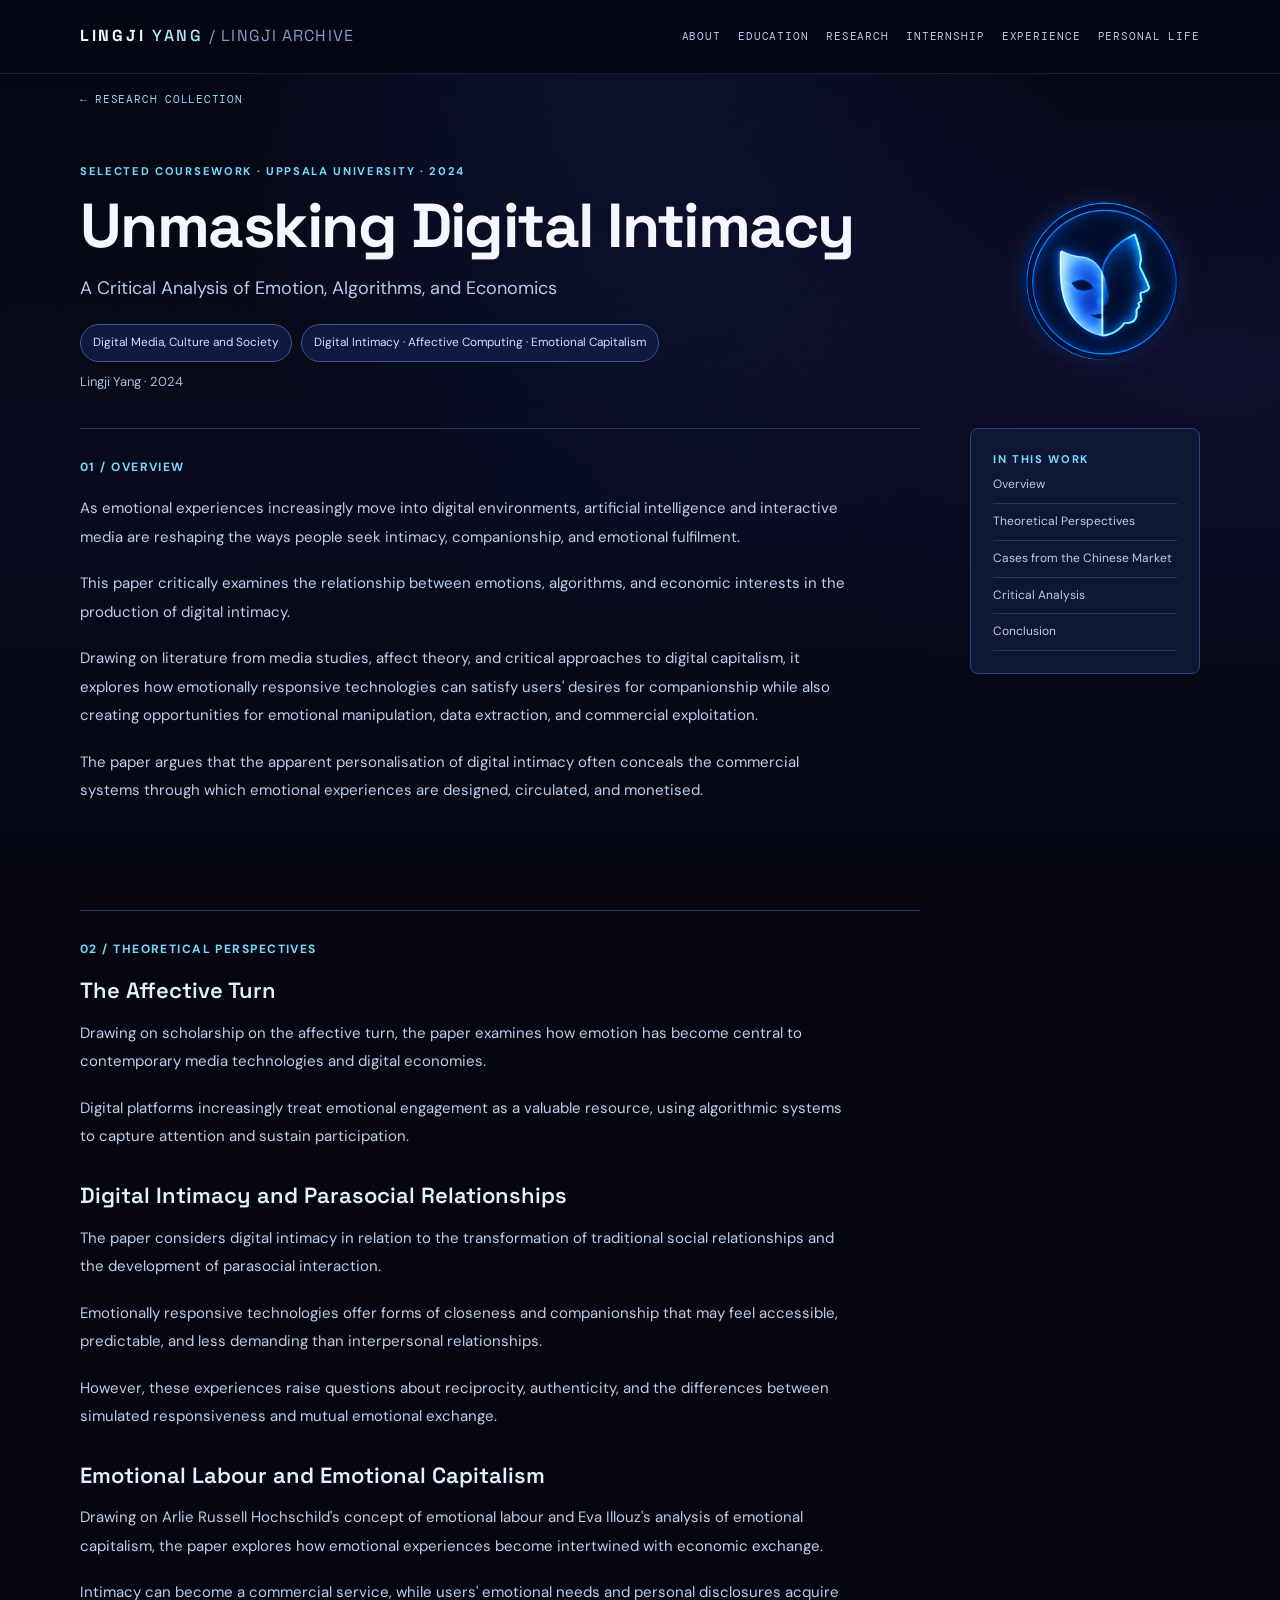
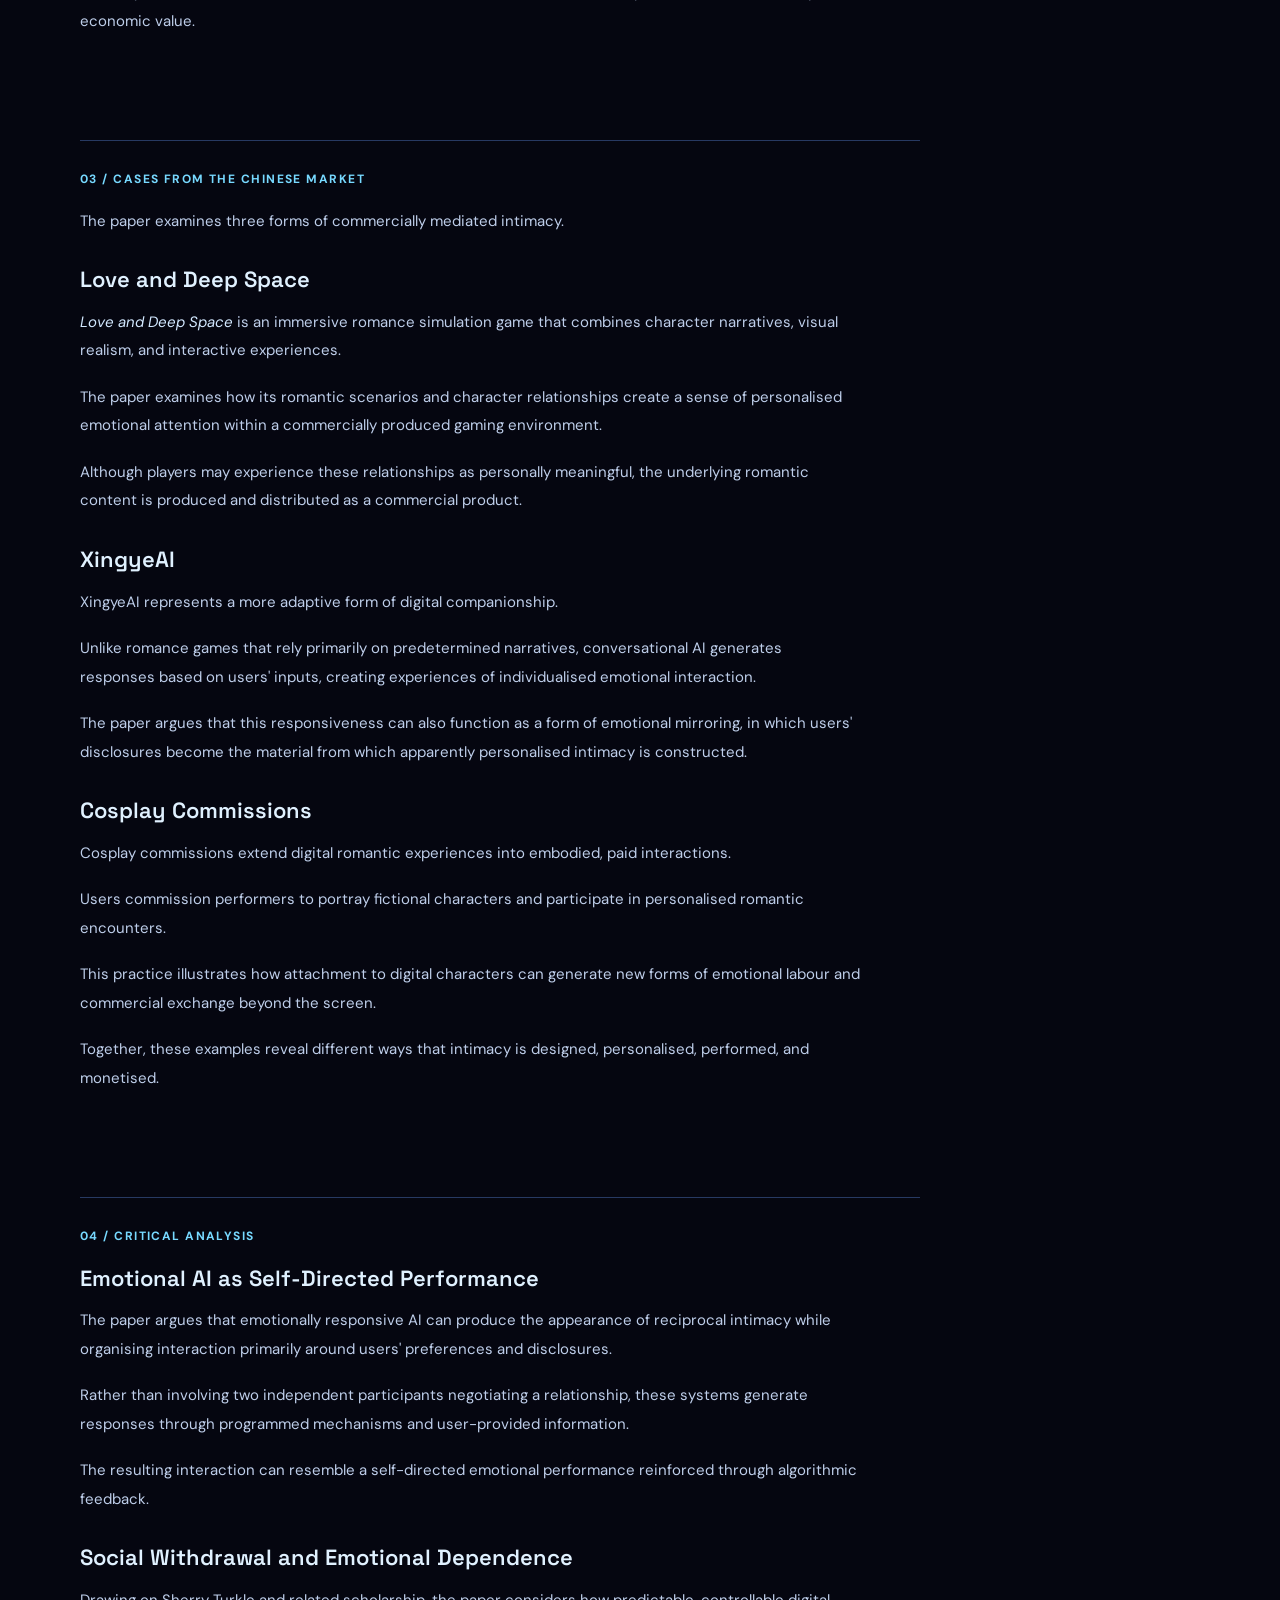
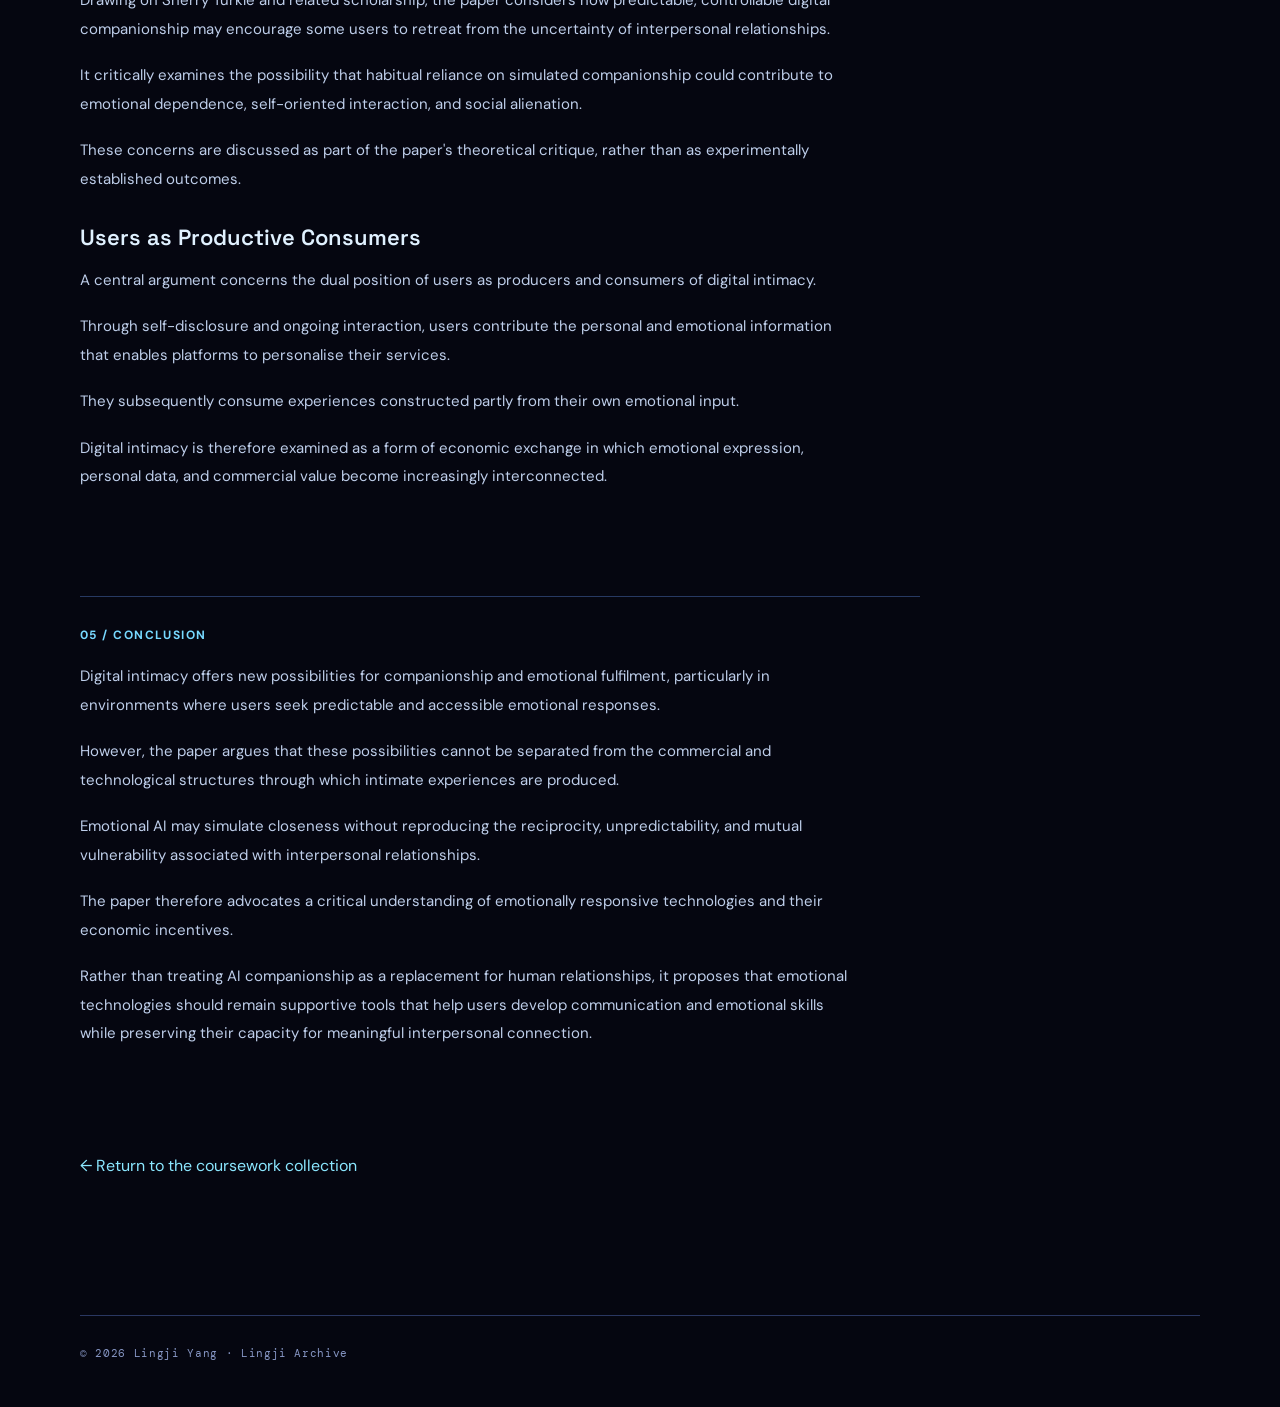
<file: papers/unmasking.html>
<!DOCTYPE html>
<html lang="en"><head><meta charset="utf-8"/><meta content="width=device-width,initial-scale=1" name="viewport"/><meta content="#050610" name="theme-color"/><meta content="A personal archive of research, work and creative life by Lingji Yang." name="description"/><title>Unmasking Digital Intimacy · Lingji Archive</title><link href="../assets/butterfly.svg" rel="icon" type="image/svg+xml"/><link href="../styles.css" rel="stylesheet"/><link href="../archive-update.css" rel="stylesheet"/></head><body><nav class="site-nav"><div class="wrap nav-inner"><a class="logo" href="../index.html">LINGJI <b>YANG</b><span class="archive-wordmark"> / LINGJI ARCHIVE</span></a><div class="nav-links"><a href="../index.html#about">ABOUT</a><a href="../index.html#education">EDUCATION</a><a href="../index.html#research">RESEARCH</a><a href="../index.html#academic-internship">INTERNSHIP</a><a href="../index.html#experience">EXPERIENCE</a><a href="../index.html#personal-life">PERSONAL LIFE</a></div></div></nav><main class="wrap research-page"><div class="backline"><a href="../coursework.html">← RESEARCH COLLECTION</a></div><header class="paper-hero-v4"><div><div class="paper-label">SELECTED COURSEWORK · UPPSALA UNIVERSITY · 2024</div><h1>Unmasking Digital Intimacy</h1><div class="subtitle">A Critical Analysis of Emotion, Algorithms, and Economics</div><div class="paper-info"><span class="paper-pill">Digital Media, Culture and Society</span><span class="paper-pill">Digital Intimacy · Affective Computing · Emotional Capitalism</span></div><p class="paper-byline">Lingji Yang · 2024</p></div><img alt="Research emblem for Unmasking Digital Intimacy" class="paper-mark large" src="../assets/research-unmasking-exact.png"/></header><div class="paper-content"><article class="paper-article"><section class="paper-section reviewed-source-section" id="01-overview"><div class="paper-label">01 / Overview</div><div class="source-copy"><p>As emotional experiences increasingly move into digital environments, artificial intelligence and interactive media are reshaping the ways people seek intimacy, companionship, and emotional fulfilment.</p>
<p>This paper critically examines the relationship between emotions, algorithms, and economic interests in the production of digital intimacy.</p>
<p>Drawing on literature from media studies, affect theory, and critical approaches to digital capitalism, it explores how emotionally responsive technologies can satisfy users' desires for companionship while also creating opportunities for emotional manipulation, data extraction, and commercial exploitation.</p>
<p>The paper argues that the apparent personalisation of digital intimacy often conceals the commercial systems through which emotional experiences are designed, circulated, and monetised.</p>
</div></section><section class="paper-section reviewed-source-section" id="02-theoretical-perspectives"><div class="paper-label">02 / Theoretical Perspectives</div><div class="source-copy"><h3>The Affective Turn</h3>
<p>Drawing on scholarship on the affective turn, the paper examines how emotion has become central to contemporary media technologies and digital economies.</p>
<p>Digital platforms increasingly treat emotional engagement as a valuable resource, using algorithmic systems to capture attention and sustain participation.</p>
<h3>Digital Intimacy and Parasocial Relationships</h3>
<p>The paper considers digital intimacy in relation to the transformation of traditional social relationships and the development of parasocial interaction.</p>
<p>Emotionally responsive technologies offer forms of closeness and companionship that may feel accessible, predictable, and less demanding than interpersonal relationships.</p>
<p>However, these experiences raise questions about reciprocity, authenticity, and the differences between simulated responsiveness and mutual emotional exchange.</p>
<h3>Emotional Labour and Emotional Capitalism</h3>
<p>Drawing on Arlie Russell Hochschild's concept of emotional labour and Eva Illouz's analysis of emotional capitalism, the paper explores how emotional experiences become intertwined with economic exchange.</p>
<p>Intimacy can become a commercial service, while users' emotional needs and personal disclosures acquire economic value.</p>
</div></section><section class="paper-section reviewed-source-section" id="03-cases-from-the-chinese-market"><div class="paper-label">03 / Cases from the Chinese Market</div><div class="source-copy"><p>The paper examines three forms of commercially mediated intimacy.</p>
<h3>Love and Deep Space</h3>
<p><em>Love and Deep Space</em> is an immersive romance simulation game that combines character narratives, visual realism, and interactive experiences.</p>
<p>The paper examines how its romantic scenarios and character relationships create a sense of personalised emotional attention within a commercially produced gaming environment.</p>
<p>Although players may experience these relationships as personally meaningful, the underlying romantic content is produced and distributed as a commercial product.</p>
<h3>XingyeAI</h3>
<p>XingyeAI represents a more adaptive form of digital companionship.</p>
<p>Unlike romance games that rely primarily on predetermined narratives, conversational AI generates responses based on users' inputs, creating experiences of individualised emotional interaction.</p>
<p>The paper argues that this responsiveness can also function as a form of emotional mirroring, in which users' disclosures become the material from which apparently personalised intimacy is constructed.</p>
<h3>Cosplay Commissions</h3>
<p>Cosplay commissions extend digital romantic experiences into embodied, paid interactions.</p>
<p>Users commission performers to portray fictional characters and participate in personalised romantic encounters.</p>
<p>This practice illustrates how attachment to digital characters can generate new forms of emotional labour and commercial exchange beyond the screen.</p>
<p>Together, these examples reveal different ways that intimacy is designed, personalised, performed, and monetised.</p>
</div></section><section class="paper-section reviewed-source-section" id="04-critical-analysis"><div class="paper-label">04 / Critical Analysis</div><div class="source-copy"><h3>Emotional AI as Self-Directed Performance</h3>
<p>The paper argues that emotionally responsive AI can produce the appearance of reciprocal intimacy while organising interaction primarily around users' preferences and disclosures.</p>
<p>Rather than involving two independent participants negotiating a relationship, these systems generate responses through programmed mechanisms and user-provided information.</p>
<p>The resulting interaction can resemble a self-directed emotional performance reinforced through algorithmic feedback.</p>
<h3>Social Withdrawal and Emotional Dependence</h3>
<p>Drawing on Sherry Turkle and related scholarship, the paper considers how predictable, controllable digital companionship may encourage some users to retreat from the uncertainty of interpersonal relationships.</p>
<p>It critically examines the possibility that habitual reliance on simulated companionship could contribute to emotional dependence, self-oriented interaction, and social alienation.</p>
<p>These concerns are discussed as part of the paper's theoretical critique, rather than as experimentally established outcomes.</p>
<h3>Users as Productive Consumers</h3>
<p>A central argument concerns the dual position of users as producers and consumers of digital intimacy.</p>
<p>Through self-disclosure and ongoing interaction, users contribute the personal and emotional information that enables platforms to personalise their services.</p>
<p>They subsequently consume experiences constructed partly from their own emotional input.</p>
<p>Digital intimacy is therefore examined as a form of economic exchange in which emotional expression, personal data, and commercial value become increasingly interconnected.</p>
</div></section><section class="paper-section reviewed-source-section" id="05-conclusion"><div class="paper-label">05 / Conclusion</div><div class="source-copy"><p>Digital intimacy offers new possibilities for companionship and emotional fulfilment, particularly in environments where users seek predictable and accessible emotional responses.</p>
<p>However, the paper argues that these possibilities cannot be separated from the commercial and technological structures through which intimate experiences are produced.</p>
<p>Emotional AI may simulate closeness without reproducing the reciprocity, unpredictability, and mutual vulnerability associated with interpersonal relationships.</p>
<p>The paper therefore advocates a critical understanding of emotionally responsive technologies and their economic incentives.</p>
<p>Rather than treating AI companionship as a replacement for human relationships, it proposes that emotional technologies should remain supportive tools that help users develop communication and emotional skills while preserving their capacity for meaningful interpersonal connection.</p>
</div></section><p class="research-back-link"><a href="../coursework.html">← Return to the coursework collection</a></p></article><aside class="paper-side"><div class="paper-label">IN THIS WORK</div><a href="#01-overview">Overview</a><a href="#02-theoretical-perspectives">Theoretical Perspectives</a><a href="#03-cases-from-the-chinese-market">Cases from the Chinese Market</a><a href="#04-critical-analysis">Critical Analysis</a><a href="#05-conclusion">Conclusion</a></aside></div></main><footer class="wrap footer"><div>© 2026 Lingji Yang · Lingji Archive</div></footer></body></html>
</file>
<file: styles.css>
@import url('https://fonts.googleapis.com/css2?family=DM+Mono:wght@400;500&family=DM+Sans:wght@400;500;600;700&family=Space+Grotesk:wght@400;500;600;700&display=swap');
:root{--bg:#050610;--mid:#0a0c24;--panel:#0c1032;--panel2:#11163e;--border:#273765;--electric:#5fbaff;--ice:#a2f3ff;--lav:#9b90ff;--white:#f4f7ff;--muted:#a2aed0;--soft:#7282ae}*{box-sizing:border-box}html{scroll-behavior:smooth}body{margin:0;background:var(--bg);color:var(--white);font-family:'DM Sans',sans-serif;line-height:1.65;-webkit-font-smoothing:antialiased}body:before{content:'';position:fixed;inset:0;z-index:-2;pointer-events:none;background:radial-gradient(ellipse at 50% 0%,#16215b70 0%,transparent 49%),radial-gradient(ellipse at 95% 40%,#20165d51 0%,transparent 42%),linear-gradient(#050610,#080b1c 55%,#050610)}body:after{content:'';position:fixed;inset:0;z-index:-1;pointer-events:none;opacity:.28;background-image:linear-gradient(#759bff0b 1px,transparent 1px),linear-gradient(90deg,#759bff0b 1px,transparent 1px);background-size:58px 58px;mask-image:linear-gradient(to bottom,black,transparent 90%)}::selection{background:#3a77d9;color:white}a{color:inherit;text-decoration:none}button{font:inherit}a:focus-visible,button:focus-visible{outline:2px solid var(--ice);outline-offset:4px}.wrap{width:min(1120px,calc(100% - 52px));margin:auto}.mono,.eyebrow,.nav-links,.chip,.card-index,.meta,.footer,.btn,.label,.mini-title{font-family:'DM Mono',monospace}.site-nav{position:sticky;top:0;z-index:50;border-bottom:1px solid #29345680;background:#050712db;backdrop-filter:blur(24px)}.nav-inner{height:73px;display:flex;align-items:center;justify-content:space-between;gap:20px}.logo{font-family:'Space Grotesk';font-size:16px;letter-spacing:.17em;font-weight:700}.logo b{color:var(--ice);font-weight:500}.nav-links{display:flex;gap:30px;color:#bbc8ed;font-size:11px;letter-spacing:.08em}.nav-links a:hover,.nav-links a[aria-current]{color:var(--ice)}.top-status{display:flex;gap:7px;align-items:center;font-family:'DM Mono';font-size:10px;color:#9badc9}.signal{height:6px;width:6px;background:#7fe3d2;border-radius:100%;box-shadow:0 0 11px #7fe3d2}.hero{position:relative;overflow:hidden;padding:105px 0 108px}.hero:after{content:'';position:absolute;bottom:0;left:15%;width:70%;height:1px;background:linear-gradient(90deg,transparent,#4ca8e9a0,transparent)}.hero-grid{display:grid;grid-template-columns:1.25fr .75fr;gap:60px;align-items:center}.eyebrow{font-size:11px;letter-spacing:.19em;color:#7ee2ff;text-transform:uppercase}.hero h1{font-family:'Space Grotesk',sans-serif;font-size:clamp(58px,7.4vw,106px);letter-spacing:-.073em;line-height:.99;font-weight:500;margin:23px 0 22px}.hero h1 em{font-style:normal;color:var(--ice);text-shadow:0 0 36px #368fff75}.hero-desc{font-size:18px;color:#b7c5e0;max-width:575px;line-height:1.75}.button-row{display:flex;flex-wrap:wrap;gap:12px;margin-top:32px}.btn{display:inline-flex;align-items:center;justify-content:center;gap:12px;padding:13px 20px;border:1px solid #488ddb;border-radius:3px;background:#14346a67;color:#e4f5ff;font-size:11px;letter-spacing:.08em;cursor:pointer;transition:.2s}.btn.primary{background:linear-gradient(135deg,#1b589a,#24459d);box-shadow:inset 0 1px #87ddff5b,0 0 22px #2386ed26}.btn:hover{border-color:#99e9ff;background:#1e4a83;box-shadow:0 0 25px #398dfa44;transform:translateY(-2px)}.btn.quiet{background:transparent;border-color:#52608d}.hero-art{position:relative;min-height:425px;display:flex;align-items:center;justify-content:center}.hero-art:before{content:'';position:absolute;width:330px;height:330px;border:1px solid #76bdfd2b;transform:rotate(45deg);box-shadow:0 0 0 25px #3554a80c,0 0 0 56px #3554a80a,0 0 95px #4766e050}.art-card{position:relative;width:285px;height:365px;background:linear-gradient(155deg,#141d50cf,#050819 85%);border:1px solid #517ddaa6;box-shadow:inset 0 0 30px #2769bf30,0 0 40px #216cf746;padding:19px;display:flex;flex-direction:column;justify-content:space-between;transform:rotate(-4deg)}.art-card:after{content:'';position:absolute;inset:7px;border:1px solid #5d95d538;pointer-events:none}.art-top,.art-bottom{display:flex;justify-content:space-between;font-size:10px;letter-spacing:.09em;color:#94c4fa}.butterfly{width:100%;max-width:260px;filter:drop-shadow(0 0 28px #60c7ffb9);animation:float 6s ease-in-out infinite}@keyframes float{50%{transform:translateY(-13px) rotate(3deg)}}.orbit{position:absolute;border:1px solid #5ca6ff70;border-radius:50%;width:450px;height:130px;transform:rotate(-34deg);pointer-events:none}.orbit.two{transform:rotate(45deg);opacity:.35}.art-corner{position:absolute;top:24px;right:8px;font-size:10px;color:var(--ice);writing-mode:vertical-rl;letter-spacing:.15em}.section{padding:85px 0}.section-head{display:flex;align-items:end;justify-content:space-between;gap:24px;margin-bottom:34px}.section h2,.page-title{font-family:'Space Grotesk';font-size:clamp(37px,4vw,56px);line-height:1.1;font-weight:500;letter-spacing:-.055em;margin:12px 0}.section-intro{max-width:600px;color:var(--muted);margin:0}.section-note{font-size:12px;color:#8494b9;max-width:220px;text-align:right}.project-grid{display:grid;grid-template-columns:repeat(3,1fr);gap:17px}.project{position:relative;display:flex;flex-direction:column;min-height:390px;padding:25px;border:1px solid #31447b;background:linear-gradient(154deg,#131849,#0b0d26 65%);overflow:hidden;transition:.25s}.project:hover{border-color:#77daff;box-shadow:0 10px 45px #0b48b458, inset 0 0 30px #3781df1d;transform:translateY(-5px)}.project.primary{grid-column:span 2;background:radial-gradient(circle at 83% 25%,#2559b37d,transparent 43%),linear-gradient(135deg,#151b54,#0a0d28 67%)}.project.primary:after{content:'01';position:absolute;right:23px;top:52px;font-size:150px;font-weight:700;line-height:1;color:#9ad9ff12;letter-spacing:-.13em;pointer-events:none}.project .eyebrow{font-size:10px;letter-spacing:.1em}.project h3{font-family:'Space Grotesk';font-size:29px;line-height:1.17;letter-spacing:-.045em;font-weight:500;margin:28px 0 12px;max-width:475px}.project p{color:#aab9df;font-size:14px;max-width:500px;margin:0 0 26px}.project .project-foot{margin-top:auto;display:flex;align-items:end;justify-content:space-between;border-top:1px solid #5264946b;padding-top:20px;color:#8acfff;font-family:'DM Mono';font-size:11px}.project .project-foot small{font-size:10px;color:#8597c4}.tags{display:flex;flex-wrap:wrap;gap:7px;margin-top:10px}.chip{border:1px solid #39517f;color:#a5c4ed;font-size:9px;letter-spacing:.06em;padding:5px 8px}.stats{display:grid;grid-template-columns:repeat(4,1fr);gap:12px;margin-top:19px}.stat{padding:23px 22px;border:1px solid #2c3869;background:#080c25b0}.stat strong{display:block;font-family:'Space Grotesk';font-size:33px;font-weight:500;letter-spacing:-.04em;color:#d7f6ff}.stat span{font-size:11px;color:#99a8cf}.split{display:grid;grid-template-columns:.8fr 1.2fr;gap:80px}.research-list{display:grid;gap:12px}.research-row{padding:19px 22px;border:1px solid #293964;background:#0d1230;display:flex;align-items:center;justify-content:space-between;gap:18px}.research-row strong{font-weight:600;display:block;font-size:15px}.research-row span{font-size:12px;color:#96add3}.research-row b{color:#7ad7ff;font-weight:400;font-size:13px}.timeline{border-left:1px solid #345589;padding-left:25px;display:grid;gap:23px}.time-row{position:relative}.time-row:before{content:'';position:absolute;left:-30px;top:8px;width:9px;height:9px;background:#71d5fa;border-radius:50%;box-shadow:0 0 14px #71d5fa}.time-row h4{margin:4px 0;font-size:16px;font-weight:600}.time-row p{margin:3px 0;color:#9cadd3;font-size:13px}.time-row .mono{color:#76c9ff;font-size:11px}.banner{background:radial-gradient(ellipse at 90% 50%,#23488d7a,transparent 50%),linear-gradient(140deg,#101543,#090b25);border:1px solid #37538b;padding:35px 40px;display:flex;justify-content:space-between;align-items:center;gap:24px}.banner h3{font-family:'Space Grotesk';font-size:29px;font-weight:500;letter-spacing:-.04em;margin:4px 0}.banner p{margin:0;color:#9eaccf}.footer{border-top:1px solid #2a3761;margin-top:76px;padding:28px 0 45px;display:flex;justify-content:space-between;gap:20px;color:#8797c5;font-size:10px;letter-spacing:.06em}.footer a:hover{color:#7be8ff}.page-hero{padding:74px 0 45px;border-bottom:1px solid #293965}.back{font-family:'DM Mono';font-size:11px;color:var(--ice);letter-spacing:.09em}.page-title{max-width:940px;font-size:clamp(42px,6vw,78px);margin-top:25px}.subtitle{font-size:18px;color:#b4c0dd;max-width:760px}.panel{border:1px solid #304471;background:#0e1235;padding:28px}.paper-layout{display:grid;grid-template-columns:230px 1fr;gap:55px;padding-top:55px}.side-nav{position:sticky;top:105px;align-self:start;display:grid;gap:12px;font:11px 'DM Mono';color:#99b0d6}.side-nav a{border-left:1px solid #38507d;padding-left:13px}.side-nav a:hover{color:var(--ice);border-color:var(--ice)}.paper-section{margin-bottom:57px;scroll-margin-top:110px}.paper-section h2{font:500 31px 'Space Grotesk';letter-spacing:-.045em;margin:12px 0}.paper-section p,.paper-section li{color:#b6c3e3;font-size:15px}.paper-section ul{padding-left:20px}.paper-section li{margin:9px 0}.kpi-strip{display:grid;grid-template-columns:repeat(3,1fr);gap:8px;margin:25px 0}.kpi{border:1px solid #344875;background:#101945;padding:22px}.kpi b{font-size:31px;color:var(--ice);font-weight:500;display:block}.kpi small{font-size:11px;color:#a6b5d7}.disclaimer{border-left:2px solid #7bc8ff;background:#0b1530;padding:16px 20px;color:#a9bbda;font-size:13px}.info-table{width:100%;border-collapse:collapse}.info-table td{padding:15px 0;border-bottom:1px solid #344067;color:#c4d1e9;font-size:14px}.info-table td:first-child{color:#8da2ca;width:30%}.sticky-button{display:none}@media(max-width:940px){.hero-grid{gap:20px}.hero-art{transform:scale(.85)}.project-grid{grid-template-columns:repeat(2,1fr)}.project.primary{grid-column:span 2}.split{gap:35px}.nav-links{gap:15px}.top-status{display:none}}@media(max-width:680px){.wrap{width:min(100% - 34px,1120px)}.nav-inner{height:62px}.nav-links{gap:12px;font-size:9px}.logo{font-size:12px}.nav-links a:nth-child(3){display:none}.hero{padding:60px 0}.hero-grid{grid-template-columns:1fr}.hero h1{font-size:63px}.hero-desc{font-size:16px}.hero-art{min-height:315px;transform:scale(.74);margin:-55px 0 -30px}.section{padding:58px 0}.section-head{display:block}.section-note{text-align:left;margin-top:12px}.project-grid,.stats,.split,.paper-layout{grid-template-columns:1fr}.project.primary{grid-column:auto}.project{min-height:330px}.stats{grid-template-columns:repeat(2,1fr)}.banner{padding:24px;display:block}.banner .btn{margin-top:22px}.footer{display:block}.footer div{margin-bottom:12px}.paper-layout{gap:20px}.side-nav{position:static;display:flex;flex-wrap:wrap;gap:12px}.side-nav a{padding:0;border:0}.page-hero{padding:50px 0 28px}.kpi-strip{grid-template-columns:1fr 1fr}.kpi:last-child{grid-column:span 2}}
@media(prefers-reduced-motion:reduce){html{scroll-behavior:auto}.butterfly{animation:none}.project,.btn{transition:none}}

/* Blue Archive 2.0: Steam-inspired showcases */
section[id]{scroll-margin-top:82px}.hero h1{font-size:clamp(58px,7.3vw,98px)}.hero-sub{color:#7fc9f0;font:11px 'DM Mono',monospace;letter-spacing:.05em;line-height:1.9;margin-top:22px}.showcase{padding:36px;border:1px solid #2b4179;background:linear-gradient(140deg,#11163dc9,#080b26c9);box-shadow:inset 0 1px #83c7ff15}.showcase-label{font:10px 'DM Mono',monospace;color:#7f9fce;letter-spacing:.1em}.about-copy{max-width:850px;color:#b9c8e7;font-size:16px;line-height:1.9}.about-copy .lead{color:#e4efff;font-size:20px}.about-copy p{margin:0 0 16px}.achievement{display:flex;align-items:center;gap:13px;padding:13px 16px;border:1px solid #4685c8;background:#1235607a}.achievement strong{font:500 39px 'Space Grotesk';color:#89e9ff;line-height:1}.achievement strong small{font-size:18px}.achievement span{font:10px/1.6 'DM Mono';color:#b9d8ff}.degree-panel{border:1px solid #304577;background:#090d2b;margin-top:20px;padding:25px}.degree-heading{display:flex;align-items:start;justify-content:space-between;gap:20px}.degree-heading h3{font:500 28px 'Space Grotesk';margin:10px 0}.degree-heading p{color:#b0c2e4;margin:0 0 20px}.degree-tag{white-space:nowrap;border:1px solid #456ea9;font:10px 'DM Mono';color:#a5d8ff;padding:7px}.table-scroll{overflow-x:auto}.grades-table{width:100%;border-collapse:collapse;font-size:13px}.grades-table th{text-align:left;font:10px 'DM Mono';letter-spacing:.1em;color:#80c9f7;padding:12px 14px;border-bottom:1px solid #4d6394}.grades-table td{border-bottom:1px solid #263860;padding:11px 14px;color:#d1def7}.grades-table tbody tr:hover{background:#1c2d5b80}.credits{color:#95abd2!important;white-space:nowrap}.grade{display:inline-block;min-width:39px;text-align:center;font:600 12px 'DM Mono';padding:5px 9px}.grade.distinction{color:#9af5ff;border:1px solid #3387b8;background:#15517b6a;box-shadow:0 0 12px #37a9ed21}.grade.pass{color:#b4bfdc;background:#2a3353}.grade-note{font-size:12px;color:#93a9d1}.bachelor-highlights{display:flex;flex-wrap:wrap;gap:10px}.bachelor-highlights span,.hobby-row span{font:10px 'DM Mono';color:#98d8ff;border:1px solid #345283;padding:9px 12px;background:#13244a}.internship-panel h3{font:500 27px 'Space Grotesk';margin-top:0}.internship-panel p{max-width:750px;color:#a8bcdf}.experience-grid{display:grid;grid-template-columns:repeat(3,1fr);gap:14px}.experience-grid article{border:1px solid #304571;background:#0a102f;padding:24px}.experience-grid h3{font:500 19px/1.3 'Space Grotesk';margin:19px 0 10px}.experience-grid p{color:#9eb2d6;font-size:13px}.hobby-row{display:flex;gap:10px;flex-wrap:wrap;margin-top:24px}
@media(max-width:980px){.nav-links{gap:12px;font-size:9px}.experience-grid{grid-template-columns:1fr 1fr}}
@media(max-width:680px){.nav-links{gap:8px;font-size:8px;overflow-x:auto;max-width:75vw}.nav-links a:nth-child(3){display:block}.nav-links a:nth-child(n+5){display:none}.showcase{padding:20px}.degree-panel{padding:13px}.degree-heading{display:block}.degree-tag{display:inline-block;margin-bottom:16px}.achievement{margin-top:15px;width:max-content}.experience-grid{grid-template-columns:1fr}.grades-table td{padding:10px 7px}.grades-table th{padding:10px 7px}.hero h1{font-size:61px}}

/* Version 3: interactive archive vitrines */
.feature-paper{display:grid;grid-template-columns:.85fr 1.15fr;min-height:360px;border:1px solid #466baa;background:linear-gradient(130deg,#131b49,#090d29);overflow:hidden;transition:transform .2s,border-color .2s}.feature-paper:hover,.archive-item:hover{border-color:#8de8ff;transform:translateY(-3px);box-shadow:0 8px 40px #1273e12a}.feature-visual{position:relative;min-height:345px;display:flex;align-items:center;justify-content:center;background:radial-gradient(circle at 50% 50%,#284c96,transparent 50%),linear-gradient(150deg,#141a51,#070b24)}.feature-visual img{height:205px;max-width:75%;filter:drop-shadow(0 0 27px #61d1ffab)}.feature-visual-top,.feature-visual-bottom{position:absolute;left:24px;font:10px 'DM Mono';letter-spacing:.12em;color:#83ceff}.feature-visual-top{top:25px}.feature-visual-bottom{bottom:25px}.feature-copy{padding:35px;display:flex;flex-direction:column;align-items:flex-start}.feature-copy h3{font:500 clamp(32px,4vw,54px)/1.05 'Space Grotesk';letter-spacing:-.06em;margin:25px 0 12px}.feature-sub{font-size:18px!important;color:#d2e7ff!important}.feature-copy p{color:#acbde1}.view-link{margin-top:auto;padding-top:25px;color:#83deff;font:11px 'DM Mono'}.archive-divider{display:flex;justify-content:space-between;border-bottom:1px solid #30477d;margin:42px 0 16px;padding-bottom:12px;color:#90bde9;font:11px 'DM Mono'}.archive-list{display:grid;grid-template-columns:1fr 1fr;gap:14px}.archive-item{border:1px solid #2d416d;background:#0d1334;display:grid;grid-template-columns:145px 1fr;min-height:213px;transition:.2s;overflow:hidden}.archive-cover{position:relative;background:radial-gradient(circle at 60% 30%,#214f8a,transparent 58%),#0b1030;border-right:1px solid #354b7e;display:flex;align-items:center;justify-content:center;overflow:hidden}.archive-cover:before{content:'';position:absolute;width:190px;height:190px;border:1px solid #76d7ff29;transform:rotate(42deg)}.cover-feminism{background:radial-gradient(circle at 50% 45%,#523c83,transparent 55%),#0c1029}.cover-healing{background:radial-gradient(circle at 60% 36%,#17777f,transparent 55%),#0c1029}.cover-unmasking{background:radial-gradient(circle at 60% 36%,#385a88,transparent 55%),#0c1029}.cover-other{background:radial-gradient(circle at 60% 36%,#554c84,transparent 55%),#0c1029}.cover-glyph{font:85px 'Space Grotesk';color:#8adfff;text-shadow:0 0 31px #48c9ff9a}.cover-number,.cover-tag{position:absolute;left:12px;font:9px 'DM Mono';color:#8abde8}.cover-number{top:10px}.cover-tag{bottom:11px;font-size:8px;letter-spacing:.06em}.archive-copy{padding:20px;display:flex;flex-direction:column}.archive-copy .eyebrow{font-size:9px}.archive-copy h3{font:500 20px/1.17 'Space Grotesk';margin:12px 0}.archive-copy p{color:#9eb4d9;font-size:12px;line-height:1.6;margin:0 0 12px}.archive-meta{margin-top:auto;padding-top:13px;border-top:1px solid #283a63;color:#92a5ce;font-size:10px}.archive-meta span{display:block;margin-top:7px;font:10px 'DM Mono';color:#80d8ff}.archive-disclaimer{font-size:11px;color:#879bc8;margin-top:18px;line-height:1.7}.internship-hero{display:grid;grid-template-columns:1fr 1fr;gap:30px;align-items:center}.internship-hero h3{font:500 36px/1.1 'Space Grotesk';letter-spacing:-.05em}.internship-hero p{font-size:14px;color:#abbde1}.word-art{position:relative;min-height:270px;border:1px solid #34568e;background:radial-gradient(circle,#1c3871,transparent 65%),#090d2b;overflow:hidden}.word-art span{position:absolute;font-family:'Space Grotesk';text-shadow:0 0 19px #6ddfff5d}.w1{font-size:57px;top:20px;left:42px;color:#89e9ff}.w2{font-size:39px;top:84px;left:72px;color:#c0acff}.w3{font-size:37px;top:151px;left:24px;color:#d8ecff}.w4{font-size:28px;top:195px;right:22px;color:#71cfff}.w5{font-size:22px;top:144px;right:22px;color:#82bcff}.word-art small{position:absolute;bottom:8px;left:12px;font:8px 'DM Mono';color:#93a9d1}.exp-v3 article{position:relative;min-height:380px;display:flex;flex-direction:column;overflow:hidden}.exp-top{display:flex;justify-content:space-between;align-items:center;gap:6px;font:10px 'DM Mono';color:#8acfff}.exp-place{color:#8096c1;font-size:9px}.exp-glyph{height:96px;display:flex;align-items:center;font-size:38px;letter-spacing:.4em;color:#8dddff;opacity:.65;text-shadow:0 0 22px #73bcff;margin-top:16px}.exp-role{font-size:11px;color:#81d0fd}.exp-v3 article p{flex:1}.life-grid{display:grid;grid-template-columns:repeat(4,1fr);gap:12px}.life-card{min-height:285px;display:flex;flex-direction:column;justify-content:space-between;border:1px solid #345084;padding:22px;background:linear-gradient(160deg,#192958,#0c1031);overflow:hidden}.life-games{background:radial-gradient(circle at 45% 20%,#204f8b,transparent 60%),#0b1232}.life-music{background:radial-gradient(circle at 48% 24%,#483a81,transparent 60%),#0b1232}.life-anime{background:radial-gradient(circle at 48% 24%,#254c91,transparent 60%),#0b1232}.life-nature{background:radial-gradient(circle at 48% 24%,#155f77,transparent 60%),#0b1232}.life-symbol{font:80px 'Space Grotesk';color:#a8ecff;text-align:center;text-shadow:0 0 30px #50bdff}.life-info span{font:9px 'DM Mono';color:#8ecfff}.life-info h3{font:500 20px 'Space Grotesk';margin:7px 0}.life-info p{font-size:12px;color:#a4b6d9}.life-note{display:flex;gap:15px;align-items:center;background:#0c1234;border:1px solid #30497d;padding:17px;margin-top:15px}.life-note img{width:65px;filter:drop-shadow(0 0 12px #5dbaf9)}.life-note p{font-size:12px;color:#99abd0;margin:0}.dataset-list{display:grid;gap:10px}.dataset-list div{border:1px solid #365080;background:#101945;padding:16px;display:flex;justify-content:space-between;gap:20px}.dataset-list strong{font-size:13px}.dataset-list span{font-size:12px;color:#9dafd1}.side-nav span{color:#9fb1d8;line-height:1.7}
@media(max-width:950px){.archive-list{grid-template-columns:1fr}.life-grid{grid-template-columns:repeat(2,1fr)}}
@media(max-width:680px){.feature-paper,.internship-hero{grid-template-columns:1fr}.feature-visual{min-height:250px}.feature-visual img{height:155px}.feature-copy{padding:23px}.archive-item{grid-template-columns:105px 1fr}.archive-copy{padding:14px}.archive-copy h3{font-size:17px}.archive-cover .cover-glyph{font-size:60px}.life-grid{grid-template-columns:1fr 1fr}.life-card{min-height:235px;padding:14px}.life-symbol{font-size:53px}.life-info h3{font-size:16px}.exp-v3 article{min-height:330px}.word-art{min-height:255px}.dataset-list div{display:block}.dataset-list span{display:block;margin-top:5px}}

/* Blue Archive · Coursework Edition */
.paper-mark{width:76px;height:76px;filter:drop-shadow(0 0 12px rgba(82,178,255,.26));object-fit:contain}
.paper-mark.large{width:132px;height:132px}
.course-banner{padding:24px 0 16px}.course-banner h1{font-size:clamp(2.5rem,5.5vw,5rem);line-height:1.05;margin:10px 0 16px}.course-grid{display:grid;grid-template-columns:repeat(2,minmax(0,1fr));gap:18px}
.course-card{display:block;position:relative;padding:25px;background:linear-gradient(140deg,rgba(20,30,75,.95),rgba(10,15,43,.96));border:1px solid #314c82;border-radius:16px;color:#e6efff;text-decoration:none;transition:transform .22s,border-color .22s,box-shadow .22s}
.course-card:hover{transform:translateY(-4px);border-color:#78d9ff;box-shadow:0 10px 36px rgba(35,122,255,.14)}
.course-card .upper{display:flex;justify-content:space-between;align-items:center;gap:10px}.course-card h3{font-size:1.36rem;line-height:1.2;margin:16px 0 8px;color:#f6f9ff}.course-card .subtitle{color:#acd5f7;font-size:.88rem}.course-card p{color:#b6c4e4;line-height:1.7}.course-card .out{margin-top:16px;padding:12px 14px;border-left:2px solid #75d6ff;background:rgba(57,97,171,.12);font-size:.88rem;color:#e1eaff}.course-card.feature{grid-column:1/-1;display:grid;grid-template-columns:145px 1fr;align-items:center;gap:30px}
.course-card .small-type,.paper-label{letter-spacing:.15em;color:#77d9ff;font-size:.70rem;font-weight:700;text-transform:uppercase}.course-card .cta{color:#87e6ff;display:inline-block;margin-top:14px;font-weight:700;font-size:.77rem;letter-spacing:.1em}
.paper-hero-v4{display:grid;grid-template-columns:1fr 180px;gap:22px;align-items:center;padding:50px 0 24px}.paper-hero-v4 h1{font-size:clamp(2.35rem,5vw,4.7rem);line-height:1.08;letter-spacing:-.025em;margin:14px 0}.paper-hero-v4 .subtitle{font-size:1.13rem;color:#b7c9ed;max-width:780px;line-height:1.65}
.paper-info{display:flex;gap:9px;flex-wrap:wrap;margin:22px 0}.paper-pill{font-size:.74rem;border:1px solid #385991;background:#101a40;border-radius:50px;padding:8px 12px;color:#cde0ff}
.paper-content{display:grid;grid-template-columns:minmax(0,1fr) 238px;gap:30px;align-items:start}.paper-article{min-width:0}.paper-section{padding:30px 0;border-top:1px solid #273962}.paper-section h2{font-size:clamp(1.65rem,3vw,2.2rem);color:#f3f8ff;margin:0 0 15px}.paper-section p{line-height:1.85;color:#beceea;margin:10px 0}.paper-section h3{color:#b2e9ff;margin:16px 0 6px;font-size:1.08rem}.paper-side{position:sticky;top:94px;border:1px solid #2b457a;border-radius:12px;background:#101734;padding:20px}.paper-side a{display:block;color:#b7ceef;text-decoration:none;padding:8px 0;font-size:.85rem;border-bottom:1px solid #263863}.paper-side a:hover{color:#8ae0ff}.paper-questions{counter-reset:q;list-style:none;padding:0}.paper-questions li{counter-increment:q;padding:13px 16px 13px 49px;background:#101a40;margin:9px 0;border-radius:9px;border:1px solid #2b4677;position:relative;line-height:1.5}.paper-questions li:before{content:'Q' counter(q);position:absolute;left:14px;color:#8fdefa;font-weight:700}
.paper-insight{margin:14px 0;padding:16px 18px;background:#121d47;border:1px solid #334f87;border-radius:10px}.paper-insight b{color:#def4ff}.paper-insight p{margin:7px 0 0}.paper-note{font-size:.82rem;color:#94a6ce!important}.visual-v4{background:radial-gradient(circle at 50% 45%,#1a285a,#080e27 75%);border:1px solid #344c86;border-radius:16px;overflow:hidden;padding:20px;margin:25px 0}.visual-v4 svg{display:block;width:100%;height:auto;max-height:390px}.visual-caption{text-align:center;color:#91a8d8;font-size:.8rem;padding-top:12px}.process-row{display:grid;grid-template-columns:repeat(3,minmax(0,1fr));gap:9px;margin:14px 0}.process-row div{padding:12px 8px;text-align:center;border:1px solid #346775;border-radius:9px;color:#b7f1df;background:#0f3038;font-size:.84rem}.process-row.risk div{background:#331e38;border-color:#7d4774;color:#ffd0e1}
@media(max-width:760px){.course-grid,.paper-content,.paper-hero-v4{grid-template-columns:1fr}.course-card.feature{grid-template-columns:1fr;gap:12px}.paper-side{display:none}.paper-hero-v4{padding-top:22px}.process-row{grid-template-columns:1fr}.paper-mark.large{width:112px;height:112px}}

/* Blue Archive v5: selected personal icon set and research visuals */
.paper-mark{width:94px;height:94px;object-fit:contain;border-radius:50%;filter:drop-shadow(0 0 12px rgba(75,163,255,.14))}
.paper-mark.large{width:176px;height:176px}
.course-card.feature{grid-template-columns:160px 1fr}
.course-card .upper{min-height:105px}.course-meta-line{font-size:.75rem;letter-spacing:.02em;color:#83d9ff;margin-top:9px;line-height:1.5}
.badge-shelf{display:grid;grid-template-columns:repeat(5,minmax(0,1fr));gap:15px;margin:24px 0 42px}
.badge-entry{display:flex;align-items:center;flex-direction:column;text-align:center;gap:12px;color:#d9e8ff;text-decoration:none;transition:transform .2s}
.badge-entry:hover{transform:translateY(-5px)}.badge-entry img{width:100%;max-width:160px;aspect-ratio:1;object-fit:cover;border-radius:50%;border:1px solid #244a8a;box-shadow:0 0 20px rgba(38,108,210,.12)}
.badge-entry span{font-size:.83rem;line-height:1.4}.badge-shelf+.archive-divider{margin-bottom:23px}
.wordcloud-figure{margin:28px 0;padding:10px;background:#090e2a;border:1px solid #344c86;border-radius:16px;overflow:hidden}
.wordcloud-figure img{display:block;width:100%;height:auto;border-radius:8px}.wordcloud-figure figcaption{padding:10px 12px 6px;color:#a1b5de;font-size:.73rem;letter-spacing:.06em}
.research-caveat{font-size:.8rem;color:#98aed6}.dual-mechanism-grid{display:grid;grid-template-columns:repeat(2,minmax(0,1fr));gap:14px;margin:20px 0}
.dual-mechanism{padding:18px;border-radius:12px;background:#102838;border:1px solid #276b76}.dual-mechanism.down{background:#2c1b37;border-color:#78415e}
.dual-mechanism h3{font-size:.9rem;color:#8ef1d5}.dual-mechanism.down h3{color:#ffaccb}.dual-mechanism p{font-size:.87rem;color:#dbe7f9}
.internship-teaser-wordcloud{display:block;width:100%;max-height:310px;object-fit:cover;object-position:center;border-radius:14px;border:1px solid #284678;margin:10px 0 25px}
@media(max-width:760px){.badge-shelf{grid-template-columns:repeat(3,minmax(0,1fr));gap:10px}.badge-entry span{font-size:.7rem}.course-card.feature{grid-template-columns:1fr}.dual-mechanism-grid{grid-template-columns:1fr}.paper-mark.large{width:130px;height:130px}}
@media(max-width:440px){.badge-shelf{grid-template-columns:repeat(2,minmax(0,1fr))}}

/* Professional work showcase, 5.1 */
.exp-link{display:inline-flex;margin-top:18px;color:#8edfff;border:1px solid #385487;padding:9px 13px;border-radius:6px;text-decoration:none;font-size:12px;letter-spacing:.08em}.exp-link:hover{background:#14234d;color:white}.pro-work{padding:130px 0 80px}.pro-work h1{font-size:clamp(38px,5vw,70px);line-height:1.06;max-width:900px;margin:14px 0 18px;color:#f4f7ff}.pro-intro{max-width:760px;color:#b7c7e9;font-size:18px;line-height:1.7}.pro-section{border:1px solid #2a3c6b;background:linear-gradient(145deg,#101534,#090c20);border-radius:14px;margin:35px 0;padding:clamp(20px,4vw,44px)}.pro-section h2{font-size:clamp(26px,3.3vw,46px);color:#f0f5ff;margin:12px 0}.pro-section p{line-height:1.8;color:#c8d3ed;max-width:870px}.pro-meta{color:#8bdcff!important;letter-spacing:.04em}.pro-fine{font-size:12px!important;color:#8d9ac5!important}.work-gallery{display:grid;grid-template-columns:repeat(3,minmax(0,1fr));gap:15px;margin-top:24px}.work-gallery figure{margin:0;background:#080d24;border:1px solid #29395f;border-radius:9px;overflow:hidden}.work-gallery a{display:block}.work-gallery img{display:block;width:100%;height:260px;object-fit:contain;background:#0c112a;transition:transform .2s}.work-gallery img:hover{transform:scale(1.025)}.work-gallery figcaption{padding:12px;color:#acc7eb;font-size:13px}.quote-panel{padding:23px;margin-top:24px;border-left:3px solid #6ac9fc;background:#0a1431}.quote-panel blockquote{font-family:Georgia,serif;font-size:clamp(18px,2vw,25px);line-height:1.5;color:#e8efff;margin:16px 0}.video-pending{display:flex;gap:18px;align-items:center;border:1px dashed #36517d;padding:20px;border-radius:9px;margin:24px 0}.video-glyph{background:#16284c;border-radius:12px;display:grid;place-items:center;min-width:72px;height:60px;color:#80d7ff}.video-pending strong{color:#dfeaff}.video-pending p{margin:4px 0;color:#9fb0d0;font-size:13px}@media(max-width:760px){.work-gallery{grid-template-columns:repeat(2,minmax(0,1fr))}.work-gallery img{height:190px}.pro-work{padding-top:100px}}@media(max-width:440px){.work-gallery{grid-template-columns:1fr}.work-gallery img{height:260px}}

/* Internship display: full research word cloud, no duplicate decorative term graphic */
.internship-hero.internship-single{display:block;max-width:850px}
.internship-hero.internship-single h3{margin-top:12px}
.wordcloud-caption{margin:-14px 0 28px;color:#9fb7d9;font:10px/1.6 "DM Mono",monospace;letter-spacing:.035em}
.internship-teaser-wordcloud{max-height:none;object-fit:contain}

/* Version 5.3: source links and documentary gallery */
.source-links{display:flex;gap:12px;flex-wrap:wrap;margin:16px 0}.source-links a{font-size:12px}.documentary-videos{display:grid;grid-template-columns:repeat(2,minmax(0,1fr));gap:18px;margin:24px 0}.documentary-videos figure{margin:0;background:#0c1230;border:1px solid #2a477c;border-radius:14px;overflow:hidden}.documentary-videos video{width:100%;aspect-ratio:16/9;display:block;background:#050918;object-fit:contain}.documentary-videos figcaption{color:#acbde2;font-size:12px;padding:12px 14px;line-height:1.5}@media(max-width:700px){.documentary-videos{grid-template-columns:1fr}}

/* Blue Archive 5.4: Beyond Academia with authentic media */
.beyond-preview-grid{display:grid;grid-template-columns:repeat(3,minmax(0,1fr));gap:18px}.beyond-preview{overflow:hidden;border:1px solid #355084;border-radius:12px;background:#101632;transition:.22s}.beyond-preview:hover{transform:translateY(-5px);border-color:#89dfff;box-shadow:0 12px 35px #1459ad35}.beyond-preview>img{display:block;width:100%;height:225px;object-fit:cover;object-position:center}.beyond-preview-body{padding:19px}.beyond-preview-body span,.collection-kicker{font:11px 'DM Mono',monospace;color:#75d8ff;letter-spacing:.11em}.beyond-preview-body h3{font-size:22px;line-height:1.2;margin:9px 0}.beyond-preview-body p{font-size:13px;color:#acc0df;min-height:62px}.beyond-preview-body b{font-size:11px;color:#99eaff;letter-spacing:.08em}.beyond-page{padding:105px 0 55px}.beyond-page .page-lede{max-width:760px;font-size:18px;color:#b5c6e4}.personal-collection{margin:55px 0 75px;scroll-margin-top:95px}.personal-head{border-bottom:1px solid #2e4377;padding-bottom:18px;margin-bottom:22px}.personal-head h2{font-size:clamp(28px,4vw,48px);font-weight:500;letter-spacing:-.045em;margin:8px 0}.personal-head p{color:#b6c6e4;max-width:820px}.media-grid{display:grid;grid-template-columns:repeat(2,minmax(0,1fr));gap:18px}.media-grid figure,.photo-gallery figure{margin:0;background:#0e1431;border:1px solid #314778;border-radius:12px;overflow:hidden}.media-grid img{display:block;width:100%;height:300px;object-fit:cover}.media-grid video{display:block;width:100%;max-height:420px;background:#050813;object-fit:contain}.media-grid figcaption,.photo-gallery figcaption{padding:12px 15px;color:#b4c5e9;font-size:13px}.media-grid .wide{grid-column:1/-1}.photo-gallery{display:grid;grid-template-columns:repeat(3,minmax(0,1fr));gap:15px}.photo-gallery figure a{display:block;overflow:hidden}.photo-gallery img{display:block;width:100%;height:330px;object-fit:cover;transition:transform .25s}.photo-gallery img:hover{transform:scale(1.035)}.photo-gallery .portrait img{height:430px}.personal-note{padding:17px 21px;border-left:2px solid #5ab3ff;color:#a9bbdf;background:#111b3b;margin-top:22px;font-size:13px}.personal-links{display:flex;gap:12px;flex-wrap:wrap;margin-top:18px}@media(max-width:900px){.beyond-preview-grid{grid-template-columns:1fr 1fr}.photo-gallery{grid-template-columns:repeat(2,minmax(0,1fr))}}@media(max-width:650px){.beyond-preview-grid,.media-grid,.photo-gallery{grid-template-columns:1fr}.media-grid .wide{grid-column:auto}.beyond-preview>img{height:250px}.photo-gallery img,.photo-gallery .portrait img{height:390px}}

/* Blue Archive v5.5: photo, poster and expanded festival / mural work */
.about-layout{display:grid;grid-template-columns:minmax(180px,250px) minmax(0,1fr);gap:30px;align-items:start;margin-bottom:18px}
.about-portrait{width:100%;aspect-ratio:3/4;object-fit:cover;object-position:center 20%;border:1px solid #3f73a9;box-shadow:0 10px 36px #05091b;border-radius:7px}
.about-layout .about-copy{min-width:0}
.feature-visual .thesis-cover{width:100%;height:100%;max-height:400px;object-fit:contain;object-position:center;filter:none;opacity:1}
.thesis-poster-hero{display:block;margin-top:28px;width:min(100%,390px);max-height:490px;object-fit:contain;border:1px solid #2d477d;box-shadow:0 8px 32px #0009}
.mural-subsection{margin-top:35px}
.mural-subsection .source-links{display:flex;gap:14px;flex-wrap:wrap;margin:18px 0}
@media(max-width:700px){.about-layout{grid-template-columns:1fr}.about-portrait{width:min(280px,100%);aspect-ratio:3/4}}

/* Blue Archive v5.6: anti-overlap layout refinements */
.feature-paper{grid-template-columns:minmax(300px,.82fr) minmax(0,1.18fr);align-items:stretch}
.feature-visual{padding:22px 18px 34px;min-height:380px}
.feature-visual .thesis-cover{display:block;width:min(100%,330px);height:auto;max-height:470px;margin:0 auto 18px;object-fit:contain}
.feature-visual-top,.feature-visual-bottom{z-index:2}
.feature-copy{min-width:0;padding:38px 40px}
.feature-copy h3{margin:22px 0 14px}
.feature-sub{display:block;line-height:1.5;margin:0 0 18px}
.feature-copy p{max-width:46ch;line-height:1.7}
.feature-copy .tags{margin-top:18px}
.feature-copy .chip{white-space:nowrap}

.course-card.feature{grid-template-columns:minmax(155px,190px) minmax(0,1fr);align-items:start;gap:28px}
.course-card.feature > div:last-child{min-width:0}
.course-card .upper{display:flex;flex-direction:column;justify-content:flex-start;align-items:flex-start;gap:14px;min-height:auto}
.course-card .small-type,.paper-label{display:block;line-height:1.45;max-width:100%;white-space:normal;word-break:normal}
.course-card h3{line-height:1.18}
.course-card .subtitle{display:block;line-height:1.55;margin:8px 0 12px}
.course-card p{margin:0 0 10px}
.course-card .out{line-height:1.7}

@media(max-width:900px){
  .feature-paper{grid-template-columns:1fr}
  .feature-visual{min-height:320px}
}
@media(max-width:760px){
  .feature-copy{padding:24px}
  .feature-visual .thesis-cover{width:min(100%,250px);max-height:340px}
  .course-card.feature{grid-template-columns:1fr;gap:16px}
  .course-card .upper{flex-direction:row;align-items:center;flex-wrap:wrap}
}

/* v5.8: user artwork, dance and profile links */
.beyond-preview-grid{grid-template-columns:repeat(4,minmax(0,1fr));gap:14px}
.beyond-preview>img{height:185px}
.beyond-preview-body{padding:16px}
.beyond-preview-body h3{font-size:19px}
.beyond-preview-body p{min-height:90px}
.artwork-gallery{display:grid;grid-template-columns:repeat(2,minmax(0,1fr));gap:18px}
.artwork-gallery figure{margin:0;background:#0e1431;border:1px solid #314778;border-radius:12px;overflow:hidden}
.artwork-gallery img{width:100%;height:360px;object-fit:contain;display:block;background:#0a1027}
.artwork-gallery figcaption{padding:12px 15px;color:#b4c5e9;font-size:13px}
.social-profile-links{display:flex;justify-content:center;flex-wrap:wrap;gap:14px;margin:30px auto;padding:12px 20px}
.social-profile-links a{border:1px solid #3b5d93;background:#0e1736;border-radius:5px;padding:12px 18px;color:#8bddff;font:11px 'DM Mono',monospace;letter-spacing:.06em}
.social-profile-links a:hover{border-color:#8bddff;color:white}
@media(max-width:1050px){.beyond-preview-grid{grid-template-columns:repeat(2,minmax(0,1fr))}.beyond-preview-body p{min-height:0}}
@media(max-width:650px){.beyond-preview-grid,.artwork-gallery{grid-template-columns:1fr}.artwork-gallery img{height:290px}.beyond-preview>img{height:260px}}
</file>
<file: archive-update.css>
/* Lingji Archive 2026: design remains rooted in the pre-Steam public site. */
:root{--bg:#050610;--mid:#0a0c24;--electric:#75cdff;--ice:#b1ebff;--muted:#b6c6e3}
.archive-wordmark{font-weight:400;color:#829ac6;letter-spacing:.07em}
.site-nav{background:#050712ed}
.nav-links{gap:17px}
.nav-links a{white-space:nowrap}
.section{padding:76px 0}
.section h2{font-size:clamp(34px,4vw,52px);letter-spacing:-.04em}
.section-head{margin-bottom:30px}
.hero{padding:112px 0 132px;min-height:640px;overflow:hidden}
.hero-grid{grid-template-columns:1.18fr .82fr;gap:45px}
.hero-copy{position:relative;z-index:2}
.hero h1{font-size:clamp(58px,6.5vw,89px);letter-spacing:-.065em;line-height:1.02;max-width:680px}
.hero-desc{max-width:550px}
.hero-art{min-height:460px;isolation:isolate}
.hero-profile{position:absolute;width:154px;height:198px;object-fit:cover;object-position:center top;bottom:-43px;left:-72px;border:2px solid #78cfff;border-radius:10px;box-shadow:0 13px 30px #030714b5,0 0 25px #5ebcff7e;transform:rotate(4deg);z-index:4}
.hero .art-card{z-index:2}
.hero .orbit{z-index:1}
.hero .art-corner{z-index:3}
.hero-sub{font-size:12px;letter-spacing:.06em;color:#93bddd}
.hero .button-row .btn{padding:12px 17px}
.showcase{border:1px solid #2e416d;background:linear-gradient(160deg,rgba(14,19,48,.64),rgba(9,13,35,.72));padding:clamp(22px,3.8vw,38px);border-radius:8px}
.about-layout .about-copy p{line-height:1.85}
.about-portrait{max-width:268px}
.section-action{margin:29px 0 0}
.education-quick-grid{display:grid;grid-template-columns:1fr 1fr;gap:17px}
.education-quick-grid .degree-panel{margin:0;min-height:260px;padding:27px}
.education-quick-grid .degree-heading{display:block}
.education-quick-grid .degree-heading h3{font-size:clamp(20px,2vw,27px);line-height:1.25}
.education-highlights{display:flex;align-items:center;gap:20px;margin-top:19px;padding-top:16px;border-top:1px solid #314c78;color:#b1c6e4;font:11px/1.6 'DM Mono',monospace}
.education-number{font:500 35px/1 'Space Grotesk',sans-serif;color:#bbf1ff;white-space:nowrap}
.education-number small{font-size:18px;color:#88c3f2}
.feature-paper{border-radius:7px;grid-template-columns:minmax(280px,.76fr) minmax(0,1.24fr);min-height:390px}
.feature-copy{display:flex;flex-direction:column;align-items:flex-start;justify-content:center}
.feature-copy p{max-width:55ch}
.feature-visual{background:#0a1934;padding:22px 25px;min-height:395px}
.feature-visual .thesis-cover{height:360px;width:auto;max-width:100%;object-fit:contain;margin:auto}
.home-paper-divider{margin-top:35px;margin-bottom:23px}
.badge-shelf{grid-template-columns:repeat(3,minmax(0,1fr));gap:18px 22px;margin:24px 0 8px}
.badge-entry{display:flex;justify-content:flex-start;align-items:center;padding:17px 12px;min-height:227px;background:#0a1029;border:1px solid #2d426c;border-radius:9px;transition:.2s}
.badge-entry:hover{border-color:#86dafa;background:#101c3b;box-shadow:0 14px 36px #12397645;transform:translateY(-4px)}
.badge-entry img{display:block;max-width:147px;width:65%;border:0!important;border-radius:50%;box-shadow:0 0 26px #1d77cd33;aspect-ratio:1}
.badge-entry .badge-title{max-width:290px;font-size:13px;line-height:1.5;color:#dbeafb;font-weight:600;letter-spacing:0}
.badge-entry .badge-kind{font:10px 'DM Mono',monospace;color:#7dcaff}
.badge-entry .badge-summary{font-size:12px;color:#a9b7da;line-height:1.65;max-width:260px}
.badge-shelf-detailed{margin-bottom:40px}
.badge-shelf-detailed .badge-entry{min-height:260px}
.internship-teaser-wordcloud{max-height:none!important;width:100%;object-fit:contain!important;background:#071025}
.internship-hero.internship-single{border:1px solid #2e456f;border-radius:8px;padding:26px 28px;background:#0d1639;margin:8px 0 0}
.internship-hero.internship-single h3{font-size:clamp(24px,2.9vw,36px)}
.exp-date{font:11px 'DM Mono',monospace;color:#73ccf2!important;margin:9px 0}
.personal-tiles{display:grid;grid-template-columns:repeat(5,minmax(0,1fr));gap:13px}
.personal-tile{border:1px solid #365182;background:#0d1533;border-radius:9px;padding:24px 15px;min-height:235px;display:flex;flex-direction:column;align-items:center;justify-content:flex-start;text-align:center;transition:.25s}
.personal-tile:hover{transform:translateY(-5px);border-color:#80d9ff;box-shadow:0 12px 30px #1267b021}
.personal-tile img{width:72px;height:72px;margin-bottom:8px;object-fit:contain;filter:drop-shadow(0 0 10px #58b5ff4a)}
.personal-tile h3{font:500 17px 'Space Grotesk';letter-spacing:-.02em;margin:8px 0}
.personal-tile p{font-size:11px;color:#a8b9da;line-height:1.7;flex:1;margin:4px 0 16px}
.personal-tile-no{font:10px 'DM Mono';color:#79bfff}
.tile-cta{font:10px 'DM Mono';letter-spacing:.07em;color:#98e6ff}
.footer{font-size:11px;justify-content:space-between}
/* Shared detailed pages */
.detail-page{padding-top:35px}
.backline{font:11px 'DM Mono',monospace;letter-spacing:.07em;color:#8fdbff;margin:18px 0 25px}
.backline a:hover{color:#fff}
.detail-head{border-bottom:1px solid #30486f;padding:25px 0 45px;margin-bottom:35px}
.detail-head h1,.thesis-new-hero h1{font:500 clamp(42px,6vw,70px)/1.08 'Space Grotesk';letter-spacing:-.05em;margin:20px 0 14px}
.page-lede{font-size:18px;color:#bccde8;max-width:890px;line-height:1.7}
.detail-block{border:1px solid #2a416b;background:linear-gradient(145deg,#121b3b,#080d22);padding:clamp(20px,4vw,39px);margin:24px 0 32px;border-radius:10px}
.detail-block h2{font:500 clamp(29px,3.4vw,44px)/1.18 'Space Grotesk';margin:14px 0}
.detail-block h3{font:500 23px 'Space Grotesk';margin:31px 0 15px}
.detail-block p{color:#bccae3}
.detail-strong{color:#e4edfb!important;font-size:18px}
.stat-mini-grid{display:flex;gap:14px;margin:25px 0}
.stat-mini-grid div{background:#101d3e;border:1px solid #344d7c;border-radius:8px;padding:13px 23px}
.stat-mini-grid strong{display:block;color:#b6edff;font:500 27px 'Space Grotesk'}
.stat-mini-grid span{display:block;color:#8da6ce;font:10px 'DM Mono';margin-top:3px}
.content-list li{margin:11px 0;color:#c3d2e8}
.collection-list{display:grid;gap:16px;margin:48px 0}
.collection-item{display:grid;grid-template-columns:132px 1fr;align-items:center;gap:30px;border:1px solid #2f4979;border-radius:10px;background:#0e1532;padding:22px 30px;transition:.22s}
.collection-item:hover{transform:translateX(3px);border-color:#8bdcff;background:#111e43}
.collection-item img{width:132px;height:132px}
.collection-item h2{font:500 clamp(22px,2.7vw,32px)/1.2 'Space Grotesk';margin:8px 0}
.collection-item .eyebrow{font-size:10px}
.collection-item p{font-size:13px;color:#b5c6e2;margin:6px 0}
.collection-subtitle{font-size:16px!important;color:#d2ddf1!important}
.collection-item .view-link{display:inline-block;margin-top:12px}
.collection-item .course-meta-line{font-size:11px}
.paper-hero-v4{padding-top:32px;padding-bottom:30px}
.paper-hero-v4 .paper-mark.large{width:160px;height:160px;object-fit:contain}
.paper-hero-v4 h1{font-size:clamp(36px,5vw,62px)}
.paper-info{margin:20px 0 9px}
.paper-byline{color:#a7bfdc;font-size:13px;margin:6px 0}
.paper-opening{font-size:17px!important;color:#dbeafd!important;margin:20px 0 36px!important;line-height:1.8}
.paper-section{scroll-margin-top:94px}
.paper-section .paper-label{display:block;margin:0 0 18px;font-size:12px}
.paper-section .analysis-block{background:linear-gradient(125deg,#121a3b,#0b1028);border:1px solid #273c67;padding:19px 23px;margin:15px 0;border-radius:8px}
.paper-section .analysis-block h3{margin:0 0 9px;font:500 19px 'Space Grotesk'}
.paper-section .analysis-block p{font-size:14px;line-height:1.85}
.paper-section>p{font-size:15px;line-height:1.9;color:#bfd0e9}
.paper-section ul{color:#c7d6ef}
.paper-section li{margin:7px 0}
.paper-content{grid-template-columns:minmax(0,1fr) 230px;gap:50px}
.paper-side{border-radius:8px;padding:22px}
.paper-side a{font-size:12px}
.paper-pager{display:flex;flex-wrap:wrap;gap:20px;padding:24px 0;font:11px 'DM Mono';letter-spacing:.06em;color:#87ddff}
.paper-pager a{border-bottom:1px solid #375779;padding-bottom:6px}
.research-figure{margin:25px 0;padding:16px;border:1px solid #345781;background:#071028;border-radius:9px}
.research-figure img{max-width:100%;width:100%;height:auto;display:block;margin:0 auto}
.research-figure figcaption{font-size:12px;color:#9ab0d0;line-height:1.65;padding-top:12px}
.thesis-new-hero{display:grid;grid-template-columns:1fr 250px;gap:48px;align-items:center;border-bottom:1px solid #334c73;margin:18px 0 35px;padding:20px 0 50px}
.thesis-new-hero img{width:100%;max-height:360px;object-fit:contain;filter:drop-shadow(0 10px 20px #0008)}
.thesis-new-hero .subtitle{max-width:650px}
.hero-abstract{font-size:16px;line-height:1.8;color:#b9cdea;max-width:650px;margin-top:24px}
.single-column-article{max-width:1000px;margin:0 auto}
.single-column-article .paper-section{padding:31px 0}
.single-column-article .paper-section>p{max-width:90ch}
.work-long-section h2{font:500 clamp(26px,3.4vw,40px) 'Space Grotesk';color:#f2f7ff;margin:6px 0 25px}
.work-gallery{grid-template-columns:repeat(3,minmax(0,1fr))}
.work-gallery figure{border-radius:8px}
.gaming-title-row{display:flex;align-items:center;justify-content:space-between;gap:20px;margin:18px 0}
.gaming-title-row h3{font:500 25px 'Space Grotesk';margin:5px 0}
.gaming-title-row p{color:#b6c7e6}
.gaming-likes{white-space:nowrap;border:1px solid #386197;border-radius:9px;background:#112346;padding:18px 22px;text-align:center}
.gaming-likes strong{display:block;color:#aae7ff;font:500 35px 'Space Grotesk'}
.gaming-likes span{font:9px 'DM Mono';color:#abc9e9}
.gaming-gallery{display:grid;grid-template-columns:repeat(3,1fr);gap:17px}
.gaming-gallery figure{border:1px solid #355079;background:#0d1532;border-radius:9px;overflow:hidden;margin:0}
.gaming-gallery img{display:block;width:100%;height:330px;object-fit:cover;object-position:center top}
.gaming-gallery figcaption{padding:12px 14px;font-size:12px;color:#b4cbed}
.gaming-essay{margin:32px 0;padding:30px;background:linear-gradient(125deg,#101e46,#0a122d);border:1px solid #466595;border-radius:9px}
.gaming-essay h3{font:500 33px 'Space Grotesk';margin:10px 0}
.gaming-essay p{max-width:800px;color:#bdcbea;line-height:1.85}
.gaming-essay-sub{color:#99dfff!important;font-size:17px!important}
.dance-photo-grid{grid-template-columns:repeat(3,minmax(0,1fr))}
.dance-photo-grid img{height:320px}
.artwork-gallery{grid-template-columns:repeat(3,minmax(0,1fr))}
@media(max-width:1050px){.nav-links{gap:10px;font-size:9px}.hero-profile{left:-40px}.personal-tiles{grid-template-columns:repeat(3,minmax(0,1fr))}}
@media(max-width:900px){.hero{padding-bottom:70px}.hero-grid{grid-template-columns:1fr;gap:35px}.hero-art{min-height:410px;transform:scale(.9)}.hero-profile{left:12%}.education-quick-grid{grid-template-columns:1fr}.paper-content{grid-template-columns:1fr;gap:10px}.paper-side{position:static;display:flex;flex-wrap:wrap;gap:0 18px;order:-1;margin-bottom:15px}.paper-side .paper-label{width:100%}.thesis-new-hero{grid-template-columns:1fr 190px;gap:20px}}
@media(max-width:760px){.nav-inner{height:auto;min-height:64px;flex-wrap:wrap;padding:15px 0}.nav-links{width:100%;overflow:auto;white-space:nowrap;padding-bottom:6px;justify-content:space-between}.hero h1{font-size:clamp(52px,12vw,70px)}.hero-art{transform:scale(.78);margin:-20px 0}.hero-profile{left:1%}.feature-paper{grid-template-columns:1fr}.feature-visual .thesis-cover{height:330px}.badge-shelf{grid-template-columns:repeat(2,minmax(0,1fr));gap:10px}.badge-entry{padding:15px 8px;min-height:180px}.badge-entry img{max-width:110px}.badge-entry .badge-title{font-size:11px}.personal-tiles{grid-template-columns:repeat(2,minmax(0,1fr))}.collection-item{grid-template-columns:80px 1fr;gap:12px;padding:15px}.collection-item img{width:80px;height:80px}.collection-item h2{font-size:22px}.thesis-new-hero{grid-template-columns:1fr}.thesis-new-hero img{max-height:320px;width:230px}.gaming-gallery,.dance-photo-grid{grid-template-columns:1fr}.gaming-gallery img{height:340px;object-fit:contain;background:#070e25}.gaming-title-row{flex-direction:column;align-items:flex-start}.artwork-gallery{grid-template-columns:1fr 1fr}.footer{flex-direction:column;gap:4px}}
@media(max-width:440px){.wrap{width:calc(100% - 24px)}.showcase{padding:15px}.nav-links{gap:16px}.hero{padding-top:55px}.hero h1{font-size:51px}.hero .hero-desc{font-size:15px}.hero-art{transform:scale(.67);margin:-68px 0}.hero-profile{left:-25px}.badge-entry img{width:82%;max-width:110px}.personal-tile{min-height:220px}.personal-tiles{gap:8px}.personal-tile h3{font-size:15px}.personal-tile p{font-size:10px}.artwork-gallery{grid-template-columns:1fr}}

/* Robust offline typography / responsive navigation */
h1,h2,h3,h4,.logo,.section h2,.feature-copy h3,.experience-grid h3,.paper-section h2,.paper-section h3,.personal-tile h3,.detail-head h1,.thesis-new-hero h1,.collection-item h2,.degree-heading h3,.gaming-title-row h3,.gaming-essay h3,.personal-head h2 {font-family:'Space Grotesk','DM Sans',Arial,sans-serif}
@media(max-width:760px){.site-nav{position:relative}}


/* Source-accurate coursework page layout (five papers) */
.research-secondary-subtitle{font-size:15px;color:#9bcaf1;font-style:italic;margin:10px 0 0;line-height:1.6}
.reviewed-source-section .paper-label{text-transform:uppercase;letter-spacing:.12em}
.reviewed-source-section .source-copy{max-width:780px;color:#c7d6ef;font-size:15px;line-height:1.9}
.reviewed-source-section .source-copy>p{margin:0 0 18px;line-height:1.9}
.reviewed-source-section .source-copy>h3{color:#e0f1ff;font-size:clamp(18px,2vw,22px);line-height:1.35;margin:30px 0 13px;font-weight:600;font-family:'Space Grotesk',sans-serif}
.reviewed-source-section .source-copy>h3:first-child{margin-top:0}
.reviewed-source-section .source-copy strong{color:#ecf7ff;font-weight:650}
.reviewed-source-section .source-copy em{color:#d2e8ff}
.reviewed-source-section .source-copy ul,.reviewed-source-section .source-copy ol{padding-left:26px;margin:6px 0 22px;color:#c7d6ef}
.reviewed-source-section .source-copy li{margin:8px 0;line-height:1.8}
.reviewed-source-section .source-copy table{width:100%;border-collapse:collapse;margin:25px 0;max-width:100%;font-size:13px}
.reviewed-source-section .source-copy th{background:#18254b;color:#c3edff;line-height:1.6;text-align:left}
.reviewed-source-section .source-copy th,.reviewed-source-section .source-copy td{border:1px solid #35517d;padding:11px 13px;vertical-align:top}
.reviewed-source-section .source-copy td{color:#ccdcf0}
.reviewed-source-section .source-copy tbody tr:nth-child(even){background:rgba(54,92,145,.12)}
.research-source-figure{margin:27px 0 30px;max-width:750px;background:#071227;border:1px solid #30476d;border-radius:12px;padding:14px}
.research-source-figure img{max-width:100%;width:100%;height:auto;display:block;object-fit:contain}
.research-source-figure figcaption{color:#a4c4e5;font-size:12px;text-align:center;padding-top:10px}
.research-back-link{margin:34px 0 60px}
.research-back-link a{color:#8be7ff;text-decoration:none}
.research-back-link a:hover{text-decoration:underline}
@media(max-width:700px){.reviewed-source-section .source-copy table{display:block;overflow-x:auto}.reviewed-source-section .source-copy{font-size:14px}.reviewed-source-section .source-copy h3{font-size:19px}}

/* Beijing Normal University project article links */
.bnu-publication-link{display:inline-block;color:#89dcff;text-decoration:none;border-bottom:1px solid rgba(125,207,255,.55);font-size:.9rem;font-weight:650;letter-spacing:.02em;padding-bottom:.18rem;}
.bnu-publication-link:hover,.bnu-publication-link:focus-visible{color:#fff;border-bottom-color:#fff;}
</file>
